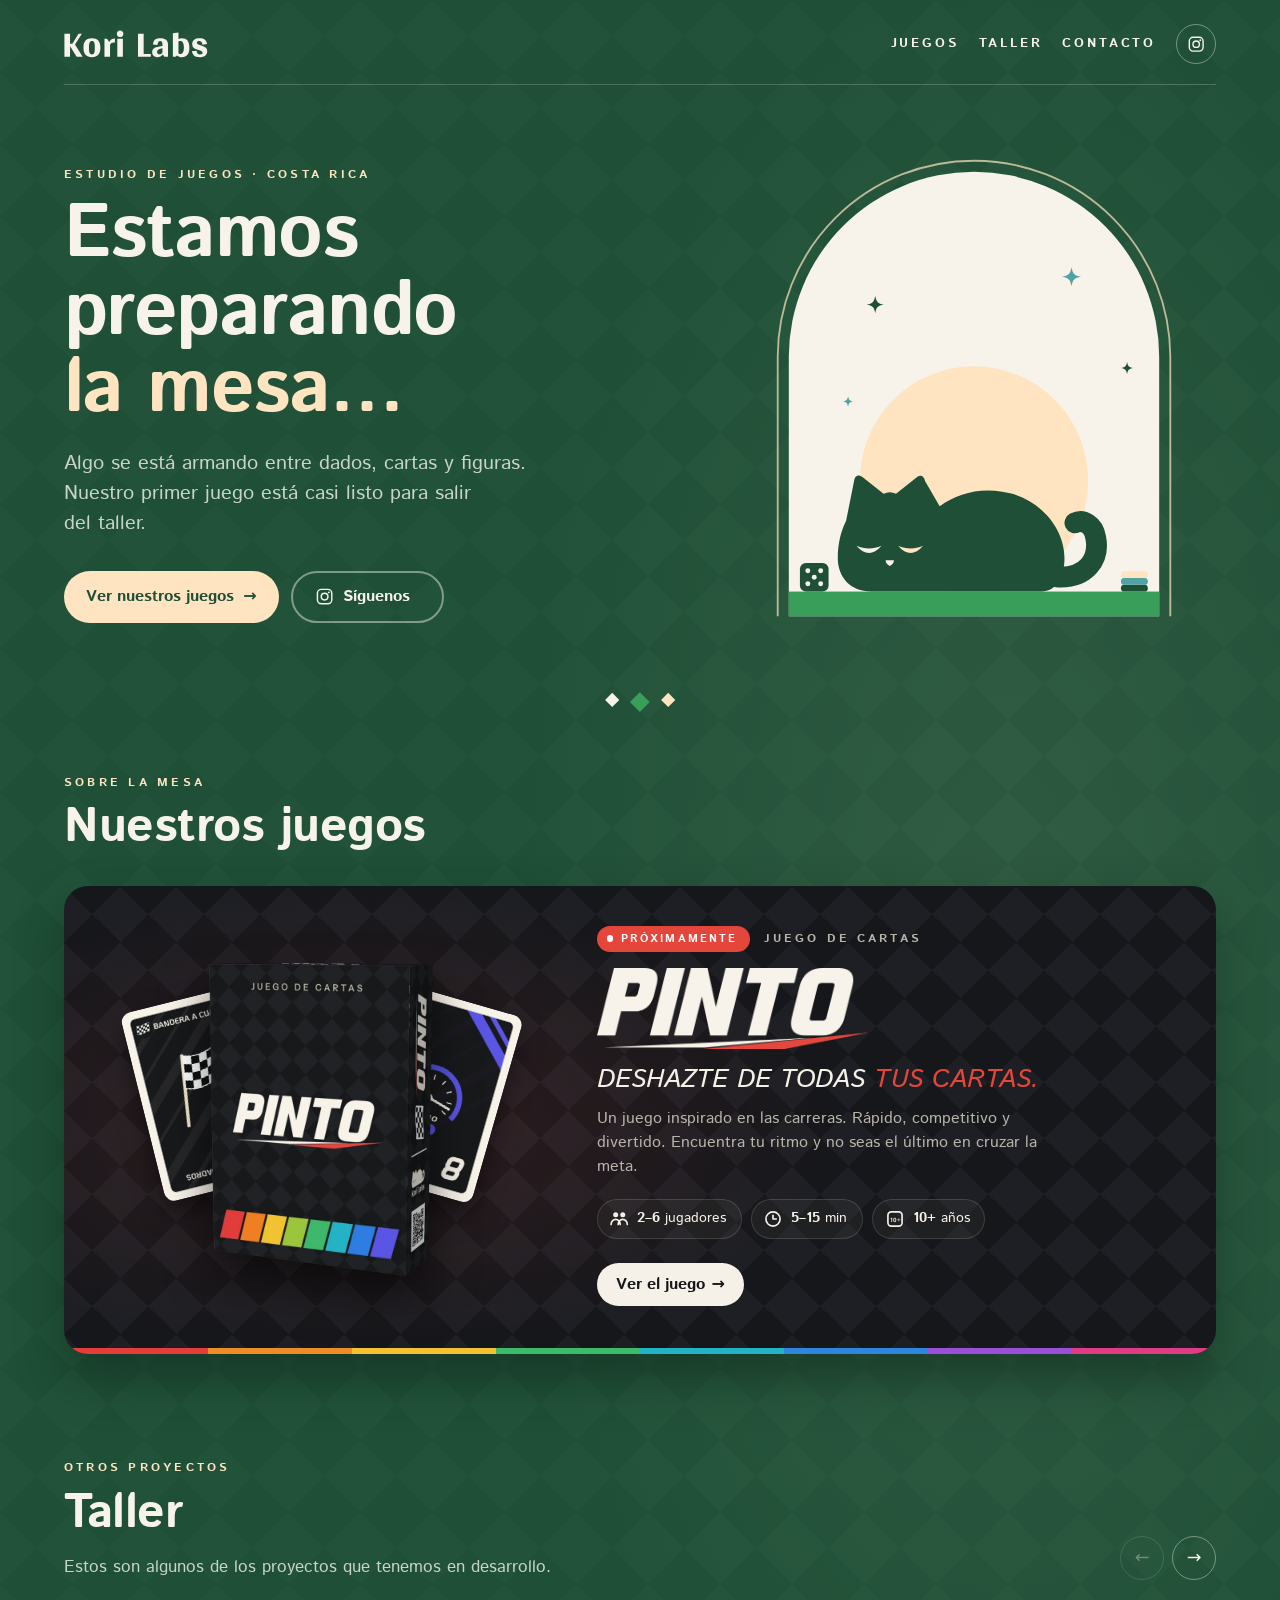
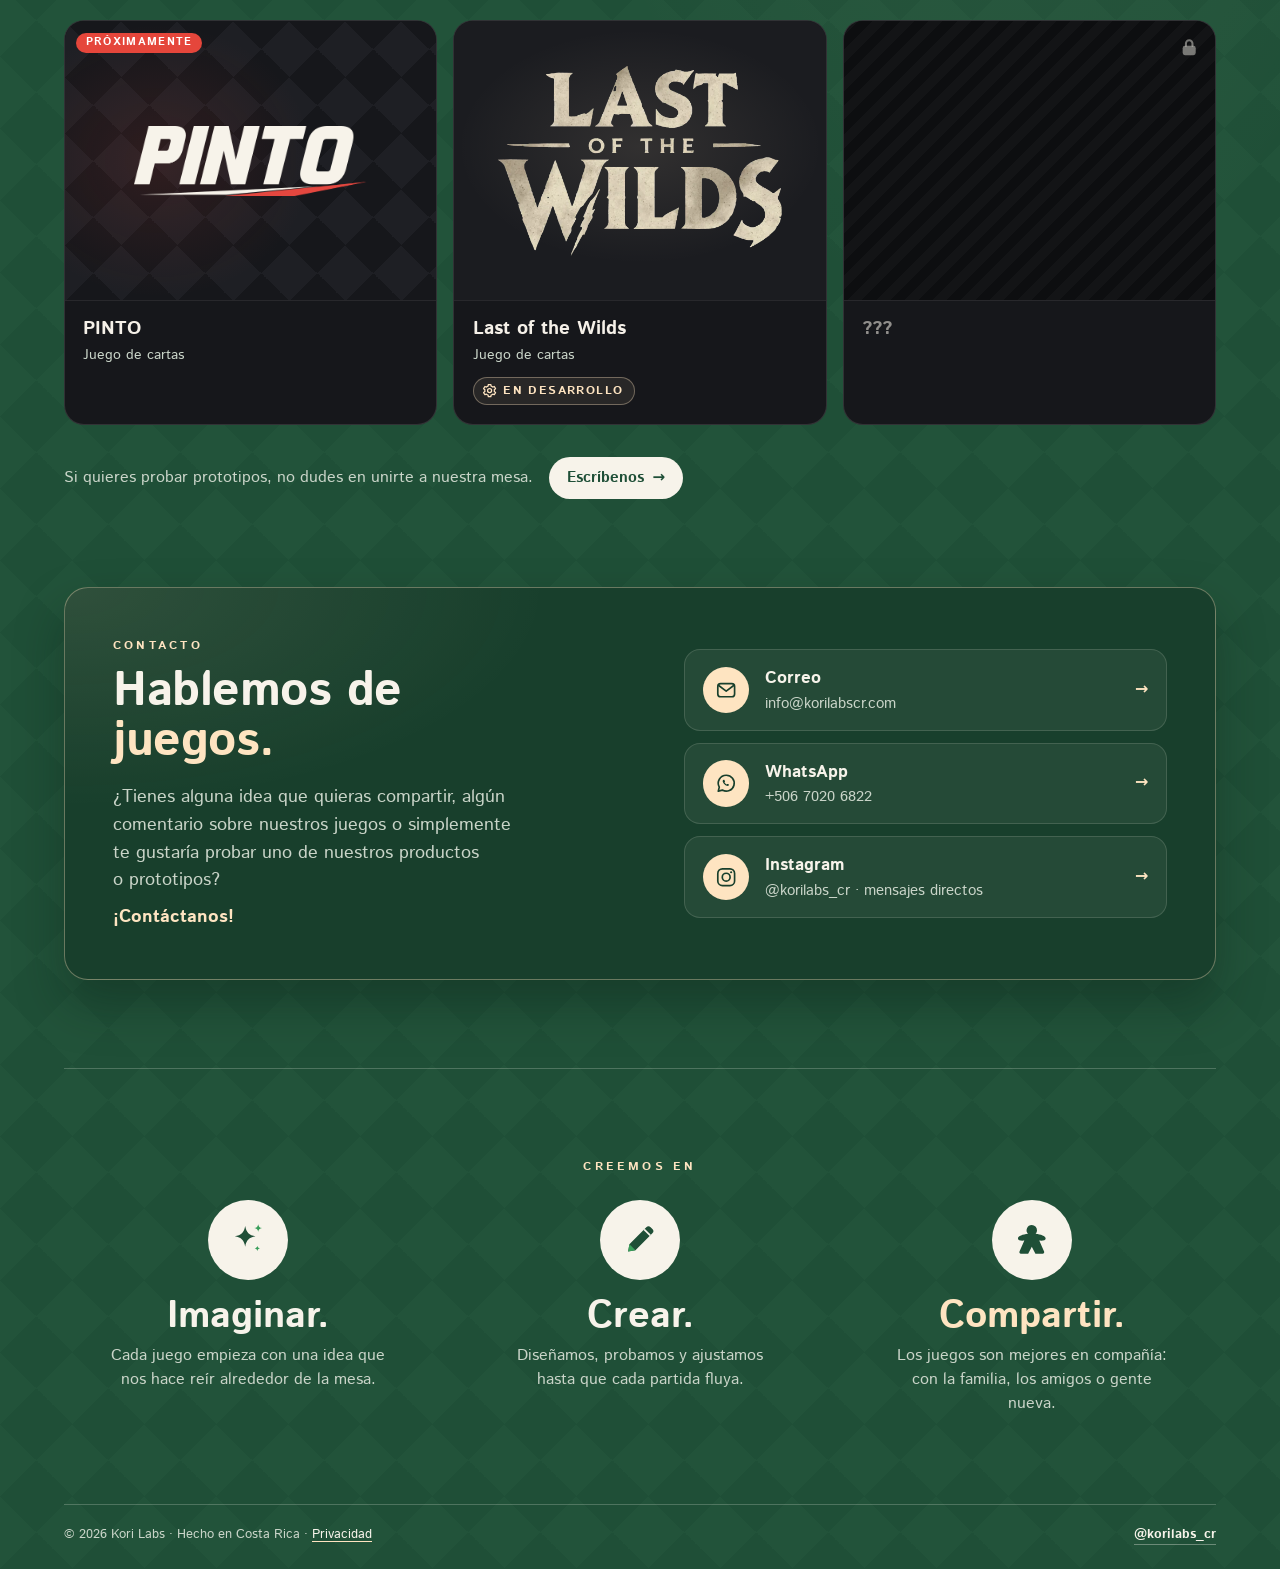
<file: index.html>
<!doctype html>
<html lang="es">
<head>
  <meta charset="utf-8">
  <meta name="viewport" content="width=device-width, initial-scale=1">
  <title>Kori Labs · Estudio de juegos de mesa</title>
  <meta name="description" content="Kori Labs es un estudio creativo de juegos de mesa y videojuegos en Costa Rica. Nuestro primer juego, PINTO, está casi listo para salir del taller.">
  <meta name="theme-color" content="#1F4F37">
  <meta name="color-scheme" content="dark">
  <meta property="og:type" content="website">
  <meta property="og:title" content="Kori Labs · Estamos preparando la mesa">
  <meta property="og:description" content="Imaginar, crear, compartir. Nuestro primer juego, PINTO, está casi listo para salir del taller.">
  <meta property="og:url" content="https://korilabscr.com/">
  <meta property="og:site_name" content="Kori Labs">
  <meta property="og:image" content="https://korilabscr.com/assets/og-korilabs.jpg">
  <meta property="og:image:width" content="1200">
  <meta property="og:image:height" content="630">
  <meta property="og:image:alt" content="Kori Labs: el gato de la marca dormido junto a dados y cartas, con el texto Estamos preparando la mesa.">
  <meta property="og:locale" content="es_CR">
  <meta name="twitter:card" content="summary_large_image">
  <link rel="canonical" href="https://korilabscr.com/">
  <link rel="icon" href="favicon.ico" sizes="32x32">
  <link rel="icon" href="assets/favicon.svg?v=2" type="image/svg+xml">
  <link rel="apple-touch-icon" href="assets/apple-touch-icon.png">

  <!-- Tipografía de la marca (Istok Web). Si prefieres alojarla en el sitio, ver README. -->
  <link rel="preconnect" href="https://fonts.googleapis.com">
  <link rel="preconnect" href="https://fonts.gstatic.com" crossorigin>
  <link rel="stylesheet" href="https://fonts.googleapis.com/css2?family=Istok+Web:wght@400;700&amp;display=swap">

  <link rel="stylesheet" href="css/styles.css?v=2">
  <link rel="stylesheet" href="css/home.css?v=15">

</head>
<body class="home">

  <!-- Iconos. Para una red social nueva, añade aquí un <symbol> (ver README). -->
  <svg width="0" height="0" style="position:absolute" aria-hidden="true" focusable="false">
    <symbol id="icon-mail" viewBox="0 0 24 24">
      <rect x="3" y="5" width="18" height="14" rx="3" fill="none" stroke="currentColor" stroke-width="1.8"/>
      <path d="M4 7l8 6 8-6" fill="none" stroke="currentColor" stroke-width="1.8" stroke-linecap="round" stroke-linejoin="round"/>
    </symbol>
    <symbol id="icon-chat" viewBox="0 0 24 24">
      <path d="M12 3.5a8.5 8.5 0 0 0-7.4 12.7L3.5 20.5l4.4-1.1A8.5 8.5 0 1 0 12 3.5Z" fill="none" stroke="currentColor" stroke-width="1.8" stroke-linejoin="round"/>
      <path d="M9.2 8.6c.3-.4.7-.4.9 0l.6 1.3c.1.3 0 .6-.2.8l-.4.4c.5 1 1.3 1.8 2.3 2.3l.4-.4c.2-.2.5-.3.8-.2l1.3.6c.4.2.4.6 0 .9-.6.6-1.5.8-2.3.5-1.9-.8-3.4-2.3-4.2-4.2-.3-.8-.1-1.7.5-2.3Z" fill="currentColor"/>
    </symbol>
    <symbol id="icon-instagram" viewBox="0 0 24 24">
      <rect x="3" y="3" width="18" height="18" rx="5" fill="none" stroke="currentColor" stroke-width="1.8"/>
      <circle cx="12" cy="12" r="4.2" fill="none" stroke="currentColor" stroke-width="1.8"/>
      <circle cx="17.3" cy="6.7" r="1.2" fill="currentColor"/>
    </symbol>
    <!-- Íconos de datos del juego: los mismos que en juegos/pinto/index.html -->
    <symbol id="icon-players" viewBox="0 0 24 24">
      <circle cx="8" cy="7" r="3" fill="currentColor"/><circle cx="16.5" cy="7" r="3" fill="currentColor"/>
      <path d="M2.5 18.5c0-3.3 2.5-6 5.5-6s5.5 2.7 5.5 6M11 18.5c0-3.3 2.5-6 5.5-6s5.5 2.7 5.5 6" fill="none" stroke="currentColor" stroke-width="2" stroke-linecap="round"/>
    </symbol>
    <symbol id="icon-clock" viewBox="0 0 24 24">
      <circle cx="12" cy="12" r="8.5" fill="none" stroke="currentColor" stroke-width="2"/>
      <path d="M12 7.5V12h4" fill="none" stroke="currentColor" stroke-width="2" stroke-linecap="round" stroke-linejoin="round"/>
    </symbol>
    <symbol id="icon-age" viewBox="0 0 24 24">
      <rect x="3.5" y="3.5" width="17" height="17" rx="4" fill="none" stroke="currentColor" stroke-width="2"/>
      <text x="12" y="16" text-anchor="middle" font-size="7.5" font-weight="700" font-family="Poppins, 'Istok Web', sans-serif" fill="currentColor">10+</text>
    </symbol>
    <symbol id="icon-imaginar" viewBox="0 0 48 48">
      <path d="M21 8c1.4 7.6 4.4 10.6 12 12-7.6 1.4-10.6 4.4-12 12-1.4-7.6-4.4-10.6-12-12 7.6-1.4 10.6-4.4 12-12Z" fill="currentColor"/>
      <path d="M36 6c.5 2.8 1.6 3.9 4.4 4.4-2.8.5-3.9 1.6-4.4 4.4-.5-2.8-1.6-3.9-4.4-4.4 2.8-.5 3.9-1.6 4.4-4.4ZM35 31c.4 2 1.1 2.7 3.1 3.1-2 .4-2.7 1.1-3.1 3.1-.4-2-1.1-2.7-3.1-3.1 2-.4 2.7-1.1 3.1-3.1Z" fill="var(--kori)"/>
    </symbol>
    <symbol id="icon-crear" viewBox="0 0 48 48">
      <path d="M31.5 9.5a3.5 3.5 0 0 1 5 0l2 2a3.5 3.5 0 0 1 0 5L19 36l-8.5 1.5L12 29Z" fill="currentColor"/>
      <path d="M12 29l7 7-8.5 1.5Z" fill="var(--kori)"/>
      <path d="M29 12l7 7" stroke="var(--cream)" stroke-width="2"/>
    </symbol>
    <symbol id="icon-compartir" viewBox="0 0 48 48">
      <path d="M24 7a6 6 0 0 1 6 6c0 1.6-.6 3-1.6 4.1 5.9.7 11.6 2.6 11.6 5.4 0 2.1-3.4 2.9-7.4 2.4l5.6 12.6c.5 1.2-.3 2.5-1.6 2.5h-8.4L24 32l-4.2 8H11.4c-1.3 0-2.1-1.3-1.6-2.5l5.6-12.6c-4 .5-7.4-.3-7.4-2.4 0-2.8 5.7-4.7 11.6-5.4A6 6 0 0 1 24 7Z" fill="currentColor"/>
    </symbol>
  </svg>

  <div class="page">
    <header class="site-header">
      <a class="home-mark" href="./" aria-label="Kori Labs, inicio">
        <svg class="wordmark" viewBox="100 113 196 38" aria-hidden="true" focusable="false">
          <path d="M108.185 135.302V149.334H100.525V118.153H108.185V131.574H111.37L119.776 118.153H124.25L114.963 132.727L125.266 149.334H117.2L108.456 135.302H108.185ZM149.529 137.133C149.529 145.674 145.688 149.944 138.006 149.944C130.278 149.944 126.415 145.674 126.415 137.133C126.415 128.592 130.278 124.321 138.006 124.321C145.688 124.321 149.529 128.592 149.529 137.133ZM133.939 137.133C133.939 140.296 134.21 142.601 134.752 144.047C135.294 145.493 136.379 146.216 138.006 146.216C139.587 146.216 140.649 145.493 141.192 144.047C141.689 142.555 141.937 140.251 141.937 137.133C141.937 133.969 141.689 131.642 141.192 130.151C140.649 128.75 139.587 128.049 138.006 128.049C136.379 128.049 135.294 128.772 134.752 130.219C134.21 131.619 133.939 133.924 133.939 137.133ZM161.571 129.202C163.424 126.219 166 124.728 169.298 124.728V130.083C166.813 130.083 165.073 130.422 164.079 131.1C163.13 131.778 162.655 132.817 162.655 134.218V149.334H155.064V124.931H158.521L161.571 129.202ZM176.419 122.694C175.154 122.694 174.069 122.265 173.165 121.407C172.307 120.503 171.877 119.418 171.877 118.153C171.877 116.933 172.307 115.893 173.165 115.035C174.024 114.131 175.086 113.679 176.351 113.679C177.617 113.679 178.679 114.108 179.537 114.967C180.396 115.826 180.825 116.91 180.825 118.221C180.825 119.486 180.396 120.548 179.537 121.407C178.679 122.265 177.639 122.694 176.419 122.694ZM172.555 149.334V124.931H180.147V149.334H172.555ZM218.169 149.334H200.748V118.153H208.408V145.674H218.169V149.334ZM234.644 146.487C232.746 148.792 230.215 149.944 227.052 149.944C224.928 149.944 223.211 149.334 221.9 148.114C220.635 146.849 220.002 145.154 220.002 143.03C220.002 140.906 220.748 139.302 222.239 138.217C223.731 137.087 226.261 136.206 229.831 135.574L234.034 134.76V132.32C234.034 129.473 233.017 128.049 230.984 128.049C228.769 128.049 227.549 129.88 227.323 133.54L221.087 132.794C221.358 129.902 222.239 127.778 223.731 126.423C225.222 125.022 227.707 124.321 231.187 124.321C238.101 124.321 241.558 127.146 241.558 132.794V149.334H236.542L234.644 146.487ZM226.713 142.827C226.713 144.951 227.866 146.013 230.17 146.013C231.39 146.013 232.678 145.289 234.034 143.843V137.811L230.984 138.421C228.137 139.008 226.713 140.477 226.713 142.827ZM255.81 125.202C257.301 124.615 258.838 124.321 260.42 124.321C267.288 124.321 270.723 128.592 270.723 137.133C270.723 145.674 267.288 149.944 260.42 149.944C257.934 149.944 255.697 149.153 253.709 147.572L251.743 149.334H248.218V117.407L255.81 116.458V125.202ZM255.81 145.131C256.669 145.493 257.437 145.674 258.115 145.674C261.504 145.674 263.199 142.827 263.199 137.133C263.199 134.06 262.815 131.778 262.046 130.286C261.278 128.795 259.99 128.049 258.183 128.049C257.595 128.049 256.804 128.162 255.81 128.388V145.131ZM287.786 134.489C290.136 135.167 291.921 136.093 293.141 137.268C294.361 138.443 294.971 140.16 294.971 142.42C294.971 144.725 294.022 146.555 292.124 147.91C290.271 149.266 287.741 149.944 284.532 149.944C281.324 149.944 278.883 149.289 277.211 147.978C275.584 146.623 274.568 144.634 274.161 142.013L280.397 141.132C280.533 142.714 281.007 143.956 281.821 144.86C282.634 145.764 283.696 146.216 285.007 146.216C287.402 146.216 288.599 145.448 288.599 143.911C288.599 142.42 286.882 141.2 283.447 140.251L281.278 139.573C279.019 138.94 277.324 138.036 276.194 136.862C275.11 135.641 274.568 133.879 274.568 131.574C274.568 129.315 275.471 127.552 277.279 126.287C279.132 124.977 281.595 124.321 284.668 124.321C287.741 124.321 290.09 124.977 291.717 126.287C293.344 127.598 294.361 129.541 294.768 132.117L288.464 132.93C288.192 129.676 286.814 128.049 284.329 128.049C282.069 128.049 280.939 128.772 280.939 130.219C280.939 131.077 281.346 131.778 282.16 132.32C282.973 132.817 284.171 133.292 285.752 133.743L287.786 134.489Z" fill="currentColor"/>
        </svg>
      </a>
      <nav class="site-nav" aria-label="Principal">
        <a class="site-nav__link" href="#juegos">Juegos</a>
        <a class="site-nav__link" href="#taller">Taller</a>
        <a class="site-nav__link" href="#contacto">Contacto</a>
        <a class="site-nav__icon" href="https://www.instagram.com/korilabs_cr/" target="_blank" rel="noopener noreferrer">
          <svg aria-hidden="true" focusable="false"><use href="#icon-instagram"/></svg>
          <span class="visually-hidden">Instagram de Kori Labs (se abre en una pestaña nueva)</span>
        </a>
      </nav>
    </header>

    <main>
      <!-- Portada -->
      <section class="h-hero" aria-labelledby="h-title">
        <div class="h-hero__copy">
          <p class="h-eyebrow">Estudio de juegos · Costa Rica</p>
          <h1 class="h-hero__title" id="h-title">Estamos preparando <span class="accent">la mesa…</span></h1>
          <p class="h-hero__lead">Algo se está armando entre dados, cartas y figuras. Nuestro primer juego está casi listo para salir del taller.</p>
          <div class="h-actions">
            <a class="h-btn h-btn--primary" href="#juegos">Ver nuestros juegos <span aria-hidden="true">→</span></a>
            <a class="h-btn h-btn--ghost" href="https://www.instagram.com/korilabs_cr/" target="_blank" rel="noopener noreferrer">
              <svg aria-hidden="true" focusable="false"><use href="#icon-instagram"/></svg>
              Síguenos<span class="visually-hidden"> en Instagram (se abre en una pestaña nueva)</span>
            </a>
          </div>
        </div>

        <figure class="h-hero__art">
          <svg class="scene" viewBox="-24 -24 648 768" aria-hidden="true" focusable="false">
            <path d="M-18 720V300A318 318 0 0 1 618 300V720" fill="none" stroke="#FEE4C1" stroke-opacity=".7" stroke-width="3"/>
            <path d="M0 720V300A300 300 0 0 1 600 300V720Z" fill="#F7F3EA"/>
            <circle cx="300" cy="500" r="185" fill="#FEE4C1"/>
            <rect x="0" y="680" width="600" height="40" fill="#399E5A"/>
            <g fill="#1F4F37"><path transform="translate(140 215)" d="M0-14C2-4 4-2 14 0C4 2 2 4 0 14C-2 4 -4 2 -14 0C-4-2 -2-4 0-14Z"/><path transform="translate(548 318) scale(.7)" d="M0-14C2-4 4-2 14 0C4 2 2 4 0 14C-2 4 -4 2 -14 0C-4-2 -2-4 0-14Z"/></g>
            <g fill="#51A3A3"><path transform="translate(458 170) scale(1.1)" d="M0-14C2-4 4-2 14 0C4 2 2 4 0 14C-2 4 -4 2 -14 0C-4-2 -2-4 0-14Z"/><path transform="translate(96 372) scale(.6)" d="M0-14C2-4 4-2 14 0C4 2 2 4 0 14C-2 4 -4 2 -14 0C-4-2 -2-4 0-14Z"/></g>
            <g class="zzz" fill="#399E5A" font-weight="700"><text class="z1" x="176" y="466" font-size="34">z</text><text class="z2" x="206" y="420" font-size="46">z</text><text class="z3" x="244" y="358" font-size="60">z</text></g>
            <g transform="translate(-134.06 441.39) scale(2.2)"><path fill-rule="evenodd" clip-rule="evenodd" d="M121.504 108.457C106.189 108.457 97 97.7367 97 83.9533C97 73.2329 99.2972 64.0439 103.126 56.3865L109.252 25.7567C110.273 22.6937 112.315 22.1832 115.378 24.2252L130.693 36.4771C133.756 34.9456 136.819 34.9456 139.882 36.4771L155.197 24.2252C158.26 22.1832 160.302 23.2042 161.323 27.2882L172.043 45.6661C184.295 36.4771 201.141 31.8826 217.988 34.9456C242.492 38.0086 263.932 59.4495 263.932 83.9533C263.932 97.7367 257.807 108.457 247.086 108.457H121.504ZM110.783 74.7644C116.909 81.9113 123.035 81.9113 129.161 74.7644C123.035 77.3169 116.909 77.3169 110.783 74.7644ZM141.413 74.7644C147.539 81.9113 153.665 81.9113 159.791 74.7644C153.665 77.3169 147.539 77.3169 141.413 74.7644ZM132.224 85.4848H138.35C138.35 87.2716 137.329 88.6754 135.287 89.6964C133.245 88.6754 132.224 87.2716 132.224 85.4848Z" fill="#1F4F37"/><path d="M257.808 97.7371C280.78 99.2686 289.969 83.9537 286.906 68.6388C285.374 59.4499 277.717 54.8554 271.591 57.9184" fill="none" stroke="#1F4F37" stroke-width="15.3149" stroke-linecap="round"/><g class="eyes-open"><ellipse cx="120" cy="77.5" rx="11" ry="6.8" fill="#1F4F37"/><ellipse cx="150.6" cy="77.5" rx="11" ry="6.8" fill="#1F4F37"/></g><g class="eyes-lids eyes-open"><ellipse cx="120" cy="77.5" rx="4.6" ry="7.6" fill="#F7F3EA"/><ellipse cx="150.6" cy="77.5" rx="4.6" ry="7.6" fill="#F7F3EA"/></g></g>
            <g transform="translate(18 680) scale(.8)"><rect y="-58" width="58" height="58" rx="12" fill="#1F4F37"/><g fill="#F7F3EA"><circle cx="16" cy="-42" r="5"/><circle cx="42" cy="-42" r="5"/><circle cx="29" cy="-29" r="5"/><circle cx="16" cy="-16" r="5"/><circle cx="42" cy="-16" r="5"/></g></g>
            <g transform="translate(538 680) scale(.78)"><rect y="-14" width="56" height="14" rx="7" fill="#1F4F37"/><rect y="-28" width="56" height="14" rx="7" fill="#51A3A3"/><rect y="-42" width="56" height="14" rx="7" fill="#FEE4C1"/></g>
          </svg>
        </figure>
      </section>

      <div class="h-diamonds" aria-hidden="true"><i></i><i></i><i></i></div>

      <!-- Juegos -->
      <section class="h-section h-games" id="juegos" aria-labelledby="juegos-title">
        <header class="h-section__head">
          <p class="h-eyebrow">Sobre la mesa</p>
          <h2 class="h-h2" id="juegos-title">Nuestros juegos</h2>
        </header>

        <a class="h-game" href="juegos/pinto/" aria-labelledby="pinto-name">
          <div class="h-game__art">
            <img class="h-game__card h-game__card--a" src="juegos/pinto/img/cartas/ritmo-8.webp?v=7" width="660" height="922" alt="" loading="lazy">
            <img class="h-game__card h-game__card--b" src="juegos/pinto/img/cartas/bandera-a-cuadros.webp?v=7" width="660" height="922" alt="" loading="lazy">
            <img class="h-game__box" src="assets/pinto-caja.webp?v=2" width="560" height="798" alt="Caja del juego PINTO" loading="lazy">
          </div>
          <div class="h-game__copy">
            <p class="h-game__status"><span class="h-soon">Próximamente</span> Juego de cartas</p>
            <h3 class="h-game__name" id="pinto-name">
              <img src="juegos/pinto/img/logo-pinto.webp" width="584" height="175" alt="PINTO">
            </h3>
            <p class="h-game__tag">Deshazte de todas <span>tus cartas.</span></p>
            <p class="h-game__text">Un juego inspirado en las carreras. Rápido, competitivo y divertido. Encuentra tu ritmo y no seas el último en cruzar la meta.</p>
            <!-- Mismos datos, íconos y orden que en juegos/pinto/ (allá se suma "54 cartas") -->
            <ul class="h-game__facts" aria-label="Datos del juego">
              <li><svg aria-hidden="true" focusable="false"><use href="#icon-players"/></svg><span><strong>2–6</strong> jugadores</span></li>
              <li><svg aria-hidden="true" focusable="false"><use href="#icon-clock"/></svg><span><strong>5–15</strong> min</span></li>
              <li><svg aria-hidden="true" focusable="false"><use href="#icon-age"/></svg><span><strong>10+</strong> años</span></li>
            </ul>
            <span class="h-game__link">Ver el juego <span aria-hidden="true">→</span></span>
          </div>
          <span class="h-game__rainbow" aria-hidden="true"><i></i><i></i><i></i><i></i><i></i><i></i><i></i><i></i></span>
        </a>

      </section>

      <!-- Taller: games in development. Locked items are still too early to show. -->
      <section class="h-section h-lab" id="taller" aria-labelledby="taller-title">
        <header class="h-section__head h-lab__head">
          <div>
            <p class="h-eyebrow">Otros proyectos</p>
            <h2 class="h-h2" id="taller-title">Taller</h2>
            <p class="h-lab__lead">Estos son algunos de los proyectos que tenemos en desarrollo.</p>
          </div>
          <div class="h-lab__nav" data-lab-nav hidden>
            <button class="h-lab__btn" type="button" data-lab-prev aria-label="Anterior"><span aria-hidden="true">←</span></button>
            <button class="h-lab__btn" type="button" data-lab-next aria-label="Siguiente"><span aria-hidden="true">→</span></button>
          </div>
        </header>

        <div class="h-lab__track" data-lab-track tabindex="0" role="region" aria-label="Juegos en desarrollo">
          <ul class="h-lab__list">
            <li class="h-lab__item">
              <a class="h-lab__link" href="taller/pinto/">
                <div class="h-lab__art h-lab__art--pinto">
                  <img src="assets/taller/pinto-logo.webp" width="584" height="175" alt="PINTO" loading="lazy">
                  <span class="h-lab__badge">Próximamente</span>
                </div>
                <div class="h-lab__info">
                  <h3 class="h-lab__name">PINTO</h3>
                  <p class="h-lab__type">Juego de cartas</p>
                </div>
              </a>
            </li>
            <li class="h-lab__item">
              <div class="h-lab__art h-lab__art--wilds">
                <img src="assets/taller/last-of-the-wilds.webp" width="526" height="351" alt="Last of the Wilds" loading="lazy">
              </div>
              <div class="h-lab__info">
                <h3 class="h-lab__name">Last of the Wilds</h3>
                <p class="h-lab__type">Juego de cartas</p>
                <p class="h-lab__status"><svg aria-hidden="true" focusable="false" viewBox="0 0 24 24"><path d="M12 15.2a3.2 3.2 0 1 0 0-6.4 3.2 3.2 0 0 0 0 6.4Z" fill="none" stroke="currentColor" stroke-width="2"/><path d="M19.4 13.5a7.6 7.6 0 0 0 0-3l2-1.6-2-3.4-2.4.9a7.5 7.5 0 0 0-2.6-1.5L14 2.4h-4l-.4 2.5A7.5 7.5 0 0 0 7 6.4l-2.4-.9-2 3.4 2 1.6a7.6 7.6 0 0 0 0 3l-2 1.6 2 3.4 2.4-.9a7.5 7.5 0 0 0 2.6 1.5l.4 2.5h4l.4-2.5a7.5 7.5 0 0 0 2.6-1.5l2.4.9 2-3.4Z" fill="none" stroke="currentColor" stroke-width="2" stroke-linejoin="round"/></svg>En desarrollo</p>
              </div>
            </li>
            <li class="h-lab__item h-lab__item--locked">
              <div class="h-lab__art">
                <svg class="h-lab__lock" viewBox="0 0 24 24" aria-hidden="true" focusable="false"><rect x="5" y="10.5" width="14" height="10" rx="2.5" fill="currentColor"/><path d="M8.5 10.5V8a3.5 3.5 0 0 1 7 0v2.5" fill="none" stroke="currentColor" stroke-width="2.2" stroke-linecap="round"/></svg>
              </div>
              <div class="h-lab__info">
                <h3 class="h-lab__name">???</h3>
              </div>
            </li>
            <li class="h-lab__item h-lab__item--locked">
              <div class="h-lab__art">
                <svg class="h-lab__lock" viewBox="0 0 24 24" aria-hidden="true" focusable="false"><rect x="5" y="10.5" width="14" height="10" rx="2.5" fill="currentColor"/><path d="M8.5 10.5V8a3.5 3.5 0 0 1 7 0v2.5" fill="none" stroke="currentColor" stroke-width="2.2" stroke-linecap="round"/></svg>
              </div>
              <div class="h-lab__info">
                <h3 class="h-lab__name">???</h3>
              </div>
            </li>
          </ul>
        </div>
        <p class="h-lab__note">Si quieres probar prototipos, no dudes en unirte a nuestra mesa. <a class="h-btn h-btn--small" href="#contacto">Escríbenos <span aria-hidden="true">→</span></a></p>
      </section>



      <!-- Contacto (replaced the newsletter, Nov 2026): email + Instagram -->
      <section class="h-section h-contact" id="contacto" aria-labelledby="contact-title">
        <div class="h-contact__card">
          <div class="h-contact__copy">
            <p class="h-eyebrow">Contacto</p>
            <h2 class="h-h2" id="contact-title">Hablemos de <span class="accent">juegos.</span></h2>
            <p class="h-contact__lead">¿Tienes alguna idea que quieras compartir, algún comentario sobre nuestros juegos o simplemente te gustaría probar uno de nuestros productos o prototipos?</p>
            <p class="h-contact__lead h-contact__cta">¡Contáctanos!</p>
          </div>
          <ul class="h-contact__list">
            <li>
              <a class="h-contact__item" href="mailto:info@korilabscr.com">
                <span class="h-contact__icon" aria-hidden="true"><svg focusable="false"><use href="#icon-mail"/></svg></span>
                <span class="h-contact__txt"><b>Correo</b><span>info@korilabscr.com</span></span>
                <span class="h-contact__arrow" aria-hidden="true">→</span>
              </a>
            </li>
            <li>
              <a class="h-contact__item" href="https://wa.me/50670206822" target="_blank" rel="noopener noreferrer">
                <span class="h-contact__icon" aria-hidden="true"><svg focusable="false"><use href="#icon-chat"/></svg></span>
                <span class="h-contact__txt"><b>WhatsApp</b><span>+506 7020 6822</span></span>
                <span class="h-contact__arrow" aria-hidden="true">→</span>
                <span class="visually-hidden"> (se abre en una pestaña nueva)</span>
              </a>
            </li>
            <li>
              <a class="h-contact__item" href="https://www.instagram.com/korilabs_cr/" target="_blank" rel="noopener noreferrer">
                <span class="h-contact__icon" aria-hidden="true"><svg focusable="false"><use href="#icon-instagram"/></svg></span>
                <span class="h-contact__txt"><b>Instagram</b><span>@korilabs_cr · mensajes directos</span></span>
                <span class="h-contact__arrow" aria-hidden="true">→</span>
                <span class="visually-hidden"> (se abre en una pestaña nueva)</span>
              </a>
            </li>
          </ul>
        </div>
      </section>

      <!-- Valores -->
      <section class="h-section h-values" aria-labelledby="valores-title">
        <header class="h-section__head h-section__head--center">
          <p class="h-eyebrow">Creemos en</p>
          <h2 class="visually-hidden" id="valores-title">Lo que creemos</h2>
        </header>
        <ul class="h-values__list">
          <li>
            <span class="h-values__icon"><svg aria-hidden="true" focusable="false"><use href="#icon-imaginar"/></svg></span>
            <h3>Imaginar.</h3>
            <p>Cada juego empieza con una idea que nos hace reír alrededor de la mesa.</p>
          </li>
          <li>
            <span class="h-values__icon"><svg aria-hidden="true" focusable="false"><use href="#icon-crear"/></svg></span>
            <h3>Crear.</h3>
            <p>Diseñamos, probamos y ajustamos hasta que cada partida fluya.</p>
          </li>
          <li>
            <span class="h-values__icon"><svg aria-hidden="true" focusable="false"><use href="#icon-compartir"/></svg></span>
            <h3 class="accent-inline">Compartir.</h3>
            <p>Los juegos son mejores en compañía: con la familia, los amigos o gente nueva.</p>
          </li>
        </ul>
      </section>
    </main>

    <footer class="site-footer h-footer">
      <p>© 2026 Kori Labs · Hecho en Costa Rica · <a class="h-footer__link" href="privacidad/">Privacidad</a></p>
      <a class="h-footer__ig" href="https://www.instagram.com/korilabs_cr/" target="_blank" rel="noopener noreferrer">@korilabs_cr<span class="visually-hidden"> (se abre en una pestaña nueva)</span></a>
    </footer>
  </div>

  <script>
    /* Workshop carousel: arrow buttons scroll the track by one card. */
    (function () {
      var track = document.querySelector('[data-lab-track]');
      var nav = document.querySelector('[data-lab-nav]');
      if (!track || !nav) return;
      var prev = nav.querySelector('[data-lab-prev]');
      var next = nav.querySelector('[data-lab-next]');
      function step() {
        var item = track.querySelector('.h-lab__item');
        return item ? item.getBoundingClientRect().width + 16 : 280;
      }
      function update() {
        var max = track.scrollWidth - track.clientWidth - 2;
        nav.hidden = max <= 0;
        prev.disabled = track.scrollLeft <= 2;
        next.disabled = track.scrollLeft >= max;
      }
      prev.addEventListener('click', function () { track.scrollBy({ left: -step(), behavior: 'smooth' }); });
      next.addEventListener('click', function () { track.scrollBy({ left: step(), behavior: 'smooth' }); });
      track.addEventListener('scroll', update, { passive: true });
      window.addEventListener('resize', update);
      update();
    })();
  </script>
</body>
</html>
</file>
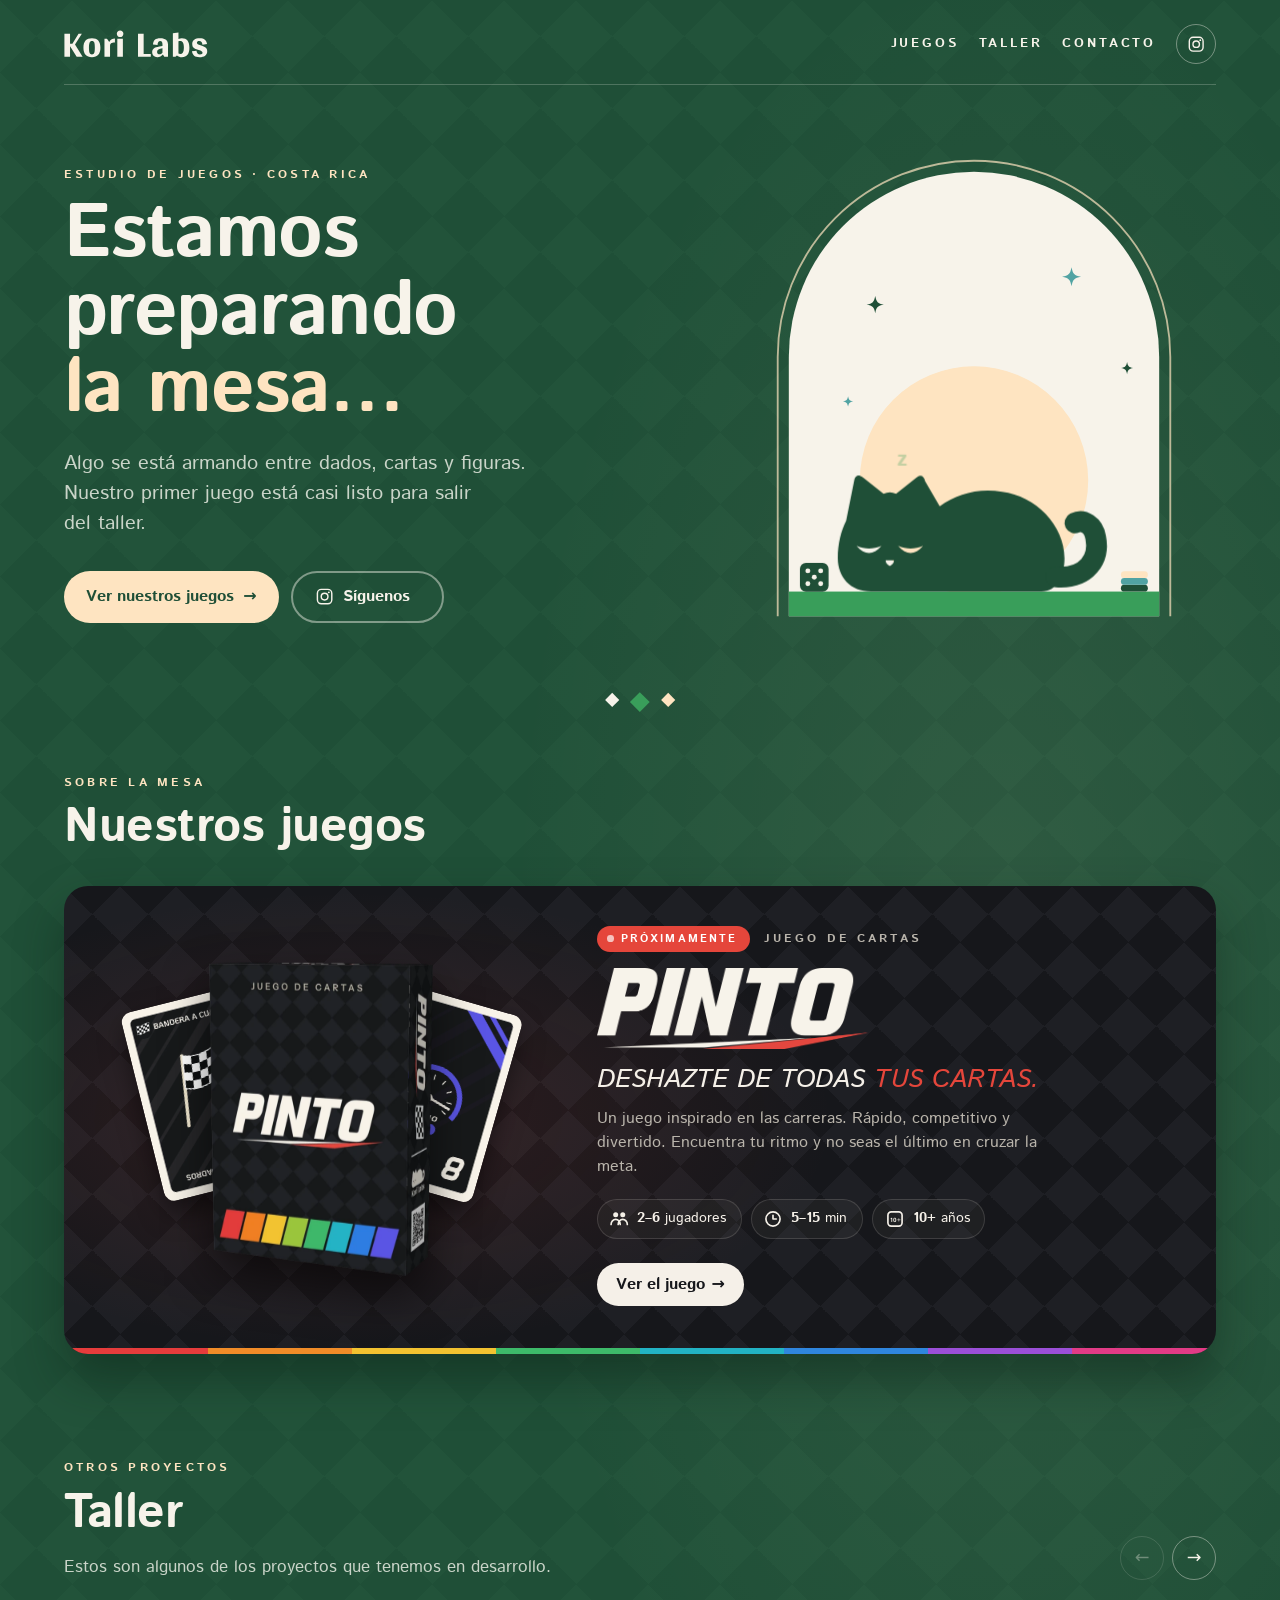
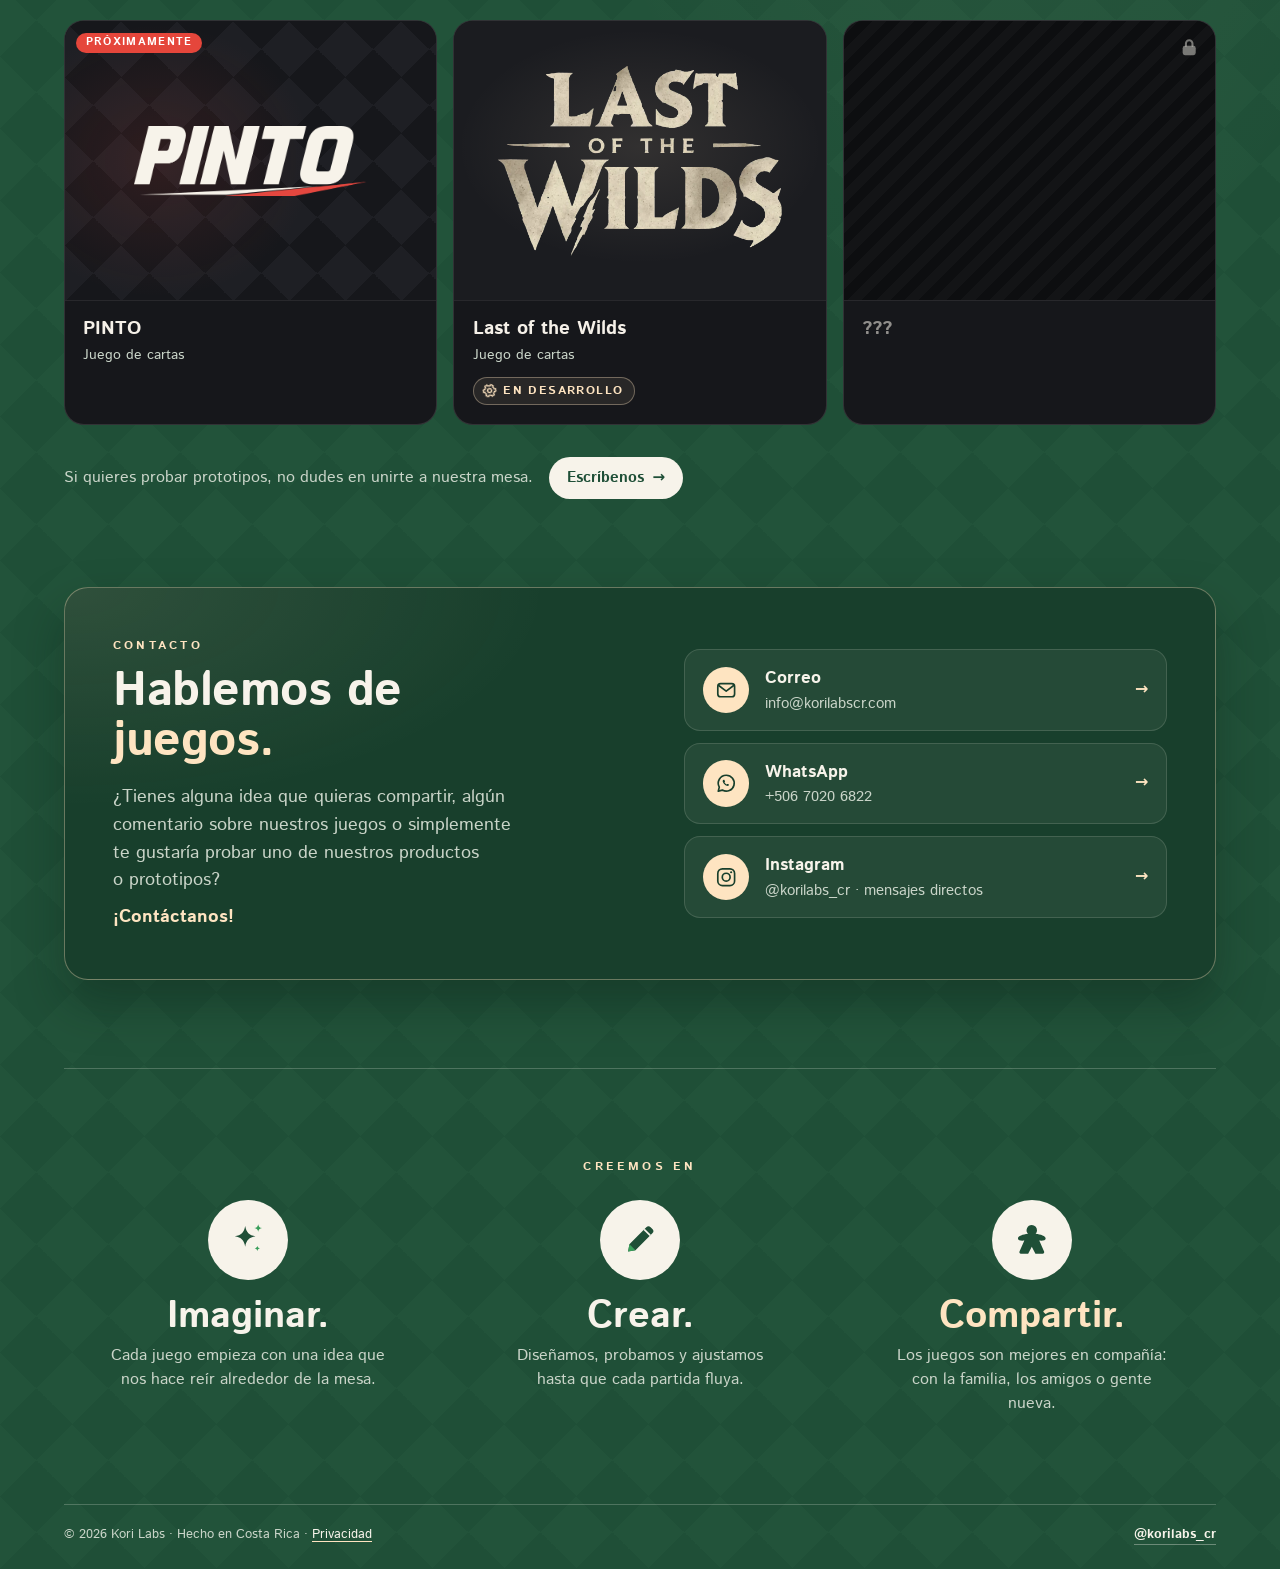
<file: juegos/index.html>
<!doctype html>
<html lang="es">
<head>
  <meta charset="utf-8">
  <meta name="viewport" content="width=device-width, initial-scale=1">
  <title>Juegos · Kori Labs</title>
  <!-- Los juegos se listan en la portada (sección #juegos). Esta ruta solo redirige allá,
       para que los enlaces viejos a /juegos/ sigan funcionando. -->
  <meta http-equiv="refresh" content="0; url=../#juegos">
  <link rel="canonical" href="https://korilabscr.com/#juegos">
  <meta name="robots" content="noindex">
  <link rel="icon" href="../favicon.ico" sizes="32x32">
  <link rel="icon" href="../assets/favicon.svg?v=2" type="image/svg+xml">
  <link rel="apple-touch-icon" href="../assets/apple-touch-icon.png">
  <style>body{margin:0;min-height:100vh;display:grid;place-items:center;background:#1f4f37;color:#f7f3ea;font-family:system-ui,sans-serif}a{color:#fee4c1}</style>
</head>
<body>
  <p>Te llevamos a <a href="../#juegos">nuestros juegos</a>…</p>
</body>
</html>
</file>
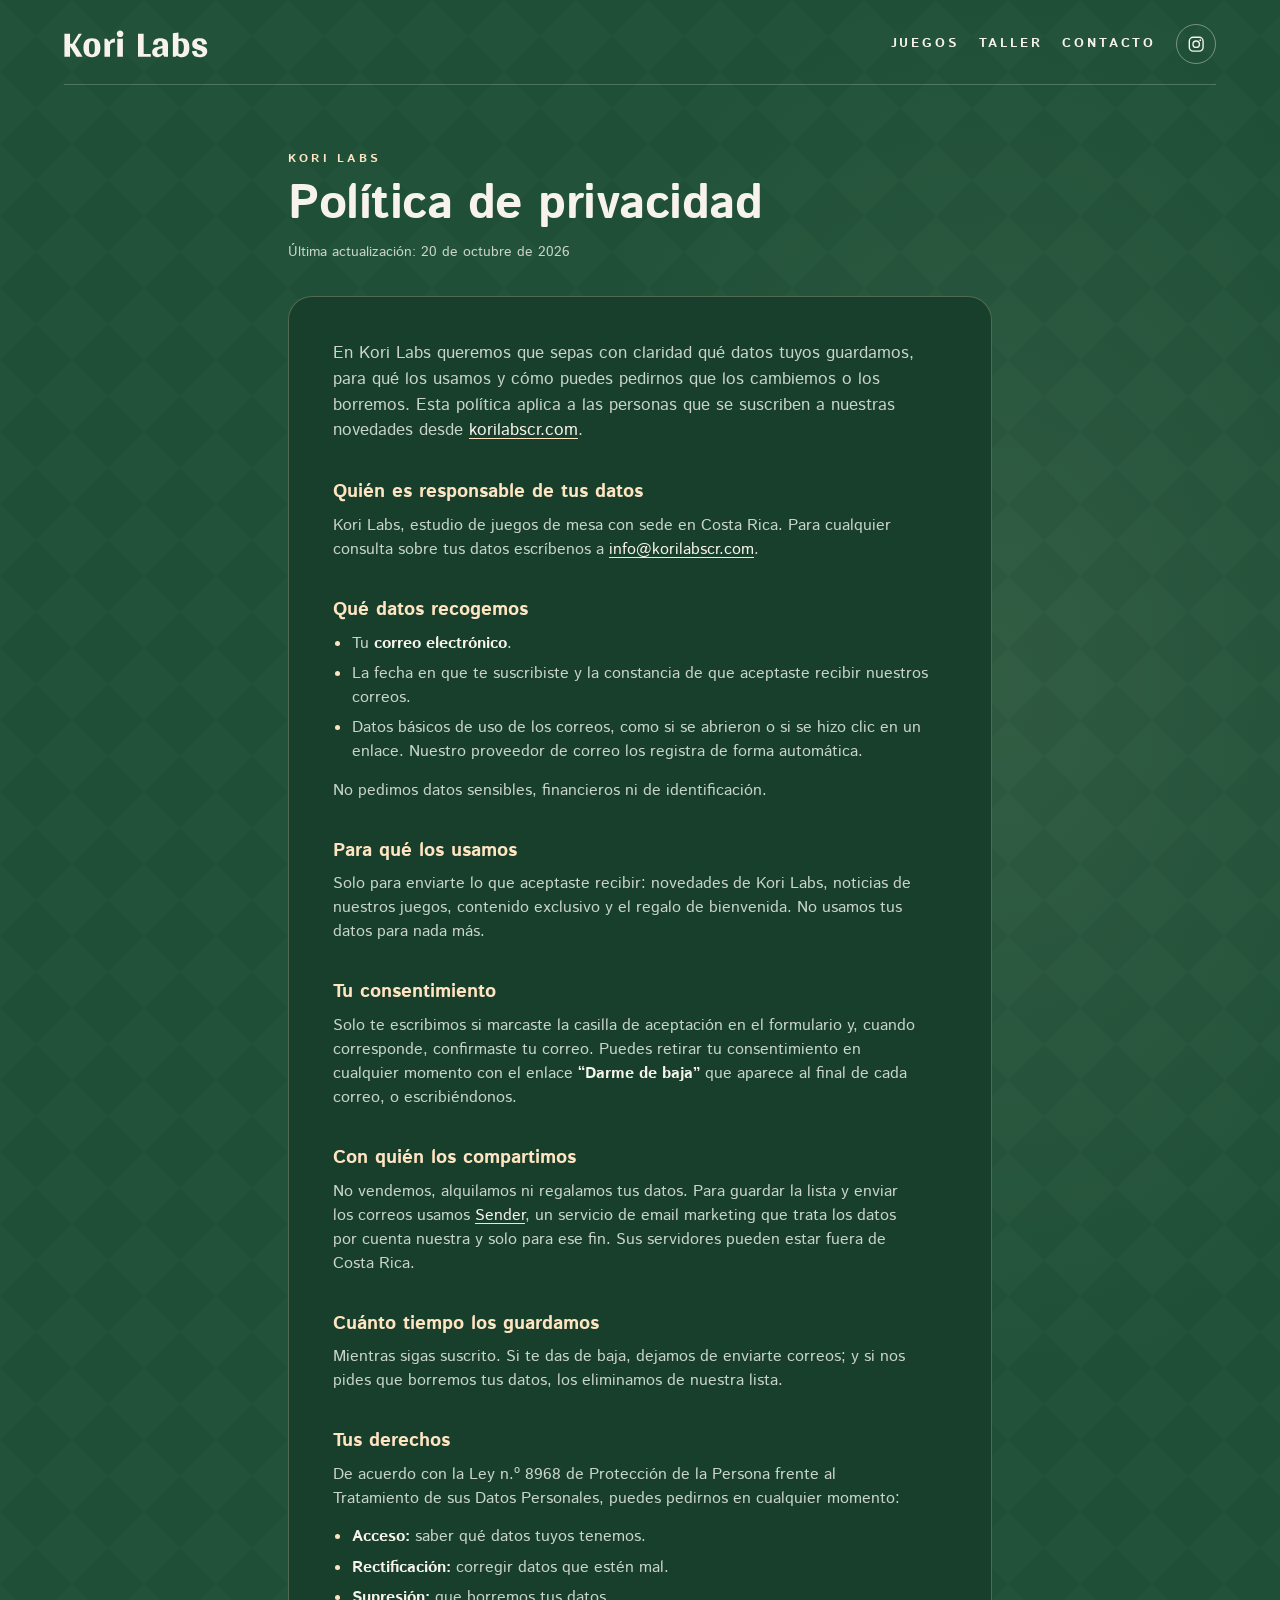
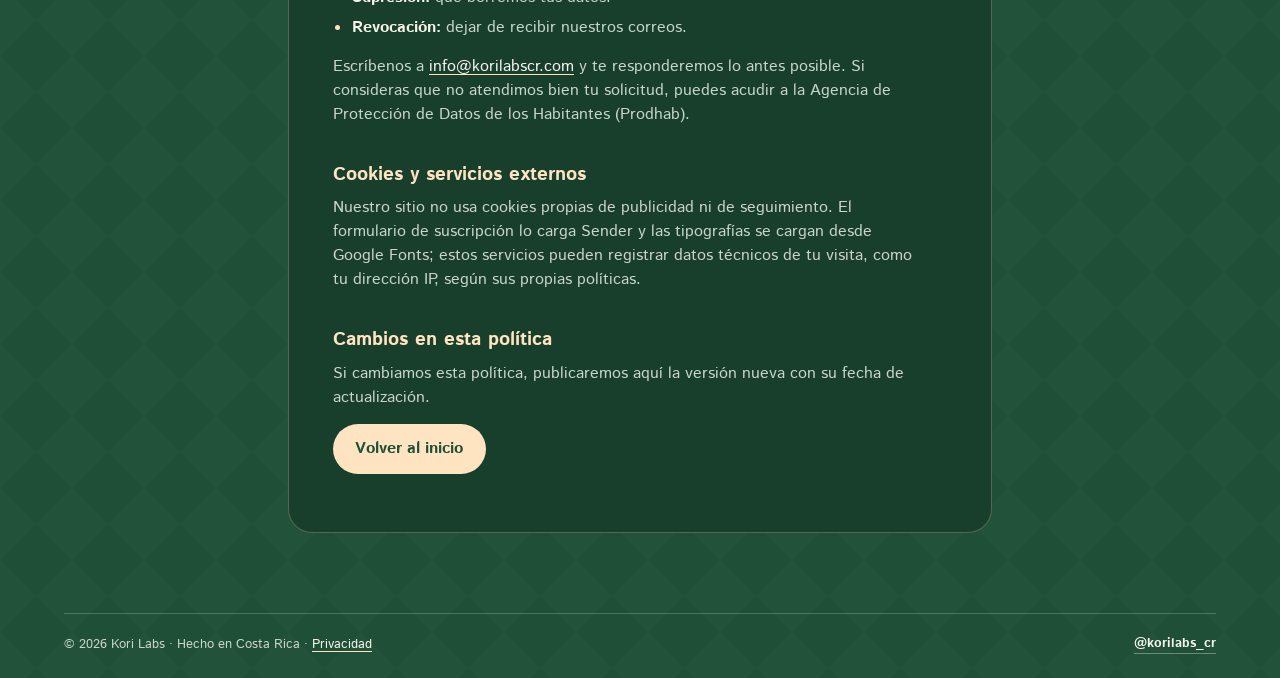
<file: privacidad/index.html>
<!doctype html>
<html lang="es">
<head>
  <meta charset="utf-8">
  <meta name="viewport" content="width=device-width, initial-scale=1">
  <title>Política de privacidad · Kori Labs</title>
  <meta name="description" content="Cómo Kori Labs usa y protege los datos de las personas que se suscriben a sus novedades.">
  <meta name="theme-color" content="#1F4F37">
  <meta name="color-scheme" content="dark">
  <link rel="canonical" href="https://korilabscr.com/privacidad/">
  <link rel="icon" href="../favicon.ico" sizes="32x32">
  <link rel="icon" href="../assets/favicon.svg?v=2" type="image/svg+xml">
  <link rel="apple-touch-icon" href="../assets/apple-touch-icon.png">

  <link rel="preconnect" href="https://fonts.googleapis.com">
  <link rel="preconnect" href="https://fonts.gstatic.com" crossorigin>
  <link rel="stylesheet" href="https://fonts.googleapis.com/css2?family=Istok+Web:wght@400;700&amp;display=swap">

  <link rel="stylesheet" href="../css/styles.css?v=2">
  <link rel="stylesheet" href="../css/home.css?v=15">
  <link rel="stylesheet" href="../css/legal.css?v=1">
</head>
<body class="home">

  <svg width="0" height="0" style="position:absolute" aria-hidden="true" focusable="false">
    <symbol id="icon-instagram" viewBox="0 0 24 24">
      <rect x="3" y="3" width="18" height="18" rx="5" fill="none" stroke="currentColor" stroke-width="1.8"/>
      <circle cx="12" cy="12" r="4.2" fill="none" stroke="currentColor" stroke-width="1.8"/>
      <circle cx="17.3" cy="6.7" r="1.2" fill="currentColor"/>
    </symbol>
  </svg>

  <div class="page">
    <header class="site-header">
      <a class="home-mark" href="../" aria-label="Kori Labs, inicio">
        <svg class="wordmark" viewBox="100 113 196 38" aria-hidden="true" focusable="false">
          <path d="M108.185 135.302V149.334H100.525V118.153H108.185V131.574H111.37L119.776 118.153H124.25L114.963 132.727L125.266 149.334H117.2L108.456 135.302H108.185ZM149.529 137.133C149.529 145.674 145.688 149.944 138.006 149.944C130.278 149.944 126.415 145.674 126.415 137.133C126.415 128.592 130.278 124.321 138.006 124.321C145.688 124.321 149.529 128.592 149.529 137.133ZM133.939 137.133C133.939 140.296 134.21 142.601 134.752 144.047C135.294 145.493 136.379 146.216 138.006 146.216C139.587 146.216 140.649 145.493 141.192 144.047C141.689 142.555 141.937 140.251 141.937 137.133C141.937 133.969 141.689 131.642 141.192 130.151C140.649 128.75 139.587 128.049 138.006 128.049C136.379 128.049 135.294 128.772 134.752 130.219C134.21 131.619 133.939 133.924 133.939 137.133ZM161.571 129.202C163.424 126.219 166 124.728 169.298 124.728V130.083C166.813 130.083 165.073 130.422 164.079 131.1C163.13 131.778 162.655 132.817 162.655 134.218V149.334H155.064V124.931H158.521L161.571 129.202ZM176.419 122.694C175.154 122.694 174.069 122.265 173.165 121.407C172.307 120.503 171.877 119.418 171.877 118.153C171.877 116.933 172.307 115.893 173.165 115.035C174.024 114.131 175.086 113.679 176.351 113.679C177.617 113.679 178.679 114.108 179.537 114.967C180.396 115.826 180.825 116.91 180.825 118.221C180.825 119.486 180.396 120.548 179.537 121.407C178.679 122.265 177.639 122.694 176.419 122.694ZM172.555 149.334V124.931H180.147V149.334H172.555ZM218.169 149.334H200.748V118.153H208.408V145.674H218.169V149.334ZM234.644 146.487C232.746 148.792 230.215 149.944 227.052 149.944C224.928 149.944 223.211 149.334 221.9 148.114C220.635 146.849 220.002 145.154 220.002 143.03C220.002 140.906 220.748 139.302 222.239 138.217C223.731 137.087 226.261 136.206 229.831 135.574L234.034 134.76V132.32C234.034 129.473 233.017 128.049 230.984 128.049C228.769 128.049 227.549 129.88 227.323 133.54L221.087 132.794C221.358 129.902 222.239 127.778 223.731 126.423C225.222 125.022 227.707 124.321 231.187 124.321C238.101 124.321 241.558 127.146 241.558 132.794V149.334H236.542L234.644 146.487ZM226.713 142.827C226.713 144.951 227.866 146.013 230.17 146.013C231.39 146.013 232.678 145.289 234.034 143.843V137.811L230.984 138.421C228.137 139.008 226.713 140.477 226.713 142.827ZM255.81 125.202C257.301 124.615 258.838 124.321 260.42 124.321C267.288 124.321 270.723 128.592 270.723 137.133C270.723 145.674 267.288 149.944 260.42 149.944C257.934 149.944 255.697 149.153 253.709 147.572L251.743 149.334H248.218V117.407L255.81 116.458V125.202ZM255.81 145.131C256.669 145.493 257.437 145.674 258.115 145.674C261.504 145.674 263.199 142.827 263.199 137.133C263.199 134.06 262.815 131.778 262.046 130.286C261.278 128.795 259.99 128.049 258.183 128.049C257.595 128.049 256.804 128.162 255.81 128.388V145.131ZM287.786 134.489C290.136 135.167 291.921 136.093 293.141 137.268C294.361 138.443 294.971 140.16 294.971 142.42C294.971 144.725 294.022 146.555 292.124 147.91C290.271 149.266 287.741 149.944 284.532 149.944C281.324 149.944 278.883 149.289 277.211 147.978C275.584 146.623 274.568 144.634 274.161 142.013L280.397 141.132C280.533 142.714 281.007 143.956 281.821 144.86C282.634 145.764 283.696 146.216 285.007 146.216C287.402 146.216 288.599 145.448 288.599 143.911C288.599 142.42 286.882 141.2 283.447 140.251L281.278 139.573C279.019 138.94 277.324 138.036 276.194 136.862C275.11 135.641 274.568 133.879 274.568 131.574C274.568 129.315 275.471 127.552 277.279 126.287C279.132 124.977 281.595 124.321 284.668 124.321C287.741 124.321 290.09 124.977 291.717 126.287C293.344 127.598 294.361 129.541 294.768 132.117L288.464 132.93C288.192 129.676 286.814 128.049 284.329 128.049C282.069 128.049 280.939 128.772 280.939 130.219C280.939 131.077 281.346 131.778 282.16 132.32C282.973 132.817 284.171 133.292 285.752 133.743L287.786 134.489Z" fill="currentColor"/>
        </svg>
      </a>
      <nav class="site-nav" aria-label="Principal">
        <a class="site-nav__link" href="../juegos/">Juegos</a>
        <a class="site-nav__link" href="../#taller">Taller</a>
        <a class="site-nav__link" href="../#contacto">Contacto</a>
        <a class="site-nav__icon" href="https://www.instagram.com/korilabs_cr/" target="_blank" rel="noopener noreferrer">
          <svg aria-hidden="true" focusable="false"><use href="#icon-instagram"/></svg>
          <span class="visually-hidden">Instagram de Kori Labs (se abre en una pestaña nueva)</span>
        </a>
      </nav>
    </header>

    <main class="legal">
      <header class="legal__head">
        <p class="h-eyebrow">Kori Labs</p>
        <h1 class="h-h2">Política de privacidad</h1>
        <p class="legal__date">Última actualización: 20 de octubre de 2026</p>
      </header>

      <div class="legal__body">
        <p class="legal__lead">En Kori Labs queremos que sepas con claridad qué datos tuyos guardamos, para qué los usamos y cómo puedes pedirnos que los cambiemos o los borremos. Esta política aplica a las personas que se suscriben a nuestras novedades desde <a href="https://korilabscr.com">korilabscr.com</a>.</p>

        <h2>Quién es responsable de tus datos</h2>
        <p>Kori Labs, estudio de juegos de mesa con sede en Costa Rica. Para cualquier consulta sobre tus datos escríbenos a <a href="mailto:info@korilabscr.com">info@korilabscr.com</a>.</p>

        <h2>Qué datos recogemos</h2>
        <ul>
          <li>Tu <strong>correo electrónico</strong>.</li>
          <li>La fecha en que te suscribiste y la constancia de que aceptaste recibir nuestros correos.</li>
          <li>Datos básicos de uso de los correos, como si se abrieron o si se hizo clic en un enlace. Nuestro proveedor de correo los registra de forma automática.</li>
        </ul>
        <p>No pedimos datos sensibles, financieros ni de identificación.</p>

        <h2>Para qué los usamos</h2>
        <p>Solo para enviarte lo que aceptaste recibir: novedades de Kori Labs, noticias de nuestros juegos, contenido exclusivo y el regalo de bienvenida. No usamos tus datos para nada más.</p>

        <h2>Tu consentimiento</h2>
        <p>Solo te escribimos si marcaste la casilla de aceptación en el formulario y, cuando corresponde, confirmaste tu correo. Puedes retirar tu consentimiento en cualquier momento con el enlace <strong>“Darme de baja”</strong> que aparece al final de cada correo, o escribiéndonos.</p>

        <h2>Con quién los compartimos</h2>
        <p>No vendemos, alquilamos ni regalamos tus datos. Para guardar la lista y enviar los correos usamos <a href="https://www.sender.net" target="_blank" rel="noopener noreferrer">Sender</a>, un servicio de email marketing que trata los datos por cuenta nuestra y solo para ese fin. Sus servidores pueden estar fuera de Costa Rica.</p>

        <h2>Cuánto tiempo los guardamos</h2>
        <p>Mientras sigas suscrito. Si te das de baja, dejamos de enviarte correos; y si nos pides que borremos tus datos, los eliminamos de nuestra lista.</p>

        <h2>Tus derechos</h2>
        <p>De acuerdo con la Ley n.º 8968 de Protección de la Persona frente al Tratamiento de sus Datos Personales, puedes pedirnos en cualquier momento:</p>
        <ul>
          <li><strong>Acceso:</strong> saber qué datos tuyos tenemos.</li>
          <li><strong>Rectificación:</strong> corregir datos que estén mal.</li>
          <li><strong>Supresión:</strong> que borremos tus datos.</li>
          <li><strong>Revocación:</strong> dejar de recibir nuestros correos.</li>
        </ul>
        <p>Escríbenos a <a href="mailto:info@korilabscr.com">info@korilabscr.com</a> y te responderemos lo antes posible. Si consideras que no atendimos bien tu solicitud, puedes acudir a la Agencia de Protección de Datos de los Habitantes (Prodhab).</p>

        <h2>Cookies y servicios externos</h2>
        <p>Nuestro sitio no usa cookies propias de publicidad ni de seguimiento. El formulario de suscripción lo carga Sender y las tipografías se cargan desde Google Fonts; estos servicios pueden registrar datos técnicos de tu visita, como tu dirección IP, según sus propias políticas.</p>

        <h2>Cambios en esta política</h2>
        <p>Si cambiamos esta política, publicaremos aquí la versión nueva con su fecha de actualización.</p>

        <p class="legal__back"><a class="h-btn h-btn--primary" href="../">Volver al inicio</a></p>
      </div>
    </main>

    <footer class="site-footer h-footer">
      <p>© 2026 Kori Labs · Hecho en Costa Rica · <a class="h-footer__link" href="./" aria-current="page">Privacidad</a></p>
      <a class="h-footer__ig" href="https://www.instagram.com/korilabs_cr/" target="_blank" rel="noopener noreferrer">@korilabs_cr<span class="visually-hidden"> (se abre en una pestaña nueva)</span></a>
    </footer>
  </div>

</body>
</html>
</file>
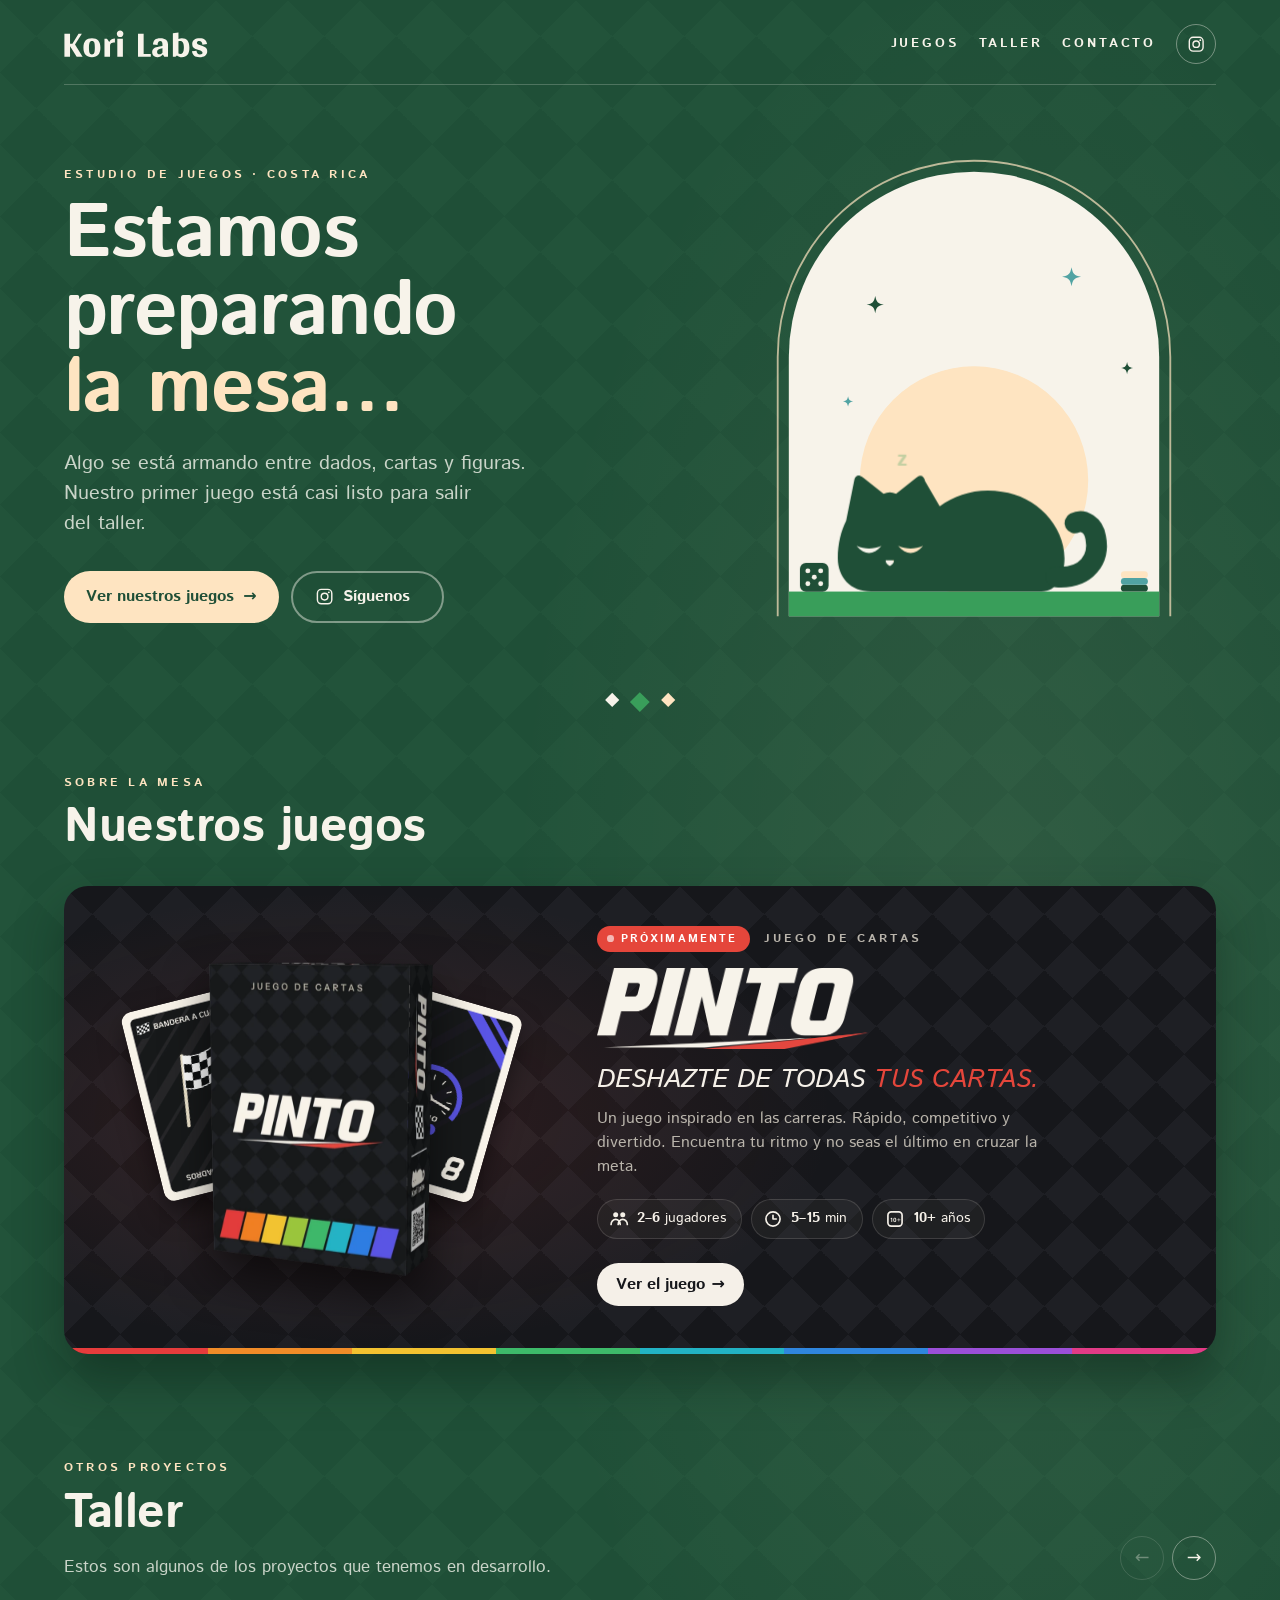
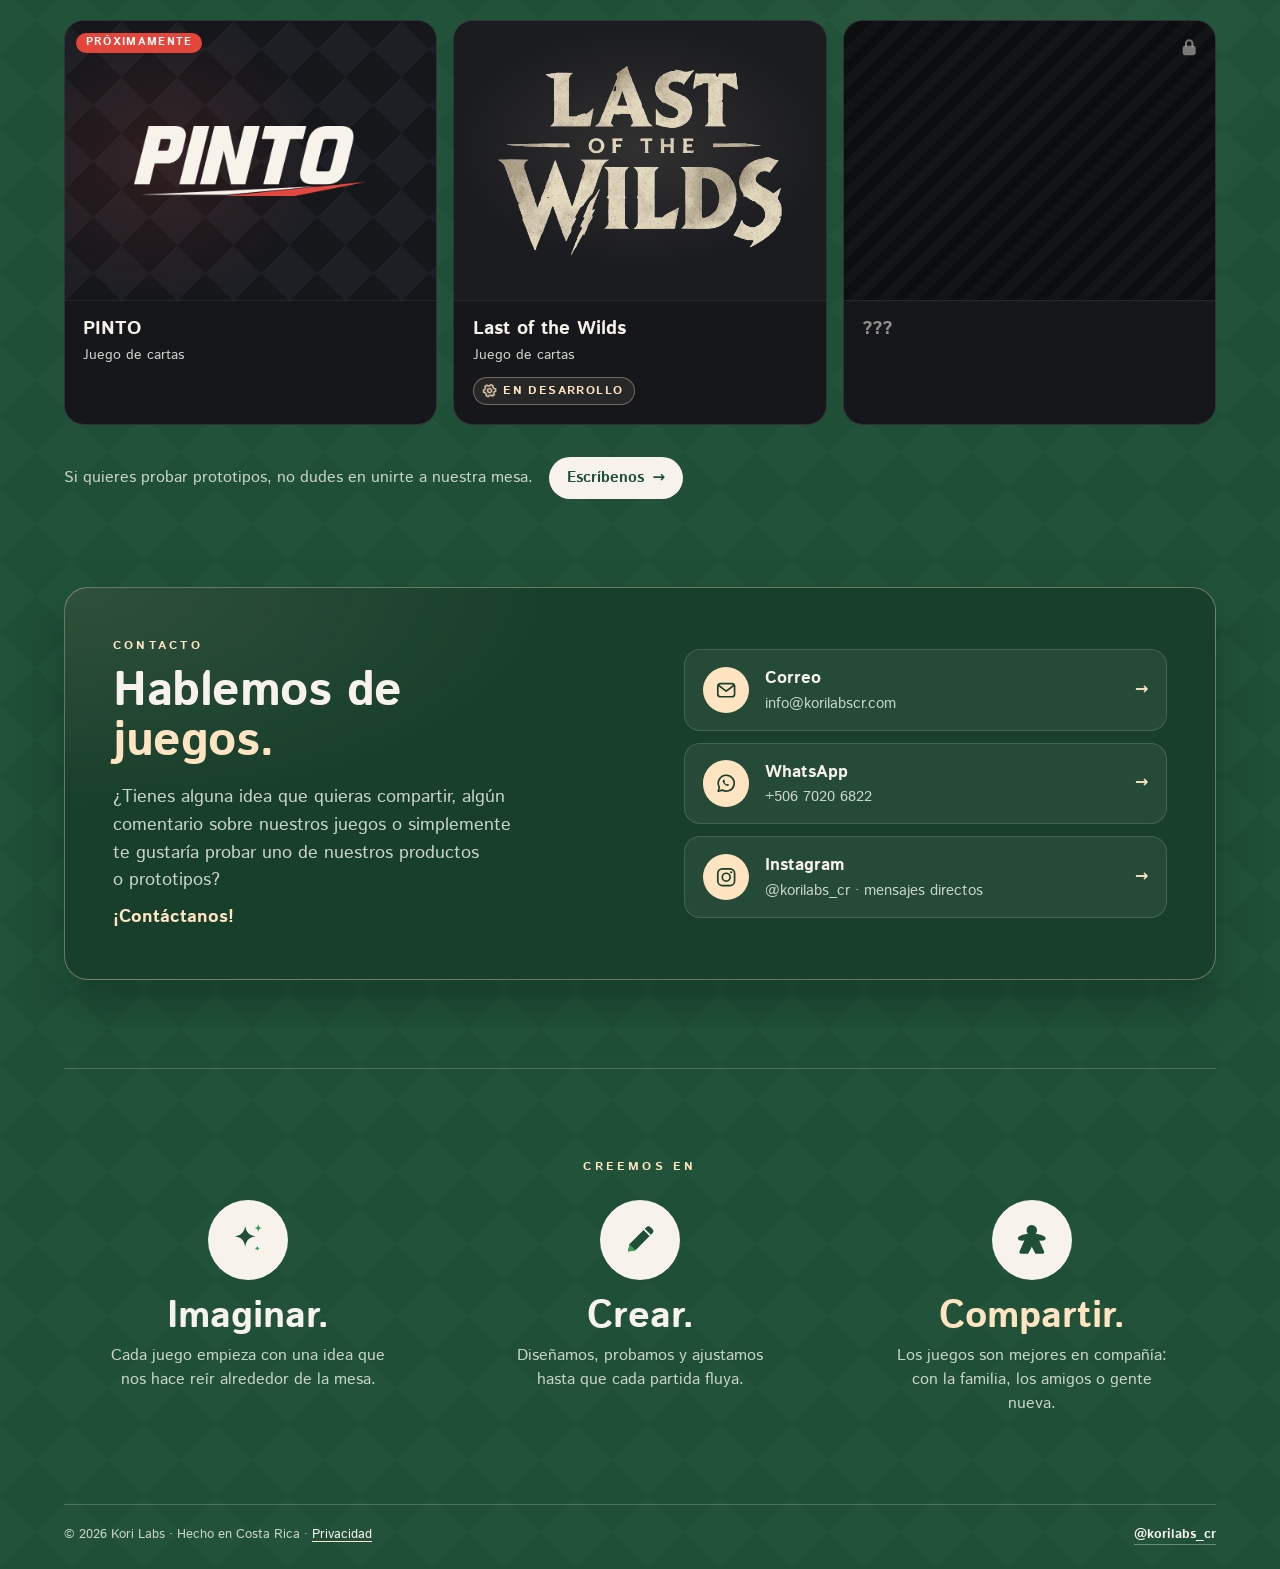
<file: taller/index.html>
<!doctype html>
<html lang="es">
<head>
  <meta charset="utf-8">
  <title>Taller · Kori Labs</title>
  <meta http-equiv="refresh" content="0; url=../#taller">
  <link rel="canonical" href="https://korilabscr.com/#taller">
</head>
<body><p><a href="../#taller">Ir al taller</a></p></body>
</html>
</file>
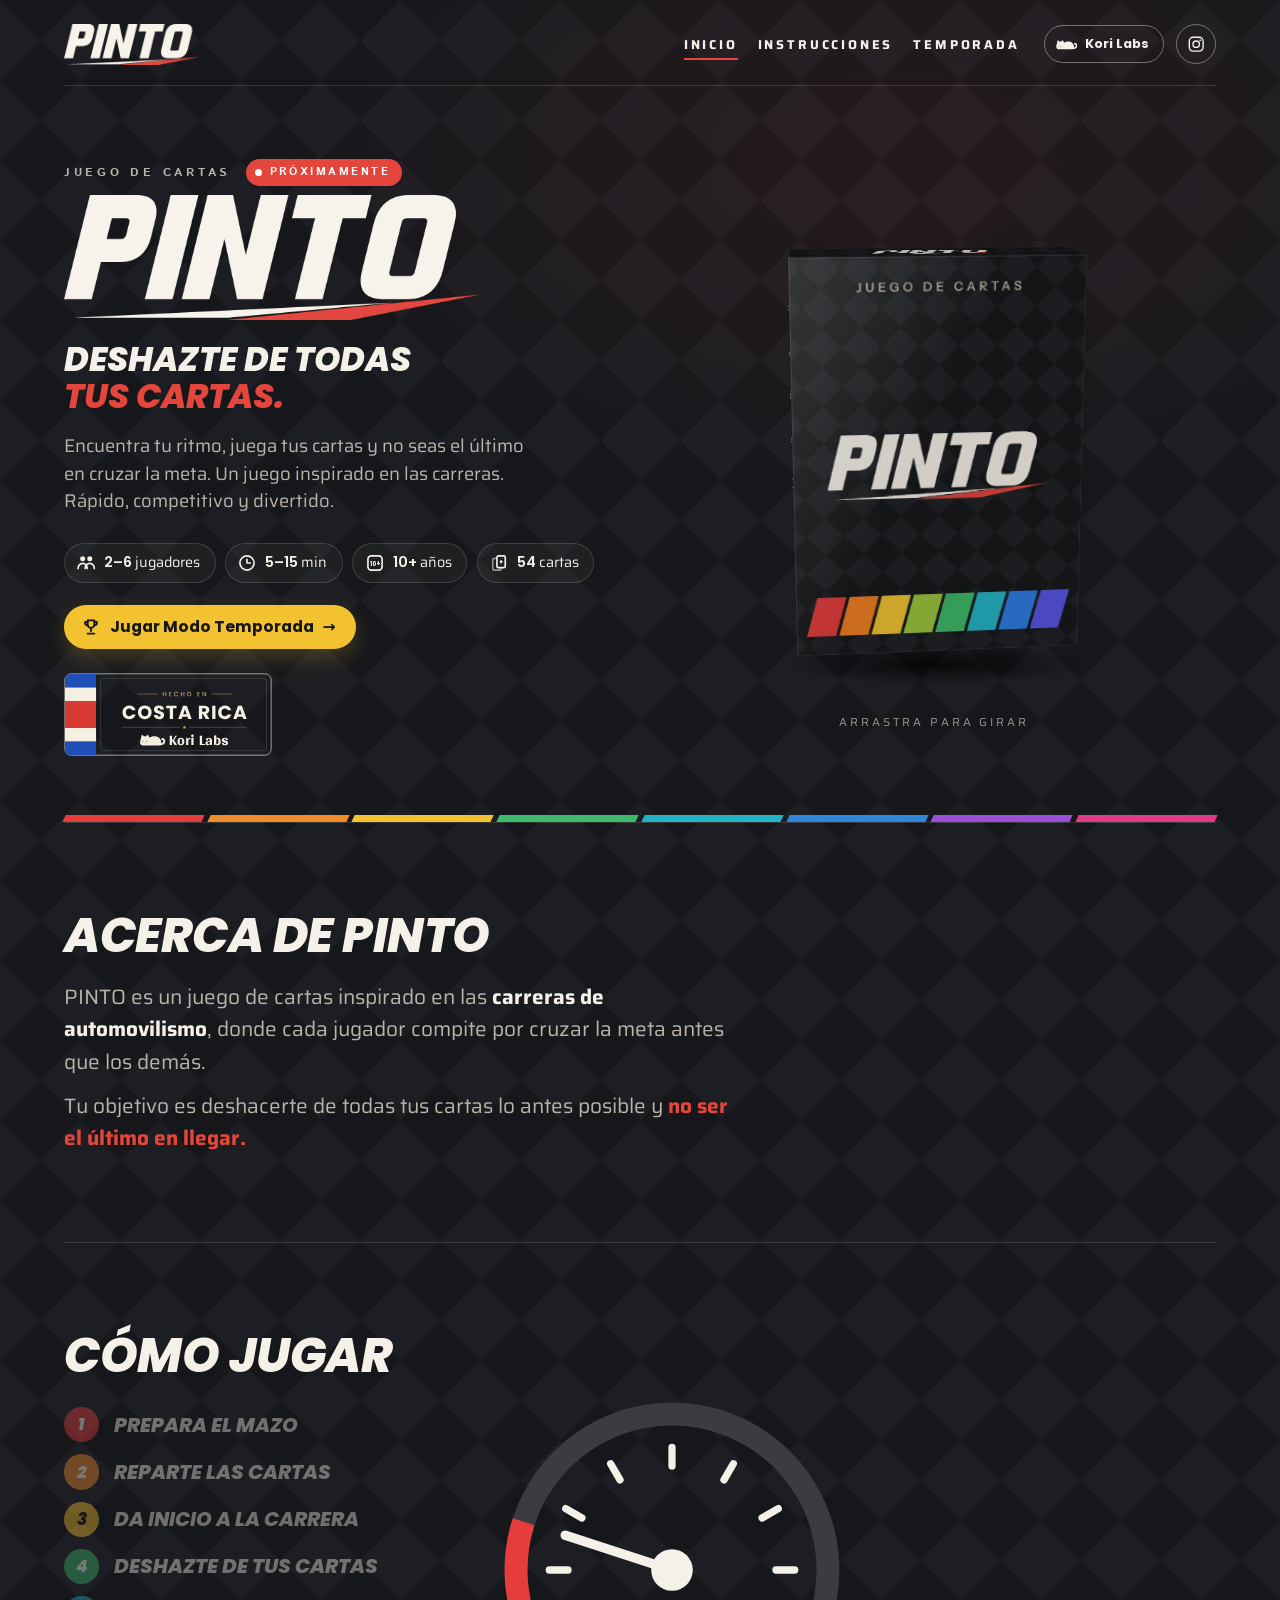
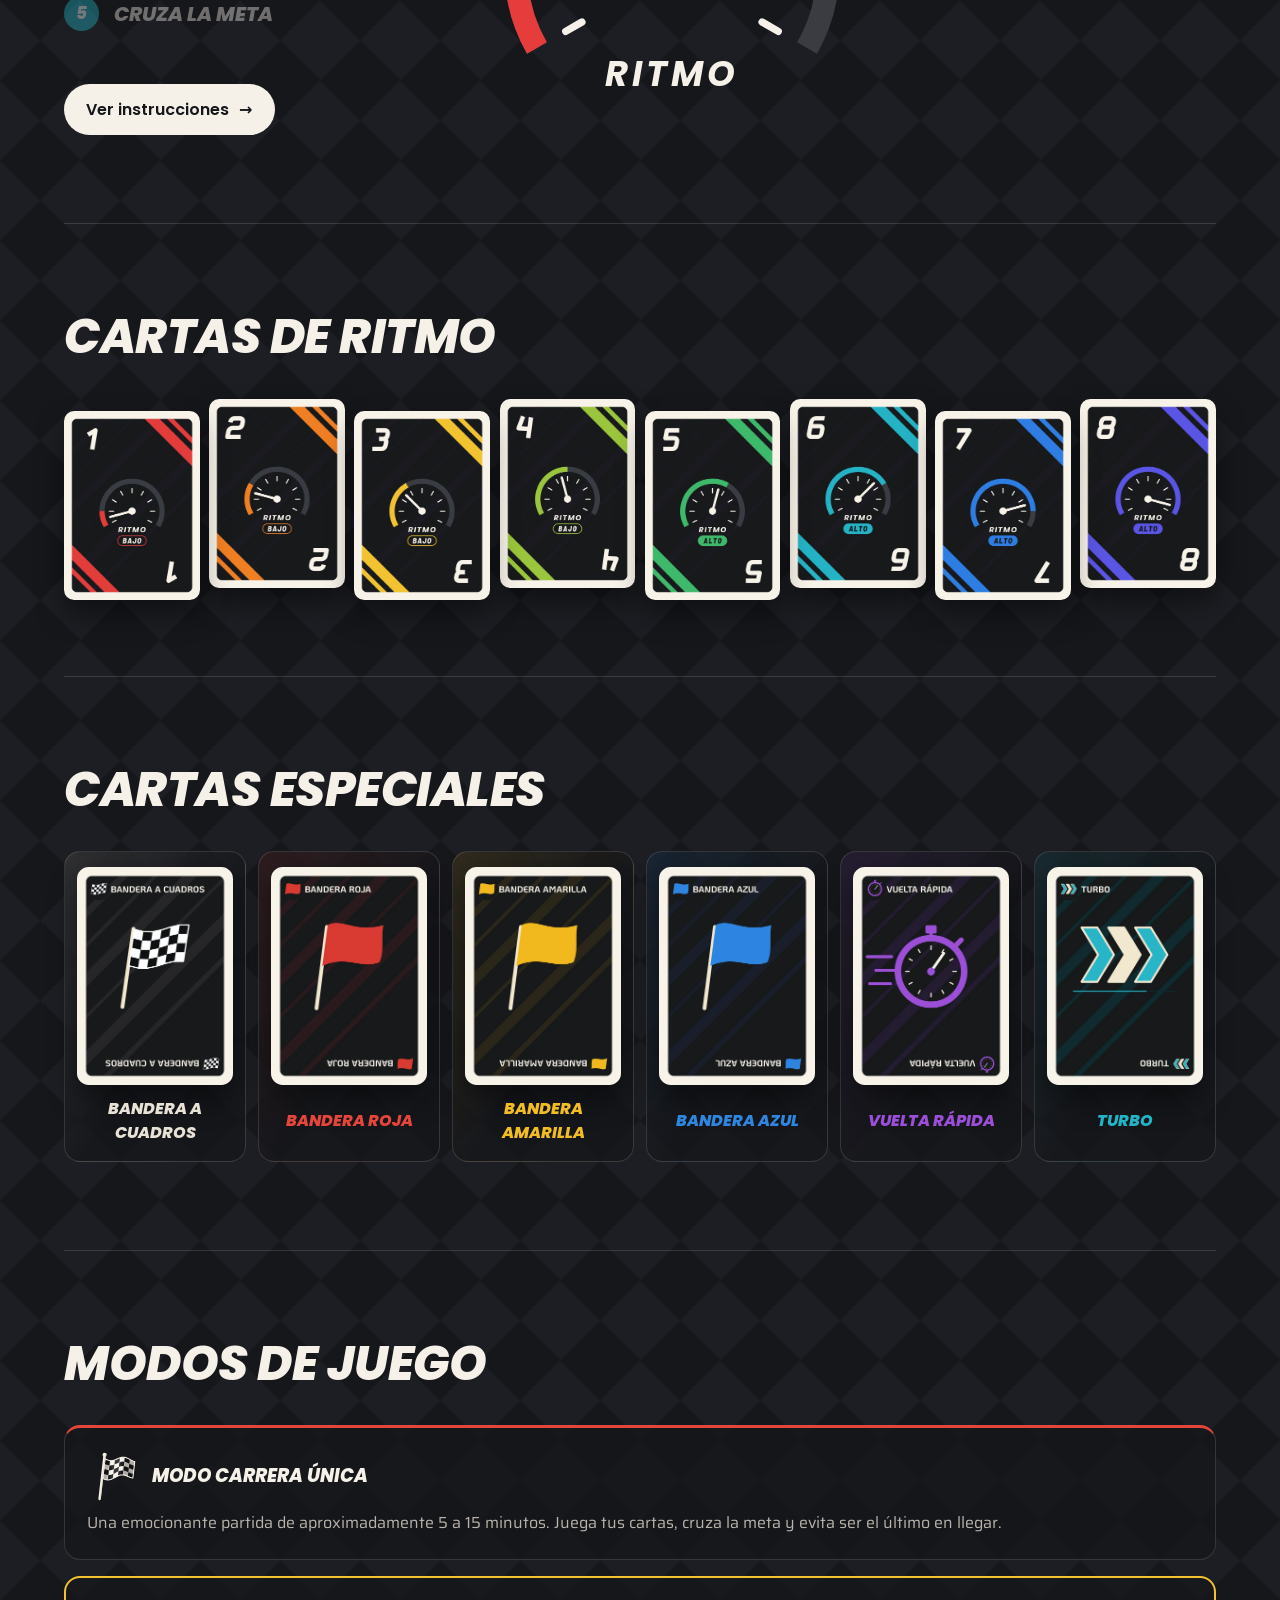
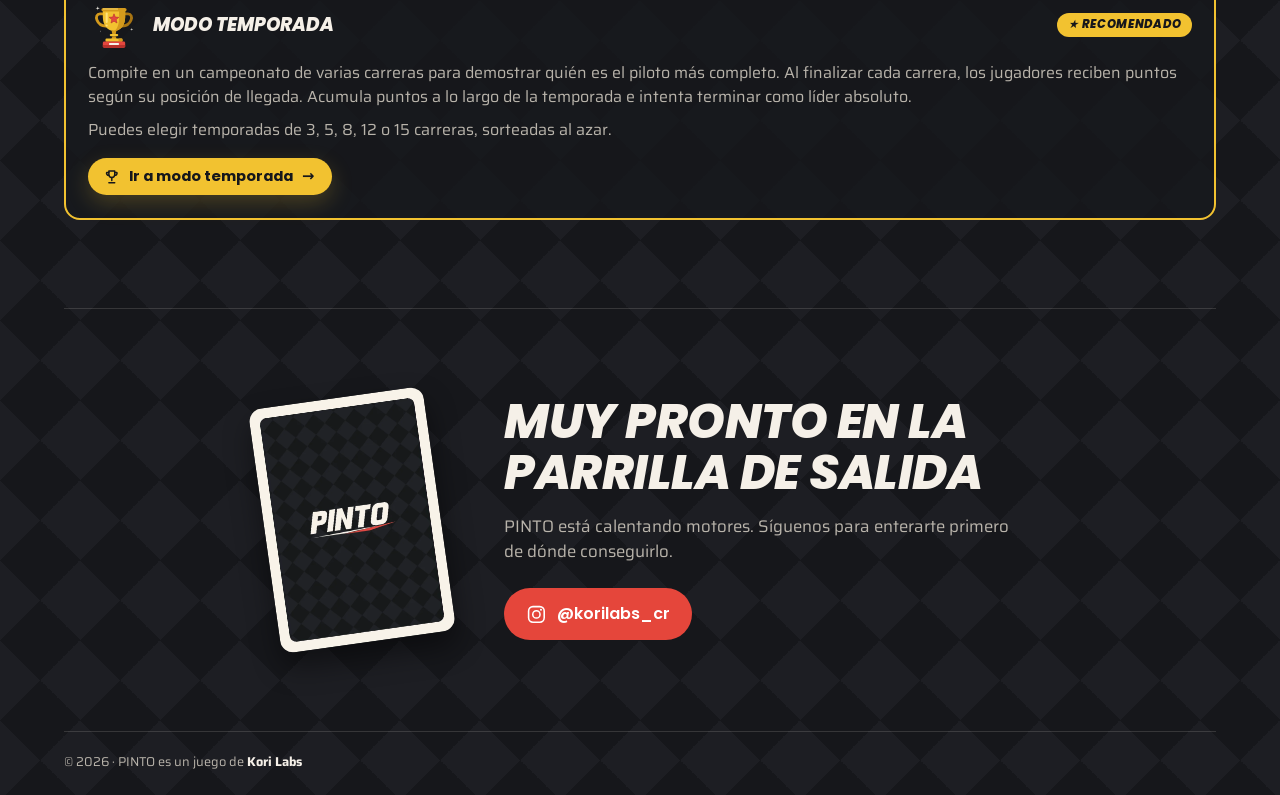
<file: juegos/pinto/index.html>
<!doctype html>
<html lang="es" class="no-js">
<head>
  <meta charset="utf-8">
  <meta name="viewport" content="width=device-width, initial-scale=1">
  <title>PINTO · Juego de cartas · Kori Labs</title>
  <meta name="description" content="PINTO es un juego de cartas de carreras de Kori Labs: encuentra tu ritmo, juega tus cartas y no seas el último en cruzar la meta. De 2 a 6 jugadores, partidas de 5 a 15 minutos.">
  <meta name="theme-color" content="#16171b">
  <meta name="color-scheme" content="dark">
  <meta property="og:type" content="product">
  <meta property="og:title" content="PINTO · Juego de cartas de Kori Labs">
  <meta property="og:description" content="Deshazte de todas tus cartas. Un juego de carreras para 2 a 6 jugadores.">
  <meta property="og:image" content="https://korilabscr.com/juegos/pinto/img/og-pinto.jpg">
  <meta property="og:locale" content="es_CR">
  <link rel="canonical" href="https://korilabscr.com/juegos/pinto/">
  <link rel="icon" href="img/favicon/favicon.ico?v=1" sizes="32x32">
  <link rel="icon" href="img/favicon/favicon.png?v=1" type="image/png" sizes="48x48">
  <link rel="apple-touch-icon" href="img/favicon/apple-touch-icon.png?v=1">

  <link rel="preconnect" href="https://fonts.googleapis.com">
  <link rel="preconnect" href="https://fonts.gstatic.com" crossorigin>
  <link rel="stylesheet" href="https://fonts.googleapis.com/css2?family=Istok+Web:wght@400;700&amp;family=Poppins:ital,wght@0,500;0,600;1,700;1,800&amp;family=Saira:ital,wght@0,400;0,600;0,700;0,800;1,400&amp;display=swap">

  <link rel="stylesheet" href="../../css/styles.css?v=2">
  <link rel="stylesheet" href="../../css/pinto.css?v=38">
  <script>document.documentElement.classList.replace('no-js', 'js');</script>
  <script src="menu.js?v=1" defer></script>
</head>
<body class="pinto">

  <svg width="0" height="0" style="position:absolute" aria-hidden="true" focusable="false">
    <symbol id="icon-instagram" viewBox="0 0 24 24">
      <rect x="3" y="3" width="18" height="18" rx="5" fill="none" stroke="currentColor" stroke-width="1.8"/>
      <circle cx="12" cy="12" r="4.2" fill="none" stroke="currentColor" stroke-width="1.8"/>
      <circle cx="17.3" cy="6.7" r="1.2" fill="currentColor"/>
    </symbol>
    <symbol id="icon-players" viewBox="0 0 24 24">
      <circle cx="8" cy="7" r="3" fill="currentColor"/><circle cx="16.5" cy="7" r="3" fill="currentColor"/>
      <path d="M2.5 18.5c0-3.3 2.5-6 5.5-6s5.5 2.7 5.5 6M11 18.5c0-3.3 2.5-6 5.5-6s5.5 2.7 5.5 6" fill="none" stroke="currentColor" stroke-width="2" stroke-linecap="round"/>
    </symbol>
    <symbol id="icon-clock" viewBox="0 0 24 24">
      <circle cx="12" cy="12" r="8.5" fill="none" stroke="currentColor" stroke-width="2"/>
      <path d="M12 7.5V12h4" fill="none" stroke="currentColor" stroke-width="2" stroke-linecap="round" stroke-linejoin="round"/>
    </symbol>
    <symbol id="icon-age" viewBox="0 0 24 24">
      <rect x="3.5" y="3.5" width="17" height="17" rx="4" fill="none" stroke="currentColor" stroke-width="2"/>
      <text x="12" y="16" text-anchor="middle" font-size="7.5" font-weight="700" font-family="Poppins, sans-serif" fill="currentColor">10+</text>
    </symbol>
    <symbol id="icon-cards" viewBox="0 0 24 24">
      <!-- Carta de atrás: solo el borde que asoma (izquierda y abajo), con un respiro de 2px
           para que no se cruce con la de adelante. -->
      <path d="M7.5 6.5H6.5a2 2 0 0 0-2 2v10a2 2 0 0 0 2 2h6a2 2 0 0 0 2-2v-.5" fill="none" stroke="currentColor" stroke-width="2" stroke-linecap="round" stroke-linejoin="round" opacity=".55"/>
      <rect x="9.5" y="3.5" width="10" height="14" rx="2" fill="none" stroke="currentColor" stroke-width="2"/>
      <path d="M14.5 8l2 2.5-2 2.5-2-2.5Z" fill="currentColor"/>
    </symbol>
  </svg>

  <div class="page">
    <header class="site-header p-header">
      <a class="home-link p-brand" href="./" aria-label="PINTO, ir a la página del juego"><img src="img/logo-pinto.webp" width="584" height="175" alt=""></a>
      <button class="p-menu-btn" type="button" aria-expanded="false" aria-controls="p-nav" hidden><span class="p-menu-btn__bars" aria-hidden="true"><span></span></span><span class="visually-hidden">Abrir menú</span></button>
      <nav class="site-nav p-nav" id="p-nav" aria-label="PINTO">
        <a class="site-nav__link" href="./" aria-current="page">Inicio</a>
        <a class="site-nav__link" href="instrucciones/">Instrucciones</a>
        <a class="site-nav__link" href="modos/temporada/">Temporada</a>
        <span class="p-nav__extra">
          <a class="p-kori" href="../../"><svg class="p-kori__cat" viewBox="22 17 266 266" aria-hidden="true" focusable="false"><path fill="currentColor" fill-rule="evenodd" d="M57.1611 206.162C37.0604 206.162 25 192.091 25 174.001C25 159.93 28.0151 147.87 33.0403 137.82L41.0806 97.6181C42.4206 93.598 45.1007 92.928 49.1208 95.6081L69.2215 111.689C73.2417 109.679 77.2618 109.679 81.282 111.689L101.383 95.6081C105.403 92.928 108.083 94.268 109.423 99.6282L123.493 123.749C139.574 111.689 161.685 105.658 183.796 109.679C215.957 113.699 244.098 141.84 244.098 174.001C244.098 192.091 236.057 206.162 221.987 206.162H57.1611ZM43.0906 161.94C51.1309 171.321 59.1712 171.321 67.2115 161.94C59.1712 165.29 51.1309 165.29 43.0906 161.94ZM83.292 161.94C91.3323 171.321 99.3726 171.321 107.413 161.94C99.3726 165.29 91.3323 165.29 83.292 161.94ZM71.2316 176.011H79.2719C79.2719 178.356 77.9318 180.198 75.2517 181.539C72.5717 180.198 71.2316 178.356 71.2316 176.011Z"/><path d="M236.06 192.092C266.211 194.102 278.271 174.001 274.251 153.901C272.241 141.84 262.19 135.81 254.15 139.83" fill="none" stroke="currentColor" stroke-width="20.1007" stroke-linecap="round"/></svg><span>Kori Labs</span></a>
          <a class="site-nav__icon" href="https://www.instagram.com/korilabs_cr/" target="_blank" rel="noopener noreferrer">
          <svg aria-hidden="true" focusable="false"><use href="#icon-instagram"/></svg>
          <span class="visually-hidden">Instagram de Kori Labs (se abre en una pestaña nueva)</span>
        </a>
        </span>
      </nav>
    </header>

    <main>
      <!-- Portada: texto + caja 3D -->
      <section class="p-hero" aria-labelledby="p-title">
        <div class="p-hero__copy">
          <p class="p-eyebrow p-eyebrow--status">Juego de cartas <span class="p-soon">Próximamente</span></p>
          <h1 class="p-hero__title" id="p-title">
            <img class="p-logo" src="img/logo-pinto.webp" width="584" height="175" alt="PINTO">
          </h1>
          <p class="p-hero__tagline">Deshazte de todas <span class="p-red">tus cartas.</span></p>
          <p class="p-hero__lead">Encuentra tu ritmo, juega tus cartas y no seas el último en cruzar la meta. Un juego inspirado en las carreras. Rápido, competitivo y divertido.</p>

          <ul class="p-facts" aria-label="Datos del juego">
            <li><svg aria-hidden="true"><use href="#icon-players"/></svg><span><strong>2–6</strong> jugadores</span></li>
            <li><svg aria-hidden="true"><use href="#icon-clock"/></svg><span><strong>5–15</strong> min</span></li>
            <li><svg aria-hidden="true"><use href="#icon-age"/></svg><span><strong>10+</strong> años</span></li>
            <li><svg aria-hidden="true"><use href="#icon-cards"/></svg><span><strong>54</strong> cartas</span></li>
          </ul>

          <a class="p-season-cta" href="modos/temporada/"><svg aria-hidden="true" focusable="false" viewBox="0 0 24 24"><path d="M8 4h8v5a4 4 0 0 1-8 0Z" fill="none" stroke="currentColor" stroke-width="2.2" stroke-linejoin="round"/><path d="M8 6H5a3 3 0 0 0 3 4M16 6h3a3 3 0 0 1-3 4M12 13v4M8 20h8" fill="none" stroke="currentColor" stroke-width="2.2" stroke-linecap="round" stroke-linejoin="round"/></svg><span>Jugar Modo Temporada</span><span aria-hidden="true">→</span></a>

          <img class="p-seal" src="../../assets/sello-hecho-en-costa-rica.svg?v=3" width="1000" height="400" alt="Hecho en Costa Rica por Kori Labs">
        </div>

        <div class="p-hero__art">
          <div class="box-stage" id="box-stage" role="img" aria-label="Caja del juego PINTO en 3D, girando. Puedes arrastrarla para verla por todos lados.">
            <div class="box3d" id="box3d">
              <div class="box3d__face box3d__face--front"><img src="img/caja-frente.webp?v=3" alt="" draggable="false"></div>
              <div class="box3d__face box3d__face--back"><img src="img/caja-reverso.webp?v=4" alt="" draggable="false"></div>
              <div class="box3d__face box3d__face--right"><img src="img/caja-lado-der.webp?v=3" alt="" draggable="false"></div>
              <div class="box3d__face box3d__face--left"><img src="img/caja-lado-izq.webp?v=3" alt="" draggable="false"></div>
              <div class="box3d__face box3d__face--top"><img src="img/caja-arriba.webp?v=3" alt="" draggable="false"></div>
              <div class="box3d__face box3d__face--bottom"><img src="img/caja-abajo.webp?v=3" alt="" draggable="false"></div>
            </div>
            <div class="box-shadow" aria-hidden="true"></div>
          </div>
          <p class="box-hint" aria-hidden="true">Arrastra para girar</p>
        </div>

        <div class="p-rainbow" aria-hidden="true"><i></i><i></i><i></i><i></i><i></i><i></i><i></i><i></i></div>
      </section>

      <!-- About -->
      <section class="p-section p-about" aria-labelledby="acerca-title">
        <h2 class="p-h2" id="acerca-title">Acerca de PINTO</h2>
        <p class="p-about__text">PINTO es un juego de cartas inspirado en las <strong>carreras de automovilismo</strong>, donde cada jugador compite por cruzar la meta antes que los demás.</p>
        <p class="p-about__text">Tu objetivo es deshacerte de todas tus cartas lo antes posible y <strong class="p-red">no ser el último en llegar.</strong></p>
      </section>

      <!-- How to play: a Ritmo-card speedometer moves through the five steps; the detail lives on instrucciones/ -->
      <section class="p-section p-how" aria-labelledby="como-title">
        <div class="p-how__gauge" aria-hidden="true">
          <svg viewBox="0 0 400 330" focusable="false">
            <path d="M70.1 275 A150 150 0 1 1 329.9 275" fill="none" stroke="#3a3c42" stroke-width="22"/>
            <path class="p-gauge__arc" d="M70.1 275 A150 150 0 1 1 329.9 275" fill="none" stroke="#e63c3c" stroke-width="22"/>
            <g stroke="#f5f0e8" stroke-width="7" stroke-linecap="round"><line x1="113.4" y1="250" x2="97.8" y2="259"/><line x1="100" y1="200" x2="82" y2="200"/><line x1="113.4" y1="150" x2="97.8" y2="141"/><line x1="150" y1="113.4" x2="141" y2="97.8"/><line x1="200" y1="100" x2="200" y2="82"/><line x1="250" y1="113.4" x2="259" y2="97.8"/><line x1="286.6" y1="150" x2="302.2" y2="141"/><line x1="300" y1="200" x2="318" y2="200"/><line x1="286.6" y1="250" x2="302.2" y2="259"/></g>
            <g class="p-gauge__needle"><path d="M200 200 L200 92" stroke="#f5f0e8" stroke-width="9" stroke-linecap="round"/></g>
            <circle cx="200" cy="200" r="20" fill="#f5f0e8"/>
            <text x="200" y="312" text-anchor="middle" font-family="Poppins, sans-serif" font-style="italic" font-weight="700" font-size="34" letter-spacing="4" fill="#f5f0e8">RITMO</text>
          </svg>
        </div>
        <div class="p-how__body">
          <h2 class="p-h2" id="como-title">Cómo jugar</h2>
          <ol class="p-how__steps">
            <li><span class="p-how__n">1</span><h3>Prepara el mazo</h3></li>
            <li><span class="p-how__n">2</span><h3>Reparte las cartas</h3></li>
            <li><span class="p-how__n">3</span><h3>Da inicio a la carrera</h3></li>
            <li><span class="p-how__n">4</span><h3>Deshazte de tus cartas</h3></li>
            <li><span class="p-how__n">5</span><h3>Cruza la meta</h3></li>
          </ol>
          <a class="p-button p-button--cream" href="instrucciones/">Ver instrucciones <span aria-hidden="true">→</span></a>
        </div>
      </section>

      <!-- Cartas de ritmo -->
      <section class="p-section" id="cartas" aria-labelledby="ritmo-title">
        <h2 class="p-h2" id="ritmo-title">Cartas de ritmo</h2>
        <ul class="p-fan" aria-label="Cartas de ritmo del 1 al 8">
          <li><img src="img/cartas/ritmo-1.webp?v=7" width="660" height="922" alt="Carta de ritmo 1" loading="lazy"></li>
          <li><img src="img/cartas/ritmo-2.webp?v=7" width="660" height="922" alt="Carta de ritmo 2" loading="lazy"></li>
          <li><img src="img/cartas/ritmo-3.webp?v=7" width="660" height="922" alt="Carta de ritmo 3" loading="lazy"></li>
          <li><img src="img/cartas/ritmo-4.webp?v=7" width="660" height="922" alt="Carta de ritmo 4" loading="lazy"></li>
          <li><img src="img/cartas/ritmo-5.webp?v=7" width="660" height="922" alt="Carta de ritmo 5" loading="lazy"></li>
          <li><img src="img/cartas/ritmo-6.webp?v=7" width="660" height="922" alt="Carta de ritmo 6" loading="lazy"></li>
          <li><img src="img/cartas/ritmo-7.webp?v=7" width="660" height="922" alt="Carta de ritmo 7" loading="lazy"></li>
          <li><img src="img/cartas/ritmo-8.webp?v=7" width="660" height="922" alt="Carta de ritmo 8" loading="lazy"></li>
        </ul>
      </section>

      <!-- Cartas especiales -->
      <section class="p-section" aria-labelledby="especiales-title">
        <h2 class="p-h2" id="especiales-title">Cartas especiales</h2>
        <ul class="p-specials p-specials--compact">
          <li class="p-card" style="--c: #e8e2d6">
            <img src="img/cartas/bandera-a-cuadros.webp?v=7" width="660" height="922" alt="" loading="lazy">
            <h3>Bandera a Cuadros</h3>
          </li>
          <li class="p-card" style="--c: #e5463b">
            <img src="img/cartas/bandera-roja.webp?v=7" width="660" height="922" alt="" loading="lazy">
            <h3>Bandera Roja</h3>
          </li>
          <li class="p-card" style="--c: #f2bd23">
            <img src="img/cartas/bandera-amarilla.webp?v=7" width="660" height="922" alt="" loading="lazy">
            <h3>Bandera Amarilla</h3>
          </li>
          <li class="p-card" style="--c: #2f86de">
            <img src="img/cartas/bandera-azul.webp?v=7" width="660" height="922" alt="" loading="lazy">
            <h3>Bandera Azul</h3>
          </li>
          <li class="p-card" style="--c: #9b4fd8">
            <img src="img/cartas/vuelta-rapida.webp?v=7" width="660" height="922" alt="" loading="lazy">
            <h3>Vuelta Rápida</h3>
          </li>
          <li class="p-card" style="--c: #22b3c4">
            <img src="img/cartas/rebufo.webp?v=7" width="660" height="922" alt="" loading="lazy">
            <h3>Turbo</h3>
          </li>
        </ul>
      </section>

      <!-- Modos de juego -->
      <section class="p-section" id="modos" aria-labelledby="modos-title">
        <h2 class="p-h2" id="modos-title">Modos de juego</h2>
        <ul class="p-modes p-modes--stacked">
          <li class="p-mode">
            <div class="p-mode__head">
              <img class="p-mode__icon" src="img/icono-bandera-cuadros.svg" width="512" height="512" alt="" loading="lazy">
              <h3>Modo Carrera Única</h3>
            </div>
            <p>Una emocionante partida de aproximadamente 5 a 15 minutos. Juega tus cartas, cruza la meta y evita ser el último en llegar.</p>
          </li>
          <li class="p-mode p-mode--featured">
            <div class="p-mode__head">
              <img class="p-mode__icon" src="img/icono-trofeo.svg" width="512" height="512" alt="" loading="lazy">
              <h3>Modo Temporada</h3>
              <span class="p-mode__badge">★ Recomendado</span>
            </div>
            <p>Compite en un campeonato de varias carreras para demostrar quién es el piloto más completo. Al finalizar cada carrera, los jugadores reciben puntos según su posición de llegada. Acumula puntos a lo largo de la temporada e intenta terminar como líder absoluto.</p>
            <p>Puedes elegir temporadas de 3, 5, 8, 12 o 15 carreras, sorteadas al azar.</p>
            <a class="p-season-cta p-mode__play" href="modos/temporada/"><svg aria-hidden="true" viewBox="0 0 24 24"><path d="M8 4h8v5a4 4 0 0 1-8 0Z" fill="none" stroke="currentColor" stroke-width="2" stroke-linejoin="round"/><path d="M8 6H5a3 3 0 0 0 3 4M16 6h3a3 3 0 0 1-3 4M12 13v4M8 20h8" fill="none" stroke="currentColor" stroke-width="2" stroke-linecap="round" stroke-linejoin="round"/></svg>Ir a modo temporada <span aria-hidden="true">→</span></a>
          </li>
        </ul>
      </section>

      <!-- Cierre -->
      <section class="p-cta" aria-labelledby="cta-title">
        <img class="p-cta__card" src="img/cartas/reverso.webp?v=7" width="660" height="922" alt="" loading="lazy">
        <div class="p-cta__copy">
          <h2 class="p-h2" id="cta-title">Muy pronto en la parrilla de salida</h2>
          <p>PINTO está calentando motores. Síguenos para enterarte primero de dónde conseguirlo.</p>
          <a class="p-button" href="https://www.instagram.com/korilabs_cr/" target="_blank" rel="noopener noreferrer">
            <svg aria-hidden="true"><use href="#icon-instagram"/></svg>
            <span>@korilabs_cr</span>
            <span class="visually-hidden">(se abre en una pestaña nueva)</span>
          </a>
        </div>
      </section>
    </main>

    <footer class="site-footer">
      <p>© 2026 · PINTO es un juego de <a class="p-footer-link" href="../../">Kori Labs</a></p>
    </footer>
  </div>

  <script src="box3d.js?v=2" defer></script>
</body>
</html>
</file>
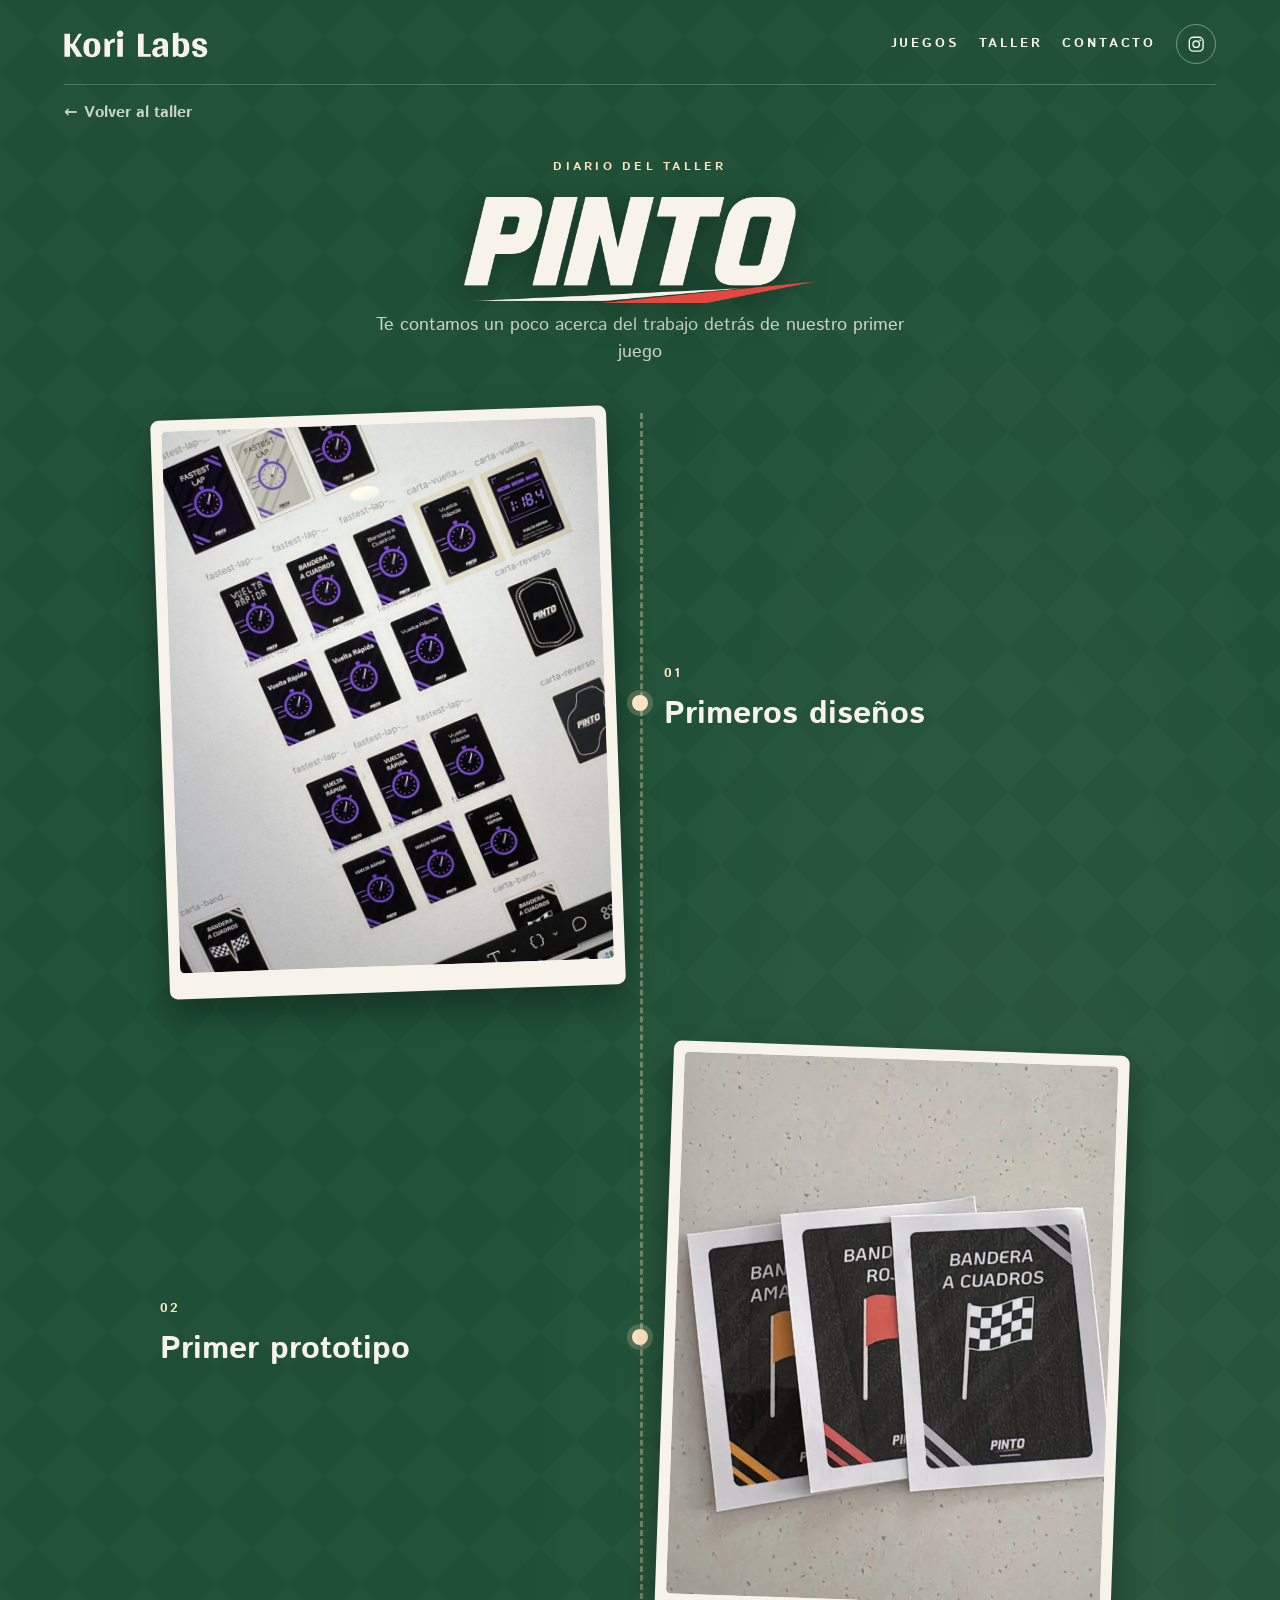
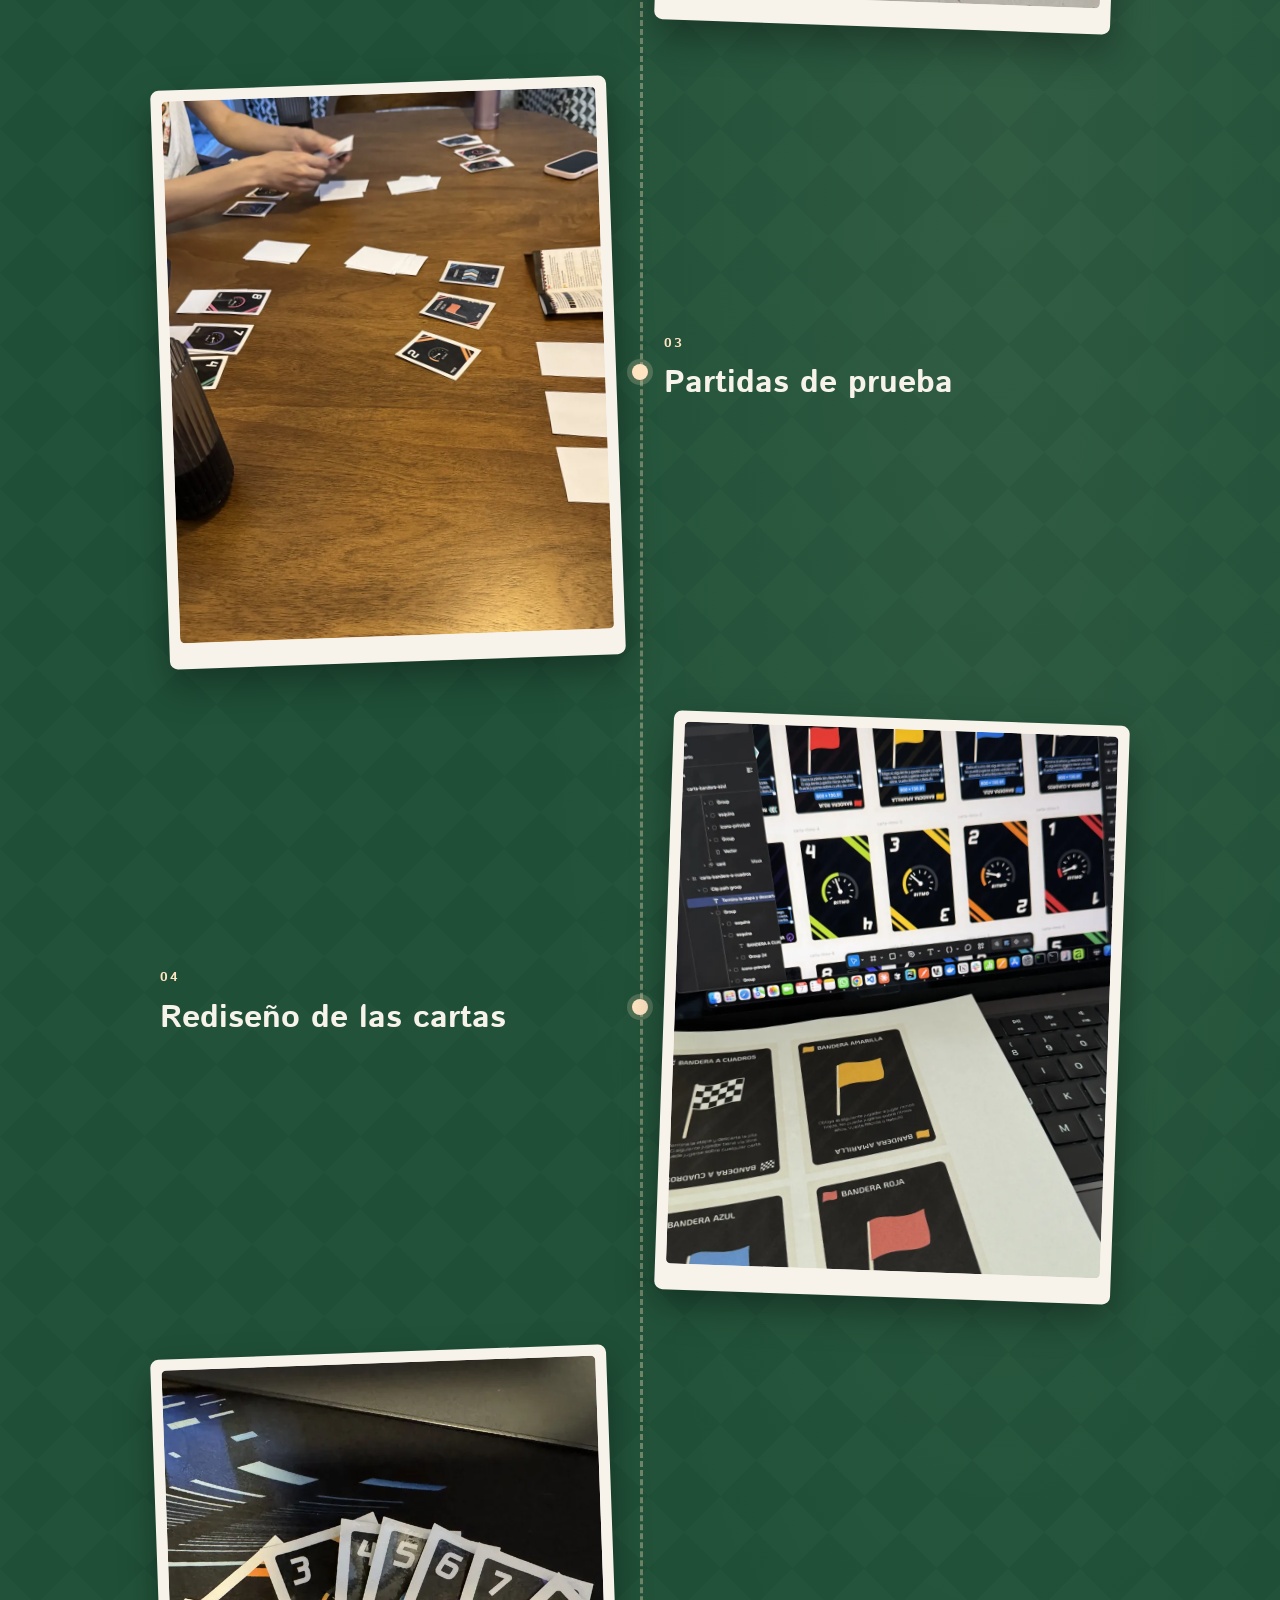
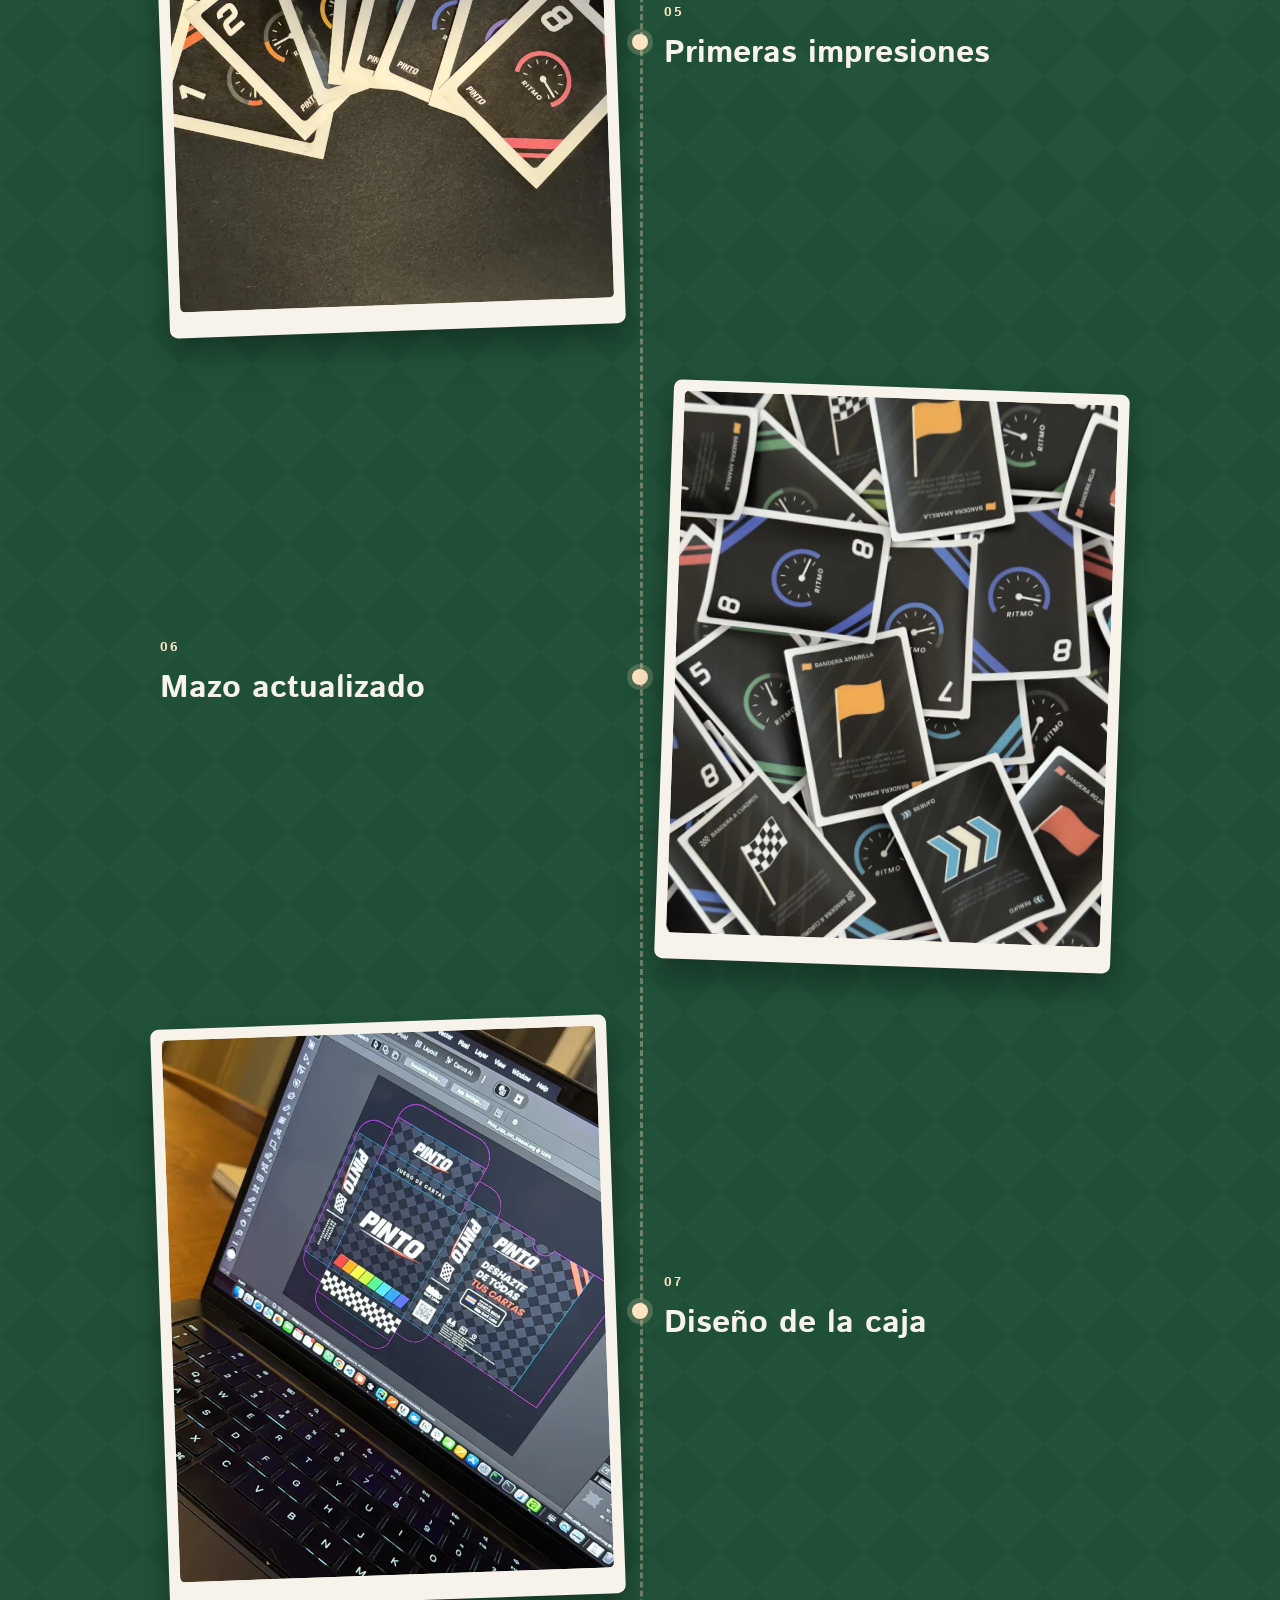
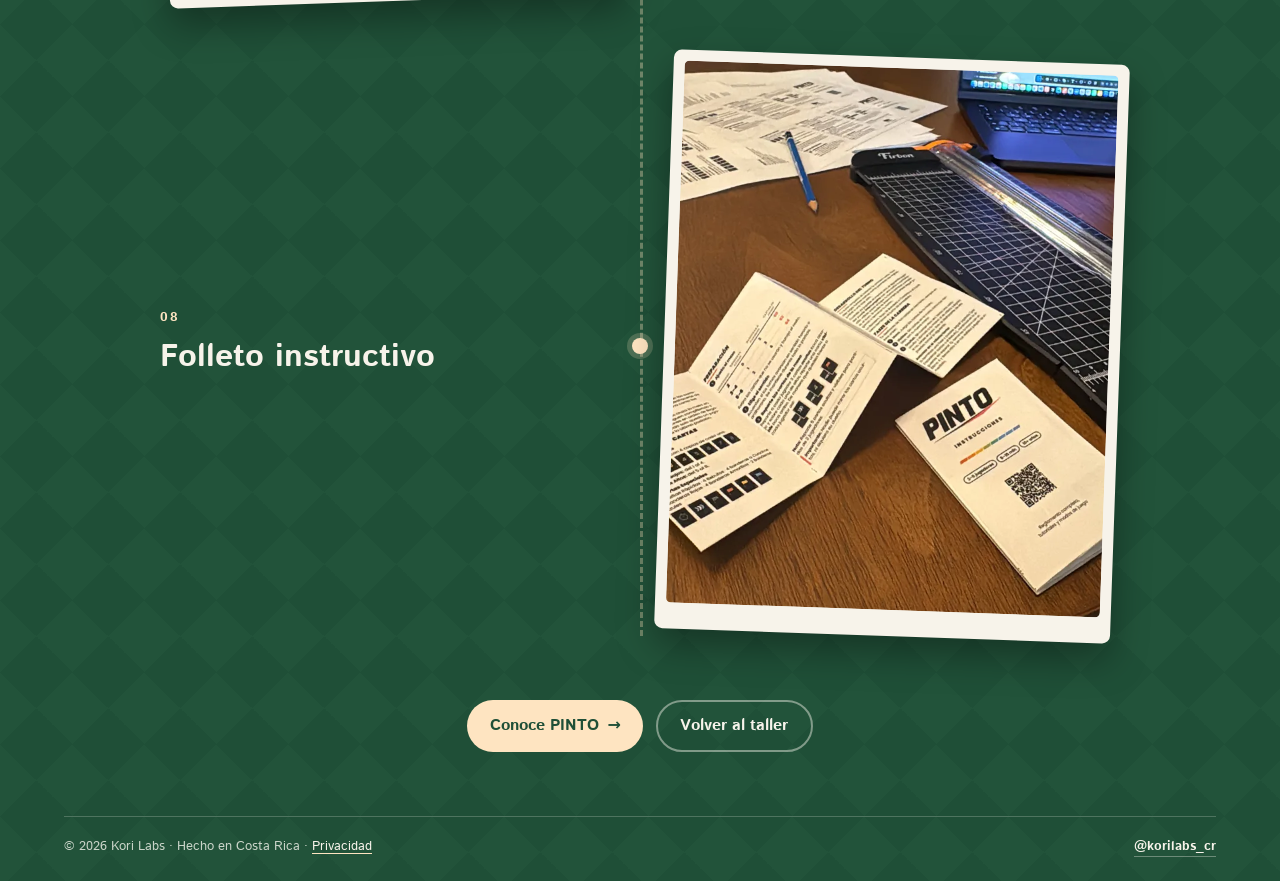
<file: taller/pinto/index.html>
<!doctype html>
<html lang="es">
<head>
  <meta charset="utf-8">
  <meta name="viewport" content="width=device-width, initial-scale=1">
  <title>PINTO · Diario del taller · Kori Labs</title>
  <meta name="description" content="Te contamos un poco acerca del trabajo detrás de PINTO, el primer juego de Kori Labs.">
  <meta name="theme-color" content="#1F4F37">
  <meta name="color-scheme" content="dark">
  <link rel="canonical" href="https://korilabscr.com/taller/pinto/">
  <link rel="icon" href="../../favicon.ico" sizes="32x32">
  <link rel="icon" href="../../assets/favicon.svg?v=2" type="image/svg+xml">
  <link rel="apple-touch-icon" href="../../assets/apple-touch-icon.png">

  <link rel="preconnect" href="https://fonts.googleapis.com">
  <link rel="preconnect" href="https://fonts.gstatic.com" crossorigin>
  <link rel="stylesheet" href="https://fonts.googleapis.com/css2?family=Istok+Web:wght@400;700&amp;display=swap">

  <link rel="stylesheet" href="../../css/styles.css?v=2">
  <link rel="stylesheet" href="../../css/home.css?v=15">
  </head>
<body class="home">

  <svg width="0" height="0" style="position:absolute" aria-hidden="true" focusable="false">
    <symbol id="icon-instagram" viewBox="0 0 24 24">
      <rect x="3" y="3" width="18" height="18" rx="5" fill="none" stroke="currentColor" stroke-width="1.8"/>
      <circle cx="12" cy="12" r="4.2" fill="none" stroke="currentColor" stroke-width="1.8"/>
      <circle cx="17.3" cy="6.7" r="1.2" fill="currentColor"/>
    </symbol>
  </svg>

  <div class="page">
    <header class="site-header">
      <a class="home-mark" href="../../" aria-label="Kori Labs, inicio">
        <svg class="wordmark" viewBox="100 113 196 38" aria-hidden="true" focusable="false">
          <path d="M108.185 135.302V149.334H100.525V118.153H108.185V131.574H111.37L119.776 118.153H124.25L114.963 132.727L125.266 149.334H117.2L108.456 135.302H108.185ZM149.529 137.133C149.529 145.674 145.688 149.944 138.006 149.944C130.278 149.944 126.415 145.674 126.415 137.133C126.415 128.592 130.278 124.321 138.006 124.321C145.688 124.321 149.529 128.592 149.529 137.133ZM133.939 137.133C133.939 140.296 134.21 142.601 134.752 144.047C135.294 145.493 136.379 146.216 138.006 146.216C139.587 146.216 140.649 145.493 141.192 144.047C141.689 142.555 141.937 140.251 141.937 137.133C141.937 133.969 141.689 131.642 141.192 130.151C140.649 128.75 139.587 128.049 138.006 128.049C136.379 128.049 135.294 128.772 134.752 130.219C134.21 131.619 133.939 133.924 133.939 137.133ZM161.571 129.202C163.424 126.219 166 124.728 169.298 124.728V130.083C166.813 130.083 165.073 130.422 164.079 131.1C163.13 131.778 162.655 132.817 162.655 134.218V149.334H155.064V124.931H158.521L161.571 129.202ZM176.419 122.694C175.154 122.694 174.069 122.265 173.165 121.407C172.307 120.503 171.877 119.418 171.877 118.153C171.877 116.933 172.307 115.893 173.165 115.035C174.024 114.131 175.086 113.679 176.351 113.679C177.617 113.679 178.679 114.108 179.537 114.967C180.396 115.826 180.825 116.91 180.825 118.221C180.825 119.486 180.396 120.548 179.537 121.407C178.679 122.265 177.639 122.694 176.419 122.694ZM172.555 149.334V124.931H180.147V149.334H172.555ZM218.169 149.334H200.748V118.153H208.408V145.674H218.169V149.334ZM234.644 146.487C232.746 148.792 230.215 149.944 227.052 149.944C224.928 149.944 223.211 149.334 221.9 148.114C220.635 146.849 220.002 145.154 220.002 143.03C220.002 140.906 220.748 139.302 222.239 138.217C223.731 137.087 226.261 136.206 229.831 135.574L234.034 134.76V132.32C234.034 129.473 233.017 128.049 230.984 128.049C228.769 128.049 227.549 129.88 227.323 133.54L221.087 132.794C221.358 129.902 222.239 127.778 223.731 126.423C225.222 125.022 227.707 124.321 231.187 124.321C238.101 124.321 241.558 127.146 241.558 132.794V149.334H236.542L234.644 146.487ZM226.713 142.827C226.713 144.951 227.866 146.013 230.17 146.013C231.39 146.013 232.678 145.289 234.034 143.843V137.811L230.984 138.421C228.137 139.008 226.713 140.477 226.713 142.827ZM255.81 125.202C257.301 124.615 258.838 124.321 260.42 124.321C267.288 124.321 270.723 128.592 270.723 137.133C270.723 145.674 267.288 149.944 260.42 149.944C257.934 149.944 255.697 149.153 253.709 147.572L251.743 149.334H248.218V117.407L255.81 116.458V125.202ZM255.81 145.131C256.669 145.493 257.437 145.674 258.115 145.674C261.504 145.674 263.199 142.827 263.199 137.133C263.199 134.06 262.815 131.778 262.046 130.286C261.278 128.795 259.99 128.049 258.183 128.049C257.595 128.049 256.804 128.162 255.81 128.388V145.131ZM287.786 134.489C290.136 135.167 291.921 136.093 293.141 137.268C294.361 138.443 294.971 140.16 294.971 142.42C294.971 144.725 294.022 146.555 292.124 147.91C290.271 149.266 287.741 149.944 284.532 149.944C281.324 149.944 278.883 149.289 277.211 147.978C275.584 146.623 274.568 144.634 274.161 142.013L280.397 141.132C280.533 142.714 281.007 143.956 281.821 144.86C282.634 145.764 283.696 146.216 285.007 146.216C287.402 146.216 288.599 145.448 288.599 143.911C288.599 142.42 286.882 141.2 283.447 140.251L281.278 139.573C279.019 138.94 277.324 138.036 276.194 136.862C275.11 135.641 274.568 133.879 274.568 131.574C274.568 129.315 275.471 127.552 277.279 126.287C279.132 124.977 281.595 124.321 284.668 124.321C287.741 124.321 290.09 124.977 291.717 126.287C293.344 127.598 294.361 129.541 294.768 132.117L288.464 132.93C288.192 129.676 286.814 128.049 284.329 128.049C282.069 128.049 280.939 128.772 280.939 130.219C280.939 131.077 281.346 131.778 282.16 132.32C282.973 132.817 284.171 133.292 285.752 133.743L287.786 134.489Z" fill="currentColor"/>
        </svg>
      </a>
      <nav class="site-nav" aria-label="Principal">
        <a class="site-nav__link" href="../../juegos/">Juegos</a>
        <a class="site-nav__link" href="../../#taller">Taller</a>
        <a class="site-nav__link" href="../../#contacto">Contacto</a>
        <a class="site-nav__icon" href="https://www.instagram.com/korilabs_cr/" target="_blank" rel="noopener noreferrer">
          <svg aria-hidden="true" focusable="false"><use href="#icon-instagram"/></svg>
          <span class="visually-hidden">Instagram de Kori Labs (se abre en una pestaña nueva)</span>
        </a>
      </nav>
    </header>

    <main class="pp" aria-labelledby="pp-title">
      <a class="pp-back" href="../../#taller"><span aria-hidden="true">←</span> Volver al taller</a>
      <header class="pp-head">
        <p class="h-eyebrow">Diario del taller</p>
        <h1 class="pp-title" id="pp-title"><img class="pp-logo" src="../../assets/taller/pinto-logo.webp" width="584" height="175" alt="PINTO"></h1>
        <p class="pp-lead">Te contamos un poco acerca del trabajo detrás de nuestro primer juego</p>
      </header>
      <ol class="pp-steps">
          <li class="pp-step">
            <figure class="pp-photo"><img src="../../assets/taller/pinto/01-primeros-disenos.webp" alt="Primeros diseños" loading="lazy"></figure>
            <div class="pp-text"><span class="pp-n">01</span><h2>Primeros diseños</h2></div>
          </li>
          <li class="pp-step">
            <figure class="pp-photo"><img src="../../assets/taller/pinto/02-primer-prototipo.webp" alt="Primer prototipo" loading="lazy"></figure>
            <div class="pp-text"><span class="pp-n">02</span><h2>Primer prototipo</h2></div>
          </li>
          <li class="pp-step">
            <figure class="pp-photo"><img src="../../assets/taller/pinto/03-partidas-de-prueba.webp" alt="Partidas de prueba" loading="lazy"></figure>
            <div class="pp-text"><span class="pp-n">03</span><h2>Partidas de prueba</h2></div>
          </li>
          <li class="pp-step">
            <figure class="pp-photo"><img src="../../assets/taller/pinto/04-rediseno-cartas.webp" alt="Rediseño de las cartas" loading="lazy"></figure>
            <div class="pp-text"><span class="pp-n">04</span><h2>Rediseño de las cartas</h2></div>
          </li>
          <li class="pp-step">
            <figure class="pp-photo"><img src="../../assets/taller/pinto/05-primeras-impresiones.webp" alt="Primeras impresiones" loading="lazy"></figure>
            <div class="pp-text"><span class="pp-n">05</span><h2>Primeras impresiones</h2></div>
          </li>
          <li class="pp-step">
            <figure class="pp-photo"><img src="../../assets/taller/pinto/06-mazo-actualizado.webp" alt="Mazo actualizado" loading="lazy"></figure>
            <div class="pp-text"><span class="pp-n">06</span><h2>Mazo actualizado</h2></div>
          </li>
          <li class="pp-step">
            <figure class="pp-photo"><img src="../../assets/taller/pinto/07-diseno-caja.webp" alt="Diseño de la caja" loading="lazy"></figure>
            <div class="pp-text"><span class="pp-n">07</span><h2>Diseño de la caja</h2></div>
          </li>
          <li class="pp-step">
            <figure class="pp-photo"><img src="../../assets/taller/pinto/08-folleto.webp" alt="Folleto instructivo" loading="lazy"></figure>
            <div class="pp-text"><span class="pp-n">08</span><h2>Folleto instructivo</h2></div>
          </li>
      </ol>
      <div class="pp-end">
        <a class="h-btn h-btn--primary" href="../../juegos/pinto/">Conoce PINTO <span aria-hidden="true">→</span></a>
        <a class="h-btn h-btn--ghost" href="../../#taller">Volver al taller</a>
      </div>
    </main>

    <footer class="site-footer h-footer">
      <p>© 2026 Kori Labs · Hecho en Costa Rica · <a class="h-footer__link" href="../../privacidad/">Privacidad</a></p>
      <a class="h-footer__ig" href="https://www.instagram.com/korilabs_cr/" target="_blank" rel="noopener noreferrer">@korilabs_cr<span class="visually-hidden"> (se abre en una pestaña nueva)</span></a>
    </footer>
  </div>

</body>
</html>
</file>
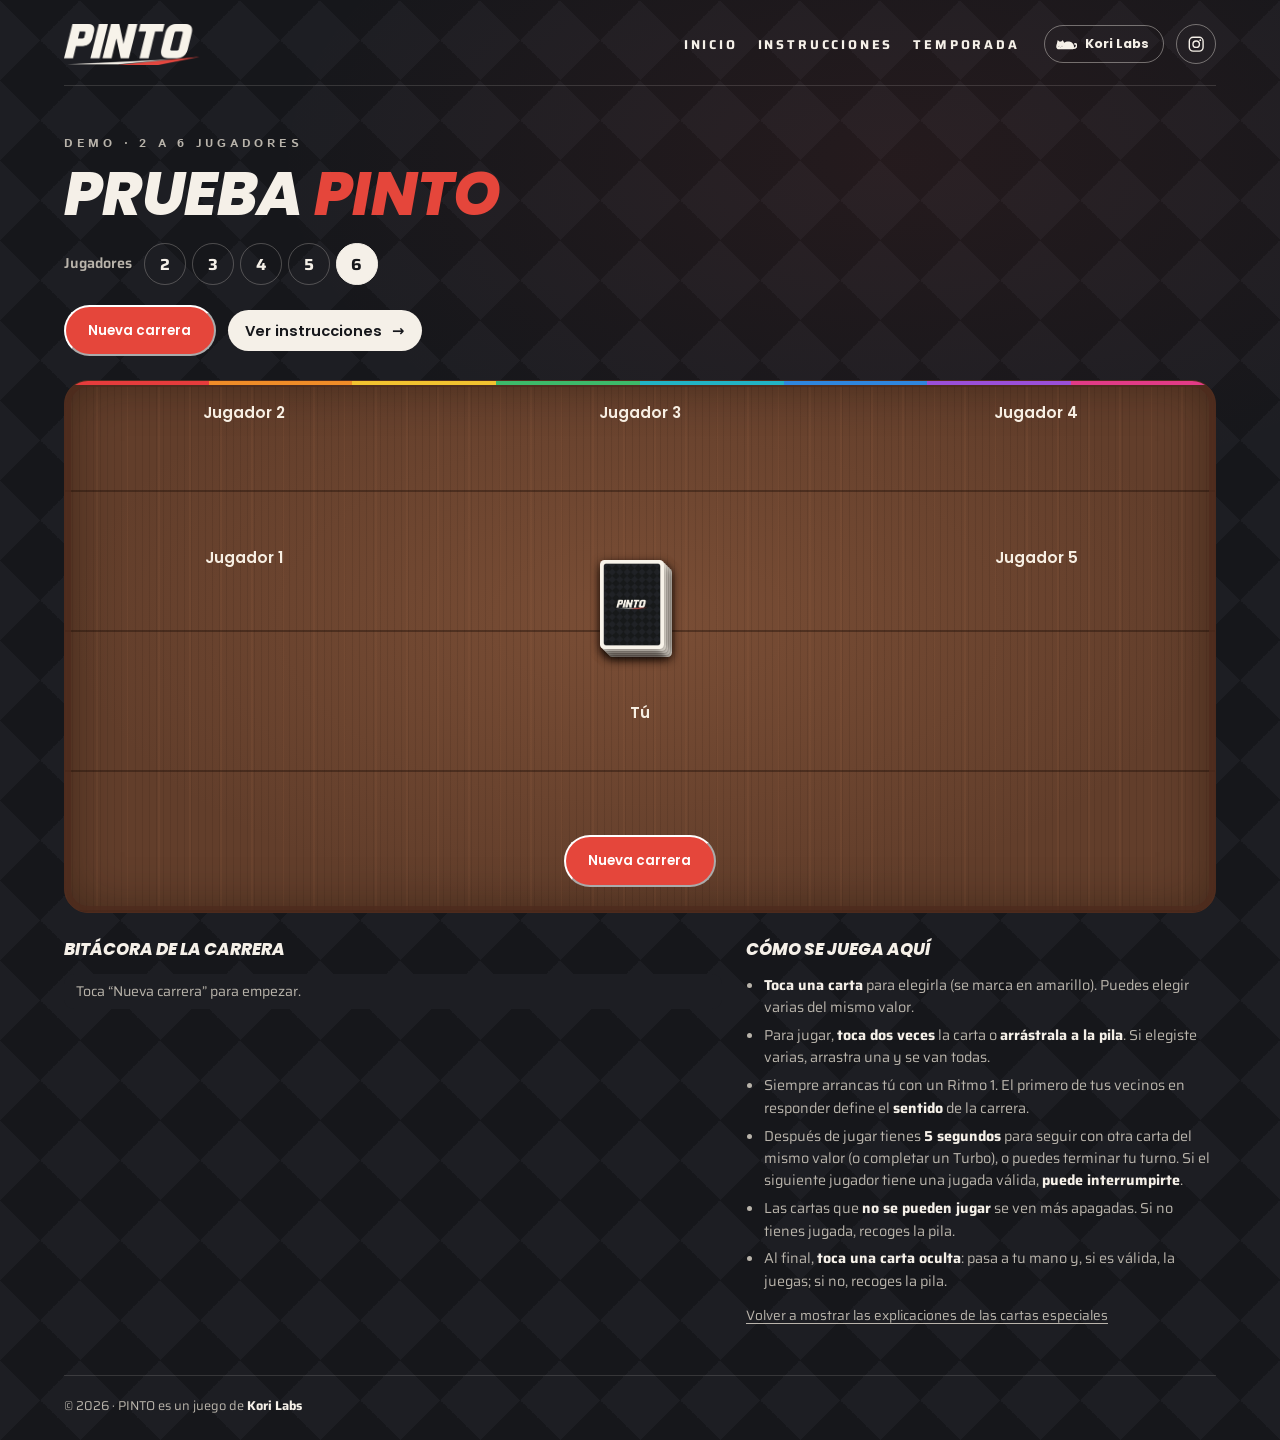
<file: juegos/pinto/demo/index.html>
<!doctype html>
<html lang="es">
<head>
  <meta charset="utf-8">
  <meta name="viewport" content="width=device-width, initial-scale=1">
  <title>Demo de PINTO · Kori Labs</title>
  <meta name="description" content="Prueba PINTO en tu navegador: una carrera contra tres bots con las reglas oficiales.">
  <meta name="theme-color" content="#16171b">
  <meta name="color-scheme" content="dark">
  <!-- Unlisted while the demo is being tested: not linked from the menu and hidden from search engines -->
  <meta name="robots" content="noindex">
  <meta property="og:type" content="website">
  <meta property="og:title" content="Demo de PINTO · Kori Labs">
  <meta property="og:description" content="Una carrera de PINTO contra tres bots, directo en el navegador.">
  <meta property="og:url" content="https://korilabscr.com/juegos/pinto/demo/">
  <meta property="og:image" content="https://korilabscr.com/juegos/pinto/img/og-pinto.jpg">
  <meta property="og:locale" content="es_CR">
  <link rel="canonical" href="https://korilabscr.com/juegos/pinto/demo/">
  <link rel="icon" href="../img/favicon/favicon.ico?v=1" sizes="32x32">
  <link rel="icon" href="../img/favicon/favicon.png?v=1" type="image/png" sizes="48x48">
  <link rel="apple-touch-icon" href="../img/favicon/apple-touch-icon.png?v=1">

  <link rel="preconnect" href="https://fonts.googleapis.com">
  <link rel="preconnect" href="https://fonts.gstatic.com" crossorigin>
  <link rel="stylesheet" href="https://fonts.googleapis.com/css2?family=Istok+Web:wght@400;700&amp;family=Poppins:ital,wght@0,500;0,600;1,700;1,800&amp;family=Saira:ital,wght@0,400;0,600;0,700;0,800;1,400&amp;display=swap">

  <link rel="stylesheet" href="../../../css/styles.css?v=2">
  <link rel="stylesheet" href="../../../css/pinto.css?v=38">
  <link rel="stylesheet" href="../../../css/pinto-demo.css?v=18">
  <script src="pinto-engine.js?v=14" defer></script>
  <script src="demo.js?v=21" defer></script>
  <script src="../menu.js?v=1" defer></script>
</head>
<body class="pinto pinto-demo">

  <svg width="0" height="0" style="position:absolute" aria-hidden="true" focusable="false">
    <symbol id="icon-instagram" viewBox="0 0 24 24">
      <rect x="3" y="3" width="18" height="18" rx="5" fill="none" stroke="currentColor" stroke-width="1.8"/>
      <circle cx="12" cy="12" r="4.2" fill="none" stroke="currentColor" stroke-width="1.8"/>
      <circle cx="17.3" cy="6.7" r="1.2" fill="currentColor"/>
    </symbol>
  </svg>

  <div class="page">
    <header class="site-header p-header">
      <a class="home-link p-brand" href="../" aria-label="PINTO, ir a la página del juego"><img src="../img/logo-pinto.webp" width="584" height="175" alt=""></a>
      <button class="p-menu-btn" type="button" aria-expanded="false" aria-controls="p-nav" hidden><span class="p-menu-btn__bars" aria-hidden="true"><span></span></span><span class="visually-hidden">Abrir menú</span></button>
      <nav class="site-nav p-nav" id="p-nav" aria-label="PINTO">
        <a class="site-nav__link" href="../">Inicio</a>
        <a class="site-nav__link" href="../instrucciones/">Instrucciones</a>
        <a class="site-nav__link" href="../modos/temporada/">Temporada</a>
        <span class="p-nav__extra">
          <a class="p-kori" href="../../../"><svg class="p-kori__cat" viewBox="22 17 266 266" aria-hidden="true" focusable="false"><path fill="currentColor" fill-rule="evenodd" d="M57.1611 206.162C37.0604 206.162 25 192.091 25 174.001C25 159.93 28.0151 147.87 33.0403 137.82L41.0806 97.6181C42.4206 93.598 45.1007 92.928 49.1208 95.6081L69.2215 111.689C73.2417 109.679 77.2618 109.679 81.282 111.689L101.383 95.6081C105.403 92.928 108.083 94.268 109.423 99.6282L123.493 123.749C139.574 111.689 161.685 105.658 183.796 109.679C215.957 113.699 244.098 141.84 244.098 174.001C244.098 192.091 236.057 206.162 221.987 206.162H57.1611ZM43.0906 161.94C51.1309 171.321 59.1712 171.321 67.2115 161.94C59.1712 165.29 51.1309 165.29 43.0906 161.94ZM83.292 161.94C91.3323 171.321 99.3726 171.321 107.413 161.94C99.3726 165.29 91.3323 165.29 83.292 161.94ZM71.2316 176.011H79.2719C79.2719 178.356 77.9318 180.198 75.2517 181.539C72.5717 180.198 71.2316 178.356 71.2316 176.011Z"/><path d="M236.06 192.092C266.211 194.102 278.271 174.001 274.251 153.901C272.241 141.84 262.19 135.81 254.15 139.83" fill="none" stroke="currentColor" stroke-width="20.1007" stroke-linecap="round"/></svg><span>Kori Labs</span></a>
          <a class="site-nav__icon" href="https://www.instagram.com/korilabs_cr/" target="_blank" rel="noopener noreferrer">
          <svg aria-hidden="true" focusable="false"><use href="#icon-instagram"/></svg>
          <span class="visually-hidden">Instagram de Kori Labs (se abre en una pestaña nueva)</span>
        </a>
        </span>
      </nav>
    </header>

    <main>
      <section class="pd-intro" aria-labelledby="demo-title">
        <p class="p-eyebrow">Demo · 2 a 6 jugadores</p>
        <h1 class="p-h2 p-h1" id="demo-title">Prueba <span class="p-red">PINTO</span></h1>
        <div class="pd-players" role="radiogroup" aria-label="Número de jugadores">
          <span class="pd-players__label" id="players-label">Jugadores</span>
          <button type="button" class="pd-players__opt" role="radio" data-players="2" aria-checked="false">2</button>
          <button type="button" class="pd-players__opt" role="radio" data-players="3" aria-checked="false">3</button>
          <button type="button" class="pd-players__opt" role="radio" data-players="4" aria-checked="false">4</button>
          <button type="button" class="pd-players__opt" role="radio" data-players="5" aria-checked="false">5</button>
          <button type="button" class="pd-players__opt" role="radio" data-players="6" aria-checked="true">6</button>
        </div>
        <div class="pd-intro__actions">
          <button type="button" class="p-button" data-act="restart">Nueva carrera</button>
          <a class="p-button p-button--cream p-button--small" href="../instrucciones/">Ver instrucciones <span aria-hidden="true">→</span></a>
        </div>
      </section>

      <section class="pd-board" id="board" aria-label="Mesa de juego" data-cards="../img/cartas/">
        <div class="pd-seat" data-seat="1"></div>
        <div class="pd-seat" data-seat="2"></div>
        <div class="pd-seat" data-seat="3"></div>
        <div class="pd-seat" data-seat="4"></div>
        <div class="pd-seat" data-seat="5"></div>
        <div class="pd-center"></div>
        <div class="pd-me" data-seat="0"></div>
        <div class="pd-result" role="dialog" aria-label="Resultado de la carrera" hidden></div>
        <noscript><p class="pd-status">El demo necesita JavaScript activado para funcionar.</p></noscript>
      </section>

      <div class="pd-below">
        <section class="pd-log" aria-labelledby="log-title">
          <h2 id="log-title">Bitácora de la carrera</h2>
          <ol id="log" aria-live="polite"></ol>
        </section>
        <section class="pd-help" aria-labelledby="help-title">
          <h2 id="help-title">Cómo se juega aquí</h2>
          <ul>
            <li><strong>Toca una carta</strong> para elegirla (se marca en amarillo). Puedes elegir varias del mismo valor.</li>
            <li>Para jugar, <strong>toca dos veces</strong> la carta o <strong>arrástrala a la pila</strong>. Si elegiste varias, arrastra una y se van todas.</li>
            <li>Siempre arrancas tú con un Ritmo 1. El primero de tus vecinos en responder define el <strong>sentido</strong> de la carrera.</li>
            <li>Después de jugar tienes <strong>5 segundos</strong> para seguir con otra carta del mismo valor (o completar un Turbo), o puedes terminar tu turno. Si el siguiente jugador tiene una jugada válida, <strong>puede interrumpirte</strong>.</li>
            <li>Las cartas que <strong>no se pueden jugar</strong> se ven más apagadas. Si no tienes jugada, recoges la pila.</li>
            <li>Al final, <strong>toca una carta oculta</strong>: pasa a tu mano y, si es válida, la juegas; si no, recoges la pila.</li>
          </ul>
          <button type="button" class="pd-help__reset" data-act="reset-tips">Volver a mostrar las explicaciones de las cartas especiales</button>
        </section>
      </div>
    </main>

    <footer class="site-footer">
      <p>© 2026 · PINTO es un juego de <a class="p-footer-link" href="../../../">Kori Labs</a></p>
    </footer>
  </div>
</body>
</html>
</file>
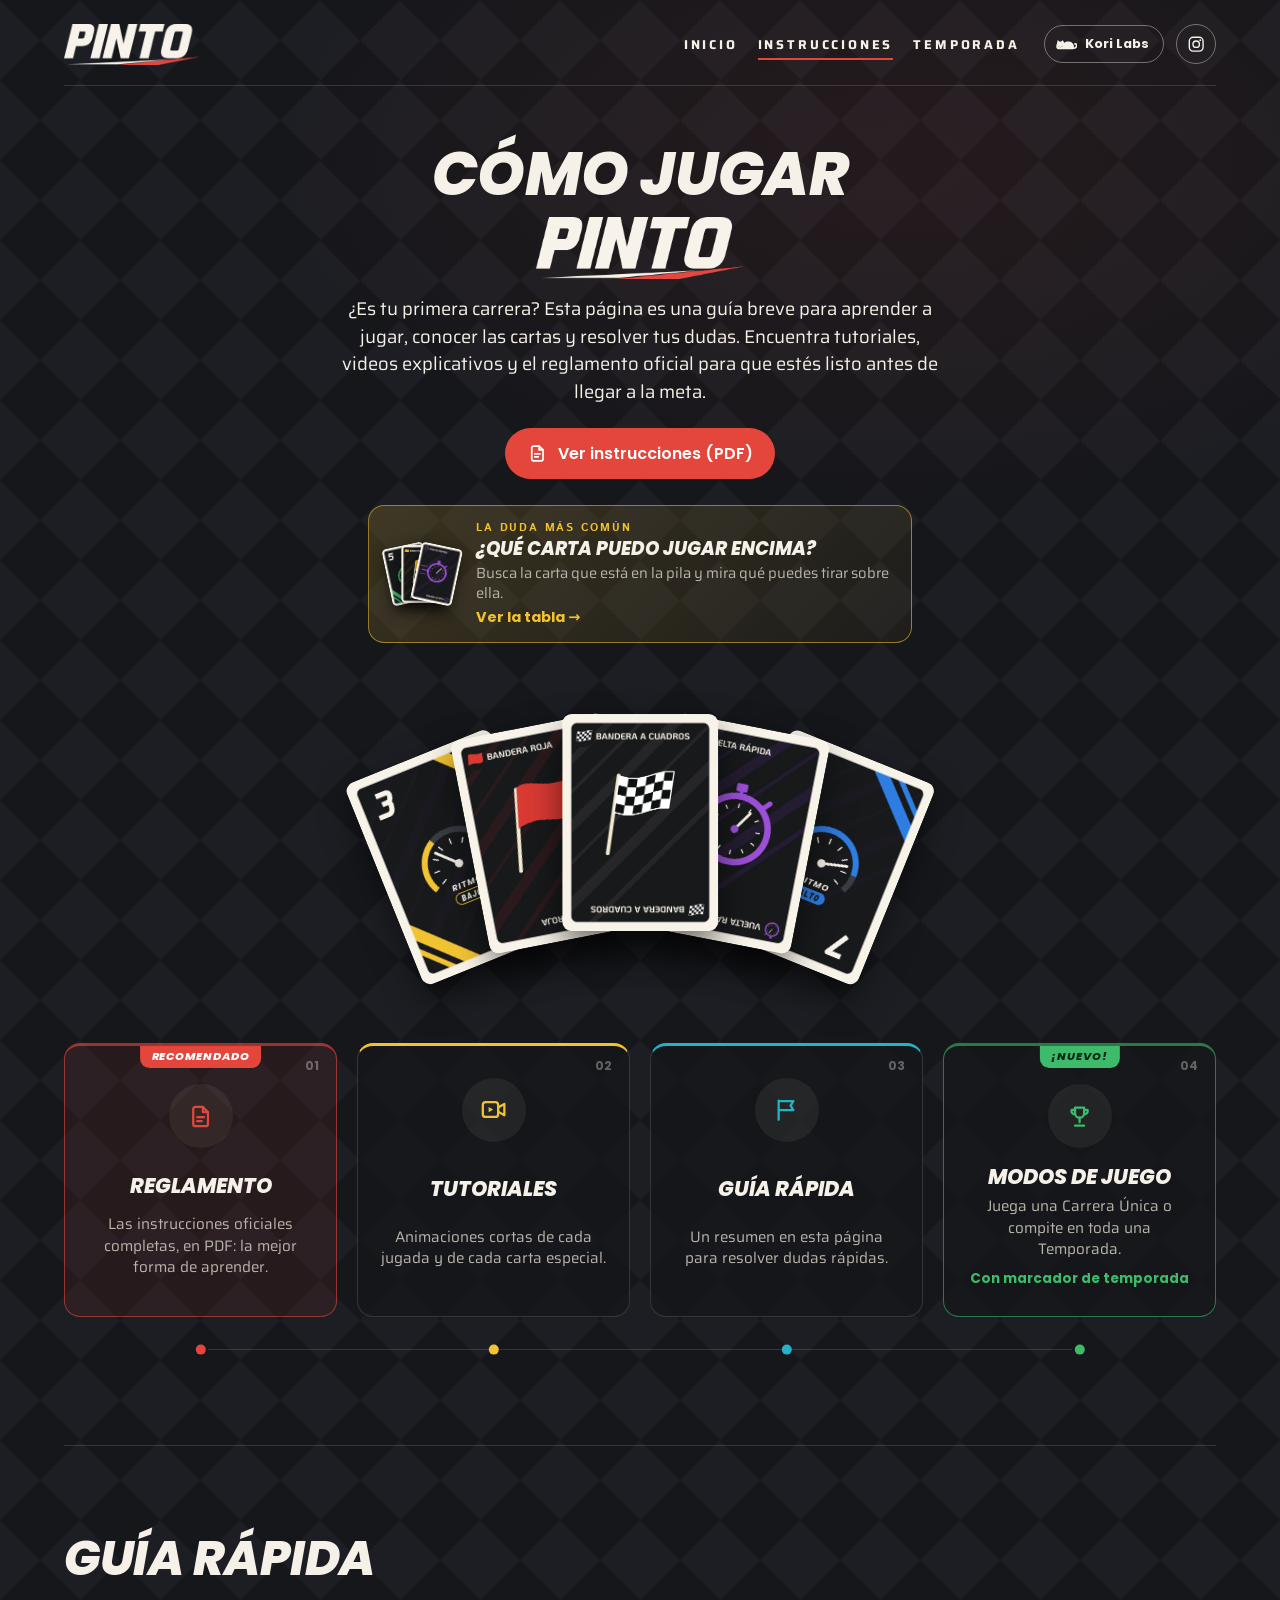
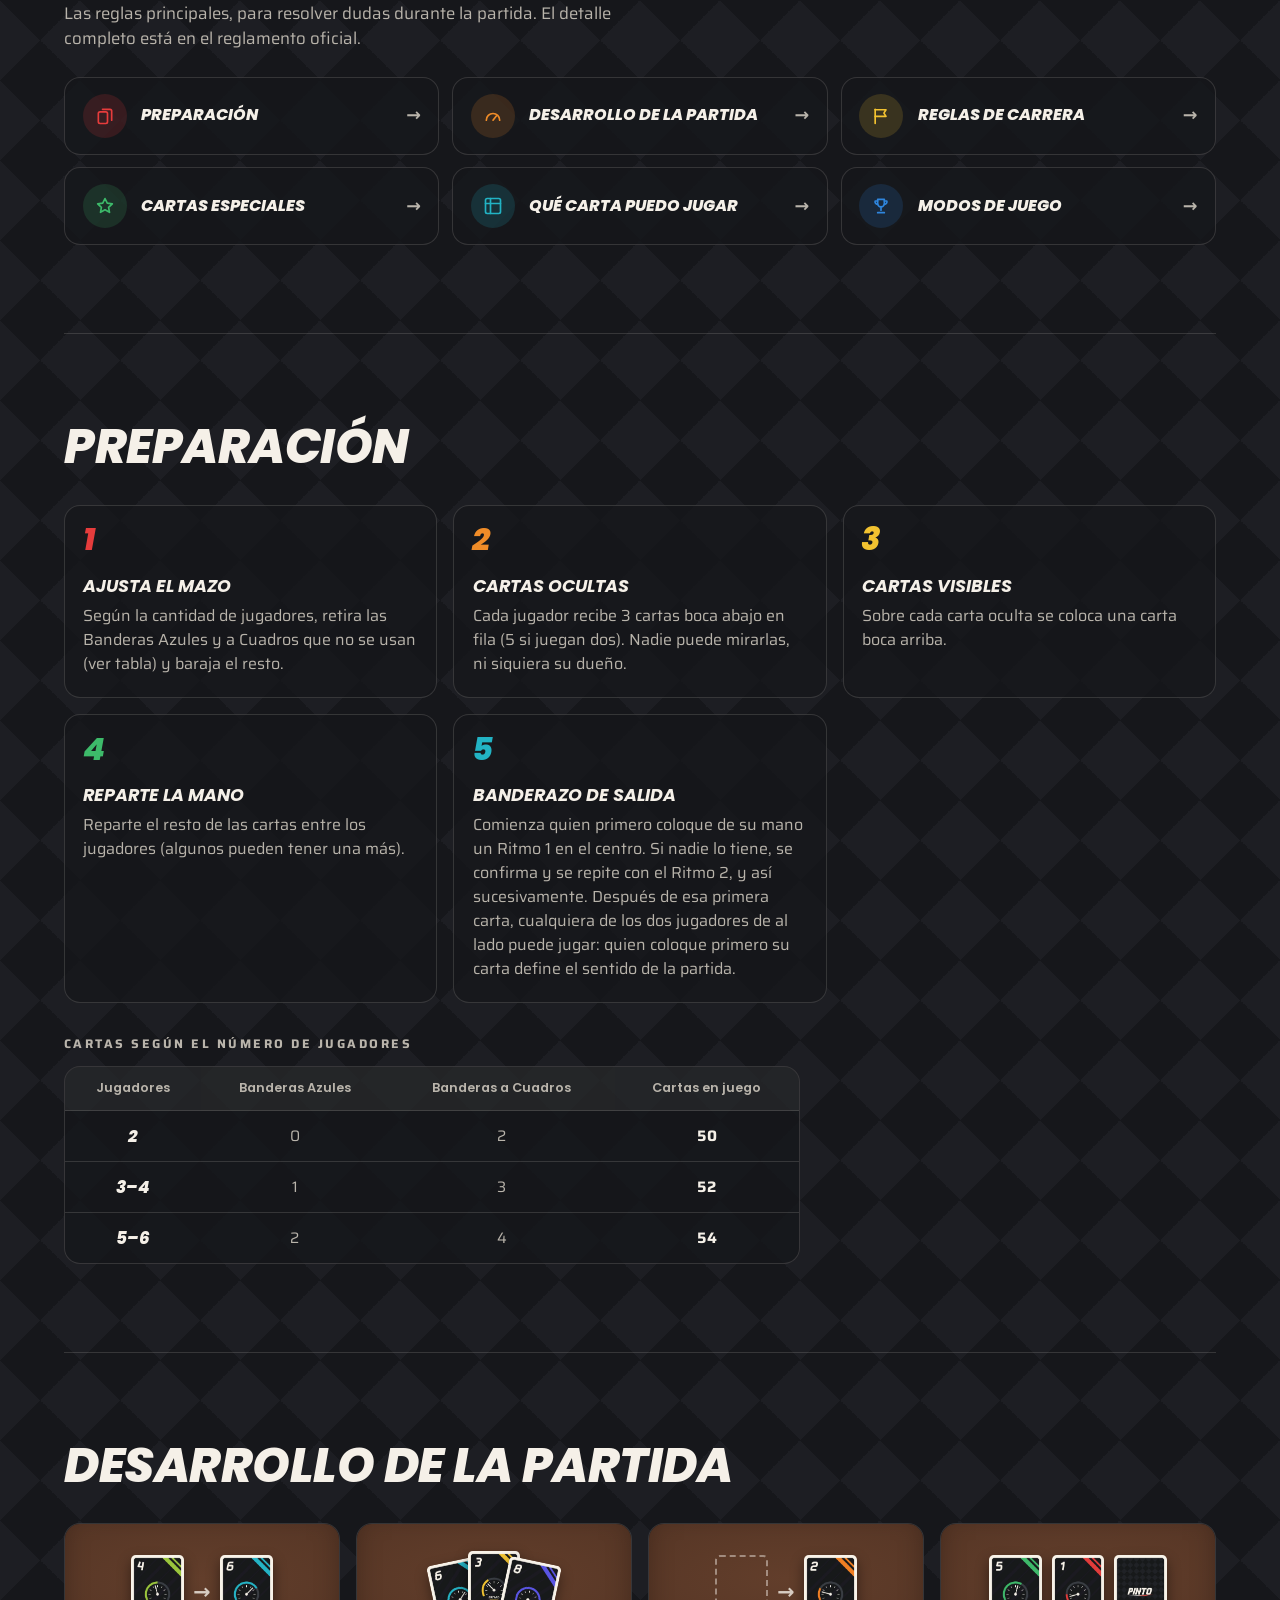
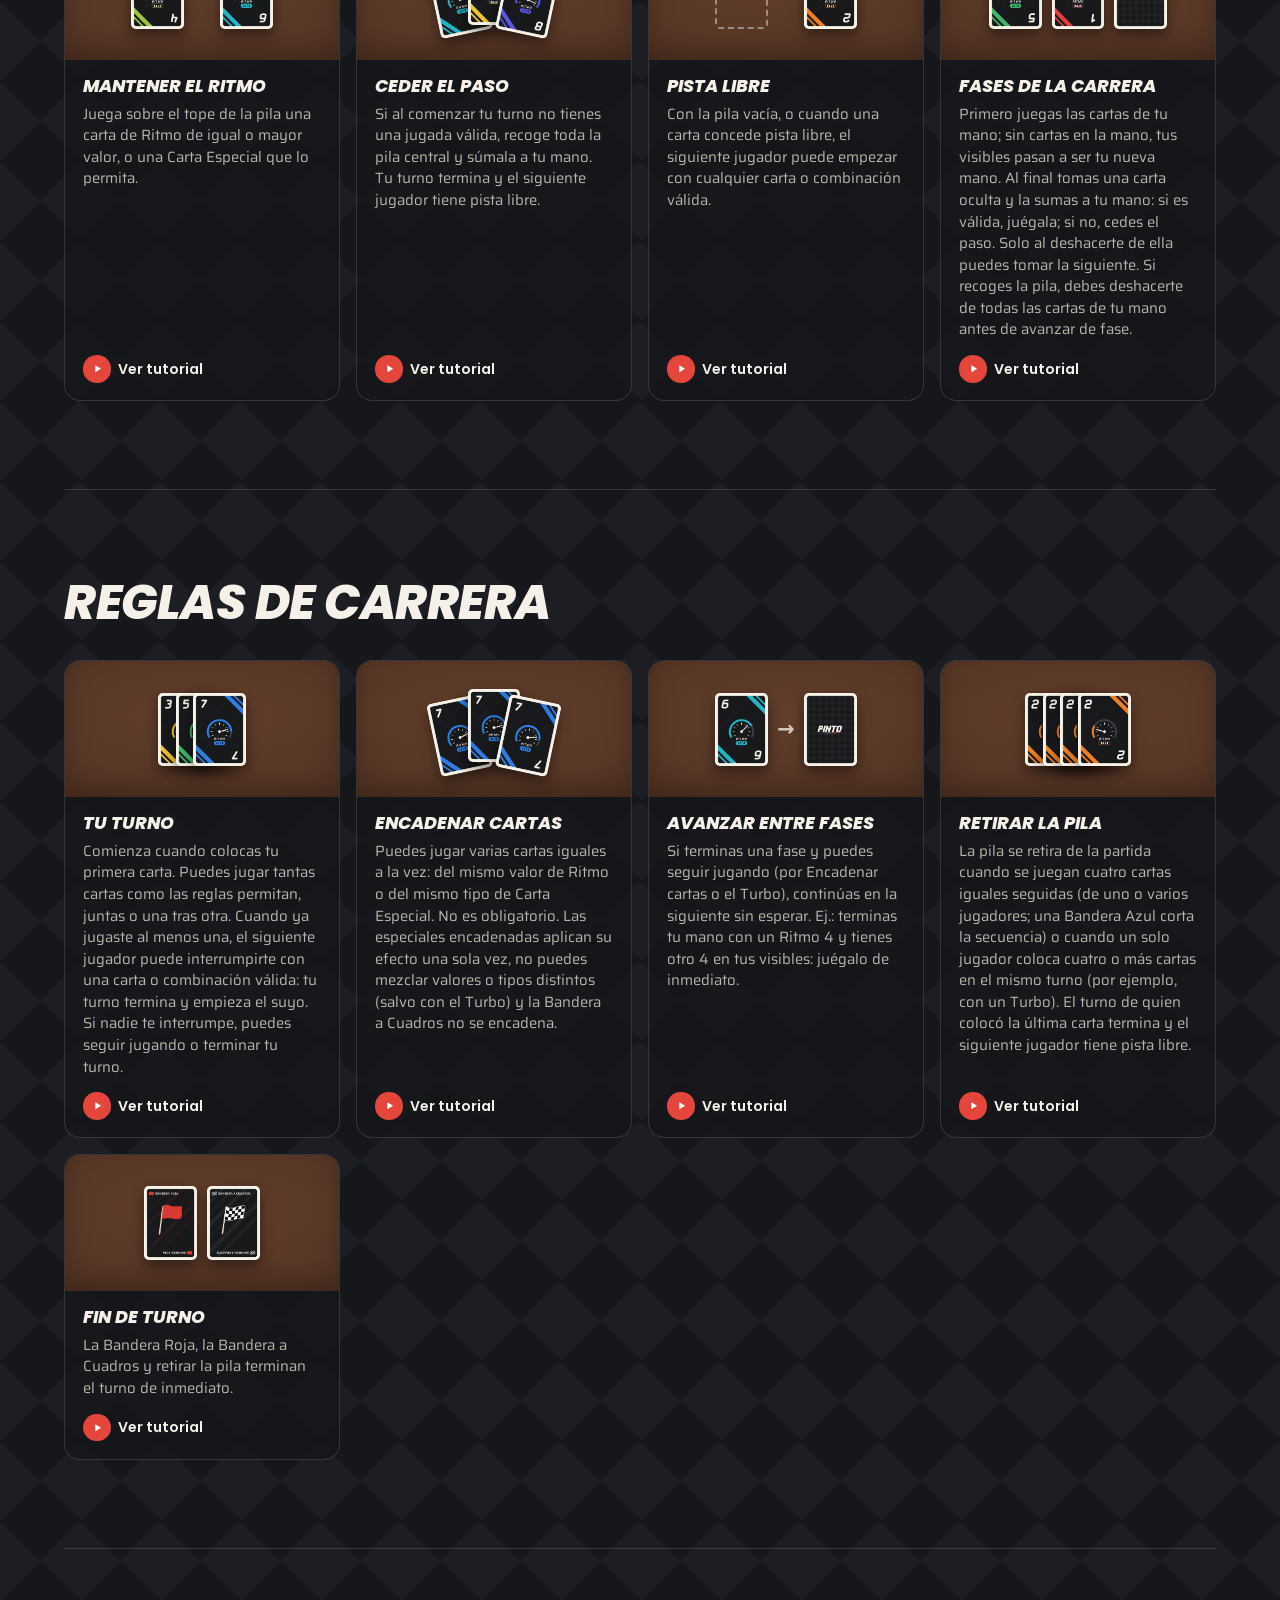
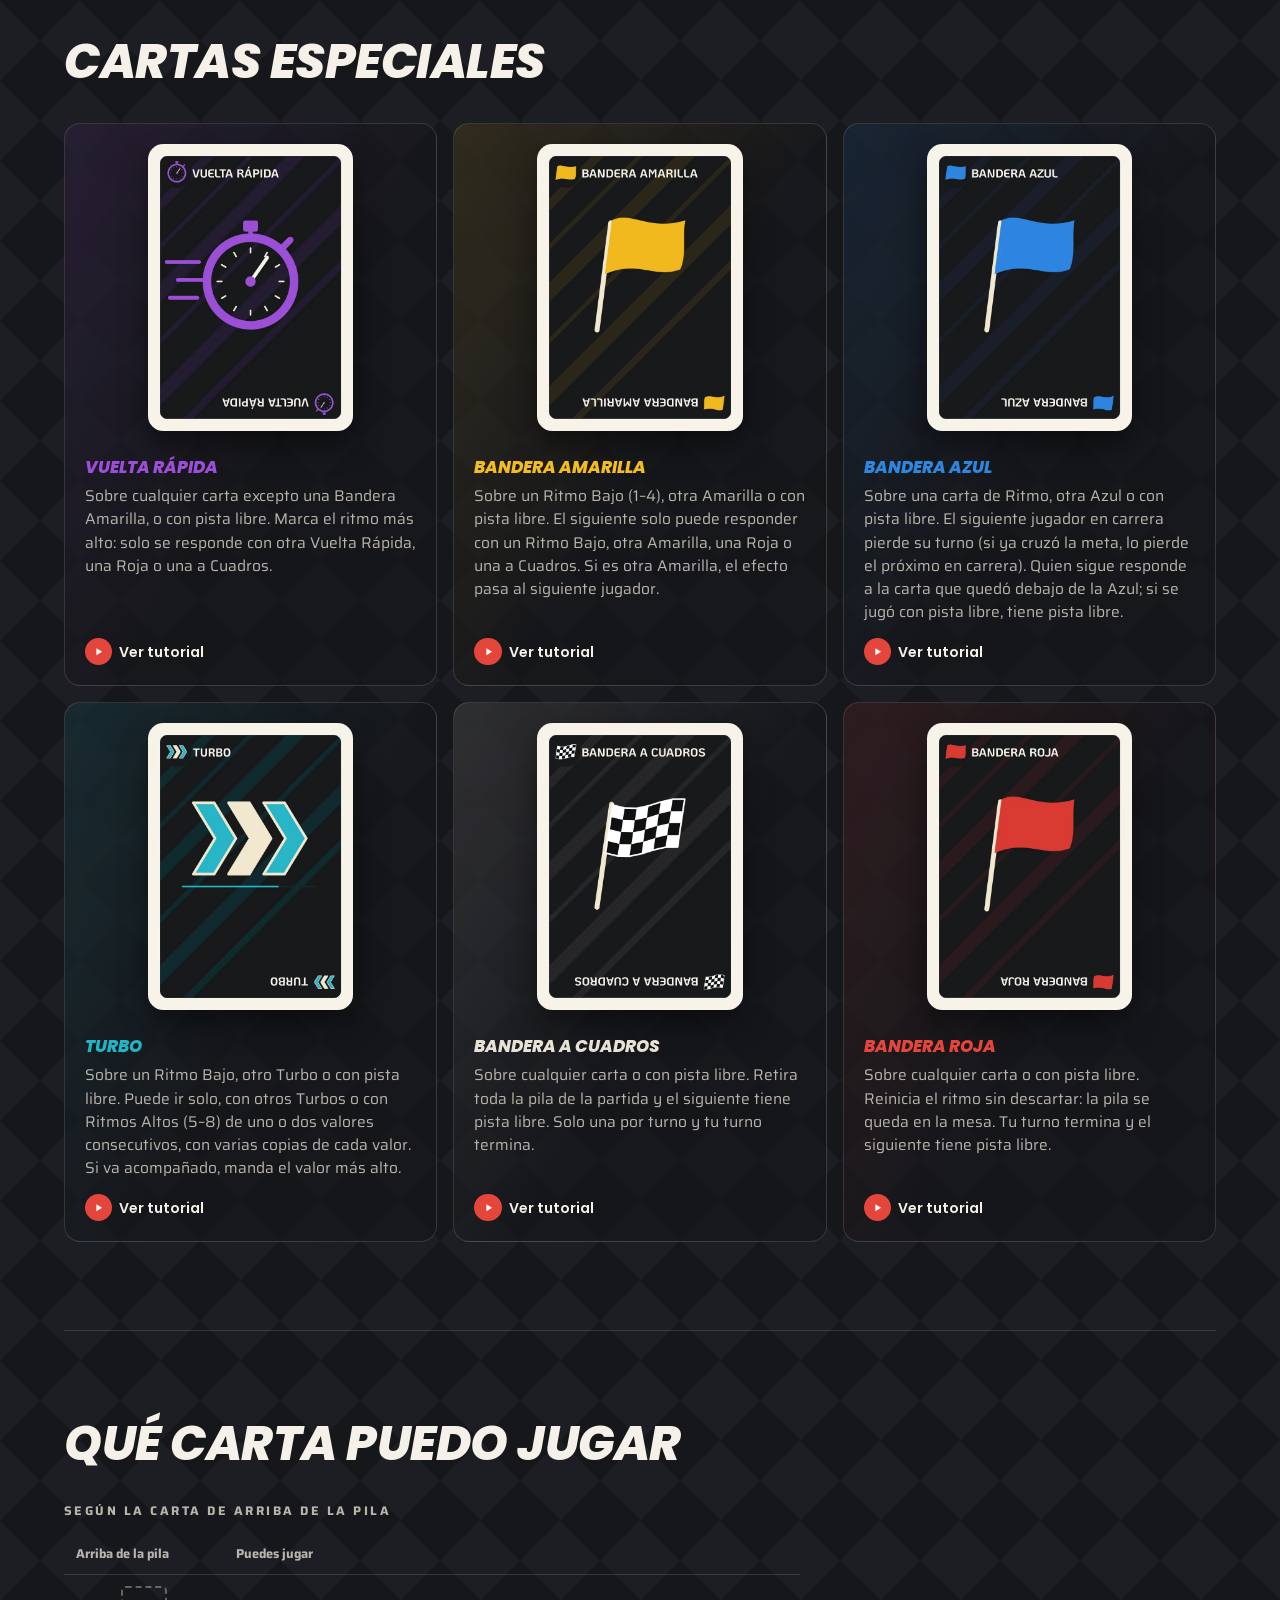
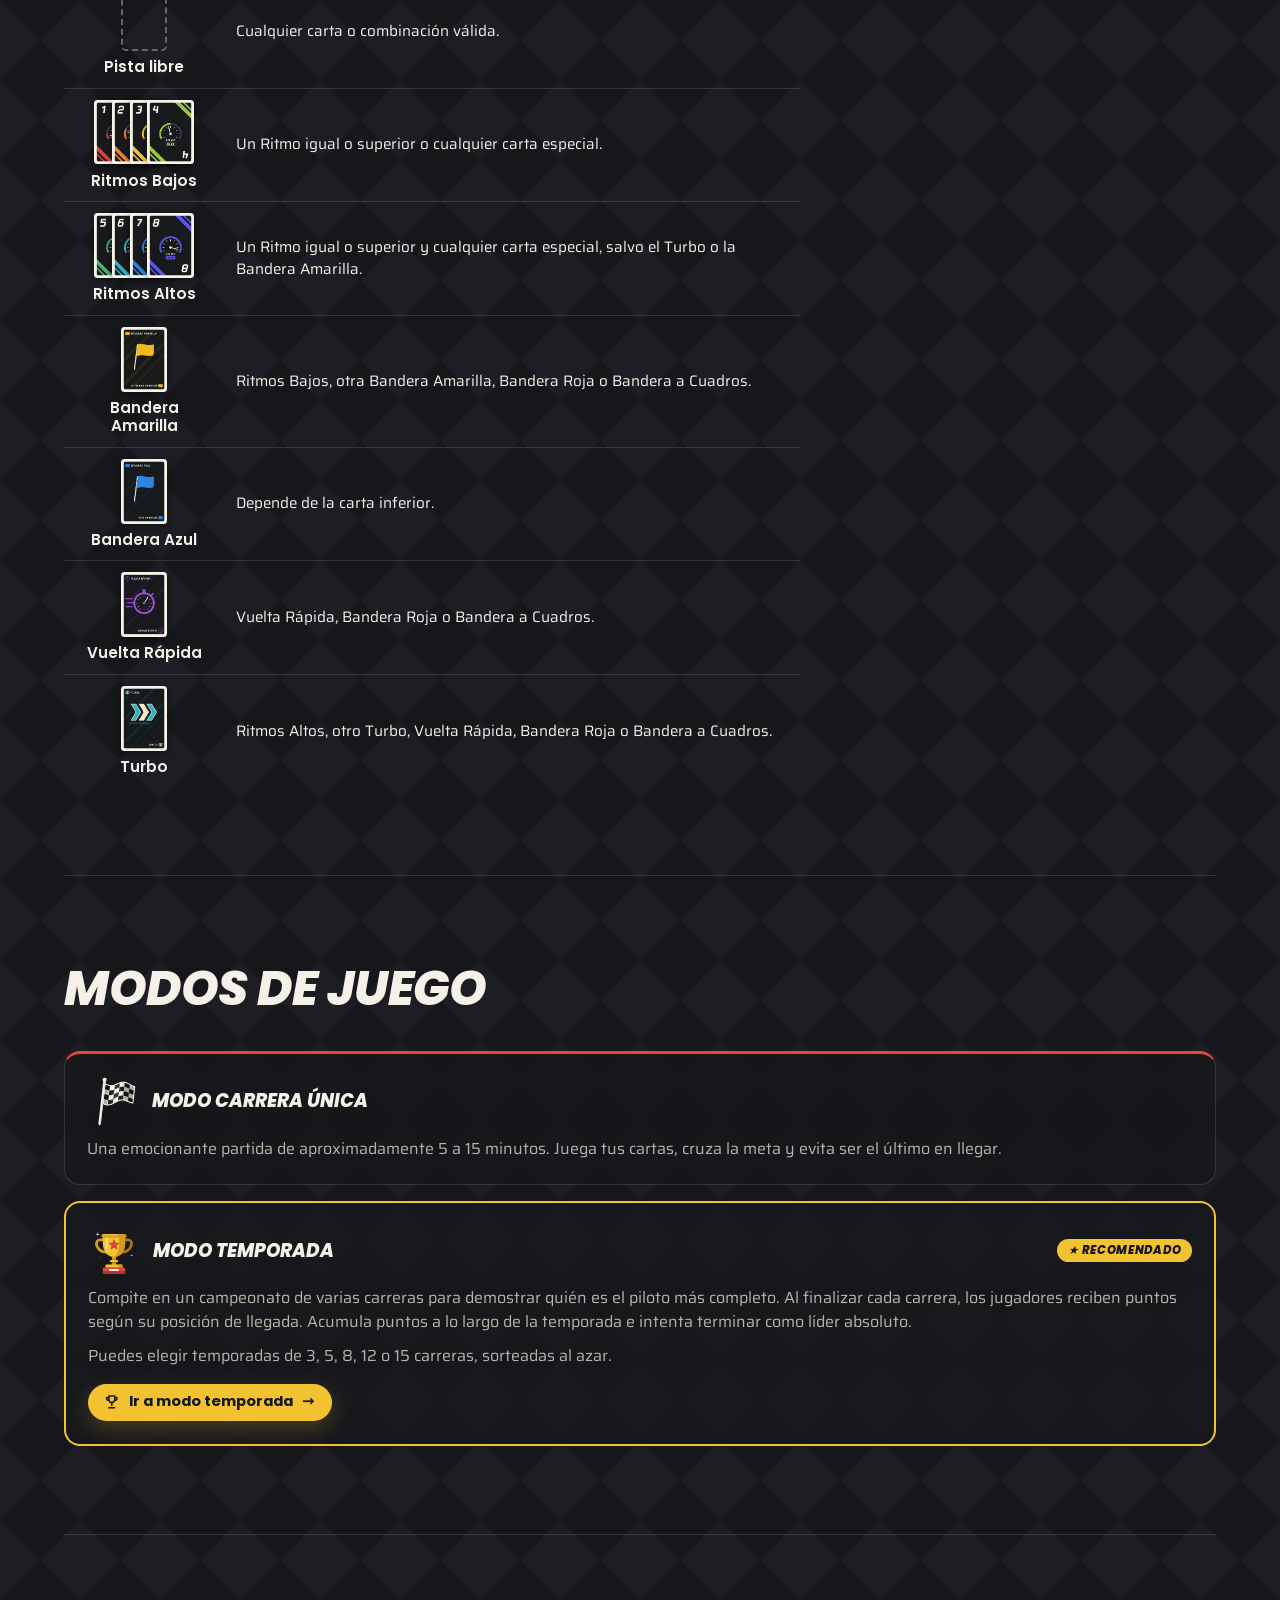
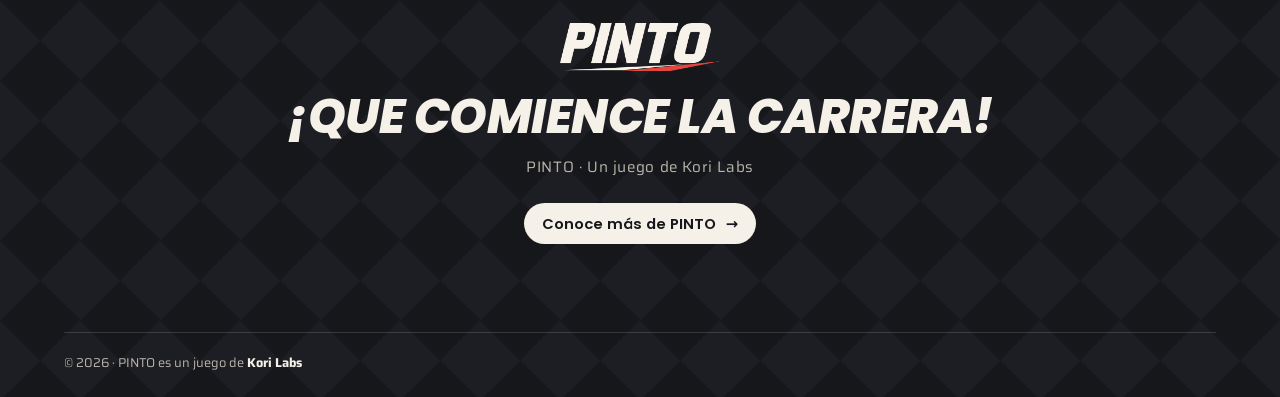
<file: juegos/pinto/instrucciones/index.html>
<!doctype html>
<html lang="es">
<head>
  <meta charset="utf-8">
  <meta name="viewport" content="width=device-width, initial-scale=1">
  <title>Bienvenido a PINTO · Aprende a jugar · Kori Labs</title>
  <meta name="description" content="Bienvenido a PINTO: aprende a jugar con el tutorial, mira cómo funcionan las cartas, consulta la guía rápida de reglas o el reglamento oficial.">
  <meta name="theme-color" content="#16171b">
  <meta name="color-scheme" content="dark">
  <meta property="og:type" content="article">
  <meta property="og:title" content="Instrucciones de PINTO · Kori Labs">
  <meta property="og:description" content="Lo esencial para jugar PINTO, tutoriales animados y el reglamento completo.">
  <meta property="og:url" content="https://korilabscr.com/juegos/pinto/instrucciones/">
  <meta property="og:image" content="https://korilabscr.com/juegos/pinto/img/og-pinto.jpg">
  <meta property="og:locale" content="es_CR">
  <!-- This URL is the target of the QR printed in the PINTO rules leaflet. Never move or rename it. -->
  <link rel="canonical" href="https://korilabscr.com/juegos/pinto/instrucciones/">
  <link rel="icon" href="../img/favicon/favicon.ico?v=1" sizes="32x32">
  <link rel="icon" href="../img/favicon/favicon.png?v=1" type="image/png" sizes="48x48">
  <link rel="apple-touch-icon" href="../img/favicon/apple-touch-icon.png?v=1">

  <link rel="preconnect" href="https://fonts.googleapis.com">
  <link rel="preconnect" href="https://fonts.gstatic.com" crossorigin>
  <link rel="stylesheet" href="https://fonts.googleapis.com/css2?family=Istok+Web:wght@400;700&amp;family=Poppins:ital,wght@0,500;0,600;1,700;1,800&amp;family=Saira:ital,wght@0,400;0,600;0,700;0,800;1,400&amp;display=swap">

  <link rel="stylesheet" href="../../../css/styles.css?v=2">
  <link rel="stylesheet" href="../../../css/pinto.css?v=38">
  <script src="../menu.js?v=1" defer></script>
</head>
<body class="pinto">

  <svg width="0" height="0" style="position:absolute" aria-hidden="true" focusable="false">
    <symbol id="icon-instagram" viewBox="0 0 24 24">
      <rect x="3" y="3" width="18" height="18" rx="5" fill="none" stroke="currentColor" stroke-width="1.8"/>
      <circle cx="12" cy="12" r="4.2" fill="none" stroke="currentColor" stroke-width="1.8"/>
      <circle cx="17.3" cy="6.7" r="1.2" fill="currentColor"/>
    </symbol>
    <symbol id="icon-video" viewBox="0 0 24 24">
      <rect x="2.5" y="5.5" width="13.5" height="13" rx="2.5" fill="none" stroke="currentColor" stroke-width="2"/>
      <path d="m16 10.2 5.5-3.2v10l-5.5-3.2Z" fill="none" stroke="currentColor" stroke-width="2" stroke-linejoin="round"/>
      <path d="M7.6 9.6v4.8l4-2.4Z" fill="currentColor"/>
    </symbol>
    <symbol id="icon-flag" viewBox="0 0 24 24">
      <path d="M5 21V4" fill="none" stroke="currentColor" stroke-width="2" stroke-linecap="round"/>
      <path d="M5 4.5h13l-2.5 4 2.5 4H5" fill="none" stroke="currentColor" stroke-width="2" stroke-linejoin="round"/>
    </symbol>
    <symbol id="icon-trophy" viewBox="0 0 24 24">
      <path d="M8 4h8v5a4 4 0 0 1-8 0Z" fill="none" stroke="currentColor" stroke-width="2" stroke-linejoin="round"/>
      <path d="M8 6H5a3 3 0 0 0 3 4M16 6h3a3 3 0 0 1-3 4M12 13v4M8 20h8" fill="none" stroke="currentColor" stroke-width="2" stroke-linecap="round" stroke-linejoin="round"/>
    </symbol>
    <symbol id="icon-doc" viewBox="0 0 24 24">
      <path d="M14 3.5H7.5a2 2 0 0 0-2 2v13a2 2 0 0 0 2 2h9a2 2 0 0 0 2-2V8Z" fill="none" stroke="currentColor" stroke-width="2" stroke-linejoin="round"/>
      <path d="M14 3.5V8h4.5M9 12.5h6M9 16h4" fill="none" stroke="currentColor" stroke-width="2" stroke-linecap="round" stroke-linejoin="round"/>
    </symbol>
  </svg>

  <div class="page">
    <header class="site-header p-header">
      <a class="home-link p-brand" href="../" aria-label="PINTO, ir a la página del juego"><img src="../img/logo-pinto.webp" width="584" height="175" alt=""></a>
      <button class="p-menu-btn" type="button" aria-expanded="false" aria-controls="p-nav" hidden><span class="p-menu-btn__bars" aria-hidden="true"><span></span></span><span class="visually-hidden">Abrir menú</span></button>
      <nav class="site-nav p-nav" id="p-nav" aria-label="PINTO">
        <a class="site-nav__link" href="../">Inicio</a>
        <a class="site-nav__link" href="../instrucciones/" aria-current="page">Instrucciones</a>
        <a class="site-nav__link" href="../modos/temporada/">Temporada</a>
        <span class="p-nav__extra">
          <a class="p-kori" href="../../../"><svg class="p-kori__cat" viewBox="22 17 266 266" aria-hidden="true" focusable="false"><path fill="currentColor" fill-rule="evenodd" d="M57.1611 206.162C37.0604 206.162 25 192.091 25 174.001C25 159.93 28.0151 147.87 33.0403 137.82L41.0806 97.6181C42.4206 93.598 45.1007 92.928 49.1208 95.6081L69.2215 111.689C73.2417 109.679 77.2618 109.679 81.282 111.689L101.383 95.6081C105.403 92.928 108.083 94.268 109.423 99.6282L123.493 123.749C139.574 111.689 161.685 105.658 183.796 109.679C215.957 113.699 244.098 141.84 244.098 174.001C244.098 192.091 236.057 206.162 221.987 206.162H57.1611ZM43.0906 161.94C51.1309 171.321 59.1712 171.321 67.2115 161.94C59.1712 165.29 51.1309 165.29 43.0906 161.94ZM83.292 161.94C91.3323 171.321 99.3726 171.321 107.413 161.94C99.3726 165.29 91.3323 165.29 83.292 161.94ZM71.2316 176.011H79.2719C79.2719 178.356 77.9318 180.198 75.2517 181.539C72.5717 180.198 71.2316 178.356 71.2316 176.011Z"/><path d="M236.06 192.092C266.211 194.102 278.271 174.001 274.251 153.901C272.241 141.84 262.19 135.81 254.15 139.83" fill="none" stroke="currentColor" stroke-width="20.1007" stroke-linecap="round"/></svg><span>Kori Labs</span></a>
          <a class="site-nav__icon" href="https://www.instagram.com/korilabs_cr/" target="_blank" rel="noopener noreferrer">
          <svg aria-hidden="true" focusable="false"><use href="#icon-instagram"/></svg>
          <span class="visually-hidden">Instagram de Kori Labs (se abre en una pestaña nueva)</span>
        </a>
        </span>
      </nav>
    </header>

    <main>
      <!-- Welcome: this page is the target of the printed QR, so it opens light (title, card fan, three
           entry points) and the quick rules guide follows below. Don't turn the top into a rules dump. -->
      <section class="p-welcome" aria-labelledby="instr-title">
        <h1 class="p-h2 p-h1" id="instr-title">Cómo Jugar</h1>
        <img class="p-welcome__logo" src="../img/logo-pinto.webp" width="584" height="175" alt="PINTO">
        <p class="p-intro__lead">¿Es tu primera carrera? Esta página es una guía breve para aprender a jugar, conocer las cartas y resolver tus dudas. Encuentra tutoriales, videos explicativos y el reglamento oficial para que estés listo antes de llegar a la meta.</p>
        <a class="p-button p-welcome__pdf" href="../reglamento.pdf?v=4" target="_blank" rel="noopener noreferrer"><svg aria-hidden="true" focusable="false"><use href="#icon-doc"/></svg>Ver instrucciones (PDF)<span class="visually-hidden"> (se abre en una pestaña nueva)</span></a>

        <!-- The most common question at the table: kept on the first screen on purpose (owner, Nov 2026) -->
        <a class="p-faq" href="../tutorial/#que-jugar">
          <span class="p-faq__cards" aria-hidden="true">
            <img src="../img/cartas/ritmo-5.webp?v=7" width="660" height="922" alt="">
            <img src="../img/cartas/bandera-amarilla.webp?v=7" width="660" height="922" alt="">
            <img src="../img/cartas/vuelta-rapida.webp?v=7" width="660" height="922" alt="">
          </span>
          <span class="p-faq__body">
            <span class="p-faq__eyebrow">La duda más común</span>
            <span class="p-faq__title">¿Qué carta puedo jugar encima?</span>
            <span class="p-faq__text">Busca la carta que está en la pila y mira qué puedes tirar sobre ella.</span>
            <span class="p-faq__go">Ver la tabla <span aria-hidden="true">→</span></span>
          </span>
        </a>

        <div class="p-welcome__art" aria-hidden="true">
          <img src="../img/cartas/ritmo-3.webp?v=7" width="660" height="922" alt="">
          <img src="../img/cartas/bandera-roja.webp?v=7" width="660" height="922" alt="">
          <img src="../img/cartas/bandera-a-cuadros.webp?v=7" width="660" height="922" alt="">
          <img src="../img/cartas/vuelta-rapida.webp?v=7" width="660" height="922" alt="">
          <img src="../img/cartas/ritmo-7.webp?v=7" width="660" height="922" alt="">
        </div>
      </section>

      <!-- Entry points: the PDF first (owner prefers it over the on-page quick guide) -->
      <section class="p-section p-paths-wrap" id="recursos" aria-labelledby="recursos-title">
        <h2 class="visually-hidden" id="recursos-title">Recursos para tu carrera</h2>
        <ol class="p-paths">
          <li>
            <a class="p-path p-path--top" href="../reglamento.pdf?v=4" target="_blank" rel="noopener noreferrer">
              <span class="p-path__flag">Recomendado</span>
              <span class="p-path__n" aria-hidden="true">01</span>
              <span class="p-path__icon" aria-hidden="true"><svg><use href="#icon-doc"/></svg></span>
              <span class="p-path__title">Reglamento</span>
              <span class="p-path__text">Las instrucciones oficiales completas, en PDF: la mejor forma de aprender.</span>
              <span class="visually-hidden">(se abre en una pestaña nueva)</span>
            </a>
          </li>
          <li>
            <a class="p-path" href="../tutorial/">
              <span class="p-path__n" aria-hidden="true">02</span>
              <span class="p-path__icon" aria-hidden="true"><svg><use href="#icon-video"/></svg></span>
              <span class="p-path__title">Tutoriales</span>
              <span class="p-path__text">Animaciones cortas de cada jugada y de cada carta especial.</span>
            </a>
          </li>
          <li>
            <a class="p-path" href="#guia">
              <span class="p-path__n" aria-hidden="true">03</span>
              <span class="p-path__icon" aria-hidden="true"><svg><use href="#icon-flag"/></svg></span>
              <span class="p-path__title">Guía rápida</span>
              <span class="p-path__text">Un resumen en esta página para resolver dudas rápidas.</span>
            </a>
          </li>
          <li>
            <a class="p-path p-path--new" href="#modos">
              <span class="p-path__flag">¡Nuevo!</span>
              <span class="p-path__n" aria-hidden="true">04</span>
              <span class="p-path__icon" aria-hidden="true"><svg><use href="#icon-trophy"/></svg></span>
              <span class="p-path__title">Modos de juego</span>
              <span class="p-path__text">Juega una Carrera Única o compite en toda una Temporada.</span>
              <span class="p-path__new">Con marcador de temporada</span>
            </a>
          </li>
        </ol>
      </section>

      <!-- Quick guide: summary of the official rules -->
      <section class="p-section p-guide" id="guia" aria-labelledby="guia-title">
        <h2 class="p-h2" id="guia-title">Guía rápida</h2>
        <p class="p-section__lead">Las reglas principales, para resolver dudas durante la partida. El detalle completo está en el reglamento oficial.</p>
        <nav aria-label="Secciones de la guía rápida">
          <ul class="p-gnav">
            <li><a href="#preparacion"><span class="p-gnav__icon" aria-hidden="true"><svg viewBox="0 0 24 24"><rect x="4" y="7" width="11" height="14" rx="2"/><path d="M9 4h9a2 2 0 0 1 2 2v11"/></svg></span><span class="p-gnav__name">Preparación</span><span class="p-gnav__arrow" aria-hidden="true">→</span></a></li>
            <li><a href="#desarrollo"><span class="p-gnav__icon" aria-hidden="true"><svg viewBox="0 0 24 24"><path d="M4 17a8 8 0 1 1 16 0"/><path d="m12 17 4-5"/></svg></span><span class="p-gnav__name">Desarrollo de la partida</span><span class="p-gnav__arrow" aria-hidden="true">→</span></a></li>
            <li><a href="#reglas"><span class="p-gnav__icon" aria-hidden="true"><svg viewBox="0 0 24 24"><path d="M5 21V4"/><path d="M5 4.5h13l-2.5 4 2.5 4H5"/></svg></span><span class="p-gnav__name">Reglas de carrera</span><span class="p-gnav__arrow" aria-hidden="true">→</span></a></li>
            <li><a href="#especiales"><span class="p-gnav__icon" aria-hidden="true"><svg viewBox="0 0 24 24"><path d="m12 3 2.7 5.6 6.1.8-4.5 4.2 1.1 6-5.4-3-5.4 3 1.1-6L3.2 9.4l6.1-.8Z"/></svg></span><span class="p-gnav__name">Cartas especiales</span><span class="p-gnav__arrow" aria-hidden="true">→</span></a></li>
            <li><a href="#referencia"><span class="p-gnav__icon" aria-hidden="true"><svg viewBox="0 0 24 24"><rect x="3" y="3" width="18" height="18" rx="2"/><path d="M3 9h18M9 3v18"/></svg></span><span class="p-gnav__name">Qué carta puedo jugar</span><span class="p-gnav__arrow" aria-hidden="true">→</span></a></li>
            <li><a href="#modos"><span class="p-gnav__icon" aria-hidden="true"><svg viewBox="0 0 24 24"><path d="M8 4h8v5a4 4 0 0 1-8 0Z"/><path d="M8 6H5a3 3 0 0 0 3 4M16 6h3a3 3 0 0 1-3 4M12 13v4M8 20h8"/></svg></span><span class="p-gnav__name">Modos de juego</span><span class="p-gnav__arrow" aria-hidden="true">→</span></a></li>
          </ul>
        </nav>
      </section>

      <!-- Setup -->
      <section class="p-section" id="preparacion" aria-labelledby="prep-title">
        <h2 class="p-h2" id="prep-title">Preparación</h2>
        <ol class="p-steps">
          <li>
            <h3>Ajusta el mazo</h3>
            <p>Según la cantidad de jugadores, retira las Banderas Azules y a Cuadros que no se usan (ver tabla) y baraja el resto.</p>
          </li>
          <li>
            <h3>Cartas ocultas</h3>
            <p>Cada jugador recibe 3 cartas boca abajo en fila (5 si juegan dos). Nadie puede mirarlas, ni siquiera su dueño.</p>
          </li>
          <li>
            <h3>Cartas visibles</h3>
            <p>Sobre cada carta oculta se coloca una carta boca arriba.</p>
          </li>
          <li>
            <h3>Reparte la mano</h3>
            <p>Reparte el resto de las cartas entre los jugadores (algunos pueden tener una más).</p>
          </li>
          <li>
            <h3>Banderazo de salida</h3>
            <p>Comienza quien primero coloque de su mano un Ritmo 1 en el centro. Si nadie lo tiene, se confirma y se repite con el Ritmo 2, y así sucesivamente. Después de esa primera carta, cualquiera de los dos jugadores de al lado puede jugar: quien coloque primero su carta define el sentido de la partida.</p>
          </li>
        </ol>

        <div class="p-table-wrap">
          <table class="p-table p-table--panel">
            <caption>Cartas según el número de jugadores</caption>
            <thead>
              <tr><th scope="col">Jugadores</th><th scope="col">Banderas Azules</th><th scope="col">Banderas a Cuadros</th><th scope="col">Cartas en juego</th></tr>
            </thead>
            <tbody>
              <tr><th scope="row">2</th><td>0</td><td>2</td><td>50</td></tr>
              <tr><th scope="row">3–4</th><td>1</td><td>3</td><td>52</td></tr>
              <tr><th scope="row">5–6</th><td>2</td><td>4</td><td>54</td></tr>
            </tbody>
          </table>
        </div>

      </section>

      <!-- Desarrollo de la partida -->
      <section class="p-section" id="desarrollo" aria-labelledby="desarrollo-title">
        <h2 class="p-h2" id="desarrollo-title">Desarrollo de la partida</h2>
        <ul class="p-rcards">
          <li class="p-rcard">
            <div class="p-rcard__art p-rcard__art--gap" aria-hidden="true"><img src="../img/cartas/ritmo-4.webp?v=7" width="660" height="922" alt="" loading="lazy"><b class="p-rcard__arrow">→</b><img src="../img/cartas/ritmo-6.webp?v=7" width="660" height="922" alt="" loading="lazy"></div>
            <h3>Mantener el ritmo</h3>
            <p>Juega sobre el tope de la pila una carta de Ritmo de igual o mayor valor, o una Carta Especial que lo permita.</p>
            <a class="p-rcard__tut" href="../tutorial/#ritmo"><span class="p-rcard__play" aria-hidden="true"><svg viewBox="0 0 24 24"><path d="M7 4.5v15l12-7.5Z" fill="currentColor"/></svg></span>Ver tutorial<span class="visually-hidden">: Mantener el ritmo</span></a>
          </li>
          <li class="p-rcard">
            <div class="p-rcard__art p-rcard__art--fan" aria-hidden="true"><img src="../img/cartas/ritmo-6.webp?v=7" width="660" height="922" alt="" loading="lazy"><img src="../img/cartas/ritmo-3.webp?v=7" width="660" height="922" alt="" loading="lazy"><img src="../img/cartas/ritmo-8.webp?v=7" width="660" height="922" alt="" loading="lazy"></div>
            <h3>Ceder el paso</h3>
            <p>Si al comenzar tu turno no tienes una jugada válida, recoge toda la pila central y súmala a tu mano. Tu turno termina y el siguiente jugador tiene pista libre.</p>
            <a class="p-rcard__tut" href="../tutorial/#ceder"><span class="p-rcard__play" aria-hidden="true"><svg viewBox="0 0 24 24"><path d="M7 4.5v15l12-7.5Z" fill="currentColor"/></svg></span>Ver tutorial<span class="visually-hidden">: Ceder el paso</span></a>
          </li>
          <li class="p-rcard">
            <div class="p-rcard__art p-rcard__art--gap" aria-hidden="true"><i class="p-rcard__empty"></i><b class="p-rcard__arrow">→</b><img src="../img/cartas/ritmo-2.webp?v=7" width="660" height="922" alt="" loading="lazy"></div>
            <h3>Pista libre</h3>
            <p>Con la pila vacía, o cuando una carta concede pista libre, el siguiente jugador puede empezar con cualquier carta o combinación válida.</p>
            <a class="p-rcard__tut" href="../tutorial/#via-libre"><span class="p-rcard__play" aria-hidden="true"><svg viewBox="0 0 24 24"><path d="M7 4.5v15l12-7.5Z" fill="currentColor"/></svg></span>Ver tutorial<span class="visually-hidden">: Pista libre</span></a>
          </li>
          <li class="p-rcard">
            <div class="p-rcard__art p-rcard__art--gap" aria-hidden="true"><img src="../img/cartas/ritmo-5.webp?v=7" width="660" height="922" alt="" loading="lazy"><img src="../img/cartas/ritmo-1.webp?v=7" width="660" height="922" alt="" loading="lazy"><img src="../img/cartas/reverso.webp?v=7" width="660" height="922" alt="" loading="lazy"></div>
            <h3>Fases de la carrera</h3>
            <p>Primero juegas las cartas de tu mano; sin cartas en la mano, tus visibles pasan a ser tu nueva mano. Al final tomas una carta oculta y la sumas a tu mano: si es válida, juégala; si no, cedes el paso. Solo al deshacerte de ella puedes tomar la siguiente. Si recoges la pila, debes deshacerte de todas las cartas de tu mano antes de avanzar de fase.</p>
            <a class="p-rcard__tut" href="../tutorial/#fases"><span class="p-rcard__play" aria-hidden="true"><svg viewBox="0 0 24 24"><path d="M7 4.5v15l12-7.5Z" fill="currentColor"/></svg></span>Ver tutorial<span class="visually-hidden">: Fases de la carrera</span></a>
          </li>
        </ul>
      </section>

      <!-- Reglas de carrera -->
      <section class="p-section" id="reglas" aria-labelledby="reglas-title">
        <h2 class="p-h2" id="reglas-title">Reglas de carrera</h2>
        <ul class="p-rcards">
          <li class="p-rcard">
            <div class="p-rcard__art p-rcard__art--row" aria-hidden="true"><img src="../img/cartas/ritmo-3.webp?v=7" width="660" height="922" alt="" loading="lazy"><img src="../img/cartas/ritmo-5.webp?v=7" width="660" height="922" alt="" loading="lazy"><img src="../img/cartas/ritmo-7.webp?v=7" width="660" height="922" alt="" loading="lazy"></div>
            <h3>Tu turno</h3>
            <p>Comienza cuando colocas tu primera carta. Puedes jugar tantas cartas como las reglas permitan, juntas o una tras otra. Cuando ya jugaste al menos una, el siguiente jugador puede interrumpirte con una carta o combinación válida: tu turno termina y empieza el suyo. Si nadie te interrumpe, puedes seguir jugando o terminar tu turno.</p>
            <a class="p-rcard__tut" href="../tutorial/#turno"><span class="p-rcard__play" aria-hidden="true"><svg viewBox="0 0 24 24"><path d="M7 4.5v15l12-7.5Z" fill="currentColor"/></svg></span>Ver tutorial<span class="visually-hidden">: Tu turno</span></a>
          </li>
          <li class="p-rcard">
            <div class="p-rcard__art p-rcard__art--fan" aria-hidden="true"><img src="../img/cartas/ritmo-7.webp?v=7" width="660" height="922" alt="" loading="lazy"><img src="../img/cartas/ritmo-7.webp?v=7" width="660" height="922" alt="" loading="lazy"><img src="../img/cartas/ritmo-7.webp?v=7" width="660" height="922" alt="" loading="lazy"></div>
            <h3>Encadenar cartas</h3>
            <p>Puedes jugar varias cartas iguales a la vez: del mismo valor de Ritmo o del mismo tipo de Carta Especial. No es obligatorio. Las especiales encadenadas aplican su efecto una sola vez, no puedes mezclar valores o tipos distintos (salvo con el Turbo) y la Bandera a Cuadros no se encadena.</p>
            <a class="p-rcard__tut" href="../tutorial/#encadenar"><span class="p-rcard__play" aria-hidden="true"><svg viewBox="0 0 24 24"><path d="M7 4.5v15l12-7.5Z" fill="currentColor"/></svg></span>Ver tutorial<span class="visually-hidden">: Encadenar cartas</span></a>
          </li>
          <li class="p-rcard">
            <div class="p-rcard__art p-rcard__art--gap" aria-hidden="true"><img src="../img/cartas/ritmo-6.webp?v=7" width="660" height="922" alt="" loading="lazy"><b class="p-rcard__arrow">→</b><img src="../img/cartas/reverso.webp?v=7" width="660" height="922" alt="" loading="lazy"></div>
            <h3>Avanzar entre fases</h3>
            <p>Si terminas una fase y puedes seguir jugando (por Encadenar cartas o el Turbo), continúas en la siguiente sin esperar. Ej.: terminas tu mano con un Ritmo 4 y tienes otro 4 en tus visibles: juégalo de inmediato.</p>
            <a class="p-rcard__tut" href="../tutorial/#fases"><span class="p-rcard__play" aria-hidden="true"><svg viewBox="0 0 24 24"><path d="M7 4.5v15l12-7.5Z" fill="currentColor"/></svg></span>Ver tutorial<span class="visually-hidden">: Avanzar entre fases</span></a>
          </li>
          <li class="p-rcard">
            <div class="p-rcard__art p-rcard__art--row" aria-hidden="true"><img src="../img/cartas/ritmo-2.webp?v=7" width="660" height="922" alt="" loading="lazy"><img src="../img/cartas/ritmo-2.webp?v=7" width="660" height="922" alt="" loading="lazy"><img src="../img/cartas/ritmo-2.webp?v=7" width="660" height="922" alt="" loading="lazy"><img src="../img/cartas/ritmo-2.webp?v=7" width="660" height="922" alt="" loading="lazy"></div>
            <h3>Retirar la pila</h3>
            <p>La pila se retira de la partida cuando se juegan cuatro cartas iguales seguidas (de uno o varios jugadores; una Bandera Azul corta la secuencia) o cuando un solo jugador coloca cuatro o más cartas en el mismo turno (por ejemplo, con un Turbo). El turno de quien colocó la última carta termina y el siguiente jugador tiene pista libre.</p>
            <a class="p-rcard__tut" href="../tutorial/#carril"><span class="p-rcard__play" aria-hidden="true"><svg viewBox="0 0 24 24"><path d="M7 4.5v15l12-7.5Z" fill="currentColor"/></svg></span>Ver tutorial<span class="visually-hidden">: Retirar la pila</span></a>
          </li>
          <li class="p-rcard">
            <div class="p-rcard__art p-rcard__art--gap" aria-hidden="true"><img src="../img/cartas/bandera-roja.webp?v=7" width="660" height="922" alt="" loading="lazy"><img src="../img/cartas/bandera-a-cuadros.webp?v=7" width="660" height="922" alt="" loading="lazy"></div>
            <h3>Fin de turno</h3>
            <p>La Bandera Roja, la Bandera a Cuadros y retirar la pila terminan el turno de inmediato.</p>
            <a class="p-rcard__tut" href="../tutorial/#turno"><span class="p-rcard__play" aria-hidden="true"><svg viewBox="0 0 24 24"><path d="M7 4.5v15l12-7.5Z" fill="currentColor"/></svg></span>Ver tutorial<span class="visually-hidden">: Fin de turno</span></a>
          </li>
        </ul>
      </section>

      <!-- Special cards, in the leaflet order: attack cards first, then defense -->
      <section class="p-section" id="especiales" aria-labelledby="especiales-title">
        <h2 class="p-h2" id="especiales-title">Cartas especiales</h2>
        <ul class="p-specials">
          <li class="p-card" style="--c: #9b4fd8">
            <img src="../img/cartas/vuelta-rapida.webp?v=7" width="660" height="922" alt="" loading="lazy">
            <div><h3>Vuelta Rápida</h3><p>Sobre cualquier carta excepto una Bandera Amarilla, o con pista libre. Marca el ritmo más alto: solo se responde con otra Vuelta Rápida, una Roja o una a Cuadros.</p><a class="p-rcard__tut" href="../tutorial/#vr"><span class="p-rcard__play" aria-hidden="true"><svg viewBox="0 0 24 24"><path d="M7 4.5v15l12-7.5Z" fill="currentColor"/></svg></span>Ver tutorial<span class="visually-hidden">: Vuelta Rápida</span></a></div>
          </li>
          <li class="p-card" style="--c: #f2bd23">
            <img src="../img/cartas/bandera-amarilla.webp?v=7" width="660" height="922" alt="" loading="lazy">
            <div><h3>Bandera Amarilla</h3><p>Sobre un Ritmo Bajo (1–4), otra Amarilla o con pista libre. El siguiente solo puede responder con un Ritmo Bajo, otra Amarilla, una Roja o una a Cuadros. Si es otra Amarilla, el efecto pasa al siguiente jugador.</p><a class="p-rcard__tut" href="../tutorial/#ama"><span class="p-rcard__play" aria-hidden="true"><svg viewBox="0 0 24 24"><path d="M7 4.5v15l12-7.5Z" fill="currentColor"/></svg></span>Ver tutorial<span class="visually-hidden">: Bandera Amarilla</span></a></div>
          </li>
          <li class="p-card" style="--c: #2f86de">
            <img src="../img/cartas/bandera-azul.webp?v=7" width="660" height="922" alt="" loading="lazy">
            <div><h3>Bandera Azul</h3><p>Sobre una carta de Ritmo, otra Azul o con pista libre. El siguiente jugador en carrera pierde su turno (si ya cruzó la meta, lo pierde el próximo en carrera). Quien sigue responde a la carta que quedó debajo de la Azul; si se jugó con pista libre, tiene pista libre.</p><a class="p-rcard__tut" href="../tutorial/#azul"><span class="p-rcard__play" aria-hidden="true"><svg viewBox="0 0 24 24"><path d="M7 4.5v15l12-7.5Z" fill="currentColor"/></svg></span>Ver tutorial<span class="visually-hidden">: Bandera Azul</span></a></div>
          </li>
          <li class="p-card" style="--c: #22b3c4">
            <img src="../img/cartas/rebufo.webp?v=7" width="660" height="922" alt="" loading="lazy">
            <div><h3>Turbo</h3><p>Sobre un Ritmo Bajo, otro Turbo o con pista libre. Puede ir solo, con otros Turbos o con Ritmos Altos (5–8) de uno o dos valores consecutivos, con varias copias de cada valor. Si va acompañado, manda el valor más alto.</p><a class="p-rcard__tut" href="../tutorial/#reb"><span class="p-rcard__play" aria-hidden="true"><svg viewBox="0 0 24 24"><path d="M7 4.5v15l12-7.5Z" fill="currentColor"/></svg></span>Ver tutorial<span class="visually-hidden">: Turbo</span></a></div>
          </li>
          <li class="p-card" style="--c: #e8e2d6">
            <img src="../img/cartas/bandera-a-cuadros.webp?v=7" width="660" height="922" alt="" loading="lazy">
            <div><h3>Bandera a Cuadros</h3><p>Sobre cualquier carta o con pista libre. Retira toda la pila de la partida y el siguiente tiene pista libre. Solo una por turno y tu turno termina.</p><a class="p-rcard__tut" href="../tutorial/#cuad"><span class="p-rcard__play" aria-hidden="true"><svg viewBox="0 0 24 24"><path d="M7 4.5v15l12-7.5Z" fill="currentColor"/></svg></span>Ver tutorial<span class="visually-hidden">: Bandera a Cuadros</span></a></div>
          </li>
          <li class="p-card" style="--c: #e5463b">
            <img src="../img/cartas/bandera-roja.webp?v=7" width="660" height="922" alt="" loading="lazy">
            <div><h3>Bandera Roja</h3><p>Sobre cualquier carta o con pista libre. Reinicia el ritmo sin descartar: la pila se queda en la mesa. Tu turno termina y el siguiente tiene pista libre.</p><a class="p-rcard__tut" href="../tutorial/#roja"><span class="p-rcard__play" aria-hidden="true"><svg viewBox="0 0 24 24"><path d="M7 4.5v15l12-7.5Z" fill="currentColor"/></svg></span>Ver tutorial<span class="visually-hidden">: Bandera Roja</span></a></div>
          </li>
        </ul>
      </section>

      <!-- What can I play: top card of the pile → cards you may play on it -->
      <section class="p-section" id="referencia" aria-labelledby="ref-title">
        <h2 class="p-h2" id="ref-title">Qué carta puedo jugar</h2>
        <div class="p-table-wrap p-table-wrap--ref">
          <table class="p-table p-table--ref">
            <caption>Según la carta de arriba de la pila</caption>
            <thead>
              <tr><th scope="col">Arriba de la pila</th><th scope="col">Puedes jugar</th></tr>
            </thead>
            <tbody>
              <tr>
                <th scope="row"><div class="p-ref__top"><span class="p-mini p-mini--free" aria-hidden="true"></span><span>Pista libre</span></div></th>
                <td><p class="p-ref__text">Cualquier carta o combinación válida.</p></td>
              </tr>
              <tr>
                <th scope="row"><div class="p-ref__top"><span class="p-stack" role="img" aria-label=""><img src="../img/cartas/ritmo-1.webp?v=7" width="660" height="922" alt="" loading="lazy"><img src="../img/cartas/ritmo-2.webp?v=7" width="660" height="922" alt="" loading="lazy"><img src="../img/cartas/ritmo-3.webp?v=7" width="660" height="922" alt="" loading="lazy"><img src="../img/cartas/ritmo-4.webp?v=7" width="660" height="922" alt="" loading="lazy"></span><span>Ritmos Bajos</span></div></th>
                <td><p class="p-ref__text">Un Ritmo igual o superior o cualquier carta especial.</p></td>
              </tr>
              <tr>
                <th scope="row"><div class="p-ref__top"><span class="p-stack" role="img" aria-label=""><img src="../img/cartas/ritmo-5.webp?v=7" width="660" height="922" alt="" loading="lazy"><img src="../img/cartas/ritmo-6.webp?v=7" width="660" height="922" alt="" loading="lazy"><img src="../img/cartas/ritmo-7.webp?v=7" width="660" height="922" alt="" loading="lazy"><img src="../img/cartas/ritmo-8.webp?v=7" width="660" height="922" alt="" loading="lazy"></span><span>Ritmos Altos</span></div></th>
                <td><p class="p-ref__text">Un Ritmo igual o superior y cualquier carta especial, salvo el Turbo o la Bandera Amarilla.</p></td>
              </tr>
              <tr>
                <th scope="row"><div class="p-ref__top"><span class="p-mini"><img src="../img/cartas/bandera-amarilla.webp?v=7" width="660" height="922" alt="Bandera Amarilla" loading="lazy"></span><span>Bandera Amarilla</span></div></th>
                <td><p class="p-ref__text">Ritmos Bajos, otra Bandera Amarilla, Bandera Roja o Bandera a Cuadros.</p></td>
              </tr>
              <tr>
                <th scope="row"><div class="p-ref__top"><span class="p-mini"><img src="../img/cartas/bandera-azul.webp?v=7" width="660" height="922" alt="Bandera Azul" loading="lazy"></span><span>Bandera Azul</span></div></th>
                <td><p class="p-ref__text">Depende de la carta inferior.</p></td>
              </tr>
              <tr>
                <th scope="row"><div class="p-ref__top"><span class="p-mini"><img src="../img/cartas/vuelta-rapida.webp?v=7" width="660" height="922" alt="Vuelta Rápida" loading="lazy"></span><span>Vuelta Rápida</span></div></th>
                <td><p class="p-ref__text">Vuelta Rápida, Bandera Roja o Bandera a Cuadros.</p></td>
              </tr>
              <tr>
                <th scope="row"><div class="p-ref__top"><span class="p-mini"><img src="../img/cartas/rebufo.webp?v=7" width="660" height="922" alt="Turbo" loading="lazy"></span><span>Turbo</span></div></th>
                <td><p class="p-ref__text">Ritmos Altos, otro Turbo, Vuelta Rápida, Bandera Roja o Bandera a Cuadros.</p></td>
              </tr>
            </tbody>
          </table>
        </div>
      </section>

      <!-- Game modes -->
      <section class="p-section" id="modos" aria-labelledby="modos-title">
        <h2 class="p-h2" id="modos-title">Modos de juego</h2>
        <ul class="p-modes p-modes--stacked">
          <li class="p-mode">
            <div class="p-mode__head">
              <img class="p-mode__icon" src="../img/icono-bandera-cuadros.svg" width="512" height="512" alt="" loading="lazy">
              <h3>Modo Carrera Única</h3>
            </div>
            <p>Una emocionante partida de aproximadamente 5 a 15 minutos. Juega tus cartas, cruza la meta y evita ser el último en llegar.</p>
          </li>
          <li class="p-mode p-mode--featured">
            <div class="p-mode__head">
              <img class="p-mode__icon" src="../img/icono-trofeo.svg" width="512" height="512" alt="" loading="lazy">
              <h3>Modo Temporada</h3>
              <span class="p-mode__badge">★ Recomendado</span>
            </div>
            <p>Compite en un campeonato de varias carreras para demostrar quién es el piloto más completo. Al finalizar cada carrera, los jugadores reciben puntos según su posición de llegada. Acumula puntos a lo largo de la temporada e intenta terminar como líder absoluto.</p>
            <p>Puedes elegir temporadas de 3, 5, 8, 12 o 15 carreras, sorteadas al azar.</p>
            <a class="p-season-cta p-mode__play" href="../modos/temporada/"><svg aria-hidden="true" viewBox="0 0 24 24"><path d="M8 4h8v5a4 4 0 0 1-8 0Z" fill="none" stroke="currentColor" stroke-width="2" stroke-linejoin="round"/><path d="M8 6H5a3 3 0 0 0 3 4M16 6h3a3 3 0 0 1-3 4M12 13v4M8 20h8" fill="none" stroke="currentColor" stroke-width="2" stroke-linecap="round" stroke-linejoin="round"/></svg>Ir a modo temporada <span aria-hidden="true">→</span></a>
          </li>
        </ul>
      </section>

      <!-- Closing -->
      <section class="p-cta p-finish" aria-labelledby="cierre-title">
        <img class="p-finish__logo" src="../img/logo-pinto.webp" width="584" height="175" alt="" loading="lazy">
        <h2 class="p-h2" id="cierre-title">¡Que comience la carrera!</h2>
        <p class="p-finish__by">PINTO · Un juego de Kori Labs</p>
        <a class="p-button p-button--cream p-button--small" href="../">Conoce más de PINTO <span aria-hidden="true">→</span></a>
      </section>
    </main>

    <footer class="site-footer">
      <p>© 2026 · PINTO es un juego de <a class="p-footer-link" href="../../../">Kori Labs</a></p>
    </footer>
  </div>
</body>
</html>
</file>
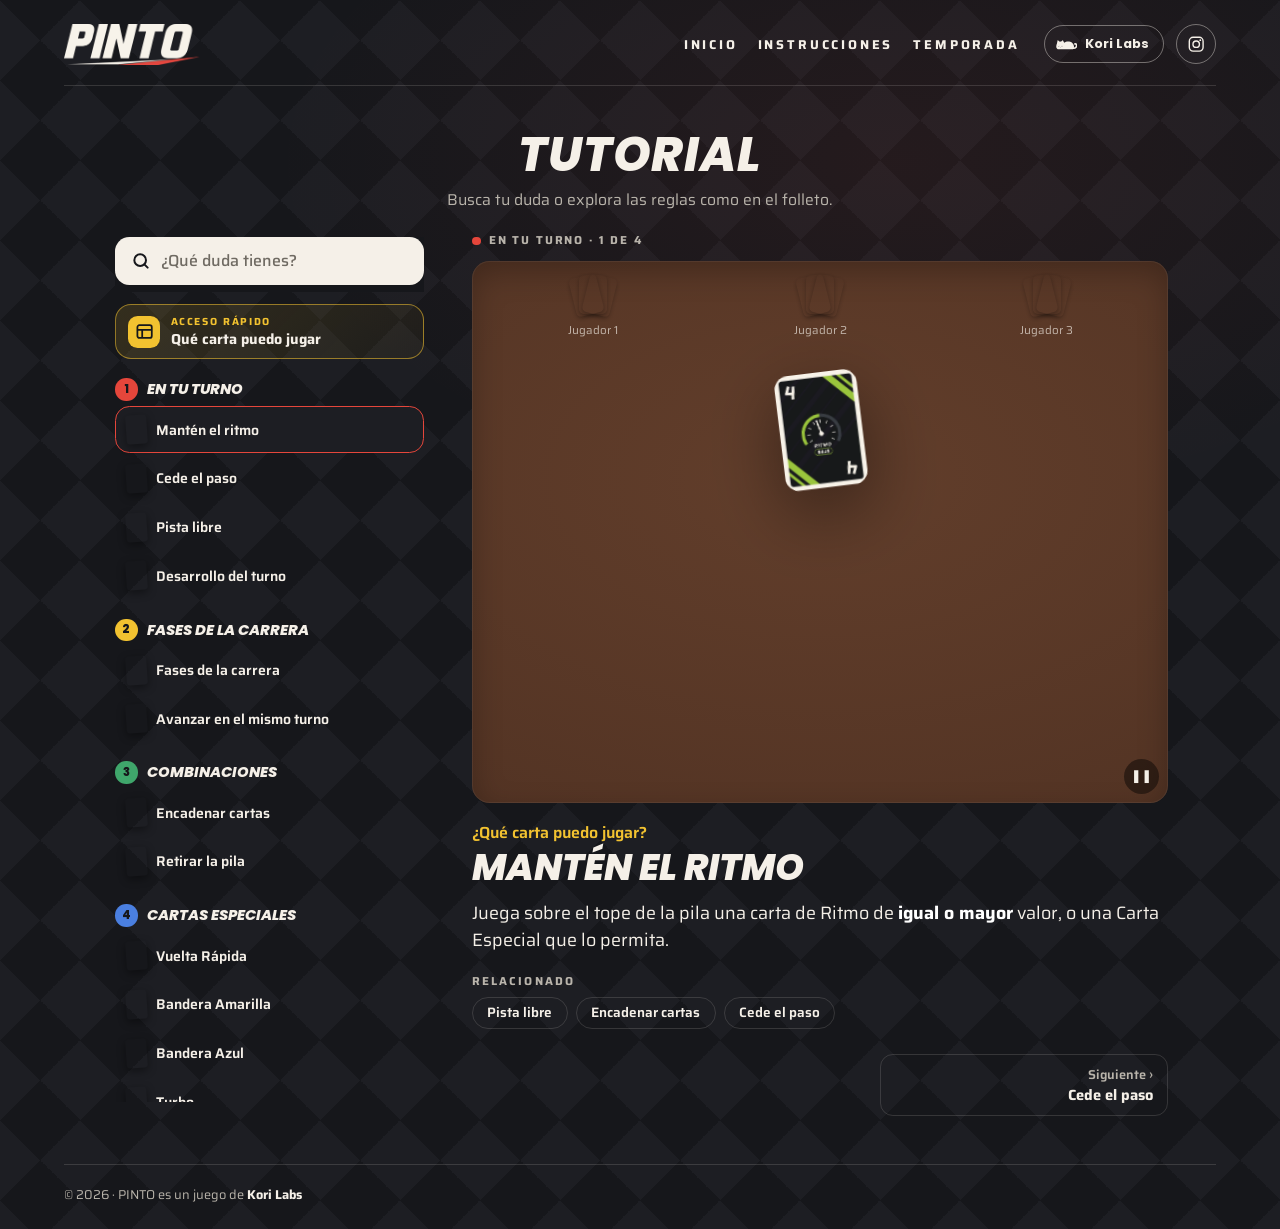
<file: juegos/pinto/tutorial/index.html>
<!doctype html>
<html lang="es">
<head>
  <meta charset="utf-8">
  <meta name="viewport" content="width=device-width, initial-scale=1">
  <title>Tutorial de PINTO · Kori Labs</title>
  <meta name="description" content="Tutorial de PINTO: busca tu duda y mira en animaciones cortas cómo funciona cada regla y cada carta especial.">
  <meta name="theme-color" content="#16171b">
  <meta name="color-scheme" content="dark">
  <!-- Unlisted while it's being reviewed: not linked from the menu and hidden from search engines -->
  <meta property="og:type" content="website">
  <meta property="og:title" content="Tutorial de PINTO · Kori Labs">
  <meta property="og:description" content="Mira en animaciones cortas cómo se juega PINTO.">
  <meta property="og:url" content="https://korilabscr.com/juegos/pinto/tutorial/">
  <meta property="og:image" content="https://korilabscr.com/juegos/pinto/img/og-pinto.jpg">
  <meta property="og:locale" content="es_CR">
  <link rel="canonical" href="https://korilabscr.com/juegos/pinto/tutorial/">
  <link rel="icon" href="../img/favicon/favicon.ico?v=1" sizes="32x32">
  <link rel="icon" href="../img/favicon/favicon.png?v=1" type="image/png" sizes="48x48">
  <link rel="apple-touch-icon" href="../img/favicon/apple-touch-icon.png?v=1">

  <link rel="preconnect" href="https://fonts.googleapis.com">
  <link rel="preconnect" href="https://fonts.gstatic.com" crossorigin>
  <link rel="stylesheet" href="https://fonts.googleapis.com/css2?family=Istok+Web:wght@400;700&amp;family=Poppins:ital,wght@0,500;0,600;1,700;1,800&amp;family=Saira:ital,wght@0,400;0,600;0,700;0,800;1,400&amp;display=swap">

  <link rel="stylesheet" href="../../../css/styles.css?v=2">
  <link rel="stylesheet" href="../../../css/pinto.css?v=38">
  <link rel="stylesheet" href="../../../css/pinto-tutorial.css?v=16">
  <script src="tutorial-data.js?v=21" defer></script>
  <script src="tutorial.js?v=23" defer></script>
  <script src="../menu.js?v=1" defer></script>
</head>
<body class="pinto pinto-tutorial">

  <svg width="0" height="0" style="position:absolute" aria-hidden="true" focusable="false">
    <symbol id="icon-instagram" viewBox="0 0 24 24">
      <rect x="3" y="3" width="18" height="18" rx="5" fill="none" stroke="currentColor" stroke-width="1.8"/>
      <circle cx="12" cy="12" r="4.2" fill="none" stroke="currentColor" stroke-width="1.8"/>
      <circle cx="17.3" cy="6.7" r="1.2" fill="currentColor"/>
    </symbol>
  </svg>

  <div class="page">
    <header class="site-header p-header">
      <a class="home-link p-brand" href="../" aria-label="PINTO, ir a la página del juego"><img src="../img/logo-pinto.webp" width="584" height="175" alt=""></a>
      <button class="p-menu-btn" type="button" aria-expanded="false" aria-controls="p-nav" hidden><span class="p-menu-btn__bars" aria-hidden="true"><span></span></span><span class="visually-hidden">Abrir menú</span></button>
      <nav class="site-nav p-nav" id="p-nav" aria-label="PINTO">
        <a class="site-nav__link" href="../">Inicio</a>
        <a class="site-nav__link" href="../instrucciones/">Instrucciones</a>
        <a class="site-nav__link" href="../modos/temporada/">Temporada</a>
        <span class="p-nav__extra">
          <a class="p-kori" href="../../../"><svg class="p-kori__cat" viewBox="22 17 266 266" aria-hidden="true" focusable="false"><path fill="currentColor" fill-rule="evenodd" d="M57.1611 206.162C37.0604 206.162 25 192.091 25 174.001C25 159.93 28.0151 147.87 33.0403 137.82L41.0806 97.6181C42.4206 93.598 45.1007 92.928 49.1208 95.6081L69.2215 111.689C73.2417 109.679 77.2618 109.679 81.282 111.689L101.383 95.6081C105.403 92.928 108.083 94.268 109.423 99.6282L123.493 123.749C139.574 111.689 161.685 105.658 183.796 109.679C215.957 113.699 244.098 141.84 244.098 174.001C244.098 192.091 236.057 206.162 221.987 206.162H57.1611ZM43.0906 161.94C51.1309 171.321 59.1712 171.321 67.2115 161.94C59.1712 165.29 51.1309 165.29 43.0906 161.94ZM83.292 161.94C91.3323 171.321 99.3726 171.321 107.413 161.94C99.3726 165.29 91.3323 165.29 83.292 161.94ZM71.2316 176.011H79.2719C79.2719 178.356 77.9318 180.198 75.2517 181.539C72.5717 180.198 71.2316 178.356 71.2316 176.011Z"/><path d="M236.06 192.092C266.211 194.102 278.271 174.001 274.251 153.901C272.241 141.84 262.19 135.81 254.15 139.83" fill="none" stroke="currentColor" stroke-width="20.1007" stroke-linecap="round"/></svg><span>Kori Labs</span></a>
          <a class="site-nav__icon" href="https://www.instagram.com/korilabs_cr/" target="_blank" rel="noopener noreferrer">
          <svg aria-hidden="true" focusable="false"><use href="#icon-instagram"/></svg>
          <span class="visually-hidden">Instagram de Kori Labs (se abre en una pestaña nueva)</span>
        </a>
        </span>
      </nav>
    </header>

    <header class="pt-hero">
      <h1 class="pt-hero__title">Tutorial</h1>
      <p class="pt-hero__lead">Busca tu duda o explora las reglas como en el folleto.</p>
    </header>
    <main class="pt" id="pt" data-cards="../img/cartas/">
      <noscript><p class="pt-say">El tutorial necesita JavaScript activado. Mientras tanto, puedes leer las <a href="../instrucciones/">instrucciones</a>.</p></noscript>
    </main>

    <footer class="site-footer">
      <p>© 2026 · PINTO es un juego de <a class="p-footer-link" href="../../../">Kori Labs</a></p>
    </footer>
  </div>
</body>
</html>
</file>
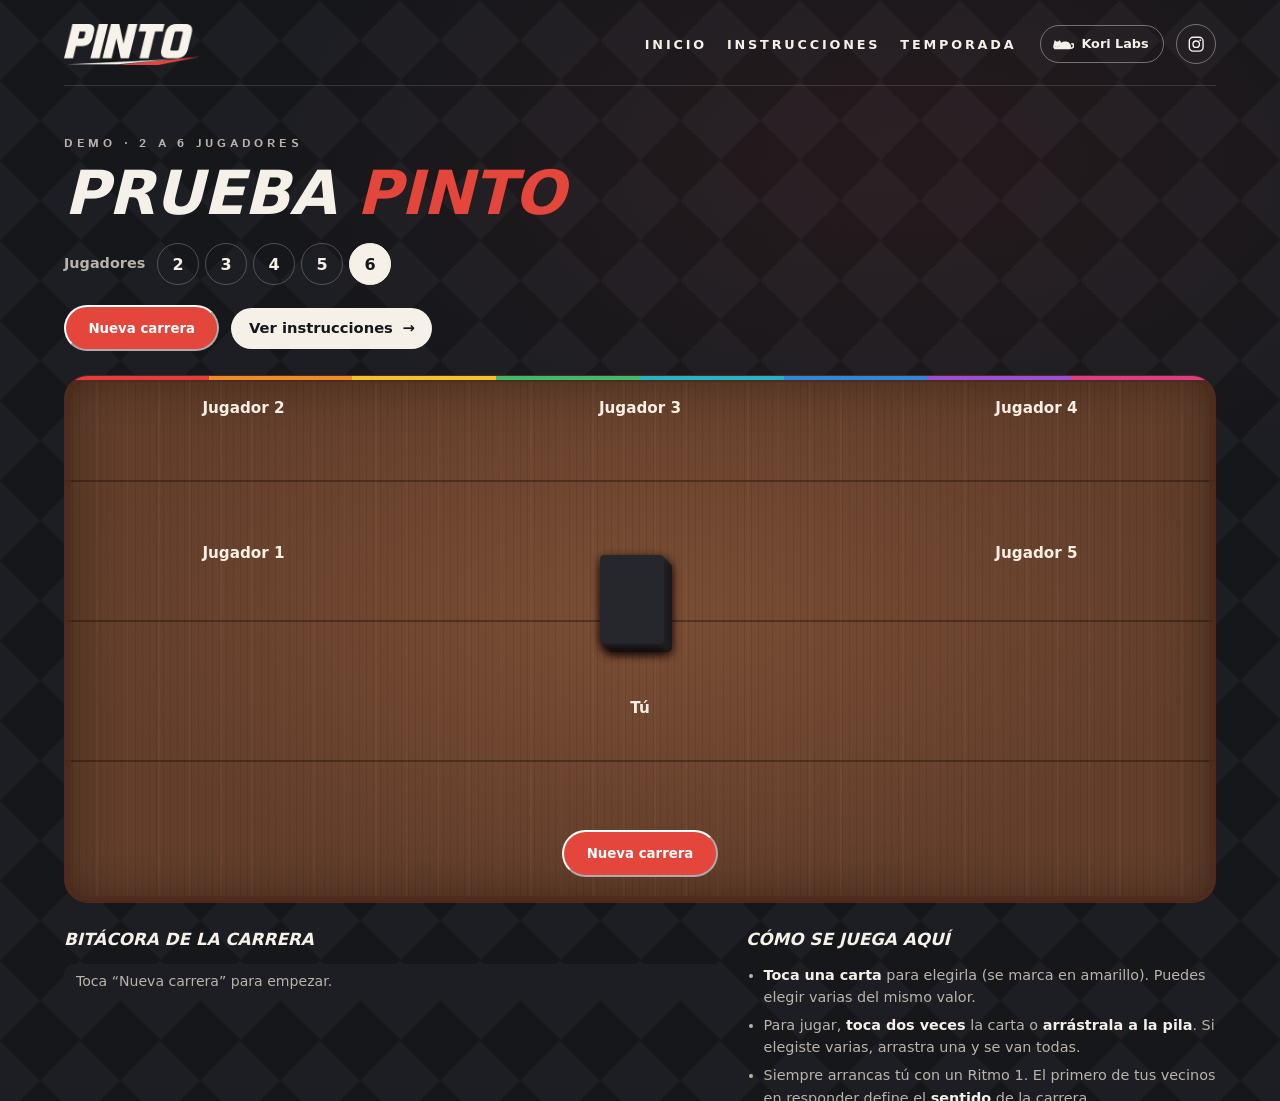
<file: juegos/pinto/demo/multijugador/index.html>
<!doctype html>
<html lang="es">
<head>
  <meta charset="utf-8">
  <meta name="viewport" content="width=device-width, initial-scale=1">
  <!--
    Online multiplayer is switched off (Nov 2026): it followed the old rules (direction agreed before the race).
    To bring it back, restore this file from git (it was last complete in commit 10d0caa) and update multi.js
    to the current engine (s.dir / responders). multi.js is kept, but nothing loads it.
    Old links (?sala=CODE) land here and go to the solo demo.
  -->
  <meta name="robots" content="noindex">
  <meta http-equiv="refresh" content="0; url=../">
  <title>PINTO · Demo</title>
  <link rel="canonical" href="https://korilabscr.com/juegos/pinto/demo/">
</head>
<body>
  <p>El modo en línea no está disponible por ahora. <a href="../">Juega la demo de PINTO</a>.</p>
</body>
</html>
</file>
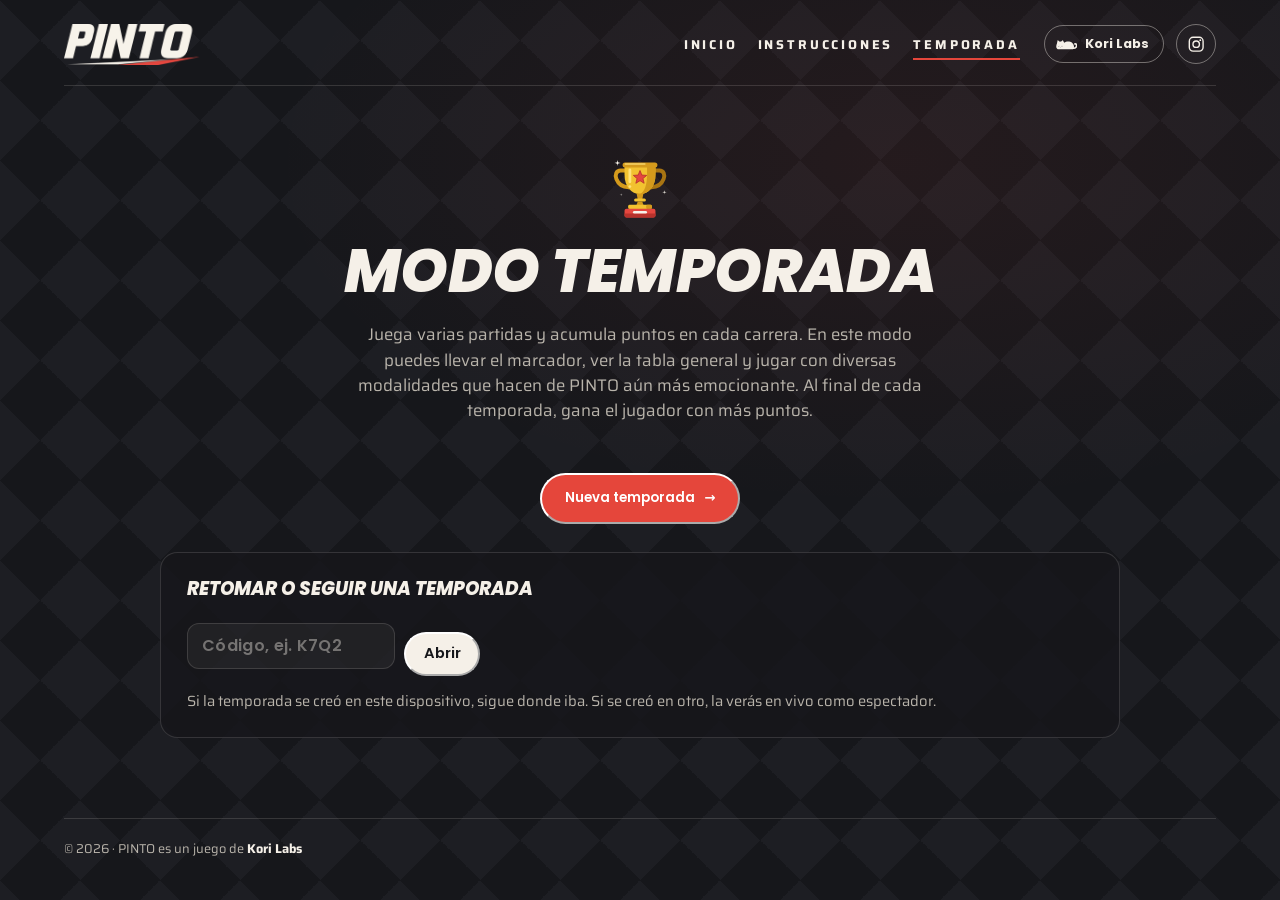
<file: juegos/pinto/modos/temporada/index.html>
<!doctype html>
<html lang="es">
<head>
  <meta charset="utf-8">
  <meta name="viewport" content="width=device-width, initial-scale=1">
  <title>Modo Temporada · PINTO · Kori Labs</title>
  <meta name="description" content="Lleva el marcador de tu temporada de PINTO: elige jugadores y temporada, registra cada Gran Premio y descubre quién sube al podio.">
  <meta name="theme-color" content="#16171b">
  <meta name="color-scheme" content="dark">
  <meta property="og:type" content="website">
  <meta property="og:title" content="Modo Temporada · PINTO">
  <meta property="og:description" content="Registra cada Gran Premio de tu temporada de PINTO y descubre quién sube al podio.">
  <meta property="og:url" content="https://korilabscr.com/juegos/pinto/modos/temporada/">
  <meta property="og:image" content="https://korilabscr.com/juegos/pinto/img/og-pinto.jpg">
  <meta property="og:locale" content="es_CR">
  <link rel="canonical" href="https://korilabscr.com/juegos/pinto/modos/temporada/">
  <link rel="icon" href="../../img/favicon/favicon.ico?v=1" sizes="32x32">
  <link rel="icon" href="../../img/favicon/favicon.png?v=1" type="image/png" sizes="48x48">
  <link rel="apple-touch-icon" href="../../img/favicon/apple-touch-icon.png?v=1">

  <link rel="preconnect" href="https://fonts.googleapis.com">
  <link rel="preconnect" href="https://fonts.gstatic.com" crossorigin>
  <link rel="stylesheet" href="https://fonts.googleapis.com/css2?family=Istok+Web:wght@400;700&amp;family=Poppins:ital,wght@0,500;0,600;1,700;1,800&amp;family=Saira:ital,wght@0,400;0,600;0,700;0,800;1,400&amp;display=swap">

  <link rel="stylesheet" href="../../../../css/styles.css?v=2">
  <link rel="stylesheet" href="../../../../css/pinto.css?v=38">
  <link rel="stylesheet" href="../../../../css/pinto-temporada.css?v=13">
  <script src="temporada.js?v=13" defer></script>
  <script src="../../menu.js?v=1" defer></script>
</head>
<body class="pinto">

  <svg width="0" height="0" style="position:absolute" aria-hidden="true" focusable="false">
    <symbol id="icon-instagram" viewBox="0 0 24 24">
      <rect x="3" y="3" width="18" height="18" rx="5" fill="none" stroke="currentColor" stroke-width="1.8"/>
      <circle cx="12" cy="12" r="4.2" fill="none" stroke="currentColor" stroke-width="1.8"/>
      <circle cx="17.3" cy="6.7" r="1.2" fill="currentColor"/>
    </symbol>
  </svg>

  <div class="page">
    <header class="site-header p-header">
      <a class="home-link p-brand" href="../../" aria-label="PINTO, ir a la página del juego"><img src="../../img/logo-pinto.webp" width="584" height="175" alt=""></a>
      <button class="p-menu-btn" type="button" aria-expanded="false" aria-controls="p-nav" hidden><span class="p-menu-btn__bars" aria-hidden="true"><span></span></span><span class="visually-hidden">Abrir menú</span></button>
      <nav class="site-nav p-nav" id="p-nav" aria-label="PINTO">
        <a class="site-nav__link" href="../../">Inicio</a>
        <a class="site-nav__link" href="../../instrucciones/">Instrucciones</a>
        <a class="site-nav__link" href="../../modos/temporada/" aria-current="page">Temporada</a>
        <span class="p-nav__extra">
          <a class="p-kori" href="../../../../"><svg class="p-kori__cat" viewBox="22 17 266 266" aria-hidden="true" focusable="false"><path fill="currentColor" fill-rule="evenodd" d="M57.1611 206.162C37.0604 206.162 25 192.091 25 174.001C25 159.93 28.0151 147.87 33.0403 137.82L41.0806 97.6181C42.4206 93.598 45.1007 92.928 49.1208 95.6081L69.2215 111.689C73.2417 109.679 77.2618 109.679 81.282 111.689L101.383 95.6081C105.403 92.928 108.083 94.268 109.423 99.6282L123.493 123.749C139.574 111.689 161.685 105.658 183.796 109.679C215.957 113.699 244.098 141.84 244.098 174.001C244.098 192.091 236.057 206.162 221.987 206.162H57.1611ZM43.0906 161.94C51.1309 171.321 59.1712 171.321 67.2115 161.94C59.1712 165.29 51.1309 165.29 43.0906 161.94ZM83.292 161.94C91.3323 171.321 99.3726 171.321 107.413 161.94C99.3726 165.29 91.3323 165.29 83.292 161.94ZM71.2316 176.011H79.2719C79.2719 178.356 77.9318 180.198 75.2517 181.539C72.5717 180.198 71.2316 178.356 71.2316 176.011Z"/><path d="M236.06 192.092C266.211 194.102 278.271 174.001 274.251 153.901C272.241 141.84 262.19 135.81 254.15 139.83" fill="none" stroke="currentColor" stroke-width="20.1007" stroke-linecap="round"/></svg><span>Kori Labs</span></a>
          <a class="site-nav__icon" href="https://www.instagram.com/korilabs_cr/" target="_blank" rel="noopener noreferrer">
          <svg aria-hidden="true" focusable="false"><use href="#icon-instagram"/></svg>
          <span class="visually-hidden">Instagram de Kori Labs (se abre en una pestaña nueva)</span>
        </a>
        </span>
      </nav>
    </header>

    <main class="ps">
      <noscript><p class="ps-note">Esta página necesita JavaScript para llevar el marcador de la temporada.</p></noscript>

      <!-- Season scorekeeper (temporada.js). Points and seasons follow the official rules (Modo Campeonato).
           Progress is saved in this browser under a 4-character season code; there is no server. -->
      <div class="ps-app" id="ps-app" aria-live="polite"></div>
      <p class="visually-hidden" id="ps-announce" aria-live="assertive"></p>
    </main>

    <footer class="site-footer">
      <p>© 2026 · PINTO es un juego de <a class="p-footer-link" href="../../../../">Kori Labs</a></p>
    </footer>
  </div>
</body>
</html>
</file>
<file: css/styles.css>
/* ==========================================================================
   Kori Labs · landing temporal
   Paleta: verde bosque + crema (primarios); durazno, verde Kori y turquesa (acentos)
   ========================================================================== */

:root {
  --forest: #1f4f37;
  --cream: #f7f3ea;
  --cream-dim: #c9d4c8;   /* texto secundario, contraste ≥ 6:1 sobre --forest */
  --peach: #fee4c1;
  --line: rgb(247 243 234 / 0.22);

  --font: "Istok Web", system-ui, -apple-system, "Segoe UI", Roboto, "Helvetica Neue", Arial, sans-serif;
  --gutter: clamp(1.25rem, 5vw, 3rem);
}

*,
*::before,
*::after {
  box-sizing: border-box;
}

html {
  -webkit-text-size-adjust: 100%;
          text-size-adjust: 100%;
}

body {
  margin: 0;
  min-height: 100vh;
  min-height: 100svh;
  display: flex;
  flex-direction: column;
  background-color: var(--forest);
  background-image: url("../assets/pattern.svg");
  color: var(--cream);
  font-family: var(--font);
  line-height: 1.5;
}

.page {
  flex: 1;
  display: flex;
  flex-direction: column;
  width: min(100% - 2 * var(--gutter), 72rem);
  margin-inline: auto;
}

.visually-hidden {
  position: absolute;
  width: 1px;
  height: 1px;
  margin: -1px;
  padding: 0;
  overflow: hidden;
  clip-path: inset(50%);
  white-space: nowrap;
  border: 0;
}

/* --- Cabecera ----------------------------------------------------------- */

.site-header {
  display: flex;
  align-items: center;
  justify-content: space-between;
  gap: 1rem;
  padding-block: 1.5rem 1.25rem;
  border-bottom: 1px solid var(--line);
}

.wordmark {
  display: block;
  width: clamp(6.5rem, 22vw, 9rem);
  height: auto;
  color: var(--cream);
}

.badge {
  margin: 0;
  color: var(--peach);
  font-size: 0.75rem;
  font-weight: 700;
  letter-spacing: 0.28em;
  text-transform: uppercase;
}

/* --- Navegación --------------------------------------------------------- */

.site-nav {
  display: flex;
  align-items: center;
  gap: 1.25rem;
}

.site-nav__link {
  position: relative;
  padding-block: 0.4rem;
  color: var(--cream);
  font-size: 0.8rem;
  font-weight: 700;
  letter-spacing: 0.22em;
  text-decoration: none;
  text-transform: uppercase;
}

.site-nav__link::after {
  content: "";
  position: absolute;
  inset: auto 0 0;
  height: 2px;
  background: var(--peach);
  transform: scaleX(0);
  transform-origin: left;
  transition: transform 0.25s ease;
}

.site-nav__link:hover::after,
.site-nav__link[aria-current="page"]::after {
  transform: scaleX(1);
}

.site-nav__link:focus-visible {
  outline: 3px solid var(--peach);
  outline-offset: 4px;
  border-radius: 2px;
}

/* --- Contenido principal ------------------------------------------------ */

.hero {
  flex: 1;
  display: grid;
  align-content: center;
  justify-items: center;
  gap: clamp(1.75rem, 5vw, 3rem);
  padding-block: clamp(1.75rem, 5vw, 3.5rem);
  text-align: center;
}

.hero__art {
  margin: 0;
  width: min(100%, 15.5rem);
}

.scene {
  display: block;
  width: 100%;
  height: auto;
}

.hero__copy {
  max-width: 34rem;
}

.hero__title {
  margin: 0;
  font-size: clamp(2.2rem, 1.2rem + 5.4vw, 4.25rem);
  font-weight: 700;
  line-height: 1.05;
  letter-spacing: -0.01em;
  text-wrap: balance;
}

.accent {
  display: block;
  color: var(--peach);
}

.hero__lead {
  margin: 1.25rem auto 0;
  max-width: 30rem;
  color: var(--cream-dim);
  font-size: clamp(1.05rem, 1rem + 0.4vw, 1.25rem);
  text-wrap: pretty;
}

.hero__motto {
  margin: 1.5rem 0 0;
  color: var(--peach);
  font-size: 0.9rem;
  font-weight: 700;
  letter-spacing: 0.2em;
  text-transform: uppercase;
}

/* --- Enlace al primer juego (portada) ----------------------------------- */

.game-teaser {
  display: inline-flex;
  flex-direction: column;
  gap: 0.15rem;
  margin-top: 1.75rem;
  padding: 0.85rem 1.4rem;
  border: 2px solid var(--peach);
  border-radius: 1rem;
  color: var(--cream);
  text-align: left;
  text-decoration: none;
  transition: background-color 0.2s ease, color 0.2s ease, transform 0.2s ease;
}

.game-teaser__label {
  color: var(--cream-dim);
  font-size: 0.72rem;
  letter-spacing: 0.2em;
  text-transform: uppercase;
}

.game-teaser__name {
  font-size: 1.15rem;
  font-weight: 700;
}

.game-teaser:hover {
  background-color: var(--peach);
  color: var(--forest);
  transform: translateY(-2px);
}

.game-teaser:hover .game-teaser__label {
  color: var(--forest);
}

.game-teaser:focus-visible {
  outline: 3px solid var(--peach);
  outline-offset: 4px;
}

/* --- Redes sociales ----------------------------------------------------- */

.social {
  margin-top: 2.25rem;
  padding-top: 1.5rem;
  border-top: 1px solid var(--line);
}

.social__title {
  margin: 0 0 0.9rem;
  color: var(--cream-dim);
  font-size: 0.8rem;
  font-weight: 400;
  letter-spacing: 0.2em;
  text-transform: uppercase;
}

.social__list {
  display: flex;
  flex-wrap: wrap;
  justify-content: center;
  gap: 0.75rem;
  margin: 0;
  padding: 0;
  list-style: none;
}

.social__link {
  display: grid;
  place-items: center;
  width: 3.25rem;   /* 52 px: objetivo táctil cómodo */
  height: 3.25rem;
  border: 2px solid rgb(247 243 234 / 0.55);
  border-radius: 50%;
  color: var(--cream);
  text-decoration: none;
  transition: background-color 0.2s ease, color 0.2s ease, border-color 0.2s ease, transform 0.2s ease;
}

.social__icon {
  width: 1.5rem;
  height: 1.5rem;
}

.social__link:hover {
  background-color: var(--cream);
  border-color: var(--cream);
  color: var(--forest);
  transform: translateY(-2px);
}

.social__link:active {
  transform: translateY(0);
}

.social__link:focus-visible {
  outline: 3px solid var(--peach);
  outline-offset: 4px;
}

/* --- Pie ---------------------------------------------------------------- */

.site-footer {
  padding-block: 1.25rem 1.5rem;
  border-top: 1px solid var(--line);
  color: var(--cream-dim);
  font-size: 0.8rem;
  text-align: center;
}

.site-footer p {
  margin: 0;
}

/* --- Animación mínima (las "zzz" del gato) ------------------------------- */

.zzz text {
  opacity: 0;
  animation: zzz 4s ease-in-out infinite;
}

.zzz {
  animation: zzz-ciclo 15s ease-in-out infinite;
}

.eyes-open {
  opacity: 0;
  animation: despertar 15s linear infinite;
}

.zzz .z2 { animation-delay: 0.8s; }
.zzz .z3 { animation-delay: 1.6s; }

@keyframes zzz {
  0%   { opacity: 0;  transform: translate(0, 10px); }
  25%  { opacity: 1; }
  70%  { opacity: 1; }
  100% { opacity: 0;  transform: translate(8px, -16px); }
}

/* Ciclo de 15 s: duerme ~10 s (con zzz); despierta abriendo los ojos despacio, parpadea dos veces
   (el párpado baja rápido y sube más lento, como un parpadeo real), se va adormilando poco a poco
   y vuelve a dormir con las zzz. */
.eyes-lids {
  transform-box: view-box;
  transform-origin: 135px 77.5px;
  animation: despertar 15s linear infinite, parpadeo 15s infinite;
}

@keyframes despertar {
  0%, 66.5% { opacity: 0; }
  66.7%, 94.3% { opacity: 1; }
  94.6%, 100% { opacity: 0; }
}

@keyframes parpadeo {
  0%, 66.6% { transform: scaleY(.04); animation-timing-function: ease-out; }
  68%   { transform: scaleY(.5);  animation-timing-function: ease-out; }
  70.7% { transform: scaleY(1); }
  76%   { transform: scaleY(1);   animation-timing-function: ease-in; }
  76.7% { transform: scaleY(.06); }
  77.2% { transform: scaleY(.06); animation-timing-function: ease-out; }
  79%   { transform: scaleY(1); }
  81.3% { transform: scaleY(1);   animation-timing-function: ease-in; }
  82%   { transform: scaleY(.06); }
  82.5% { transform: scaleY(.06); animation-timing-function: ease-out; }
  84.3% { transform: scaleY(1); }
  88%   { transform: scaleY(1);   animation-timing-function: ease-in; }
  91%   { transform: scaleY(.5);  animation-timing-function: ease-in; }
  94.3% { transform: scaleY(.04); }
  100%  { transform: scaleY(.04); }
}

@keyframes zzz-ciclo {
  0%, 58% { opacity: 1; }
  64%, 92% { opacity: 0; }
  98%, 100% { opacity: 1; }
}

/* --- Escritorio: texto a la izquierda, escena a la derecha -------------- */

@media (min-width: 56rem) {
  .hero {
    grid-template-columns: minmax(0, 1.1fr) minmax(0, 0.9fr);
    justify-items: stretch;
    align-items: center;
    column-gap: clamp(2rem, 6vw, 5rem);
    text-align: left;
  }

  .hero__copy {
    order: 1;
    max-width: 36rem;
  }

  .hero__art {
    order: 2;
    justify-self: center;
    width: min(100%, 26rem);
  }

  .hero__lead {
    margin-inline: 0;
  }

  .social__list {
    justify-content: flex-start;
  }

  .site-footer {
    text-align: left;
  }
}

/* Pantallas bajas en horizontal (móvil girado): escena más pequeña */
@media (max-height: 30rem) and (orientation: landscape) {
  .hero__art {
    width: min(100%, 10rem);
  }
}

/* --- Preferencias del usuario ------------------------------------------- */

@media (prefers-reduced-motion: reduce) {
  *,
  *::before,
  *::after {
    animation: none !important;
    transition: none !important;
  }

  .zzz text {
    opacity: 1;
  }
}

@media (forced-colors: active) {
  .social__link {
    border-color: ButtonText;
  }

  .social__link:focus-visible {
    outline-color: Highlight;
  }
}
</file>
<file: css/home.css>
/* ==========================================================================
   Kori Labs · portada (index.html)
   Se carga después de styles.css. Mantiene la identidad: verde bosque, crema,
   durazno y el gato dormilón; suma el patrón de rombos de la marca y una
   tarjeta de PINTO que lleva su propio "mundo" oscuro de carreras.
   ========================================================================== */

.home {
  --forest-deep: #183f2c;
  --forest-line: #22533a;
  --kori: #399e5a;
  --teal: #51a3a3;
  --asphalt: #16171b;
  --asphalt-2: #1e1f24;
  --pinto-red: #e5463b;
  /* aire del separador de rombos: el mismo arriba (fin del hero) y abajo (inicio de Nuestros juegos) */
  --sep: clamp(2.5rem, 6vw, 3.5rem);

  /* rombos de la marca, muy sutiles; un halo cálido detrás del gato */
  background-color: var(--forest);
  background-image:
    radial-gradient(ellipse 55% 45% at 78% 30%, rgb(254 228 193 / 0.07), transparent 70%),
    conic-gradient(from 45deg, var(--forest-line) 25%, transparent 0 50%, var(--forest-line) 0 75%, transparent 0);
  background-size: auto, 4.5rem 4.5rem;
}

/* --- Cabecera ----------------------------------------------------------- */

.home-mark {
  display: block;
  color: var(--cream);
  border-radius: 4px;
}

.home-mark:focus-visible,
.site-nav__icon:focus-visible {
  outline: 3px solid var(--peach);
  outline-offset: 5px;
}

.site-nav__icon {
  display: grid;
  place-items: center;
  width: 2.5rem;
  height: 2.5rem;
  border: 1.5px solid rgb(247 243 234 / 0.4);
  border-radius: 50%;
  color: var(--cream);
  transition: background-color 0.2s ease, color 0.2s ease, border-color 0.2s ease;
}

.site-nav__icon svg { width: 1.15rem; height: 1.15rem; }

.site-nav__icon:hover {
  background: var(--cream);
  border-color: var(--cream);
  color: var(--forest);
}

/* --- Textos comunes ----------------------------------------------------- */

.h-eyebrow {
  margin: 0 0 0.75rem;
  color: var(--peach);
  font-size: 0.78rem;
  font-weight: 700;
  letter-spacing: 0.26em;
  text-transform: uppercase;
}

.h-h2 {
  margin: 0;
  font-size: clamp(2rem, 1.4rem + 2.6vw, 3rem);
  font-weight: 700;
  line-height: 1.05;
  letter-spacing: -0.01em;
  text-wrap: balance;
}

.accent-inline { color: var(--peach); }

/* --- Portada ------------------------------------------------------------ */

.h-hero {
  display: grid;
  justify-items: center;
  gap: clamp(1.75rem, 5vw, 3rem);
  padding-block: clamp(2rem, 6vw, 4.5rem) var(--sep);
  text-align: center;
}

.h-hero__copy { max-width: 34rem; }

.h-hero__title {
  margin: 0;
  font-size: clamp(2.5rem, 1.3rem + 5.4vw, 4.75rem);
  font-weight: 700;
  line-height: 1.02;
  letter-spacing: -0.02em;
  text-wrap: balance;
}

.h-hero__lead {
  margin: 1.25rem auto 0;
  max-width: 30rem;
  color: var(--cream-dim);
  font-size: clamp(1.05rem, 1rem + 0.4vw, 1.25rem);
  text-wrap: pretty;
}

.h-actions {
  display: flex;
  flex-wrap: wrap;
  justify-content: center;
  gap: 0.75rem;
  margin-top: 2rem;
}

.h-btn {
  display: inline-flex;
  align-items: center;
  gap: 0.55rem;
  min-height: 3.1rem;
  padding: 0.75rem 1.4rem;
  border-radius: 999px;
  font-size: 1rem;
  font-weight: 700;
  text-decoration: none;
  transition: transform 0.2s ease, background-color 0.2s ease, color 0.2s ease, border-color 0.2s ease;
}

.h-btn svg { width: 1.2rem; height: 1.2rem; }

.h-btn--primary {
  background: var(--peach);
  color: var(--forest);
}

.h-btn--primary:hover { background: var(--cream); transform: translateY(-2px); }

.h-btn--ghost {
  border: 2px solid rgb(247 243 234 / 0.45);
  color: var(--cream);
}

.h-btn--ghost:hover { border-color: var(--cream); background: rgb(247 243 234 / 0.08); transform: translateY(-2px); }

.h-btn:focus-visible { outline: 3px solid var(--peach); outline-offset: 4px; }

.h-hero__art {
  margin: 0;
  width: min(100%, 16rem);
}

/* Separador de rombos (como en los posts de la marca) */
.h-diamonds {
  display: flex;
  justify-content: center;
  gap: 1rem;
  padding-block: 0.5rem;
}

.h-diamonds i {
  width: 0.65rem;
  height: 0.65rem;
  transform: rotate(45deg);
  background: var(--cream);
}

.h-diamonds i:nth-child(2) { background: var(--kori); width: 0.85rem; height: 0.85rem; }
.h-diamonds i:nth-child(3) { background: var(--peach); }

/* --- Secciones ---------------------------------------------------------- */

.h-section {
  padding-block: clamp(3rem, 8vw, 5.5rem);
}

/* "Nuestros juegos": menos aire arriba (rombos) y abajo (antes de la suscripción) */
.h-games {
  padding-block: var(--sep) clamp(1.5rem, 4vw, 2.5rem);
  scroll-margin-top: 1.5rem;
}

.h-section__head { margin-bottom: 2rem; }
.h-section__head--center { text-align: center; margin-bottom: 1.5rem; }

/* --- Tarjeta de PINTO --------------------------------------------------- */

.h-game {
  position: relative;
  display: grid;
  gap: 1.5rem;
  padding: clamp(1.5rem, 4vw, 2.5rem) clamp(1.25rem, 4vw, 2.75rem) calc(clamp(1.5rem, 4vw, 2.5rem) + 0.5rem);
  overflow: hidden;
  border-radius: 1.5rem;
  background-color: var(--asphalt);
  background-image:
    radial-gradient(ellipse 60% 70% at 25% 50%, rgb(229 70 59 / 0.12), transparent 70%),
    conic-gradient(from 45deg, var(--asphalt-2) 25%, transparent 0 50%, var(--asphalt-2) 0 75%, transparent 0);
  background-size: auto, 3.5rem 3.5rem;
  box-shadow: 0 1.5rem 3rem rgb(10 30 20 / 0.45);
  color: #f5f0e8;
  text-decoration: none;
  transition: transform 0.3s ease, box-shadow 0.3s ease;
}

.h-game:hover { transform: translateY(-4px); box-shadow: 0 2rem 3.5rem rgb(10 30 20 / 0.55); }
.h-game:focus-visible { outline: 3px solid var(--peach); outline-offset: 5px; }

.h-game__art {
  position: relative;
  justify-self: center;
  width: min(13rem, 52vw);
  margin-block: 0.5rem;
  aspect-ratio: 560 / 798;
  max-width: 100%;
}

.h-game__box {
  position: relative;
  z-index: 2;
  display: block;
  width: 100%;
  height: auto;
  filter: drop-shadow(0 1.4rem 1.4rem rgb(0 0 0 / 0.55));
  animation: h-float 6s ease-in-out infinite;
}

.h-game__card {
  position: absolute;
  z-index: 1;
  width: 62%;
  height: auto;
  top: 8%;
  /* New card art (825×1125) has a cream border with square corners; round the outer edge */
  border-radius: 7.5%/5.35%;
  box-shadow: 0 0.8rem 1.6rem rgb(0 0 0 / 0.5);
  transition: transform 0.4s ease;
}

.h-game__card--a { right: -30%; top: 12%; transform: rotate(16deg); }
.h-game__card--b { left: -30%; top: 12%; transform: rotate(-14deg); }

.h-game:hover .h-game__card--a { transform: rotate(20deg) translateX(5%); }
.h-game:hover .h-game__card--b { transform: rotate(-18deg) translateX(-5%); }

@keyframes h-float {
  50% { transform: translateY(-0.5rem); }
}

.h-game__copy { min-width: 0; }

.h-game__status {
  display: flex;
  flex-wrap: wrap;
  align-items: center;
  gap: 0.6rem 0.9rem;
  margin: 0 0 1rem;
  color: #b9b4ab;
  font-size: 0.75rem;
  font-weight: 700;
  letter-spacing: 0.26em;
  text-transform: uppercase;
}

.h-soon {
  display: inline-flex;
  align-items: center;
  gap: 0.45rem;
  padding: 0.3rem 0.75rem 0.3rem 0.6rem;
  border-radius: 999px;
  background: var(--pinto-red);
  color: #fff;
  font-size: 0.68rem;
  letter-spacing: 0.2em;
}

.h-soon::before {
  content: "";
  width: 0.42rem;
  height: 0.42rem;
  border-radius: 50%;
  background: #fff;
  animation: h-pulse 1.6s ease-in-out infinite;
}

@keyframes h-pulse { 50% { opacity: 0.3; } }

.h-game__name { margin: 0; line-height: 0; }

.h-game__name img {
  display: block;
  width: min(100%, 17rem);
  height: auto;
}

.h-game__tag {
  margin: 1rem 0 0;
  font-size: clamp(1.25rem, 1rem + 1vw, 1.6rem);
  font-style: italic;
  font-weight: 700;
  line-height: 1.15;
  text-transform: uppercase;
}

.h-game__tag span { color: var(--pinto-red); }

.h-game__text {
  max-width: 30rem;
  margin: 0.8rem 0 0;
  color: #b9b4ab;
}

/* Mismo chip que .p-facts en pinto.css (ícono + dato), para que home y PINTO se vean iguales */
.h-game__facts {
  display: flex;
  flex-wrap: wrap;
  gap: 0.6rem;
  margin: 1.25rem 0 0;
  padding: 0;
  list-style: none;
}

.h-game__facts li {
  display: flex;
  align-items: center;
  gap: 0.5rem;
  padding: 0.5rem 0.9rem 0.5rem 0.7rem;
  border: 1px solid rgb(245 240 232 / 0.14);
  border-radius: 999px;
  background: rgb(245 240 232 / 0.04);
  font-size: 0.9rem;
}

.h-game__facts svg { flex: none; width: 1.25rem; height: 1.25rem; color: #f5f0e8; }

.h-game__link {
  display: inline-flex;
  align-items: center;
  gap: 0.4rem;
  margin-top: 1.5rem;
  padding: 0.6rem 1.2rem;
  border-radius: 999px;
  background: #f5f0e8;
  color: var(--asphalt);
  font-weight: 700;
  transition: background-color 0.2s ease;
}
.h-game:hover .h-game__link { background: #fff; }

.h-game:hover .h-game__link span { transform: translateX(3px); }
.h-game__link span { transition: transform 0.2s ease; }

.h-game__rainbow {
  position: absolute;
  inset: auto 0 0;
  display: flex;
  height: 0.4rem;
}

.h-game__rainbow i { flex: 1; }
.h-game__rainbow i:nth-child(1) { background: #e63c3c; }
.h-game__rainbow i:nth-child(2) { background: #f08c28; }
.h-game__rainbow i:nth-child(3) { background: #f2c230; }
.h-game__rainbow i:nth-child(4) { background: #3dba6a; }
.h-game__rainbow i:nth-child(5) { background: #22b3c4; }
.h-game__rainbow i:nth-child(6) { background: #2f86de; }
.h-game__rainbow i:nth-child(7) { background: #9b4fd8; }
.h-game__rainbow i:nth-child(8) { background: #e23b86; }

/* Próximo juego */
.h-next {
  display: flex;
  align-items: center;
  gap: 0.85rem;
  margin: 1rem 0 0;
  padding: 1rem 1.25rem;
  border: 1.5px dashed rgb(247 243 234 / 0.28);
  border-radius: 1rem;
  color: var(--cream-dim);
}

.h-next > span:last-child { min-width: 0; text-wrap: pretty; }

.h-next__dot {
  flex: none;
  width: 0.6rem;
  height: 0.6rem;
  transform: rotate(45deg);
  background: var(--peach);
}

.h-next a {
  color: var(--cream);
  font-weight: 700;
  text-decoration-color: var(--peach);
  text-underline-offset: 0.2em;
}

/* --- Suscripción -------------------------------------------------------- */

html { scroll-behavior: smooth; }
/* --- En el taller (games in development, horizontal carousel) ---------- */

.h-lab { padding-top: clamp(2.5rem, 6vw, 4rem); scroll-margin-top: 1.5rem; }

.h-lab__head {
  display: flex;
  flex-wrap: wrap;
  align-items: flex-end;
  justify-content: space-between;
  gap: 1rem 2rem;
}

.h-lab__lead {
  max-width: 34rem;
  margin: 1rem 0 0;
  color: var(--cream-dim);
  font-size: 1.05rem;
  text-wrap: pretty;
}

.h-lab__nav { display: flex; gap: 0.5rem; }
.h-lab__nav[hidden] { display: none; }

.h-lab__btn {
  display: grid;
  place-items: center;
  width: 2.75rem;
  height: 2.75rem;
  border: 1.5px solid rgb(247 243 234 / 0.4);
  border-radius: 50%;
  background: transparent;
  color: var(--cream);
  font: inherit;
  font-size: 1.1rem;
  cursor: pointer;
  transition: background-color 0.2s ease, color 0.2s ease, opacity 0.2s ease;
}
.h-lab__btn:hover:not(:disabled) { background: var(--cream); color: var(--forest); }
.h-lab__btn:disabled { opacity: 0.35; cursor: default; }
.h-lab__btn:focus-visible { outline: 3px solid var(--peach); outline-offset: 3px; }

.h-lab__track {
  overflow-x: auto;
  overscroll-behavior-x: contain;
  scroll-snap-type: x mandatory;
  scroll-padding-inline: 0;
  scrollbar-width: none;
  border-radius: 1.25rem;
}
.h-lab__track::-webkit-scrollbar { display: none; }
.h-lab__track:focus-visible { outline: 3px solid var(--peach); outline-offset: 4px; }

.h-lab__list {
  display: grid;
  grid-auto-flow: column;
  grid-auto-columns: min(78%, 17rem);
  gap: 1rem;
  margin: 0;
  padding: 0.5rem 0 0.25rem;
  list-style: none;
}

.h-lab__item {
  display: grid;
  grid-template-rows: auto 1fr;
  overflow: hidden;
  border: 1px solid rgb(247 243 234 / 0.12);
  border-radius: 1.25rem;
  background: var(--asphalt);
  color: #f5f0e8;
  scroll-snap-align: start;
}

.h-lab__art {
  position: relative;
  display: grid;
  place-items: center;
  aspect-ratio: 4 / 3;
  max-width: 100%;
  padding: 1.5rem;
  background:
    radial-gradient(ellipse 70% 60% at 50% 45%, rgb(254 228 193 / 0.1), transparent 70%),
    #1b1c20;
}
.h-lab__art img { width: 88%; height: auto; }

/* Locked: a "character to unlock" silhouette */
.h-lab__item--locked .h-lab__art {
  background:
    repeating-linear-gradient(135deg, rgb(255 255 255 / 0.025) 0 10px, transparent 10px 20px),
    #0d0e10;
}

.h-lab__lock {
  position: absolute;
  right: 0.9rem;
  top: 0.9rem;
  width: 1.4rem;
  height: 1.4rem;
  color: rgb(247 243 234 / 0.45);
}

.h-lab__type {
  margin: 0;
  color: var(--cream-dim);
  font-size: 0.9rem;
}

.h-lab__info {
  display: grid;
  align-content: start;
  gap: 0.3rem;
  padding: 1rem 1.15rem 1.2rem;
  border-top: 1px solid rgb(247 243 234 / 0.08);
}

.h-lab__code {
  margin: 0;
  color: var(--peach);
  font-size: 0.72rem;
  font-weight: 700;
  letter-spacing: 0.22em;
  text-transform: uppercase;
}

.h-lab__name { margin: 0; font-size: 1.2rem; line-height: 1.2; }
/* Status tag ("En desarrollo") under the game type, in the normal flow so it never covers the art */
.h-lab__status {
  justify-self: start;
  display: inline-flex;
  align-items: center;
  gap: 0.4rem;
  margin: 0.35rem 0 0;
  padding: 0.28rem 0.7rem 0.28rem 0.5rem;
  border: 1px solid rgb(254 228 193 / 0.35);
  border-radius: 999px;
  background: rgb(254 228 193 / 0.08);
  color: var(--peach);
  font-size: 0.72rem;
  font-weight: 700;
  letter-spacing: 0.12em;
  text-transform: uppercase;
}
.h-lab__status svg { flex: none; width: 0.95rem; height: 0.95rem; animation: h-gear 6s linear infinite; }
@keyframes h-gear { to { transform: rotate(360deg); } }
@media (prefers-reduced-motion: reduce) { .h-lab__status svg { animation: none; } }
.h-lab__item--locked .h-lab__name { color: rgb(245 240 232 / 0.55); }

.h-lab__stage {
  display: flex;
  align-items: center;
  gap: 0.6rem;
  margin: 0.35rem 0 0;
  color: var(--cream-dim);
  font-size: 0.88rem;
}

.h-lab__dots { display: inline-flex; gap: 0.3rem; }
.h-lab__dots i {
  width: 0.55rem;
  height: 0.55rem;
  transform: rotate(45deg);
  border: 1.5px solid rgb(254 228 193 / 0.5);
}
.h-lab__dots i.is-done { border-color: var(--peach); background: var(--peach); }

.h-lab__note {
  display: flex;
  flex-wrap: wrap;
  align-items: center;
  gap: 0.75rem 1rem;
  margin: 1.75rem 0 0;
  color: var(--cream-dim);
}

.h-btn--small {
  min-height: 2.6rem;
  padding: 0.5rem 1.1rem;
  background: var(--cream);
  color: var(--forest);
  font-size: 0.95rem;
}
.h-btn--small:hover { background: var(--peach); transform: translateY(-2px); }

@media (min-width: 56rem) {
  /* Three across; with more games the row scrolls and the arrows appear */
  .h-lab__list { grid-auto-columns: calc((100% - 2rem) / 3); }
}

@media (hover: hover) and (pointer: fine) {
  .h-lab__item { transition: transform 0.3s ease, border-color 0.3s ease; }
  .h-lab__item:hover { transform: translateY(-4px); border-color: rgb(254 228 193 / 0.4); }
}

@media (prefers-reduced-motion: reduce) { html { scroll-behavior: auto; } }

/* --- Contacto (replaced the newsletter, Nov 2026) --------------------- */

.h-contact { padding-top: 0; scroll-margin-top: 1.5rem; }

.h-contact__card {
  display: grid;
  gap: 1.75rem;
  padding: clamp(1.75rem, 5vw, 3rem) clamp(1.25rem, 5vw, 3rem);
  border: 1.5px solid rgb(254 228 193 / 0.35);
  border-radius: 1.5rem;
  background:
    radial-gradient(ellipse 60% 80% at 0% 0%, rgb(254 228 193 / 0.1), transparent 70%),
    var(--forest-deep);
  box-shadow: 0 1.5rem 3rem rgb(10 30 20 / 0.35);
}

.h-contact__lead {
  max-width: 28rem;
  margin: 1rem 0 0;
  color: var(--cream-dim);
  font-size: clamp(1.02rem, 1rem + 0.3vw, 1.15rem);
  text-wrap: pretty;
}

.h-contact__cta { margin-top: 0.6rem; color: var(--peach); font-weight: 700; }

.h-contact__list { display: grid; gap: 0.75rem; margin: 0; padding: 0; list-style: none; align-content: center; }

.h-contact__item {
  display: flex;
  align-items: center;
  gap: 1rem;
  padding: 1rem 1.1rem;
  border: 1px solid rgb(247 243 234 / 0.14);
  border-radius: 1rem;
  background: rgb(247 243 234 / 0.06);
  color: var(--cream);
  text-decoration: none;
  transition: transform 0.2s ease, border-color 0.2s ease, background-color 0.2s ease;
}
.h-contact__item:hover { transform: translateY(-2px); border-color: var(--peach); background: rgb(247 243 234 / 0.1); }
.h-contact__item:focus-visible { outline: 3px solid var(--peach); outline-offset: 3px; }

.h-contact__icon { display: grid; flex: none; place-items: center; width: 2.9rem; height: 2.9rem; border-radius: 50%; background: var(--peach); color: var(--forest-deep); }
.h-contact__icon svg { width: 1.4rem; height: 1.4rem; }
.h-contact__txt { display: grid; gap: 0.15rem; flex: 1; min-width: 0; }
.h-contact__txt b { font-size: 1.05rem; }
.h-contact__txt span { overflow-wrap: anywhere; color: var(--cream-dim); font-size: 0.92rem; line-height: 1.35; }
.h-contact__arrow { flex: none; color: var(--peach); font-weight: 700; }

@media (min-width: 52rem) {
  .h-contact__card { grid-template-columns: 1.1fr 1fr; align-items: center; gap: 2.5rem; }
}

@media (prefers-reduced-motion: reduce) {
  .h-contact__item, .h-contact__item:hover { transition: none; transform: none; }
}

@media (max-width: 30rem) {
  .site-nav { gap: 0.8rem; }
  .site-nav__link { font-size: 0.74rem; letter-spacing: 0.08em; }
  /* Three links + the Instagram icon don't fit on phones: Instagram stays in Contacto and the footer */
  .site-nav__icon { display: none; }
}

/* Very narrow phones (≤ 358 px): tighter nav so the three links fit */
@media (max-width: 22.4rem) {
  .site-nav { gap: 0.55rem; }
  .site-nav__link { font-size: 0.68rem; letter-spacing: 0.04em; }
}

/* --- Valores ------------------------------------------------------------ */

.h-values { border-top: 1px solid var(--line); }

.h-values__list {
  display: grid;
  gap: 2rem;
  margin: 0;
  padding: 0;
  list-style: none;
  text-align: center;
}

.h-values__list li {
  display: grid;
  align-content: start;
  justify-items: center;
  gap: 0.5rem;
}

.h-values__icon {
  display: grid;
  place-items: center;
  width: 5rem;
  height: 5rem;
  margin-bottom: 0.5rem;
  border-radius: 50%;
  background: var(--cream);
  color: var(--forest);
}

.h-values__icon svg { width: 2.6rem; height: 2.6rem; }

.h-values h3 {
  margin: 0;
  font-size: clamp(1.8rem, 1.3rem + 1.6vw, 2.4rem);
  font-weight: 700;
  line-height: 1.05;
}

.h-values__list p {
  max-width: 18rem;
  margin: 0;
  color: var(--cream-dim);
}

/* --- Pie ---------------------------------------------------------------- */

/* Móvil: todo centrado en columna. Desde tablet: a los lados. */
.h-footer {
  display: flex;
  flex-direction: column;
  align-items: center;
  gap: 0.6rem;
  text-align: center;
}

@media (min-width: 40rem) {
  .h-footer {
    flex-direction: row;
    flex-wrap: wrap;
    justify-content: space-between;
    gap: 0.5rem 1.5rem;
    text-align: left;
  }
}

.h-footer__ig {
  color: var(--cream);
  font-weight: 700;
  text-decoration: none;
  border-bottom: 1px solid rgb(247 243 234 / 0.35);
}

.h-footer__ig:hover { border-color: var(--peach); color: var(--peach); }
.h-footer__ig:focus-visible { outline: 3px solid var(--peach); outline-offset: 3px; }

.h-footer__link {
  color: var(--cream);
  text-decoration-color: var(--peach);
  text-underline-offset: 0.2em;
}

.h-footer__link:hover { color: var(--peach); }

.h-footer__link:focus-visible { outline: 3px solid var(--peach); outline-offset: 3px; border-radius: 2px; }

/* --- Tablet ------------------------------------------------------------- */

@media (min-width: 40rem) {
  .h-values__list { grid-template-columns: repeat(3, 1fr); gap: 1.5rem; }
}

/* --- Escritorio --------------------------------------------------------- */

@media (min-width: 56rem) {
  .h-hero {
    grid-template-columns: minmax(0, 1.1fr) minmax(0, 0.9fr);
    justify-items: stretch;
    align-items: center;
    column-gap: clamp(2rem, 6vw, 5rem);
    text-align: left;
  }

  .h-hero__lead { margin-inline: 0; }
  .h-actions { justify-content: flex-start; }

  .h-hero__art {
    justify-self: center;
    width: min(100%, 25rem);
  }

  .h-game {
    grid-template-columns: minmax(0, 0.85fr) minmax(0, 1.15fr);
    align-items: center;
    gap: clamp(2rem, 5vw, 4rem);
  }

  .h-game__art { width: min(100%, 14rem); }
}



@media (prefers-reduced-motion: reduce) {
  .h-game:hover, .h-lab__item:hover { transform: none; }
}

/* --- Taller: PINTO card (links to taller/pinto/) ------------------------- */
.h-lab__link { display: grid; grid-template-rows: auto 1fr; grid-row: 1 / -1; color: inherit; text-decoration: none; }
.h-lab__link:focus-visible { outline: 3px solid var(--peach); outline-offset: -3px; border-radius: 1.25rem; }
.h-lab__art--pinto { position: relative; overflow: hidden; }
.h-lab__badge { position: absolute; left: .7rem; top: .7rem; padding: .3rem .6rem; border-radius: 99px; background: #e5463b; color: #fff; font: 700 .68rem/1 var(--font); letter-spacing: .12em; text-transform: uppercase; }


/* --- PINTO process page (taller/pinto/) --------------------------------- */
.h-lab__art--pinto {
  display: grid; place-items: center; background-color: var(--asphalt);
  background-image: radial-gradient(ellipse 60% 70% at 25% 50%, rgb(229 70 59 / .12), transparent 70%),
    conic-gradient(from 45deg, var(--asphalt-2) 25%, transparent 0 50%, var(--asphalt-2) 0 75%, transparent 0);
  background-size: auto, 3.5rem 3.5rem;
}
.h-lab__art--pinto img { width: 72%; height: auto; }
.pp { display: block; padding: 1rem 0 4rem; }
.pp-title { margin: 0; line-height: 0; }
.pp-back { display: inline-flex; gap: .4rem; color: var(--cream-dim, #d9d3c5); font-weight: 700; text-decoration: none; }
.pp-back:hover { color: #f7f3ea; }
.pp-head { display: grid; justify-items: center; text-align: center; gap: .6rem; margin: 2rem auto 3rem; max-width: 36rem; }
.pp-logo { width: min(22rem, 70vw); height: auto; filter: drop-shadow(0 8px 18px rgb(0 0 0 / .35)); }
.pp-lead { margin: 0; color: rgb(247 243 234 / .8); font-size: 1.1rem; }
.pp-steps { list-style: none; margin: 0 auto; padding: 0; max-width: 60rem; position: relative; display: grid; gap: 3.5rem; }
.pp-steps::before { content: ""; position: absolute; left: 50%; top: 0; bottom: 0; border-left: 3px dashed rgb(254 228 193 / .35); }
.pp-step { position: relative; display: grid; grid-template-columns: 1fr 1fr; gap: 3rem; align-items: center; }
.pp-step::after { content: ""; position: absolute; left: 50%; top: 50%; width: 1rem; height: 1rem; margin: -.5rem 0 0 -.5rem; border-radius: 50%; background: #fee4c1; box-shadow: 0 0 0 5px rgb(254 228 193 / .2); }
.pp-step:nth-child(even) .pp-photo { order: 2; }
.pp-photo { margin: 0; padding: .7rem .7rem 1.6rem; background: #f7f3ea; border-radius: .5rem; box-shadow: 0 16px 36px rgb(0 0 0 / .35); transform: rotate(-2deg); transition: transform .3s ease; }
.pp-step:nth-child(even) .pp-photo { transform: rotate(2deg); }
.pp-photo:hover { transform: rotate(0) scale(1.02); }
.pp-photo img { display: block; width: 100%; aspect-ratio: 4 / 5; object-fit: cover; border-radius: .3rem; }
.pp-text h2 { margin: .3rem 0 .4rem; font-size: clamp(1.4rem, 3vw, 2rem); color: #f7f3ea; }
.pp-text p { margin: 0; color: rgb(247 243 234 / .8); font-size: 1.05rem; }
.pp-n { font: 700 .8rem/1 var(--font); letter-spacing: .16em; color: #fee4c1; }
.pp-end { display: flex; flex-wrap: wrap; justify-content: center; gap: .8rem; margin-top: 4rem; }
@media (max-width: 47.99rem) {
  .pp-steps::before { left: .5rem; }
  .pp-step { grid-template-columns: 1fr; gap: 1rem; padding-left: 2rem; }
  .pp-step::after { left: .5rem; top: 1.5rem; }
  .pp-step:nth-child(even) .pp-photo { order: 0; }
}


@media (prefers-reduced-motion: reduce) {
  .pp-photo { transition: none; }
}
</file>
<file: css/legal.css>
/* ==========================================================================
   Kori Labs · páginas legales (privacidad)
   Se carga después de styles.css y home.css.
   ========================================================================== */

.legal {
  width: min(100%, 44rem);
  margin-inline: auto;
  padding-block: clamp(2rem, 6vw, 4rem) clamp(3rem, 8vw, 5rem);
}

.legal__head { margin-bottom: 2rem; }

.legal__date {
  margin: 0.75rem 0 0;
  color: var(--cream-dim);
  font-size: 0.9rem;
}

.legal__body {
  padding: clamp(1.5rem, 5vw, 2.75rem);
  border: 1.5px solid rgb(254 228 193 / 0.25);
  border-radius: 1.5rem;
  background: var(--forest-deep);
}

.legal__lead {
  margin-top: 0;
  font-size: 1.08rem;
}

.legal__body h2 {
  margin: 2.25rem 0 0.6rem;
  color: var(--peach);
  font-size: 1.2rem;
  line-height: 1.25;
}

.legal__body p,
.legal__body li {
  color: var(--cream-dim);
  max-width: 65ch;
}

.legal__body p { margin: 0 0 0.9rem; }
.legal__body strong { color: var(--cream); }

.legal__body ul {
  display: grid;
  gap: 0.4rem;
  margin: 0 0 0.9rem;
  padding-left: 1.2rem;
}

.legal__body li::marker { color: var(--peach); }

.legal__body a:not(.h-btn) {
  color: var(--cream);
  text-decoration-color: var(--peach);
  text-underline-offset: 0.2em;
  overflow-wrap: anywhere;
}

.legal__body a:not(.h-btn):hover { color: var(--peach); }
.legal__body a:focus-visible { outline: 3px solid var(--peach); outline-offset: 3px; border-radius: 2px; }

.legal__back { margin: 2.5rem 0 0; }
</file>
<file: css/pinto.css>
/* ==========================================================================
   Kori Labs · página de PINTO (juegos/pinto/)
   Usa la base de styles.css (cabecera, pie, utilidades) y la identidad de la caja:
   asfalto oscuro, crema, rojo de pista y el arcoíris de las cartas de ritmo.
   ========================================================================== */

.pinto {
  --asphalt: #16171b;
  --asphalt-2: #1d1e23;
  --asphalt-3: #26272d;
  --cream: #f5f0e8;
  --cream-dim: #b9b4ab;
  --red: #e5463b;
  --line: rgb(245 240 232 / 0.14);
  --display: "Poppins", system-ui, sans-serif;
  /* Body text in Saira (racing feel, pairs with the Poppins headings); small spaced labels keep Istok Web */
  --font: "Saira", system-ui, -apple-system, "Segoe UI", Roboto, "Helvetica Neue", Arial, sans-serif;
  --label-font: "Istok Web", system-ui, -apple-system, "Segoe UI", Roboto, sans-serif;

  /* proporciones reales de la caja (troquel): ancho 758 · alto 1057 · fondo 244 */
  --bw: clamp(11.5rem, 46vw, 17rem);
  --bh: calc(var(--bw) * 1.3945);
  --bd: calc(var(--bw) * 0.3219);

  background-color: var(--asphalt);
  /* rombos sutiles, como el fondo de la caja */
  background-image:
    radial-gradient(ellipse 70% 55% at 70% 18%, rgb(229 70 59 / 0.07), transparent 70%),
    conic-gradient(from 45deg, var(--asphalt-2) 25%, transparent 0 50%, var(--asphalt-2) 0 75%, transparent 0);
  background-size: auto, 5rem 5rem;
  background-attachment: fixed, scroll;
}

.home-link {
  display: block;
  color: var(--cream);
  border-radius: 4px;
}

.home-link:focus-visible {
  outline: 3px solid var(--red);
  outline-offset: 6px;
}

.pinto .site-nav__link::after { background: var(--red); }
.pinto .site-nav__link:focus-visible { outline-color: var(--red); }

/* Icono de Instagram en la cabecera (igual que en la portada) */
.site-nav__icon {
  display: grid;
  place-items: center;
  width: 2.5rem;
  height: 2.5rem;
  border: 1.5px solid rgb(245 240 232 / 0.4);
  border-radius: 50%;
  color: var(--cream);
  transition: background-color 0.2s ease, color 0.2s ease, border-color 0.2s ease;
}
.site-nav__icon svg { width: 1.15rem; height: 1.15rem; }
.site-nav__icon:hover { background: var(--cream); border-color: var(--cream); color: var(--asphalt); }
.site-nav__icon:focus-visible { outline: 3px solid var(--red); outline-offset: 5px; }

@media (max-width: 30rem) {
  .site-nav { gap: 0.85rem; }
  .site-nav__link { letter-spacing: 0.1em; }
}
/* Gold button to the season scorekeeper in the PINTO hero (in the normal flow, between the facts and the seal) */
.p-season-cta {
  display: inline-flex;
  align-items: center;
  gap: 0.55rem;
  margin-top: 1.4rem;
  padding: 0.75rem 1.3rem 0.75rem 1.05rem;
  border-radius: 999px;
  background: #f2c230;
  color: var(--asphalt);
  font: 700 0.98rem/1.2 var(--display);
  text-decoration: none;
  box-shadow: 0 8px 22px rgb(242 194 48 / 0.22);
  transition: background-color 0.2s ease, transform 0.2s ease;
}
.p-season-cta svg { flex: none; width: 1.25rem; height: 1.25rem; }
.p-season-cta:hover { background: #ffd54d; transform: translateY(-2px); }
.p-season-cta:focus-visible { outline: 3px solid var(--cream); outline-offset: 4px; }
@media (prefers-reduced-motion: reduce) { .p-season-cta, .p-season-cta:hover { transition: none; transform: none; } }

/* PINTO has its own header: PINTO logo on the left (instead of the Kori Labs wordmark), then
   Inicio / Cómo jugar / Cartas / Modos, a "Kori Labs" pill back to the studio site and Instagram.
   Under 56rem the nav collapses behind a hamburger (menu.js); without JS it just wraps. */
.p-header { position: relative; }
.p-brand { display: block; flex: none; border-radius: 0.4rem; }
.p-brand img { display: block; width: clamp(6.25rem, 24vw, 8.5rem); height: auto; }
.pinto .site-nav__link { white-space: nowrap; }
.p-nav { flex-wrap: wrap; justify-content: flex-end; }
.p-nav__extra { display: flex; align-items: center; gap: 0.75rem; margin-left: 0.25rem; }
.p-kori {
  display: inline-flex;
  align-items: center;
  gap: 0.45rem;
  padding: 0.45rem 0.9rem 0.45rem 0.7rem;
  border: 1.5px solid rgb(245 240 232 / 0.4);
  border-radius: 999px;
  color: var(--cream);
  font: 700 0.8rem/1 var(--display);
  text-decoration: none;
  white-space: nowrap;
  transition: background-color 0.2s ease, color 0.2s ease, border-color 0.2s ease;
}
.p-kori__cat { width: 1.35rem; height: 1.35rem; flex: none; }
.p-kori:hover { background: var(--cream); border-color: var(--cream); color: var(--asphalt); }
.p-kori:focus-visible { outline: 3px solid var(--red); outline-offset: 4px; }

.p-menu-btn {
  display: grid;
  place-items: center;
  width: 2.75rem;
  height: 2.75rem;
  padding: 0;
  border: 1.5px solid rgb(245 240 232 / 0.4);
  border-radius: 50%;
  background: none;
  color: var(--cream);
  cursor: pointer;
}
.p-menu-btn[hidden] { display: none; }
.p-menu-btn:focus-visible { outline: 3px solid var(--red); outline-offset: 4px; }
.p-menu-btn__bars, .p-menu-btn__bars::before, .p-menu-btn__bars::after,
.p-menu-btn__bars span { display: block; width: 1.15rem; height: 2px; border-radius: 2px; background: currentColor; }
.p-menu-btn__bars { position: relative; background: none; }
.p-menu-btn__bars span { position: absolute; top: 0; }
.p-menu-btn__bars::before, .p-menu-btn__bars::after { content: ""; position: absolute; left: 0; transition: transform 0.2s ease; }
.p-menu-btn__bars::before { top: -6px; }
.p-menu-btn__bars::after { top: 6px; }
.p-menu-btn__bars span { transition: opacity 0.15s ease; }
.is-open .p-menu-btn__bars span { opacity: 0; }
.is-open .p-menu-btn__bars::before { transform: translateY(6px) rotate(45deg); }
.is-open .p-menu-btn__bars::after { transform: translateY(-6px) rotate(-45deg); }

/* No red underline (it read like a spell-check mark): bold cream text, underline only on hover */
.p-footer-link { color: var(--cream); font-weight: 700; text-decoration: none; }
.p-footer-link:hover { text-decoration: underline; text-decoration-thickness: 1px; text-underline-offset: 3px; }
.p-footer-link:focus-visible { outline: 3px solid var(--red); outline-offset: 3px; border-radius: 2px; }

@media (min-width: 56.01rem) {
  .p-menu-btn { display: none !important; }
}
@media (max-width: 56rem) {
  .p-header--js .p-menu-btn:not([hidden]) { display: grid; }
  .p-header--js .p-nav {
    display: none;
    position: absolute;
    z-index: 50;
    top: calc(100% + 0.5rem);
    right: 0;
    left: 0;
    flex-direction: column;
    align-items: stretch;
    gap: 0;
    padding: 0.5rem 1.25rem 1.25rem;
    border: 1px solid var(--line);
    border-radius: 1rem;
    background: var(--asphalt-2);
    box-shadow: 0 18px 40px rgb(0 0 0 / 0.45);
  }
  .p-header--js.is-open .p-nav { display: flex; }
  .p-header--js .p-nav .site-nav__link {
    padding: 0.95rem 0.25rem;
    border-bottom: 1px solid var(--line);
    font-size: 0.95rem;
    letter-spacing: 0.16em;
  }
  .p-header--js .p-nav .site-nav__link::after { display: none; }
  .p-header--js .p-nav .site-nav__link[aria-current="page"] { color: var(--red); }
  .p-header--js .p-nav__extra { justify-content: space-between; margin: 1.1rem 0 0; }
  .p-header--js .p-kori { padding: 0.65rem 1.1rem 0.65rem 0.9rem; font-size: 0.9rem; }
}
@media (max-width: 22.4rem) {
  .site-nav { gap: 0.6rem; }
  .site-nav__link { letter-spacing: 0.06em; }
}
@media (prefers-reduced-motion: reduce) {
  .p-kori, .p-menu-btn__bars::before, .p-menu-btn__bars::after, .p-menu-btn__bars span { transition: none; }
}

/* --- Textos comunes ----------------------------------------------------- */

.p-eyebrow, .p-soon { font-family: var(--label-font); }

.p-eyebrow {
  margin: 0 0 0.6rem;
  color: var(--cream-dim);
  font-size: 0.78rem;
  font-weight: 700;
  letter-spacing: 0.3em;
  text-transform: uppercase;
}

.p-h2 {
  margin: 0;
  font-family: var(--display);
  font-size: clamp(1.9rem, 1.2rem + 3vw, 3rem);
  font-style: italic;
  font-weight: 800;
  line-height: 1.05;
  letter-spacing: -0.01em;
  text-transform: uppercase;
  text-wrap: balance;
}

.p-red { color: var(--red); }

/* Etiqueta "Próximamente" mientras el juego está en desarrollo */
.p-eyebrow--status {
  display: flex;
  flex-wrap: wrap;
  align-items: center;
  justify-content: center;
  gap: 0.5rem 0.9rem;
}

.p-soon {
  display: inline-flex;
  align-items: center;
  gap: 0.45rem;
  padding: 0.3rem 0.75rem 0.3rem 0.6rem;
  border-radius: 999px;
  background: var(--red);
  color: #fff;
  font-size: 0.7rem;
  letter-spacing: 0.22em;
}

.p-soon::before {
  content: "";
  width: 0.45rem;
  height: 0.45rem;
  border-radius: 50%;
  background: #fff;
  animation: soon-pulse 1.6s ease-in-out infinite;
}

@keyframes soon-pulse {
  50% { opacity: 0.3; }
}
.p-hero__tagline .p-red { display: block; }

/* --- Portada ------------------------------------------------------------ */

.p-hero {
  position: relative;
  display: grid;
  justify-items: center;
  gap: 1.5rem;
  padding-block: clamp(2rem, 6vw, 4rem) 3.5rem;
  text-align: center;
}

.p-hero__copy { max-width: 34rem; }

.p-hero__title { margin: 0; line-height: 0; }

.p-logo {
  display: block;
  width: min(100%, 22rem);
  height: auto;
  margin-inline: auto;
}

.p-hero__tagline {
  margin: 1.4rem 0 0;
  font-family: var(--display);
  font-size: clamp(1.45rem, 1rem + 2vw, 2.1rem);
  font-style: italic;
  font-weight: 800;
  line-height: 1.1;
  text-transform: uppercase;
}

.p-hero__lead {
  margin: 1rem auto 0;
  max-width: 30rem;
  color: var(--cream-dim);
  font-size: clamp(1.02rem, 0.98rem + 0.3vw, 1.15rem);
  text-wrap: pretty;
}

.p-facts {
  display: flex;
  flex-wrap: wrap;
  justify-content: center;
  gap: 0.6rem;
  margin: 1.75rem 0 0;
  padding: 0;
  list-style: none;
}

.p-facts li {
  display: flex;
  align-items: center;
  gap: 0.5rem;
  padding: 0.5rem 0.9rem 0.5rem 0.7rem;
  border: 1px solid var(--line);
  border-radius: 999px;
  background: rgb(245 240 232 / 0.04);
  font-size: 0.9rem;
}

.p-facts svg { width: 1.25rem; height: 1.25rem; color: var(--cream); }
.p-facts strong { font-family: var(--display); font-weight: 600; }

/* "Hecho en Costa Rica · Kori Labs" seal under the fact chips */
.p-seal {
  display: block;
  width: min(13rem, 60vw);
  height: auto;
  margin: 1.5rem auto 0;
}

.p-rainbow {
  position: absolute;
  inset: auto 0 0;
  display: flex;
  gap: 0.35rem;
  height: 0.45rem;
}

.p-rainbow i {
  flex: 1;
  transform: skewX(-25deg);
  background: var(--c);
}

.p-rainbow i:nth-child(1) { --c: #e63c3c; }
.p-rainbow i:nth-child(2) { --c: #f08c28; }
.p-rainbow i:nth-child(3) { --c: #f2c230; }
.p-rainbow i:nth-child(4) { --c: #3dba6a; }
.p-rainbow i:nth-child(5) { --c: #22b3c4; }
.p-rainbow i:nth-child(6) { --c: #2f86de; }
.p-rainbow i:nth-child(7) { --c: #9b4fd8; }
.p-rainbow i:nth-child(8) { --c: #e23b86; }

/* --- Caja 3D ------------------------------------------------------------ */

.p-hero__art {
  display: grid;
  justify-items: center;
  gap: 0.75rem;
}

.box-stage {
  position: relative;
  display: grid;
  place-items: center;
  width: calc(var(--bw) * 1.7);
  height: calc(var(--bh) * 1.32);
  perspective: calc(var(--bw) * 5);
  touch-action: pan-y;
  cursor: grab;
  user-select: none;
  -webkit-user-select: none;
}

.box-stage.is-dragging { cursor: grabbing; }

.box3d {
  --ry: -24deg;
  --rx: -13deg;
  --bob: 0px;
  position: relative;
  width: var(--bw);
  height: var(--bh);
  transform-style: preserve-3d;
  transform: translateY(var(--bob)) rotateX(var(--rx)) rotateY(var(--ry));
  will-change: transform;
}

.box3d__face {
  position: absolute;
  overflow: hidden;
  backface-visibility: hidden;
  -webkit-backface-visibility: hidden;
  background: var(--asphalt);
  /* borde de luz muy sutil para separar la caja del fondo */
  box-shadow: inset 0 0 0 1px rgb(255 255 255 / 0.05);
}

.box3d__face img {
  display: block;
  width: 100%;
  height: 100%;
  object-fit: fill;
  pointer-events: none;
}

/* sombreado: lo controla box3d.js según hacia dónde mira cada cara */
.box3d__face::after {
  content: "";
  position: absolute;
  inset: 0;
  background:
    linear-gradient(115deg, rgb(255 255 255 / calc(var(--sheen, 0) * 0.16)) 0%, transparent 45%),
    rgb(0 0 0 / var(--shade, 0));
  pointer-events: none;
}

.box3d__face--front,
.box3d__face--back { inset: 0; }

.box3d__face--front  { transform: translateZ(calc(var(--bd) / 2)); }
.box3d__face--back   { transform: rotateY(180deg) translateZ(calc(var(--bd) / 2)); --shade: 0.15; }

.box3d__face--right,
.box3d__face--left {
  top: 0;
  left: calc((var(--bw) - var(--bd)) / 2);
  width: var(--bd);
  height: var(--bh);
  --shade: 0.35;
}

.box3d__face--right  { transform: rotateY(90deg) translateZ(calc(var(--bw) / 2)); }
.box3d__face--left   { transform: rotateY(-90deg) translateZ(calc(var(--bw) / 2)); }

.box3d__face--top,
.box3d__face--bottom {
  left: 0;
  top: calc((var(--bh) - var(--bd)) / 2);
  width: var(--bw);
  height: var(--bd);
}

.box3d__face--top    { transform: rotateX(90deg) translateZ(calc(var(--bh) / 2)); --shade: 0.05; }
.box3d__face--bottom { transform: rotateX(-90deg) translateZ(calc(var(--bh) / 2)); --shade: 0.5; }

.box-shadow {
  position: absolute;
  left: 50%;
  bottom: 3%;
  width: calc(var(--bw) * 1.15);
  height: calc(var(--bw) * 0.16);
  translate: -50% 0;
  border-radius: 50%;
  background: radial-gradient(closest-side, rgb(0 0 0 / 0.7), transparent);
  transform: scale(var(--shadow-scale, 1));
  pointer-events: none;
  z-index: -1;
}

.box-hint {
  margin: 0;
  color: var(--cream-dim);
  font-size: 0.72rem;
  letter-spacing: 0.25em;
  text-transform: uppercase;
  opacity: 0.8;
}

.no-js .box-hint { display: none; }

/* Sin JavaScript la caja gira sola con CSS */
.no-js .box3d { animation: box-spin 14s linear infinite; }

@keyframes box-spin {
  from { transform: rotateX(-13deg) rotateY(-24deg); }
  to   { transform: rotateX(-13deg) rotateY(336deg); }
}

/* --- Secciones ---------------------------------------------------------- */

.p-section {
  padding-block: clamp(3rem, 8vw, 5.5rem);
  border-top: 1px solid var(--line);
}

.p-section__lead {
  max-width: 38rem;
  margin: 1rem 0 0;
  color: var(--cream-dim);
  font-size: 1.05rem;
}

.p-steps {
  display: grid;
  gap: 1rem;
  margin: 2rem 0 0;
  padding: 0;
  list-style: none;
  counter-reset: paso;
}

.p-steps li {
  position: relative;
  padding: 1.25rem 1.25rem 1.3rem 4.2rem;
  border: 1px solid var(--line);
  border-radius: 1rem;
  background: rgb(22 23 27 / 0.75);
  counter-increment: paso;
}

.p-steps li::before {
  content: counter(paso);
  position: absolute;
  left: 1.1rem;
  top: 1.05rem;
  width: 2.2rem;
  font-family: var(--display);
  font-size: 2rem;
  font-style: italic;
  font-weight: 800;
  line-height: 1;
  color: var(--c, var(--red));
  text-align: center;
}

.p-steps li:nth-child(1) { --c: #e63c3c; }
.p-steps li:nth-child(2) { --c: #f08c28; }
.p-steps li:nth-child(3) { --c: #f2c230; }
.p-steps li:nth-child(4) { --c: #3dba6a; }
.p-steps li:nth-child(5) { --c: #22b3c4; }
.p-steps li:nth-child(6) { --c: #2f86de; }

.p-steps h3 {
  margin: 0 0 0.3rem;
  font-family: var(--display);
  font-size: 1.1rem;
  font-style: italic;
  font-weight: 700;
  text-transform: uppercase;
}

.p-steps p {
  margin: 0;
  color: var(--cream-dim);
}

.p-note {
  max-width: 44rem;
  margin: 1.5rem 0 0;
  padding: 1rem 1.25rem;
  border-left: 3px solid var(--red);
  background: rgb(229 70 59 / 0.07);
  color: var(--cream-dim);
}

.p-note strong { color: var(--cream); }

/* Abanico de cartas de ritmo */
.p-fan {
  display: grid;
  grid-template-columns: repeat(4, 1fr);
  gap: 0.75rem;
  margin: 2.25rem 0 0;
  padding: 0;
  list-style: none;
}

.p-fan img,
.p-card img,
.p-cta__card {
  display: block;
  width: 100%;
  height: auto;
  /* New card art (825×1125) has a cream border with square corners; round the outer edge */
  border-radius: 7.5%/5.35%;
  box-shadow: 0 0.9rem 1.8rem rgb(0 0 0 / 0.45);
}

.p-fan li { transition: transform 0.3s ease; }

/* Cartas especiales */
.p-specials {
  display: grid;
  gap: 1rem;
  margin: 2.25rem 0 0;
  padding: 0;
  list-style: none;
}

.p-card {
  display: grid;
  grid-template-columns: 5.5rem 1fr;
  align-items: center;
  gap: 1.1rem;
  padding: 1rem;
  border: 1px solid var(--line);
  border-radius: 1rem;
  background: linear-gradient(120deg, color-mix(in srgb, var(--c) 12%, transparent), transparent 55%), rgb(22 23 27 / 0.75);
}

.p-card h3 {
  margin: 0 0 0.25rem;
  color: var(--c);
  font-family: var(--display);
  font-size: 1.05rem;
  font-style: italic;
  font-weight: 800;
  text-transform: uppercase;
}

.p-card p {
  margin: 0;
  color: var(--cream-dim);
  font-size: 0.97rem;
}

/* Cierre */
.p-cta {
  display: grid;
  justify-items: center;
  gap: 2rem;
  padding-block: clamp(3rem, 8vw, 5.5rem);
  border-top: 1px solid var(--line);
  text-align: center;
}

.p-cta__card {
  width: min(11rem, 46vw);
  transform: rotate(-8deg);
}

.p-cta__copy { max-width: 32rem; }

.p-cta__copy > p:not(.p-eyebrow) {
  margin: 1rem 0 0;
  color: var(--cream-dim);
  font-size: 1.05rem;
}

.p-button {
  display: inline-flex;
  align-items: center;
  gap: 0.6rem;
  margin-top: 1.5rem;
  padding: 0.85rem 1.4rem;
  border-radius: 999px;
  background: var(--red);
  color: #fff;
  font-family: var(--display);
  font-weight: 600;
  text-decoration: none;
  transition: transform 0.2s ease, background-color 0.2s ease;
}

.p-button svg { width: 1.3rem; height: 1.3rem; }
.p-button:hover { background: #f05a4f; transform: translateY(-2px); }
.p-button:focus-visible { outline: 3px solid var(--cream); outline-offset: 4px; }


/* Cream pill button (secondary actions: "Ver instrucciones", "Suscribirme"…) */
.p-button--cream {
  background: var(--cream);
  color: var(--asphalt);
}
.p-button--cream:hover { background: #fff; }
.p-button--cream:focus-visible { outline-color: var(--red); }
.p-button--small { margin-top: 1rem; padding: 0.6rem 1.1rem; font-size: 0.92rem; }

/* About PINTO */
.p-about__text {
  max-width: 42rem;
  margin: 1.25rem 0 0;
  color: var(--cream-dim);
  font-size: clamp(1.1rem, 1rem + 0.5vw, 1.3rem);
  line-height: 1.55;
  text-wrap: pretty;
}
.p-about__text strong { color: var(--cream); }
.p-about__text + .p-about__text { margin-top: 0.75rem; }
.p-about__text .p-red { color: var(--red); }

/* "Cómo jugar" on the main page: step titles only */
.p-steps--titles li { padding-block: 1.1rem; }
.p-steps--titles h3 { margin: 0; }

/* Special cards on the main page: image + name only */
.p-specials--compact {
  grid-template-columns: repeat(3, 1fr);
  gap: 1rem 0.75rem;
}
.p-specials--compact .p-card {
  grid-template-columns: 1fr;
  justify-items: center;
  gap: 0.75rem;
  padding: 0.9rem 0.75rem 1rem;
  text-align: center;
}
.p-specials--compact .p-card h3 { margin: 0; font-size: clamp(0.85rem, 0.75rem + 0.4vw, 1rem); text-wrap: balance; }

/* Two-player note: title on its own line */
.p-note--stacked strong { display: block; margin-bottom: 0.4rem; font-family: var(--display); font-style: italic; text-transform: uppercase; }

/* Game modes (main page and instructions page) */
.p-modes {
  display: grid;
  gap: 1rem;
  margin: 2.25rem 0 0;
  padding: 0;
  list-style: none;
}

.p-mode {
  padding: 1.35rem 1.35rem 1.45rem;
  border: 1px solid var(--line);
  border-top: 3px solid var(--c, var(--red));
  border-radius: 1rem;
  background: rgb(22 23 27 / 0.75);
}
.p-mode:nth-child(2) { --c: #f2c230; }

.p-mode__head {
  display: flex;
  align-items: center;
  gap: 0.85rem;
  margin-bottom: 0.6rem;
}

.p-mode__icon {
  flex: none;
  width: 3.25rem;
  height: 3.25rem;
}

.p-mode h3 {
  margin: 0;
  font-family: var(--display);
  font-size: 1.15rem;
  font-style: italic;
  font-weight: 800;
  text-transform: uppercase;
}

.p-mode p { margin: 0; color: var(--cream-dim); }

.p-mode__extra {
  margin-top: 1rem !important;
  padding-top: 0.9rem;
  border-top: 1px dashed var(--line);
  font-size: 0.95rem;
}
.p-mode__extra strong { color: var(--cream); }
/* Featured mode (Modo Temporada): gold border + inline "Recomendado" badge. The badge sits in the
   header row (wraps under the title on narrow cards), so it never covers the icon, title or text. */
.p-mode.p-mode--featured { border: 2px solid #f2c230; }
.p-mode--featured .p-mode__head { flex-wrap: wrap; }
.p-mode--featured h3 { flex: 1 1 8rem; }
.p-mode__badge {
  margin-left: auto;
  padding: 0.3rem 0.7rem;
  border-radius: 999px;
  background: #f2c230;
  color: var(--asphalt);
  font: italic 800 0.72rem/1.2 var(--display);
  letter-spacing: 0.06em;
  text-transform: uppercase;
  white-space: nowrap;
}
/* Link to the season scorekeeper (modos/temporada/) */
.p-mode__play { margin-top: 1rem; }
.p-mode__play svg { width: 1.1rem; height: 1.1rem; }
.p-mode__play.p-season-cta { font-size: 0.92rem; padding: 0.6rem 1.1rem 0.6rem 0.95rem; }
.p-rules a { color: var(--cream); text-decoration-color: var(--red); text-underline-offset: 0.2em; }

/* Hover lift for special cards and game modes, like the rhythm-card fan.
   Only on devices with a real pointer so taps don't leave cards stuck "up". */
.p-card,
.p-mode {
  transition: transform 0.3s ease, border-color 0.3s ease, box-shadow 0.3s ease;
}
.p-card img { transition: transform 0.3s ease; }

@media (hover: hover) and (pointer: fine) {
  .p-card:hover,
  .p-mode:hover {
    transform: translateY(-0.5rem);
    border-color: color-mix(in srgb, var(--c, var(--red)) 60%, transparent);
    box-shadow: 0 1rem 2rem rgb(0 0 0 / 0.45);
  }
  .p-mode:hover { border-top-color: var(--c, var(--red)); }
  .p-card:hover img { transform: rotate(-3deg) scale(1.04); }
}

/* "Cómo jugar": a Ritmo-card speedometer moves through the five steps (10 s loop, 2 s per step) */
/* Text on the left, speedometer right next to it (mobile reorders below) */
.p-how { display: grid; grid-template-columns: auto minmax(14rem, 26rem); justify-content: start; gap: clamp(2rem, 6vw, 4.5rem); align-items: center; }
.p-how__gauge { order: 2; }
.p-how__gauge svg { display: block; width: 100%; height: auto; }
.p-gauge__arc { stroke-dasharray: 628.3; stroke-dashoffset: 502.7; }
.p-gauge__needle { transform-origin: 200px 200px; transform: rotate(-72deg); }
.p-how__steps { display: grid; gap: 0.75rem; margin: 1.6rem 0 1.8rem; padding: 0; list-style: none; }
.p-how__steps li { display: flex; align-items: center; gap: 0.9rem; }
.p-how__steps li:nth-child(1) { --c: #e63c3c; }
.p-how__steps li:nth-child(2) { --c: #f08c28; }
.p-how__steps li:nth-child(3) { --c: #f2c230; }
.p-how__steps li:nth-child(4) { --c: #3dba6a; }
.p-how__steps li:nth-child(5) { --c: #22b3c4; }
.p-how__n {
  flex: none;
  display: grid;
  place-items: center;
  width: 2.2rem;
  height: 2.2rem;
  border-radius: 50%;
  background: var(--c);
  color: #fff;
  font: italic 800 1.05rem/1 var(--display);
}
.p-how__steps li:nth-child(3) .p-how__n { color: var(--asphalt, #16171b); }
.p-how__steps h3 { margin: 0; font: italic 800 clamp(1rem, 0.9rem + 0.5vw, 1.25rem)/1.2 var(--display); text-transform: uppercase; }
@media (max-width: 50rem) {
  .p-how { grid-template-columns: 1fr; gap: 1.5rem; }
  .p-how__gauge { order: 2; width: min(16rem, 70%); margin-inline: auto; }
  .p-how__body { display: contents; }
  .p-how .p-h2 { order: 1; }
  .p-how__steps { order: 3; margin: 0; }
  .p-how .p-button { order: 4; justify-self: start; }
}
@media (prefers-reduced-motion: no-preference) {
  .p-gauge__arc { animation: p-gauge-fill 10s cubic-bezier(0.5, 0, 0.3, 1) infinite; }
  .p-gauge__needle { animation: p-gauge-needle 10s cubic-bezier(0.5, 0, 0.3, 1) infinite; }
  .p-how__steps li { opacity: 0.4; animation: p-how-on 10s infinite; }
  .p-how__steps li:nth-child(2) { animation-delay: 2s; }
  .p-how__steps li:nth-child(3) { animation-delay: 4s; }
  .p-how__steps li:nth-child(4) { animation-delay: 6s; }
  .p-how__steps li:nth-child(5) { animation-delay: 8s; }
}
@media (prefers-reduced-motion: reduce) {
  .p-gauge__arc { stroke-dashoffset: 0; stroke: #22b3c4; }
  .p-gauge__needle { transform: rotate(120deg); }
}
@keyframes p-gauge-fill {
  0%, 16% { stroke-dashoffset: 502.7; stroke: #e63c3c; }
  20%, 36% { stroke-dashoffset: 377; stroke: #f08c28; }
  40%, 56% { stroke-dashoffset: 251.3; stroke: #f2c230; }
  60%, 76% { stroke-dashoffset: 125.7; stroke: #3dba6a; }
  80%, 96% { stroke-dashoffset: 0; stroke: #22b3c4; }
  100% { stroke-dashoffset: 502.7; stroke: #e63c3c; }
}
@keyframes p-gauge-needle {
  0%, 16% { transform: rotate(-72deg); }
  20%, 36% { transform: rotate(-24deg); }
  40%, 56% { transform: rotate(24deg); }
  60%, 76% { transform: rotate(72deg); }
  80%, 96% { transform: rotate(120deg); }
  100% { transform: rotate(-72deg); }
}
@keyframes p-how-on {
  0%, 18% { opacity: 1; transform: translateX(0.5rem); }
  22%, 100% { opacity: 0.4; transform: none; }
}

/* --- Instructions page (juegos/pinto/instrucciones/) -------------------- */

/* Welcome (top of the page, first screen after the QR): centered title + fan of five cards */
.p-welcome {
  display: grid;
  justify-items: center;
  padding-block: clamp(2rem, 6vw, 3.5rem) clamp(1rem, 3vw, 2rem);
  text-align: center;
}
.p-welcome__logo { display: block; width: min(13rem, 55%); height: auto; margin-top: 0.7rem; }
.p-welcome .p-h1 { margin: 0; }
.p-welcome .p-intro__lead { margin-inline: auto; }
.p-welcome__art {
  position: relative;
  width: 100%;
  max-width: 36rem;
  height: clamp(11rem, 46vw, 18rem);
  margin-top: clamp(1.5rem, 4vw, 2.5rem);
}
.p-welcome__art img {
  position: absolute;
  top: 50%;
  left: 50%;
  width: 27%;
  height: auto;
  border-radius: 0.6rem;
  box-shadow: 0 16px 34px rgb(0 0 0 / 0.55);
  transform: translate(-50%, -50%) translateX(var(--x, 0)) translateY(var(--y, 0)) rotate(var(--r, 0deg));
}
.p-welcome__art img:nth-child(1) { --x: -118%; --y: 14%; --r: -22deg; }
.p-welcome__art img:nth-child(2) { --x: -60%;  --y: 3%;  --r: -11deg; z-index: 1; }
.p-welcome__art img:nth-child(3) { --y: -2%; z-index: 2; }
.p-welcome__art img:nth-child(4) { --x: 60%;   --y: 3%;  --r: 11deg; z-index: 1; }
.p-welcome__art img:nth-child(5) { --x: 118%;  --y: 14%; --r: 22deg; }

/* Main call to action under the welcome text: the official PDF */
.p-welcome__pdf { margin-top: 1.4rem; }

/* "¿Qué carta puedo jugar encima?" shortcut, the most asked question (gold, like the tutorial's shortcut) */
.p-faq {
  display: flex;
  align-items: center;
  gap: 1.1rem;
  width: min(100%, 34rem);
  margin-top: 1.6rem;
  padding: 1rem 1.2rem 1rem 1rem;
  border: 1px solid rgb(242 194 48 / 0.55);
  border-radius: 1rem;
  background: linear-gradient(135deg, rgb(242 194 48 / 0.16), rgb(242 194 48 / 0.04));
  color: var(--cream);
  text-align: left;
  text-decoration: none;
  transition: transform 0.2s ease, background-color 0.2s ease, border-color 0.2s ease;
}
.p-faq:hover { transform: translateY(-2px); border-color: #f2c230; }
.p-faq:focus-visible { outline: 3px solid #f2c230; outline-offset: 3px; }
.p-faq__cards { position: relative; flex: none; width: 4.6rem; height: 4.4rem; }
.p-faq__cards img { position: absolute; top: 50%; left: 50%; width: 2.6rem; height: auto; border-radius: 0.3rem; box-shadow: 0 6px 14px rgb(0 0 0 / 0.5); transform: translate(-50%, -50%) translateX(var(--x, 0)) rotate(var(--r, 0deg)); }
.p-faq__cards img:nth-child(1) { --x: -0.9rem; --r: -12deg; }
.p-faq__cards img:nth-child(2) { z-index: 1; }
.p-faq__cards img:nth-child(3) { --x: 0.9rem; --r: 12deg; z-index: 2; }
.p-faq__body { display: grid; gap: 0.2rem; }
.p-faq__eyebrow { color: #f2c230; font: 700 0.7rem/1.2 var(--label-font); letter-spacing: 0.16em; text-transform: uppercase; }
.p-faq__title { font: italic 800 1.15rem/1.15 var(--display); text-transform: uppercase; }
.p-faq__text { color: var(--cream-dim); font-size: 0.92rem; line-height: 1.35; }
.p-faq__go { margin-top: 0.2rem; color: #f2c230; font: 700 0.9rem/1.2 var(--display); }

/* Entry points: Reglamento (recommended) / Tutoriales / Guía rápida / Modos de juego */
.p-paths-wrap { border-top: 0; padding-top: clamp(1.5rem, 4vw, 2.5rem); }
.p-paths {
  position: relative;
  display: grid;
  gap: 1rem;
  margin: 0;
  padding: 0;
  list-style: none;
}
.p-paths li:nth-child(1) { --c: var(--red); }
.p-paths li:nth-child(2) { --c: #f2c230; }
.p-paths li:nth-child(3) { --c: #22b3c4; }
.p-paths li:nth-child(4) { --c: #3dba6a; }
.p-path {
  position: relative;
  display: grid;
  justify-items: center;
  gap: 0.45rem;
  height: 100%;
  padding: 2rem 1.4rem 1.8rem;
  border: 1px solid var(--line);
  border-top: 3px solid var(--c);
  border-radius: 1rem;
  background: rgb(22 23 27 / 0.8);
  color: var(--cream);
  text-align: center;
  text-decoration: none;
  transition: transform 0.2s ease, border-color 0.2s ease, background-color 0.2s ease;
}
.p-path:hover { transform: translateY(-3px); background: rgb(30 31 36 / 0.9); }
.p-path:focus-visible { outline: 3px solid var(--c); outline-offset: 3px; }
.p-path__n {
  position: absolute;
  top: 0.9rem;
  right: 1rem;
  color: rgb(245 240 232 / 0.35);
  font: 700 0.75rem/1 var(--display);
  letter-spacing: 0.05em;
}
.p-path__icon {
  display: grid;
  place-items: center;
  width: 4rem;
  height: 4rem;
  margin-bottom: 0.6rem;
  border-radius: 50%;
  background: rgb(245 240 232 / 0.06);
  color: var(--c);
}
.p-path__icon svg { width: 1.7rem; height: 1.7rem; }
.p-path__title { font: italic 800 1.3rem/1.15 var(--display); text-transform: uppercase; }
.p-path__text { max-width: 17rem; color: var(--cream-dim); font-size: 0.95rem; line-height: 1.4; }
/* "¡Nuevo!" tab hanging from the top border of a path card; the card gets extra top padding so the tab,
   the number and the icon never touch */
.p-path.p-path--new { padding-top: 2.4rem; border-color: rgb(61 186 106 / 0.6); }
.p-path.p-path--top { padding-top: 2.4rem; border-color: rgb(229 70 59 / 0.6); background: rgb(229 70 59 / 0.08); }
.p-path--top .p-path__flag { color: #fff; }
.p-path__flag {
  position: absolute;
  top: 0;
  left: 50%;
  transform: translateX(-50%);
  padding: 0.25rem 0.75rem 0.3rem;
  border-radius: 0 0 0.6rem 0.6rem;
  background: var(--c);
  color: #0d2a17;
  font: italic 800 0.7rem/1.2 var(--display);
  letter-spacing: 0.08em;
  text-transform: uppercase;
  white-space: nowrap;
}
.p-path__new { margin-top: 0.15rem; color: var(--c); font: 700 0.85rem/1.3 var(--display); }

@media (min-width: 40rem) {
  .p-paths { grid-template-columns: repeat(2, 1fr); gap: 1.25rem; }
}
@media (min-width: 64rem) {
  .p-paths { grid-template-columns: repeat(4, 1fr); gap: 1.25rem; padding-bottom: 2.5rem; }
  /* track line with one dot under each card, like a race timeline */
  .p-paths::after {
    content: "";
    position: absolute;
    left: calc(100% / 8);
    right: calc(100% / 8);
    bottom: 0.45rem;
    height: 1px;
    background: var(--line);
  }
  .p-paths li { position: relative; }
  .p-paths li::after {
    content: "";
    position: absolute;
    left: 50%;
    bottom: -2.5rem;
    width: 0.65rem;
    height: 0.65rem;
    border-radius: 50%;
    background: var(--c);
    transform: translate(-50%, -0.15rem);
    z-index: 1;
  }
}

/* Quick-guide index: one tile per section (icon + name + arrow), colors follow the Ritmo rainbow */
.p-gnav {
  display: grid;
  grid-template-columns: minmax(0, 1fr);
  gap: 0.55rem;
  margin: 1.6rem 0 0;
  padding: 0;
  list-style: none;
}
.p-gnav li:nth-child(1) { --c: #e63c3c; }
.p-gnav li:nth-child(2) { --c: #f08c28; }
.p-gnav li:nth-child(3) { --c: #f2c230; }
.p-gnav li:nth-child(4) { --c: #3dba6a; }
.p-gnav li:nth-child(5) { --c: #22b3c4; }
.p-gnav li:nth-child(6) { --c: #2f86de; }
.p-gnav a {
  display: flex;
  align-items: center;
  gap: 0.9rem;
  height: 100%;
  padding: 0.75rem 1rem;
  border: 1px solid var(--line);
  border-radius: 1rem;
  background: rgb(22 23 27 / 0.8);
  color: var(--cream);
  text-decoration: none;
  transition: border-color 0.2s ease, transform 0.2s ease;
}
.p-gnav a:hover { border-color: var(--c); transform: translateY(-2px); }
.p-gnav a:focus-visible { outline: 3px solid var(--c); outline-offset: 3px; }
.p-gnav__icon {
  flex: none;
  display: grid;
  place-items: center;
  width: 2.5rem;
  height: 2.5rem;
  border-radius: 50%;
  background: color-mix(in srgb, var(--c) 16%, transparent);
  color: var(--c);
}
.p-gnav__icon svg { width: 1.25rem; height: 1.25rem; fill: none; stroke: currentColor; stroke-width: 2; stroke-linecap: round; stroke-linejoin: round; }
.p-gnav__name { flex: 1; min-width: 0; font: italic 800 1rem/1.15 var(--display); text-transform: uppercase; }
.p-gnav__arrow { flex: none; color: var(--cream-dim); font: 600 1.1rem/1 var(--display); transition: transform 0.2s ease, color 0.2s ease; }
.p-gnav a:hover .p-gnav__arrow { color: var(--c); transform: translateX(3px); }
@media (min-width: 34rem) { .p-gnav { grid-template-columns: repeat(2, minmax(0, 1fr)); gap: 0.7rem; } }
@media (min-width: 56rem) { .p-gnav { grid-template-columns: repeat(3, minmax(0, 1fr)); gap: 0.8rem; } .p-gnav a { padding: 1rem 1.1rem; } .p-gnav__icon { width: 2.75rem; height: 2.75rem; } }

/* Minimal closing */
.p-cta.p-finish { grid-template-columns: 1fr; gap: 0.9rem; text-align: center; }
.p-finish__logo { width: min(10rem, 50%); height: auto; }
.p-finish .p-h2 { margin: 0.4rem 0 0; }
.p-finish__by { margin: 0; color: var(--cream-dim); font-size: 0.95rem; letter-spacing: 0.04em; }
.p-finish .p-button { margin-top: 0.6rem; }

.p-h1 { font-size: clamp(2.3rem, 1.4rem + 4vw, 3.8rem); }

.p-intro__lead {
  max-width: 38rem;
  margin: 1rem 0 0;
  color: var(--cream-dim);
  font-size: clamp(1.02rem, 0.98rem + 0.3vw, 1.15rem);
  text-wrap: pretty;
}
.p-intro__lead:first-of-type { color: var(--cream); }

.p-download {
  display: flex;
  flex-wrap: wrap;
  align-items: center;
  gap: 0.25rem 1rem;
}
.p-download__meta { margin-top: 1.5rem; color: var(--cream-dim); font-size: 0.85rem; }

.p-toc {
  display: flex;
  flex-wrap: wrap;
  gap: 0.5rem;
  margin-top: 2rem;
}

.p-toc a {
  padding: 0.45rem 0.85rem;
  border: 1px solid var(--line);
  border-radius: 999px;
  background: rgb(245 240 232 / 0.04);
  color: var(--cream);
  font-size: 0.88rem;
  text-decoration: none;
  transition: border-color 0.2s ease, background-color 0.2s ease;
}
.p-toc a:hover { border-color: var(--red); background: rgb(229 70 59 / 0.1); }
.p-toc a:focus-visible { outline: 3px solid var(--red); outline-offset: 3px; }

.pinto [id] { scroll-margin-top: 1rem; }

/* First choice for visitors coming from the QR: tutorials or the full rules */
.p-start {
  display: grid;
  grid-template-columns: repeat(auto-fit, minmax(15rem, 1fr));
  gap: 0.9rem;
  max-width: 44rem;
  margin-top: 1.8rem;
}
.p-start__card {
  display: grid;
  grid-template-columns: auto 1fr;
  grid-template-rows: auto auto;
  column-gap: 0.9rem;
  align-items: center;
  padding: 1.1rem 1.2rem;
  border: 1px solid var(--line);
  border-radius: 1.1rem;
  background: rgb(245 240 232 / 0.04);
  color: var(--cream);
  text-decoration: none;
  transition: border-color 0.2s ease, background-color 0.2s ease, transform 0.2s ease;
}
.p-start__card:hover { border-color: var(--cream-dim); background: rgb(245 240 232 / 0.07); transform: translateY(-2px); }
.p-start__card:focus-visible { outline: 3px solid var(--cream); outline-offset: 3px; }
.p-start__card--tutorial { border-color: var(--red); background: rgb(229 70 59 / 0.12); }
.p-start__card--tutorial:hover { border-color: #f05a4f; background: rgb(229 70 59 / 0.18); }
.p-start__icon {
  grid-row: span 2;
  display: grid;
  place-items: center;
  width: 3rem;
  height: 3rem;
  border-radius: 50%;
  background: var(--cream);
  color: var(--asphalt, #16171b);
}
.p-start__card--tutorial .p-start__icon { background: var(--red); color: #fff; }
.p-start__icon svg { width: 1.45rem; height: 1.45rem; }
.p-start__title { font: italic 800 1.15rem/1.15 var(--display); text-transform: uppercase; }
.p-start__text { margin-top: 0.2rem; color: var(--cream-dim); font-size: 0.9rem; line-height: 1.35; }
.p-start__more { margin: 1.6rem 0 0; color: var(--cream-dim); font-size: 0.92rem; }
.p-start__more + .p-toc { margin-top: 0.8rem; }

.p-cta__btns { display: flex; flex-wrap: wrap; gap: 0.7rem; margin-top: 1.4rem; }
.p-cta__btns .p-button { margin: 0; }
.p-mode p + p { margin-top: 0.6rem; }

/* Small "Ver tutorial" link next to each rule / special card */
.p-tut {
  display: inline-flex;
  align-items: center;
  gap: 0.35rem;
  margin-left: 0.35rem;
  padding: 0.15rem 0.6rem 0.15rem 0.45rem;
  border: 1px solid rgb(229 70 59 / 0.55);
  border-radius: 999px;
  color: var(--cream);
  font-size: 0.8rem;
  font-weight: 700;
  line-height: 1.5;
  text-decoration: none;
  white-space: nowrap;
  vertical-align: 0.05em;
  transition: background-color 0.2s ease, border-color 0.2s ease;
}
.p-tut svg { width: 1rem; height: 1rem; color: var(--red); }
.p-tut:hover { background: rgb(229 70 59 / 0.15); border-color: var(--red); }
.p-tut:focus-visible { outline: 3px solid var(--cream); outline-offset: 2px; }
.p-card .p-tut { margin: 0.7rem 0 0; }
/* Special cards use the same "Ver tutorial" link as the rule cards, pinned to the bottom */
.p-specials:not(.p-specials--compact) .p-card > div { display: flex; flex-direction: column; align-self: stretch; }
.p-card .p-rcard__tut { margin: auto 0 0; padding-top: 0.9rem; }
@media (min-width: 56rem) { .p-specials:not(.p-specials--compact) .p-card { grid-template-rows: auto 1fr; } }

/* "Qué carta puedo jugar": card images in the table (a cell holds images or text, never both) */
.p-table-wrap--ref { max-width: 46rem; }
.p-table.p-table--ref th[scope="row"] { width: 10rem; vertical-align: middle; }
.p-table.p-table--ref td { vertical-align: middle; }
.p-ref__top { display: flex; flex-direction: column; align-items: center; gap: 0.45rem; text-align: center; }
.p-ref__top > .p-mini, .p-ref__top > .p-stack { flex: none; --w: 2.9rem; }
.p-ref__top span:last-child { line-height: 1.2; }
.p-ref__cards { display: flex; flex-wrap: wrap; align-items: center; gap: 0.55rem; }
.p-ref__text { margin: 0; color: var(--cream); }
.p-mini { --w: 2.6rem; display: block; width: var(--w); }
.p-mini img, .p-stack img { display: block; width: 100%; height: auto; border-radius: 0.22rem; box-shadow: 0 2px 6px rgb(0 0 0 / 0.4); }
/* Several Ritmo cards overlapped so only their numbers show */
.p-stack { --w: 2.6rem; display: inline-flex; }
.p-stack img { flex: none; width: var(--w); }
.p-stack img + img { margin-left: calc(var(--w) * -0.62); }
.p-mini--free {
  aspect-ratio: 660 / 922;
  border: 2px dashed rgb(245 240 232 / 0.35);
  border-radius: 0.3rem;
  box-sizing: border-box;
}
@media (max-width: 34rem) {
  .p-table.p-table--ref th[scope="row"] { width: 6.5rem; padding-left: 0; }
  .p-ref__top { font-size: 0.85rem; }
}

/* In-page chips scroll smoothly to their section */
@media (prefers-reduced-motion: no-preference) {
  html:has(.p-toc) { scroll-behavior: smooth; }
}

.p-rules {
  display: grid;
  gap: 0.75rem;
  max-width: 46rem;
  margin: 2rem 0 0;
  padding: 0;
  list-style: none;
}

.p-rules li {
  padding: 1rem 1.2rem;
  border: 1px solid var(--line);
  border-left: 3px solid var(--red);
  border-radius: 0.75rem;
  background: rgb(22 23 27 / 0.75);
  color: var(--cream-dim);
}
.p-rules strong { color: var(--cream); }

/* Rule cards (instructions page): mini cards on the tutorial's wooden table + title, text and tutorial link */
.p-rcards {
  display: grid;
  grid-template-columns: repeat(auto-fill, minmax(15.5rem, 1fr));
  gap: 1rem;
  margin: 2rem 0 0;
  padding: 0;
  list-style: none;
}
.p-rcard {
  display: grid;
  grid-template-rows: auto auto 1fr auto;
  border: 1px solid var(--line);
  border-radius: 1rem;
  background: rgb(22 23 27 / 0.8);
  overflow: hidden;
}
.p-rcard__art {
  display: flex;
  align-items: center;
  justify-content: center;
  height: 8.5rem;
  background: radial-gradient(120% 90% at 50% 40%, #623e2b 0%, #4f3122 100%);
  box-shadow: inset 0 -10px 24px rgb(0 0 0 / 0.25);
}
.p-rcard__art img,
.p-rcard__empty {
  flex: none;
  width: 3.3rem;
  height: auto;
  border-radius: 0.3rem;
  box-shadow: 0 6px 14px rgb(0 0 0 / 0.45);
}
.p-rcard__empty { aspect-ratio: 660 / 922; border: 2px dashed rgb(245 240 232 / 0.45); box-shadow: none; box-sizing: border-box; }
.p-rcard__art--gap { gap: 0.6rem; }
.p-rcard__art--row img + img { margin-left: -2.2rem; }
.p-rcard__art--fan img + img { margin-left: -1.1rem; }
.p-rcard__art--fan img:nth-child(1) { transform: rotate(-12deg) translateY(0.35rem); }
.p-rcard__art--fan img:nth-child(2) { position: relative; z-index: 1; transform: translateY(-0.25rem); }
.p-rcard__art--fan img:nth-child(3) { position: relative; z-index: 2; transform: rotate(12deg) translateY(0.35rem); }
.p-rcard__arrow { color: var(--cream); font: 700 1.3rem/1 var(--display); opacity: 0.8; }
.p-rcard h3 { margin: 0; padding: 1rem 1.15rem 0; font: italic 800 1.1rem/1.15 var(--display); text-transform: uppercase; }
.p-rcard p { margin: 0; padding: 0.45rem 1.15rem 0; color: var(--cream-dim); font-size: 0.93rem; line-height: 1.45; }
.p-rcard__tut {
  display: inline-flex;
  align-items: center;
  gap: 0.45rem;
  justify-self: start;
  margin: 0.9rem 1.15rem 1.1rem;
  color: var(--cream);
  font: 600 0.88rem/1 var(--display);
  text-decoration: none;
  border-radius: 999px;
}
.p-rcard__play { display: grid; place-items: center; width: 1.7rem; height: 1.7rem; border-radius: 50%; background: var(--red); color: #fff; transition: transform 0.2s ease; }
.p-rcard__play svg { width: 0.72rem; height: 0.72rem; margin-left: 1px; }
.p-rcard__tut:hover { color: #fff; }
.p-rcard__tut:hover .p-rcard__play { transform: scale(1.1); }
.p-rcard__tut:focus-visible { outline: 3px solid var(--cream); outline-offset: 4px; }

.p-table-wrap { max-width: 46rem; margin-top: 2rem; overflow-x: auto; }

.p-table {
  width: 100%;
  border-collapse: collapse;
  font-size: 0.95rem;
}

.p-table caption {
  margin-bottom: 0.75rem;
  color: var(--cream-dim);
  font-size: 0.78rem;
  font-weight: 700;
  letter-spacing: 0.2em;
  text-align: left;
  text-transform: uppercase;
}

.p-table th,
.p-table td {
  padding: 0.7rem 0.75rem;
  border-bottom: 1px solid var(--line);
  text-align: center;
  vertical-align: top;
}
.p-table thead th {
  color: var(--cream-dim);
  font-size: 0.8rem;
  font-weight: 700;
}
.p-table tbody th { font-family: var(--display); font-weight: 600; }
.p-table td { color: var(--cream-dim); }
/* No line under the last row: next to the section divider it read as an empty extra row */
.p-table tbody tr:last-child > * { border-bottom: 0; }
/* Deck table as a rounded panel (separate borders so the radius works; the caption stays above, outside it) */
.p-table--panel {
  border: 1px solid var(--line);
  border-collapse: separate;
  border-spacing: 0;
  border-radius: 1rem;
  background: rgb(22 23 27 / 0.8);
  box-sizing: border-box;
}
.p-table--panel th,
.p-table--panel td { padding: 0.85rem 0.75rem; vertical-align: middle; }
.p-table--panel thead th:first-child { border-top-left-radius: calc(1rem - 1px); }
.p-table--panel thead th:last-child { border-top-right-radius: calc(1rem - 1px); }
.p-table--panel thead th { background: rgb(245 240 232 / 0.06); font-family: var(--display); font-weight: 600; line-height: 1.25; }
.p-table--panel tbody th { font: italic 800 1.05rem/1 var(--display); }
.p-table--panel td:last-child { color: var(--cream); font-weight: 700; }
@media (max-width: 30rem) { .p-table--panel th, .p-table--panel td { padding: 0.75rem 0.35rem; } .p-table--panel thead th { font-size: 0.74rem; } }

.p-table--ref th,
.p-table--ref td { text-align: left; }
.p-table--ref tbody th { width: 38%; }



/* --- Pantallas medianas ------------------------------------------------- */

@media (min-width: 40rem) {
  .p-fan { grid-template-columns: repeat(8, 1fr); gap: 0.6rem; }
  .p-fan li:nth-child(odd)  { transform: translateY(0.75rem); }
  .p-fan li:hover { transform: translateY(-0.5rem); }
  .p-steps { grid-template-columns: repeat(2, 1fr); }
  .p-specials { grid-template-columns: repeat(2, 1fr); }
  .p-specials--compact { grid-template-columns: repeat(3, 1fr); }
  .p-modes { grid-template-columns: repeat(2, 1fr); align-items: start; }
  .p-modes--stacked { grid-template-columns: 1fr; }
}

/* --- Escritorio --------------------------------------------------------- */

@media (min-width: 56rem) {
  .pinto { --bw: clamp(14rem, 22vw, 18rem); }

  .p-hero {
    grid-template-columns: minmax(0, 1fr) minmax(0, 1fr);
    align-items: center;
    justify-items: stretch;
    text-align: left;
    min-height: min(46rem, calc(100svh - 5rem));
  }

  .p-eyebrow--status { justify-content: flex-start; }
  .p-logo { margin-inline: 0; width: min(100%, 26rem); }
  .p-hero__lead { margin-inline: 0; }
  .p-facts { justify-content: flex-start; }
  .p-seal { margin-inline: 0; }
  .p-hero__art { justify-self: center; }

  .p-steps { grid-template-columns: repeat(3, 1fr); }
  .p-steps li { padding: 4.2rem 1.15rem 1.3rem; }
  .p-steps li::before { top: 1.1rem; left: 1.1rem; text-align: left; }

  .p-specials { grid-template-columns: repeat(3, 1fr); }
  .p-specials--compact { grid-template-columns: repeat(6, 1fr); }
  .p-specials--compact .p-card img { width: 100%; margin: 0; }
  .p-card { grid-template-columns: 1fr; align-items: start; padding: 1.25rem; }
  .p-card img { width: 62%; margin: 0 auto 0.4rem; }

  .p-cta {
    grid-template-columns: auto minmax(0, 32rem);
    justify-content: center;
    gap: 4rem;
    text-align: left;
  }
}

@media (prefers-reduced-motion: reduce) {
  .no-js .box3d { animation: none; }
  .p-fan li:hover { transform: none; }
  .p-card:hover, .p-mode:hover, .p-card:hover img, .p-start__card:hover { transform: none; }
  .p-path, .p-path:hover { transition: none; transform: none; }
  .p-faq, .p-faq:hover { transition: none; transform: none; }
  .p-rcard__play, .p-rcard__tut:hover .p-rcard__play { transition: none; transform: none; }
  .p-gnav a, .p-gnav a:hover, .p-gnav__arrow, .p-gnav a:hover .p-gnav__arrow { transition: none; transform: none; }
  .p-tut { transition: none; }
}

@media (forced-colors: active) {
  .p-steps li, .p-card, .p-facts li, .p-mode, .p-rules li, .p-rcard, .p-gnav a, .p-toc a, .p-start__card { border-color: CanvasText; }
}
</file>
<file: css/pinto-demo.css>
/* ==========================================================================
   Kori Labs · PINTO web demo (juegos/pinto/demo/)
   Loaded after styles.css and pinto.css; reuses the PINTO palette (--asphalt,
   --cream, --red, --display). Layout: a dark wooden table seen from above. Each
   bot sits on one side with its cards on a "mat" rotated to face it; the pile is
   in the middle and your cards are at the bottom.
   ========================================================================== */

.pinto-demo {
  --wood: #623e2b;        /* walnut table (owner's color) */
  --wood-dark: #4e2b1d;
  --wood-light: #8e5b3e;
  --ink: #f7efe3;         /* text on the table */
  --ink-dim: #dcc6a6;
  --shadow-ink: #24130b;  /* dark ring around selected cards */
  --gold: #f2c230;
  --ok: #3dba6a;
  --card-hand: clamp(3.6rem, 2.4rem + 4.6vw, 5.6rem);
  --card-me-table: clamp(2.6rem, 2rem + 2.4vw, 3.8rem);
  --card-pile: clamp(4.4rem, 3rem + 5vw, 6.8rem);
  --card-mini: clamp(1.8rem, 1.2rem + 2vw, 3rem);
  /* bot mat: table cards on top, fanned hand below (upright frame, before rotation) */
  --mat-w: calc(var(--card-mini) * 4.2);
  --mat-h: calc(var(--card-mini) * 3.9);
  color-scheme: dark;
}

.pd-intro { padding-block: clamp(1.75rem, 5vw, 3rem) 1.5rem; }
.pd-intro .p-intro__lead { max-width: 44rem; }
/* Number of players */
.pd-players { display: flex; flex-wrap: wrap; align-items: center; gap: 0.4rem; margin-top: 1.1rem; }
.pd-players__label { margin-right: 0.35rem; color: var(--cream-dim); font-size: 0.9rem; font-weight: 600; }
.pd-players__opt {
  width: 2.6rem; height: 2.6rem; border: 1.5px solid rgb(245 240 232 / 0.25); border-radius: 50%;
  background: transparent; color: var(--cream); font: 700 1rem var(--font); cursor: pointer;
  transition: background-color 0.2s ease, border-color 0.2s ease;
}
.pd-players__opt:hover { border-color: var(--cream-dim); }
.pd-players__opt[aria-checked="true"] { background: var(--cream); border-color: var(--cream); color: var(--asphalt); }
.pd-players__opt:focus-visible { outline: 3px solid var(--red); outline-offset: 2px; }
.pd-actions .p-button--small { margin-top: 0.4rem; }
.pd-intro__actions { display: flex; flex-wrap: wrap; gap: 0.75rem; align-items: center; }
.pd-intro__actions .p-button { margin-top: 1.25rem; }

/* ---------- Board ---------- */
.pd-board {
  position: relative;
  display: grid;
  grid-template-columns: minmax(0, 1fr) minmax(0, 1.4fr) minmax(0, 1fr);
  grid-template-areas:
    "tl   top    tr"
    "left center right"
    "me   me     me";
  align-items: center;
  gap: clamp(0.5rem, 2vw, 1.25rem);
  padding: clamp(0.9rem, 3vw, 1.75rem);
  border: 1px solid var(--wood-dark);
  border-radius: 1.5rem;
  color: var(--ink);
  /* wood: plank seams + fine grain + soft light falloff */
  background:
    repeating-linear-gradient(0deg, rgb(36 19 11 / 0.45) 0 2px, transparent 2px 140px),
    repeating-linear-gradient(90deg, rgb(36 19 11 / 0.12) 0 1px, transparent 1px 7px),
    repeating-linear-gradient(90deg, rgb(142 91 62 / 0.18) 0 2px, transparent 2px 31px),
    radial-gradient(ellipse at 50% 45%, rgb(142 91 62 / 0.55), transparent 70%),
    var(--wood);
  box-shadow: inset 0 0 0 6px rgb(78 43 29 / 0.8), inset 0 0 50px rgb(20 10 5 / 0.45);
  overflow: hidden;
}
.pd-board::before {
  content: "";
  position: absolute;
  inset: 0 0 auto;
  height: 4px;
  background: linear-gradient(90deg, #e63c3c 0 12.5%, #f08c28 0 25%, #f2c230 0 37.5%, #3dba6a 0 50%, #22b3c4 0 62.5%, #2f86de 0 75%, #9b4fd8 0 87.5%, #e23b86 0);
}

.pd-seat--top { grid-area: top; }
.pd-seat--tl { grid-area: tl; }
.pd-seat--tr { grid-area: tr; }
.pd-seat--left { grid-area: left; }
.pd-seat--right { grid-area: right; }
.pd-center { grid-area: center; }
.pd-me { grid-area: me; }

/* ---------- Cards ---------- */
.pd-card {
  display: block;
  width: var(--w, var(--card-hand));
  aspect-ratio: 660 / 922;
  max-width: none;
  border-radius: 7%/5%;
  background: var(--asphalt-3);
  box-shadow: 0 3px 10px rgb(15 7 3 / 0.55);
}
img.pd-card { height: auto; object-fit: cover; }

/* Invisible elements used to measure a card size for the flight animations */
.pd-probe { position: absolute; visibility: hidden; width: var(--card-mini); height: 1px; }
.pd-probe--hand { width: var(--card-hand); }

/* Cards travelling between a seat and the pile */
.pd-ghost { position: absolute; z-index: 5; pointer-events: none; will-change: transform, opacity; }
.pd-card.is-arriving { visibility: hidden; }

/* ---------- Seats (shared turn frame) ---------- */
.pd-seat, .pd-me {
  border: 1.5px solid transparent;
  border-radius: 1rem;
  transition: border-color 0.25s ease, background-color 0.25s ease;
}
.pd-seat.is-turn, .pd-me.is-turn { border-color: rgb(247 239 227 / 0.65); background: rgb(247 239 227 / 0.08); }
.pd-seat.is-out { opacity: 0.5; }

.pd-seat {
  display: flex;
  flex-direction: column;
  align-items: center;
  gap: 0.5rem;
  min-width: 0;
  padding: 0.6rem 0.4rem;
}

.pd-label { display: grid; justify-items: center; gap: 0.1rem; margin: 0; text-align: center; line-height: 1.2; }
.pd-label strong { font-family: var(--display); font-weight: 600; font-size: 0.95rem; }
.pd-label strong { color: var(--ink); }
.pd-label span { color: var(--ink-dim); font-size: 0.82rem; font-variant-numeric: tabular-nums; }

/* Bot mat, rotated to face its player: top seat 180°, left 90°, right −90° */
.pd-matbox { position: relative; flex: none; width: var(--mat-w); height: var(--mat-h); }
.pd-matbox--left, .pd-matbox--right { width: var(--mat-h); height: var(--mat-w); }
.pd-mat {
  position: absolute;
  top: 50%;
  left: 50%;
  width: var(--mat-w);
  height: var(--mat-h);
  transform: translate(-50%, -50%) rotate(var(--rot, 0deg));
}
.pd-matbox--top .pd-mat, .pd-matbox--tl .pd-mat, .pd-matbox--tr .pd-mat { --rot: 180deg; }
.pd-matbox--left .pd-mat { --rot: 90deg; }
.pd-matbox--right .pd-mat { --rot: -90deg; }

.pd-mat .pd-table { position: absolute; top: 0; left: 0; right: 0; display: flex; justify-content: center; gap: 0.25rem; }
.pd-slot { position: relative; width: var(--card-mini); }
.pd-slot .pd-card { --w: var(--card-mini); }
.pd-slot .pd-card--up { position: absolute; top: 14%; left: 0; }
.pd-mat .pd-slot { padding-bottom: 14%; }

/* lifted a bit so the outer fanned cards stay inside the mat */
.pd-fan { position: absolute; bottom: calc(var(--card-mini) * 0.4); left: 50%; width: var(--card-mini); height: calc(var(--card-mini) * 1.4); transform: translateX(-50%); }
.pd-fan__card { --w: var(--card-mini); position: absolute; inset: 0; transform-origin: 50% 170%; }

/* ---------- Pile ---------- */
.pd-center {
  display: flex;
  flex-direction: column;
  align-items: center;
  justify-content: center;
  gap: 0.6rem;
  min-width: 0;
  text-align: center;
}
.pd-pile {
  position: relative;
  display: grid;
  place-items: center;
  width: calc(var(--card-pile) * 1.9);
  height: calc(var(--card-pile) * 1.55);
  max-width: 100%;
}
.pd-pile .pd-card { --w: var(--card-pile); position: absolute; }
.pd-pile__empty {
  display: grid;
  place-items: center;
  width: var(--card-pile);
  aspect-ratio: 660 / 922;
  border: 2px dashed rgb(247 239 227 / 0.4);
  border-radius: 7%/5%;
  color: var(--ink-dim);
  font-size: 0.75rem;
  font-weight: 700;
  letter-spacing: 0.12em;
  text-transform: uppercase;
}
/* What the last player did, right under the pile */
.pd-pile__note {
  min-height: 2.8em;
  max-width: 22rem;
  margin: 0;
  color: var(--ink-dim);
  font-size: 0.98rem;
  line-height: 1.4;
  text-wrap: balance;
}
.pd-pile__note strong { color: var(--ink); font-family: var(--display); font-weight: 600; }

/* ---------- Deck and deal ---------- */
.pd-deck { position: relative; width: var(--card-pile); aspect-ratio: 660 / 922; margin-block: 0.5rem 0.75rem; }
.pd-deck .pd-card { --w: var(--card-pile); position: absolute; inset: 0; }
.pd-deck .pd-card:nth-child(2) { transform: translate(-2px, -2px); }
.pd-deck .pd-card:nth-child(3) { transform: translate(-4px, -4px); }
.pd-deck .pd-card:nth-child(4) { transform: translate(-6px, -6px); }
.pd-deck .pd-card:nth-child(5) { transform: translate(-8px, -8px); }
.pd-deal-text {
  margin: 0;
  font-family: var(--display);
  font-size: clamp(1.05rem, 0.9rem + 0.8vw, 1.4rem);
  font-style: italic;
  font-weight: 800;
  text-transform: uppercase;
  color: var(--ink);
}
.pd-dots i { font-style: normal; }

/* ---------- Your area ---------- */
.pd-me {
  display: grid;
  justify-items: center;
  gap: 0.6rem;
  padding: 0.75rem clamp(0.5rem, 2vw, 1.25rem);
}
.pd-table--me { display: flex; justify-content: center; gap: 0.4rem; }
.pd-table--me .pd-slot, .pd-table--me .pd-card { --w: var(--card-me-table); width: var(--w); }
.pd-table--me .pd-slot { padding-bottom: 24%; }
.pd-table--me .pd-card--up { top: 24%; }

button.pd-hidden-btn {
  padding: 0 0 24%;
  border: 0;
  border-radius: 7%/5%;
  background: none;
  cursor: pointer;
}
button.pd-hidden-btn .pd-card { outline: 2px solid var(--gold); outline-offset: 2px; }
button.pd-hidden-btn:hover .pd-card, button.pd-hidden-btn:focus-visible .pd-card { transform: translateY(-4px); }
button.pd-hidden-btn:focus-visible { outline: 3px solid var(--cream); outline-offset: 5px; }

.pd-hand {
  display: flex;
  flex-wrap: wrap;
  gap: 0.4rem;
  justify-content: center;
  width: 100%;
  min-height: calc(var(--card-hand) * 1.45);
  padding-top: 0.6rem;
}
.pd-hand__card {
  padding: 0;
  border: 0;
  border-radius: 7%/5%;
  background: none;
  cursor: pointer;
  transition: transform 0.15s ease, opacity 0.15s ease;
}
.pd-hand__card:hover { transform: translateY(-4px); }
.pd-hand__card:focus-visible { outline: 3px solid var(--cream); outline-offset: 3px; }
/* darken instead of fading, so unplayable cards don't turn beige on the wood */
.pd-hand__card.is-dim { filter: grayscale(0.7) brightness(0.55); }
.pd-hand__card[aria-pressed="true"] { transform: translateY(-12px); }
.pd-hand__card[aria-pressed="true"] .pd-card { outline: 4px solid var(--gold); outline-offset: 1px; box-shadow: 0 0 0 8px var(--shadow-ink); }
.pd-hand.is-active .pd-hand__card { touch-action: none; } /* lets you drag cards on phones */
.pd-hand__card.is-dragging { opacity: 0.25; }

/* Selection being dragged to the pile */
.pd-drag { position: fixed; z-index: 50; display: flex; pointer-events: none; transform: translate(-50%, -60%); }
.pd-drag .pd-card { width: var(--drag-w, 4.5rem); margin-left: calc(var(--drag-w, 4.5rem) * -0.55); box-shadow: 0 10px 24px rgb(0 0 0 / 0.5); }
.pd-drag .pd-card:first-child { margin-left: 0; }
.pd-pile.is-drop { outline: 3px dashed var(--ink); outline-offset: 10px; border-radius: 1rem; }

/* Countdown of your 3 s window to keep playing */
.pd-timer { width: min(16rem, 80%); height: 6px; border-radius: 999px; background: rgb(247 239 227 / 0.2); overflow: hidden; }
.pd-timer i { display: block; height: 100%; background: var(--ink); transform-origin: left; animation: pd-countdown linear forwards; }
@keyframes pd-countdown { from { transform: scaleX(1); } to { transform: scaleX(0); } }

/* What a special card does: small, dismissible, doesn't block the table.
   Card thumbnail + short text on a cream note with a racing-stripe edge. */
.pd-tip {
  position: relative;
  display: grid;
  grid-template-columns: auto minmax(0, 1fr);
  align-items: center;
  gap: 0.9rem;
  max-width: 32rem;
  padding: 0.85rem 1rem 0.85rem 0.85rem;
  border-radius: 1rem;
  background: linear-gradient(180deg, #fbf7ef, #efe6d6);
  color: var(--asphalt);
  box-shadow: 0 10px 26px rgb(15 7 3 / 0.5), inset 0 0 0 1px rgb(255 255 255 / 0.6);
  overflow: hidden;
}
.pd-tip::before {
  content: "";
  position: absolute;
  inset: 0 0 auto;
  height: 4px;
  background: linear-gradient(90deg, #e63c3c 0 12.5%, #f08c28 0 25%, #f2c230 0 37.5%, #3dba6a 0 50%, #22b3c4 0 62.5%, #2f86de 0 75%, #9b4fd8 0 87.5%, #e23b86 0);
}
.pd-tip__card { --w: 3.6rem; transform: rotate(-4deg); box-shadow: 0 6px 14px rgb(15 7 3 / 0.35); }
.pd-tip__body { display: grid; gap: 0.3rem; min-width: 0; }
.pd-tip__body p { margin: 0; }
.pd-tip__eyebrow { color: var(--red); font-size: 0.68rem; font-weight: 700; letter-spacing: 0.14em; text-transform: uppercase; }
.pd-tip__title { font-family: var(--display); font-size: 1.05rem; font-style: italic; font-weight: 800; text-transform: uppercase; line-height: 1.1; }
.pd-tip__text { color: #3b3127; font-size: 0.88rem; line-height: 1.45; }
.pd-tip__actions { display: flex; flex-wrap: wrap; gap: 0.5rem; margin-top: 0.35rem; }
.pd-tip__btn {
  padding: 0.38rem 1rem;
  border: 1.5px solid var(--asphalt);
  border-radius: 999px;
  background: var(--asphalt);
  color: var(--cream);
  font: 600 0.82rem var(--display);
  cursor: pointer;
}
.pd-tip__btn:hover { background: #2b2c31; }
.pd-tip__actions { align-items: center; }
.pd-tip__check { display: inline-flex; align-items: center; gap: 0.4rem; color: #8a8178; font-size: 0.82rem; cursor: pointer; }
/* light grey custom checkbox */
.pd-tip__check input {
  appearance: none;
  display: grid;
  place-items: center;
  width: 1rem;
  height: 1rem;
  margin: 0;
  border: 1.5px solid #c2bbb1;
  border-radius: 4px;
  background: #fff;
  cursor: pointer;
}
.pd-tip__check input:checked {
  border-color: #c2bbb1;
  background: #d6d0c7 url("data:image/svg+xml,%3Csvg xmlns='http://www.w3.org/2000/svg' viewBox='0 0 16 16'%3E%3Cpath d='M3.5 8.5l3 3 6-7' fill='none' stroke='%23ffffff' stroke-width='2.4' stroke-linecap='round' stroke-linejoin='round'/%3E%3C/svg%3E") center / 80% no-repeat;
}
.pd-tip__check input:focus-visible { outline: 3px solid var(--red); outline-offset: 2px; }
.pd-tip__btn:focus-visible { outline: 3px solid var(--red); outline-offset: 2px; }

.pd-actions { display: flex; flex-wrap: wrap; align-items: center; justify-content: center; gap: 0.6rem 0.9rem; min-height: 3rem; }
.pd-actions .p-button { margin-top: 0; }
.pd-status { margin: 0; color: var(--ink); font-size: 0.95rem; font-weight: 700; text-align: center; text-wrap: balance; }
.pd-status--hint { color: var(--ink-dim); font-weight: 400; font-size: 0.88rem; }
.pd-status--error { color: #ffb3a6; }

/* ---------- Log and help ---------- */
.pd-below { display: grid; grid-template-columns: minmax(0, 1.4fr) minmax(0, 1fr); gap: 1.5rem; padding-block: 1.5rem 3rem; }
.pd-log h2, .pd-help h2 { margin: 0 0 0.75rem; font-family: var(--display); font-size: 1.05rem; font-style: italic; font-weight: 800; text-transform: uppercase; }
.pd-log ol { margin: 0; padding: 0; list-style: none; display: grid; gap: 0.35rem; }
.pd-log li { padding: 0.45rem 0.75rem; border-radius: 0.6rem; background: var(--asphalt-2); color: var(--cream-dim); font-size: 0.88rem; }
.pd-log li.is-me { color: var(--cream); box-shadow: inset 3px 0 0 var(--red); }
.pd-help ul { margin: 0; padding-left: 1.1rem; color: var(--cream-dim); font-size: 0.9rem; line-height: 1.55; }
.pd-help li + li { margin-top: 0.35rem; }
.pd-help strong { color: var(--cream); }
.pd-help__reset { margin-top: 0.9rem; padding: 0; border: 0; background: none; color: var(--cream-dim); font: inherit; font-size: 0.85rem; text-decoration: underline; text-underline-offset: 3px; cursor: pointer; }
.pd-help__reset:hover { color: var(--cream); }
.pd-help__reset:focus-visible { outline: 2px solid var(--cream); outline-offset: 3px; }

/* ---------- Result ---------- */
.pd-result {
  grid-column: 1 / -1;
  grid-row: 1 / -1;
  z-index: 6;
  align-self: center;
  justify-self: center;
  width: min(100%, 26rem);
  padding: 1.5rem;
  border: 1px solid var(--line);
  border-radius: 1.25rem;
  background: var(--asphalt-2);
  box-shadow: 0 20px 60px rgb(0 0 0 / 0.55);
  text-align: center;
}
.pd-result h2 { margin: 0; font-family: var(--display); font-style: italic; font-weight: 800; font-size: 1.6rem; text-transform: uppercase; }
.pd-result ol { margin: 1rem 0 0; padding: 0; list-style: none; display: grid; gap: 0.4rem; text-align: left; }
.pd-result li { display: flex; justify-content: space-between; gap: 1rem; padding: 0.5rem 0.85rem; border-radius: 0.6rem; background: var(--asphalt-3); }
.pd-result li.is-me { box-shadow: inset 3px 0 0 var(--red); color: var(--cream); font-weight: 700; }
.pd-result p { margin: 1rem 0 0; color: var(--cream-dim); font-size: 0.92rem; }
.pd-result__actions { display: flex; flex-wrap: wrap; justify-content: center; gap: 0.6rem; }
.pd-board.has-result > :not(.pd-result) { filter: blur(2px) brightness(0.6); }

/* ---------- Phones: same table, smaller cards ---------- */
@media (max-width: 44rem) {
  .pinto-demo {
    --card-mini: 1.55rem;
    --card-pile: 3.9rem;
    --card-hand: clamp(3.2rem, 2.4rem + 4vw, 4rem);
    --card-me-table: 2.5rem;
  }
  .pd-board {
    grid-template-columns: auto minmax(0, 1fr) auto;
    padding: 0.85rem 0.4rem;
    gap: 0.4rem;
  }
  .pd-seat { padding: 0.4rem 0.2rem; gap: 0.35rem; }
  .pd-label strong { font-size: 0.78rem; }
  .pd-label span { font-size: 0.72rem; }
  /* 5–6 players: smaller bot mats so three fit across the top */
  .pd-board--many { --card-mini: 1.25rem; }
  .pd-pile__note { font-size: 0.85rem; }
  .pd-below { grid-template-columns: minmax(0, 1fr); }
}

/* ---------- Online (demo/multijugador): lobby and 2-player board ---------- */
.mp-lobby { display: grid; gap: 1.25rem; max-width: 52rem; padding-block: 0 2.5rem; }
.mp-field { display: grid; gap: 0.4rem; max-width: 22rem; color: var(--cream-dim); font-size: 0.9rem; }
.mp-field input, .mp-join input {
  padding: 0.7rem 0.9rem;
  border: 1.5px solid rgb(245 240 232 / 0.25);
  border-radius: 0.75rem;
  background: var(--asphalt-2);
  color: var(--cream);
  font: 600 1rem var(--font);
}
.mp-field input:focus-visible, .mp-join input:focus-visible { outline: 3px solid var(--red); outline-offset: 2px; }
.mp-options { display: grid; grid-template-columns: repeat(auto-fit, minmax(min(100%, 18rem), 1fr)); gap: 1rem; }
.mp-card { display: grid; align-content: start; gap: 0.6rem; padding: 1.25rem; border: 1px solid var(--line); border-radius: 1.1rem; background: var(--asphalt-2); }
.mp-card h2 { margin: 0; font-family: var(--display); font-size: 1.1rem; font-style: italic; font-weight: 800; text-transform: uppercase; }
.mp-card p { margin: 0; color: var(--cream-dim); font-size: 0.92rem; }
.mp-card .p-button { justify-self: start; margin-top: 0.25rem; }
.mp-join { display: flex; flex-wrap: wrap; gap: 0.6rem; }
.mp-join input { width: 7.5rem; letter-spacing: 0.25em; text-transform: uppercase; }
.mp-join .p-button { margin-top: 0; }
.mp-room { display: grid; gap: 0.35rem; margin-top: 0.5rem; padding: 0.9rem 1rem; border-radius: 0.9rem; background: var(--asphalt-3); }
.mp-room__code { color: var(--cream) !important; font-family: var(--display); font-size: 2.2rem !important; font-weight: 800; letter-spacing: 0.2em; }
.mp-room__link { overflow-wrap: anywhere; font-size: 0.8rem !important; }
.mp-room .p-button { justify-self: start; }
.mp-status { min-height: 1.5em; margin: 0; color: var(--cream); font-size: 0.95rem; }
.mp-status.is-error { color: #ffb3a6; }
.mp-wait { display: grid; gap: 0.6rem; justify-items: start; padding: 1.25rem; border: 1px solid var(--line); border-radius: 1.1rem; background: var(--asphalt-2); }
.mp-wait h2 { margin: 0; font-family: var(--display); font-size: 1.1rem; font-style: italic; font-weight: 800; text-transform: uppercase; }
.mp-wait__list { display: grid; gap: 0.35rem; width: 100%; max-width: 24rem; margin: 0; padding: 0; list-style: none; counter-reset: seat; }
.mp-wait__list li { counter-increment: seat; display: flex; align-items: center; gap: 0.6rem; padding: 0.5rem 0.8rem; border-radius: 0.7rem; background: var(--asphalt-3); font-weight: 700; }
.mp-wait__list li::before { content: counter(seat); display: grid; place-items: center; width: 1.5rem; height: 1.5rem; border-radius: 50%; background: var(--cream); color: var(--asphalt); font-size: 0.8rem; }
.mp-wait__list li span { color: var(--cream-dim); font-size: 0.78rem; font-weight: 400; }
.mp-wait__list li.is-empty { background: none; border: 1.5px dashed var(--line); color: var(--cream-dim); font-weight: 400; }
.mp-wait__list li.is-empty::before { background: var(--asphalt-3); color: var(--cream-dim); }
.mp-wait__hint { margin: 0; color: var(--cream-dim); font-size: 0.9rem; }
.mp-wait .p-button { margin-top: 0.25rem; }
.mp-wait .p-button:disabled { opacity: 0.45; cursor: not-allowed; }
.pd-seat[hidden] { display: none; }
.pd-seat.is-away { opacity: 0.45; }
.pd-board--duo { grid-template-columns: minmax(0, 1fr); grid-template-areas: "top" "center" "me"; justify-items: center; }
.pd-board--duo .pd-me { width: 100%; }
.pd-board--duo .pd-matbox--top { --mat-w: calc(var(--card-mini) * 6.4); }

/* ---------- Computers: fit the whole table in one screen ----------
   Card sizes follow the window height too (laptops are wide but short), and
   your table cards sit to the left of your hand instead of above it. */
@media (min-width: 44.01rem) {
  .pinto-demo {
    --card-mini: clamp(1.4rem, min(2vw, 4.2vh), 3rem);
    --card-pile: clamp(3.8rem, min(5vw, 11.5vh), 6.8rem);
    --card-hand: clamp(3.2rem, min(4.6vw, 10.5vh), 5.6rem);
    --card-me-table: clamp(2.2rem, min(2.4vw, 6.5vh), 3.8rem);
  }
  .pd-board { padding: 1rem 1.25rem; gap: 0.5rem 1rem; }
  .pd-seat { padding: 0.35rem 0.5rem; gap: 0.35rem; }
  .pd-me {
    grid-template-columns: auto minmax(0, auto);
    grid-template-areas: "label label" "tip tip" "table hand" "actions actions";
    justify-content: center;
    column-gap: 1.75rem;
    row-gap: 0.4rem;
    padding: 0.5rem 1rem;
  }
  .pd-me > .pd-label { grid-area: label; }
  .pd-me > .pd-tip { grid-area: tip; justify-self: center; }
  .pd-me > .pd-table--me { grid-area: table; align-self: center; }
  .pd-me > .pd-hand { grid-area: hand; justify-content: flex-start; min-height: calc(var(--card-hand) * 1.4 + 0.75rem); }
  .pd-me > .pd-actions { grid-area: actions; min-height: 2.6rem; }
  /* many cards in hand: overlap them so they stay on one row */
  .pd-hand.is-crowded { flex-wrap: nowrap; gap: 0; }
  .pd-hand.is-crowded .pd-hand__card + .pd-hand__card { margin-left: calc(var(--card-hand) * -0.42); }
}

@media (prefers-reduced-motion: no-preference) {
  .pd-tip { animation: pd-tip-in 0.25s ease-out; }
  @keyframes pd-tip-in { from { opacity: 0; transform: translateY(8px); } }
  .pd-deal-text { animation: pd-slide 1.2s ease-in-out infinite alternate; }
  .pd-dots i { animation: pd-blink 1s infinite; }
  .pd-dots i:nth-child(2) { animation-delay: 0.2s; }
  .pd-dots i:nth-child(3) { animation-delay: 0.4s; }
  @keyframes pd-slide { from { transform: translateX(-14px); } to { transform: translateX(14px); } }
  @keyframes pd-blink { 0%, 100% { opacity: 0.2; } 50% { opacity: 1; } }
}
@media (prefers-reduced-motion: reduce) {
  .pd-hand__card, .pd-seat, .pd-me, .pd-players__opt { transition: none; }
  .pd-hand__card:hover, .pd-hand__card[aria-pressed="true"] { transform: none; }
  .pd-timer i { animation: none; }
}
</file>
<file: css/pinto-tutorial.css>
/* PINTO interactive tutorial (pt-*). Loaded after styles.css + pinto.css. */
.pt {
  --wood: #623e2b;
  --wood-2: #4f3122;
  --ok: #4fbf7a;
  --warn: #f4b740;
  --cw: clamp(3.1rem, 11vw, 4.6rem);      /* your cards */
  --pw: clamp(3.5rem, 12.5vw, 5.2rem);    /* pile cards */
  width: min(100% - 2 * var(--gutter, 1rem), 46rem);
  margin: 0 auto;
  padding: 0 0 3rem;
}

/* Page header: PINTO logo + "Tutorial" */
.pt-hero { width: min(100% - 2 * var(--gutter, 1rem), 46rem); margin: 0 auto; padding: clamp(1.5rem, 5vw, 2.5rem) 0 1.4rem; text-align: center; }
.pt-hero__logo { display: inline-block; }
.pt-hero__logo img { display: block; width: clamp(9rem, 30vw, 12rem); height: auto; }
.pt-hero__title { margin: .3rem 0 0; font: italic 800 clamp(2rem, 7vw, 3rem)/1 var(--display); text-transform: uppercase; color: var(--cream); letter-spacing: .02em; }
.pt-hero__lead { margin: .6rem auto 0; max-width: 30rem; color: var(--cream-dim); font-size: .98rem; }

/* ---------- Rules finder (lists) ---------- */
.pinto-tutorial { --g1: #e5463b; --g2: #f2c230; --g3: #3fa66b; --g4: #4a7fe0; }
.pt-list { display: block; }
.pt-find { display: grid; gap: .8rem; }
.pt-search {
  display: flex; align-items: center; gap: .6rem; padding: .85rem 1rem; border-radius: .9rem;
  background: var(--cream); color: var(--asphalt); cursor: text;
  box-shadow: 0 0 0 0 transparent; transition: box-shadow .2s;
}
.pt-search:focus-within { box-shadow: 0 0 0 3px var(--red); }
.pt-search svg { flex: none; width: 1.25rem; height: 1.25rem; fill: none; stroke: currentColor; stroke-width: 2.4; stroke-linecap: round; }
.pt-search__input {
  flex: 1; min-width: 0; padding: 0; border: 0; background: none; color: var(--asphalt);
  font: 500 1rem/1.3 var(--font); outline: none;
}
.pt-search__input::placeholder { color: #6f6a62; }
.pt-search__input::-webkit-search-cancel-button { cursor: pointer; }

.pt-chips { display: flex; gap: .5rem; overflow-x: auto; scrollbar-width: none; margin-inline: calc(-1 * var(--gutter, 1rem)); padding-inline: var(--gutter, 1rem); }
.pt-chips::-webkit-scrollbar { display: none; }
.pt-chip {
  flex: none; display: inline-flex; align-items: center; gap: .45rem; padding: .55rem .9rem; border: 1.5px solid var(--line); border-radius: 99px;
  background: none; color: var(--cream); font: 600 .84rem/1 var(--font); white-space: nowrap; cursor: pointer; transition: background .2s, color .2s, border-color .2s;
}
.pt-chip__dot { width: .5rem; height: .5rem; border-radius: 50%; }
.pt-chip.is-on { background: var(--cream); border-color: var(--cream); color: var(--asphalt); }
.pt-list.is-searching .pt-chips { display: none; }

.pt-g { margin-top: 1.6rem; }
.pt-g__head { display: flex; align-items: center; gap: .6rem; margin: 0 0 .7rem; font: italic 800 1.1rem/1.1 var(--display); text-transform: uppercase; color: var(--cream); scroll-margin-top: 9rem; }
.pt-g__n { flex: none; display: grid; place-items: center; width: 1.65rem; height: 1.65rem; border-radius: 50%; color: var(--asphalt); font: 800 .82rem/1 var(--display); font-style: normal; }
.pt-rows { display: grid; gap: .5rem; }
.pt-q {
  display: flex; align-items: center; gap: .8rem; padding: .85rem .9rem; border: 1px solid var(--line); border-radius: .9rem;
  background: var(--asphalt-2); color: var(--cream); text-decoration: none; transition: border-color .2s, background .2s;
}
.pt-q:hover { border-color: rgb(245 240 232 / .35); }
.pt-q.is-on { border-color: var(--red); background: rgb(229 70 59 / .1); }
.pt-q__mini { flex: none; width: 2.1rem; transform: rotate(-4deg); }
.pt-q__mini img { display: block; width: 100%; height: auto; border-radius: .2rem; box-shadow: 0 3px 8px rgb(0 0 0 / .4); }
.pt-q__t { flex: 1; min-width: 0; display: grid; gap: .3rem; }
.pt-q__q { font: 600 .98rem/1.3 var(--font); }
.pt-q__n { font: 700 .66rem/1.2 var(--font); letter-spacing: .14em; text-transform: uppercase; color: var(--cream-dim); }
.pt-q__go { color: var(--cream-dim); font-size: 1.3rem; line-height: 1; }
.pt-q mark { background: rgb(242 194 48 / .35); color: inherit; border-radius: .2rem; padding: 0 .1rem; }
.pt-cards { display: grid; grid-template-columns: repeat(3, 1fr); gap: .8rem; }
.pt-card { display: grid; gap: .45rem; justify-items: center; text-align: center; color: var(--cream); text-decoration: none; font: 600 .82rem/1.25 var(--font); }
.pt-card img { display: block; width: 100%; height: auto; border-radius: .45rem; box-shadow: 0 6px 14px rgb(0 0 0 / .45); transition: transform .2s; }
.pt-card:hover img { transform: translateY(-3px); }
.pt-count { margin: 1.2rem 0 .6rem; font: 700 .72rem/1 var(--font); letter-spacing: .18em; text-transform: uppercase; color: var(--cream-dim); }
.pt-empty { margin: .4rem 0 0; color: var(--cream); }
.pt-more { margin: 1.2rem 0 0; font-size: .9rem; color: var(--cream-dim); }
.pt-link { padding: 0; border: 0; background: none; color: var(--cream); font: inherit; text-decoration: underline; text-decoration-color: var(--red); text-underline-offset: 3px; cursor: pointer; }
.pt-q:focus-visible, .pt-card:focus-visible, .pt-chip:focus-visible, .pt-link:focus-visible,
.pt-back:focus-visible, .pt-rel__chip:focus-visible, .pt-pn__btn:focus-visible, .pt-pause:focus-visible,
.pt-bar a:focus-visible, .pt-bar button:focus-visible, .pt-sheet__close:focus-visible { outline: 3px solid var(--cream); outline-offset: 3px; }

/* Quick reference shortcut + table (#que-jugar) */
.pt-quick {
  display: flex; align-items: center; gap: .85rem; margin-top: 1.1rem; padding: .9rem 1rem; border-radius: 1rem;
  border: 1.5px solid rgb(242 194 48 / .55); background: linear-gradient(135deg, rgb(242 194 48 / .14), rgb(242 194 48 / .04));
  color: var(--cream); text-decoration: none; transition: border-color .2s, background .2s;
}
.pt-quick:hover { border-color: #f2c230; }
.pt-quick.is-on { border-color: var(--red); }
.pt-quick__icon, .pt-q__icon { flex: none; display: grid; place-items: center; border-radius: .6rem; background: #f2c230; color: var(--asphalt); }
.pt-quick__icon { width: 2.6rem; height: 2.6rem; }
.pt-q__icon { width: 2.1rem; height: 2.1rem; }
.pt-quick__icon svg, .pt-q__icon svg { width: 60%; height: 60%; fill: none; stroke: currentColor; stroke-width: 2.2; stroke-linejoin: round; }
.pt-quick__t { flex: 1; min-width: 0; display: grid; gap: .2rem; }
.pt-quick__k { font: 700 .64rem/1 var(--font); letter-spacing: .16em; text-transform: uppercase; color: #f2c230; }
.pt-quick__q { font: 700 1.02rem/1.25 var(--font); }
.pt-quick__s { font-size: .82rem; color: var(--cream-dim); }
.pt-quick:focus-visible { outline: 3px solid var(--cream); outline-offset: 3px; }

.pt-ref { margin-top: 1.1rem; border: 1px solid var(--line); border-radius: 1rem; overflow: hidden; background: var(--asphalt-2); }
.pt-ref__head { display: grid; grid-template-columns: minmax(9rem, 13rem) 1fr; gap: 1rem; padding: .7rem 1rem; background: var(--asphalt-3); font: 700 .68rem/1.2 var(--font); letter-spacing: .14em; text-transform: uppercase; color: var(--cream-dim); }
.pt-ref__row { display: grid; grid-template-columns: minmax(9rem, 13rem) 1fr; gap: 1rem; align-items: center; padding: .85rem 1rem; border-top: 1px solid var(--line); }
.pt-ref__top { display: flex; align-items: center; gap: .7rem; }
.pt-ref__top b { display: block; font: 700 .95rem/1.2 var(--font); color: var(--cream); }
.pt-ref__top small { display: block; margin-top: .15rem; font-size: .76rem; color: var(--cream-dim); }
.pt-ref__card { flex: none; width: 2.5rem; }
.pt-ref__card img { display: block; width: 100%; height: auto; border-radius: .25rem; box-shadow: 0 3px 8px rgb(0 0 0 / .4); }
.pt-ref__card--empty { aspect-ratio: 660 / 922; border: 2px dashed rgb(245 240 232 / .4); border-radius: .3rem; }
.pt-ref__can p { margin: 0; color: var(--cream); font-size: .96rem; line-height: 1.4; }
.pt-ref__can strong { color: #fff; }
@media (max-width: 34rem) {
  .pt-ref__head { display: none; }
  .pt-ref__row { grid-template-columns: 1fr; gap: .55rem; }
}

/* Phone list: search + chips stay on top while scrolling */
.pt-list--page .pt-find {
  position: sticky; top: 0; z-index: 5; padding: .7rem 0 .8rem;
  background: var(--asphalt); box-shadow: 0 0 0 100vmax var(--asphalt); clip-path: inset(0 -100vmax);
}

/* ---------- One rule ---------- */
.pt-rule { display: block; }
.pt-back { display: inline-flex; gap: .35rem; align-items: center; color: var(--cream-dim); font: 600 .9rem var(--font); text-decoration: none; }
.pt-back:hover { color: var(--cream); }
.pt-crumb { display: flex; align-items: center; gap: .5rem; margin: .9rem 0 .8rem; font: 700 .72rem/1.2 var(--font); letter-spacing: .16em; text-transform: uppercase; color: var(--cream-dim); }
.pt-crumb__dot { width: .55rem; height: .55rem; border-radius: 50%; }
.pt-stagebox { position: relative; }
.pt-pause {
  position: absolute; right: .55rem; bottom: .55rem; z-index: 2; display: grid; place-items: center; width: 2.2rem; height: 2.2rem; border: 0; border-radius: 50%;
  background: rgb(0 0 0 / .45); color: var(--cream); font: 700 .8rem/1 var(--font); cursor: pointer;
}
.pt-ask { margin: 1.2rem 0 .3rem; color: var(--gold, #f2c230); font: 600 1rem/1.35 var(--font); }
.pt-title { margin: 0; font: italic 800 clamp(1.6rem, 6vw, 2.3rem)/1.05 var(--display); text-transform: uppercase; color: var(--cream); }
.pt-title:focus { outline: none; }
.pt-say { margin: .8rem 0 0; font-size: clamp(1rem, 3.4vw, 1.12rem); line-height: 1.5; color: var(--cream); }
.pt-say p { margin: 0 0 .7rem; }
.pt-say p:last-child { margin-bottom: 0; }
.pt-say ol, .pt-say ul { margin: .4rem 0 0; padding-left: 1.3rem; display: grid; gap: .45rem; }
.pt-say strong { color: #fff; }
.pt-on { margin: .6rem 0 0; font-size: .98rem; color: var(--cream-dim); }
.pt-on strong, .pt-then strong { color: var(--cream); }
.pt-then { margin: .9rem 0 0; padding: .75rem .9rem; border-radius: .8rem; background: var(--asphalt-2); border: 1px solid var(--line); color: var(--cream); font-size: .98rem; }
.pt-note { margin: .9rem 0 0; padding: .7rem .9rem; border-left: 3px solid #f2c230; border-radius: 0 .7rem .7rem 0; background: rgb(242 194 48 / .08); color: var(--cream); font-size: .95rem; }
/* Turbo examples: fans of cards on the table; swipe on phones, grid on desktop */
.pt-exs { display: flex; gap: .7rem; margin: 1rem calc(-1 * var(--gutter, 1rem)) 0; padding: 0 var(--gutter, 1rem) .4rem; overflow-x: auto; scroll-snap-type: x mandatory; scrollbar-width: none; }
.pt-exs::-webkit-scrollbar { display: none; }
.pt-exs__item {
  flex: none; width: min(78%, 17rem); scroll-snap-align: center; position: relative; display: grid; justify-items: center; align-content: center; gap: .5rem;
  min-height: 9.5rem; padding: 2.2rem .8rem .9rem; border-radius: 1rem;
  background: radial-gradient(120% 90% at 50% 40%, var(--wood) 0%, var(--wood-2) 100%);
  box-shadow: inset 0 0 0 1px rgb(255 255 255 / .06), inset 0 10px 30px rgb(0 0 0 / .25);
}
.pt-exs__tag { position: absolute; top: .65rem; left: .7rem; padding: .3rem .55rem; border-radius: 99px; color: #fff; font: 700 .64rem/1 var(--font); letter-spacing: .14em; text-transform: uppercase; }
.is-ok .pt-exs__tag { background: #3fa66b; }
.is-no .pt-exs__tag { background: #e5463b; }
.pt-exs__fan { display: flex; justify-content: center; padding: .3rem 0; }
.pt-exs__c { width: 3.1rem; transform: rotate(var(--r, 0deg)); transform-origin: 50% 120%; }
.pt-exs__c + .pt-exs__c { margin-left: -1.1rem; }
.pt-exs__fan.is-many .pt-exs__c { width: 2.6rem; }
.pt-exs__fan.is-many .pt-exs__c + .pt-exs__c { margin-left: -1.35rem; }
.pt-exs__c img { display: block; width: 100%; height: auto; border-radius: .3rem; box-shadow: 0 4px 10px rgb(0 0 0 / .5); }
.pt-exs__c.is-bad img { outline: 3px solid #e5463b; outline-offset: 1px; }
.pt-exs__why { color: #fff; font: 600 .88rem/1.2 var(--font); }
@media (min-width: 60rem) {
  .pt-exs { display: grid; grid-template-columns: repeat(4, 1fr); margin-inline: 0; padding: 0; overflow: visible; }
  .pt-exs__item { width: auto; }
  .pt-exs__fan.is-many .pt-exs__c { width: 2.2rem; }
  .pt-exs__fan.is-many .pt-exs__c + .pt-exs__c { margin-left: -1.2rem; }
}
.pt-rel { margin-top: 1.4rem; }
.pt-rel__label { margin: 0 0 .6rem; font: 700 .72rem/1 var(--font); letter-spacing: .18em; text-transform: uppercase; color: var(--cream-dim); }
.pt-rel__list { display: flex; flex-wrap: wrap; gap: .5rem; }
.pt-rel__chip { padding: .5rem .9rem; border: 1.5px solid var(--line); border-radius: 99px; color: var(--cream); font: 600 .85rem/1 var(--font); text-decoration: none; }
.pt-rel__chip:hover { border-color: var(--cream-dim); }

/* Previous / next (desktop) */
.pt-pn { display: flex; justify-content: space-between; gap: .8rem; margin-top: 1.6rem; }
.pt-pn__btn {
  flex: 1; max-width: 18rem; display: grid; gap: .2rem; padding: .75rem .9rem; border: 1px solid var(--line); border-radius: .8rem;
  color: var(--cream-dim); font: 600 .8rem/1.2 var(--font); text-decoration: none; transition: border-color .2s;
}
.pt-pn__btn b { color: var(--cream); font-size: .92rem; }
.pt-pn__btn:hover { border-color: var(--cream-dim); }
.pt-pn__btn--next { margin-left: auto; text-align: right; }

/* Bottom bar + sheet (phones, one rule open) */
.pt-bar { display: none; }
.pt-sheet { display: none; }
@media (max-width: 59.99rem) {
  .pinto-tutorial.pt-is-detail .pt-hero { display: none; }
  .pinto-tutorial.pt-is-detail .pt { padding-top: 1rem; padding-bottom: 6.5rem; }
  .pinto-tutorial.pt-is-detail .pt-pn { display: none; }
  .pt-bar {
    position: fixed; left: 0; right: 0; bottom: 0; z-index: 30; display: flex; align-items: center; gap: .5rem;
    padding: .6rem .75rem calc(.6rem + env(safe-area-inset-bottom)); background: rgb(31 32 38 / .97); border-top: 1px solid var(--line);
    backdrop-filter: blur(8px); -webkit-backdrop-filter: blur(8px);
  }
  .pt-bar__pn { flex: 1; min-width: 0; display: grid; gap: .15rem; padding: .3rem .4rem; color: var(--cream-dim); font: 600 .72rem/1.2 var(--font); text-decoration: none; }
  .pt-bar__pn b { overflow: hidden; color: var(--cream); font-size: .85rem; white-space: nowrap; text-overflow: ellipsis; }
  .pt-bar__pn--next { text-align: right; }
  .pt-bar__idx {
    flex: none; display: grid; justify-items: center; gap: .3rem; padding: .5rem .9rem; border: 0; border-radius: .8rem;
    background: var(--cream); color: var(--asphalt); font: 700 .72rem/1 var(--font); cursor: pointer;
  }
  .pt-bar__icon { display: block; width: 1rem; height: 2px; margin: 5px 0; background: currentColor; box-shadow: 0 5px 0 currentColor, 0 -5px 0 currentColor; }
  .pt-sheet[open] {
    display: block; position: fixed; inset: auto 0 0; width: 100%; max-width: none; max-height: 82vh; max-height: 82dvh; margin: 0; padding: .5rem var(--gutter, 1rem) 1.5rem;
    overflow-y: auto; border: 0; border-top: 1px solid var(--line); border-radius: 1.4rem 1.4rem 0 0; background: var(--asphalt-2); color: var(--cream);
    animation: pt-sheet-in .25s ease-out;
  }
  .pt-sheet::backdrop { background: rgb(0 0 0 / .55); }
  .pt-sheet__top { position: sticky; top: -.5rem; z-index: 2; display: flex; justify-content: center; align-items: center; margin: -.5rem calc(-1 * var(--gutter, 1rem)) .5rem; padding: .6rem var(--gutter, 1rem); background: var(--asphalt-2); }
  .pt-sheet__grab { width: 2.8rem; height: .3rem; border-radius: 99px; background: rgb(245 240 232 / .3); }
  .pt-sheet__close { position: absolute; right: var(--gutter, 1rem); padding: .4rem .2rem; border: 0; background: none; color: var(--cream-dim); font: 600 .85rem var(--font); cursor: pointer; }
  .pt-list--sheet .pt-g { margin-top: 1.1rem; }
  .pt-list--sheet .pt-q, .pt-list--side .pt-q { padding: .6rem .7rem; background: none; border-color: transparent; }
  .pt-list--sheet .pt-q.is-on { border-color: var(--red); background: var(--asphalt-3, #2a2b33); }
}
@keyframes pt-sheet-in { from { transform: translateY(100%); } }

/* Desktop: sidebar with every question + the open rule */
.pt-layout { display: block; }
@media (min-width: 60rem) {
  .pt, .pt-hero { width: min(100% - 2 * var(--gutter, 1rem), 72rem); }
  .pt-layout { display: grid; grid-template-columns: 20rem 1fr; gap: 2.5rem; align-items: start; }
  .pt-side { position: sticky; top: 1rem; max-height: calc(100vh - 2rem); overflow-y: auto; padding: .2rem .5rem 1rem .2rem; scrollbar-width: thin; }
  .pt-back { display: none; }
  .pt-crumb { margin-top: 0; }
  .pt-list--side .pt-find { position: sticky; top: 0; z-index: 2; padding-bottom: .4rem; background: var(--asphalt); }
  .pt-list--side .pt-g { margin-top: 1.2rem; }
  .pt-list--side .pt-g__head { font-size: .92rem; margin-bottom: .35rem; }
  .pt-list--side .pt-g__n { width: 1.4rem; height: 1.4rem; font-size: .72rem; }
  .pt-list--side .pt-rows { gap: .1rem; }
  .pt-list--side .pt-q { gap: .6rem; padding: .5rem .6rem; background: none; border-color: transparent; }
  .pt-list--side .pt-q:hover { background: rgb(245 240 232 / .05); }
  .pt-list--side .pt-q.is-on { background: var(--asphalt-2); border-color: var(--red); }
  .pt-list--side .pt-q__mini { width: 1.3rem; }
  .pt-list--side .pt-q__q { font-size: .88rem; }
  .pt-list--side .pt-q__n, .pt-list--side .pt-q__go { display: none; }
  .pt-list--side .pt-count { margin-top: .9rem; }
  .pt-list--side .pt-quick { margin-top: .8rem; padding: .65rem .75rem; gap: .65rem; }
  .pt-list--side .pt-quick__icon { width: 2rem; height: 2rem; }
  .pt-list--side .pt-quick__q { font-size: .9rem; }
  .pt-main .pt-say { max-width: 62ch; }
}

/* Mini table */
.pt-table {
  display: grid; gap: .9rem; justify-items: center;
  background: radial-gradient(120% 90% at 50% 40%, var(--wood) 0%, var(--wood-2) 100%);
  border-radius: 1.1rem; padding: .9rem .75rem 1rem;
  box-shadow: inset 0 0 0 1px rgb(255 255 255 / .06), inset 0 10px 30px rgb(0 0 0 / .25);
}
.pt-table img { display: block; width: 100%; height: auto; border-radius: .3rem; }

.pt-opps { display: flex; justify-content: space-between; gap: .5rem; width: 100%; }
.pt-opp { position: relative; display: flex; flex-direction: column; align-items: center; gap: .25rem; flex: 1; opacity: .85; transition: opacity .2s, transform .2s; }
.pt-opp__fan { position: relative; width: 3.6rem; height: 2.6rem; }
.pt-opp__fan img { position: absolute; left: 50%; top: 0; width: 1.75rem; box-shadow: 0 2px 4px rgb(0 0 0 / .3); transform-origin: 50% 120%; }
.pt-opp__fan img:nth-child(1) { transform: translateX(-50%) rotate(-14deg); }
.pt-opp__fan img:nth-child(2) { transform: translateX(-50%); }
.pt-opp__fan img:nth-child(3) { transform: translateX(-50%) rotate(14deg); }
.pt-opp__name { font-size: .72rem; color: rgb(245 240 232 / .8); padding: .1rem .5rem; border-radius: 99px; }
.pt-opp.is-turn { opacity: 1; transform: translateY(2px); }
.pt-opp.is-turn .pt-opp__name { background: var(--cream); color: var(--wood-2); font-weight: 700; }
.pt-opp.is-skipped { opacity: 1; }
.pt-opp.is-skipped .pt-opp__fan, .pt-opp.is-skipped .pt-opp__name { opacity: .4; }
.pt-opp__tag {
  position: absolute; top: 40%; left: 50%; transform: translate(-50%, -50%) rotate(-6deg);
  background: #2f6fd6; color: #fff; font: 700 .68rem var(--font); padding: .2rem .45rem; border-radius: .35rem; white-space: nowrap;
}

.pt-pilewrap { display: flex; flex-direction: column; align-items: center; gap: .35rem; }
.pt-pile { position: relative; width: calc(var(--pw) * 1.7); height: calc(var(--pw) * 1.7); }
/* Messy stack: each card turned and nudged a little (--r, --dx, --dy set per card) */
.pt-pc {
  position: absolute; top: 50%; left: 50%; width: var(--pw); filter: drop-shadow(0 3px 5px rgb(0 0 0 / .35));
  transform: translate(-50%, -50%) translate(var(--dx, 0px), var(--dy, 0px)) rotate(var(--r, 0deg));
}
.pt-pc.is-new { animation: pt-land .25s ease-out; }
.pt-free {
  position: absolute; top: 50%; left: 50%; width: var(--pw); aspect-ratio: 660 / 922; transform: translate(-50%, -50%);
  border: 2px dashed rgb(245 240 232 / .35); border-radius: .4rem;
}
.pt-pile.is-leaving .pt-pc { transition: translate .6s ease-in, rotate .6s ease-in, opacity .6s; translate: 9rem -2rem; rotate: 25deg; opacity: 0; }
.pt-pile__label { font-size: .78rem; color: rgb(245 240 232 / .85); }
.pt-pile__label strong { color: #fff; }

/* You: your table cards in front of you, your hand closest to you, held as a fan */
.pt-you { display: flex; flex-direction: column; align-items: center; gap: .35rem; width: 100%; }
.pt-zone { display: flex; flex-direction: column; align-items: center; gap: .35rem; padding: .45rem .55rem .6rem; border-radius: .9rem; transition: background .25s, box-shadow .25s; }
.pt-zone__label { font-size: .7rem; letter-spacing: .1em; text-transform: uppercase; color: rgb(245 240 232 / .75); }
.pt-mesa, .pt-hand { display: flex; gap: .4rem; flex-wrap: wrap; justify-content: center; min-height: calc(var(--cw) * 1.4); align-items: center; }
.pt-hand { flex-wrap: nowrap; gap: 0; padding: .7rem .4rem .3rem; }
.pt-hand .pt-c { transform-origin: 50% 115%; transform: translateY(calc(var(--y, 0px) + var(--lift, 0px))) rotate(var(--r, 0deg)); }
.pt-hand .pt-c + .pt-c { margin-left: calc(var(--cw) * -.38); }
.pt-hand .pt-c.is-lift { --lift: -.9rem; }
.pt-none { font-size: .75rem; color: rgb(245 240 232 / .5); }
.pt-slot { position: relative; width: var(--cw); height: calc(var(--cw) * 1.4 + .9rem); }
.pt-slot .pt-c { position: absolute; left: 0; }
.pt-slot .pt-c--hid, .pt-slot .pt-c--ghost { top: 0; }
.pt-slot .pt-c--vis { top: .9rem; }
.pt-c--ghost { display: block; width: var(--cw); height: calc(var(--cw) * 1.4); }

.pt-c {
  position: relative; width: var(--cw); padding: 0; border: 0; background: none; border-radius: .35rem;
  transition: transform .15s, box-shadow .15s, filter .2s;
  filter: drop-shadow(0 3px 5px rgb(0 0 0 / .35));
}
.pt-c.is-shake { animation: pt-shake .35s; }
.pt-c.is-flipping { animation: pt-flip .35s ease-in forwards; }

/* Highlight the zone the step talks about */
.pt-table[data-focus="hand"] .pt-zone--hand,
.pt-table[data-focus="vis"] .pt-zone--mesa,
.pt-table[data-focus="hid"] .pt-zone--mesa { background: rgb(245 240 232 / .1); box-shadow: 0 0 0 2px rgb(245 240 232 / .55); }
.pt-table[data-focus="hand"] .pt-zone--mesa,
.pt-table[data-focus="vis"] .pt-zone--hand,
.pt-table[data-focus="hid"] .pt-zone--hand { opacity: .45; }
.pt-table[data-focus="vis"] .pt-c--hid { opacity: .6; }

/* Watch mode */
.pt-you { border-radius: 1rem; transition: box-shadow .25s, background .25s; }
.pt-you.is-turn { background: rgb(245 240 232 / .06); box-shadow: 0 0 0 2px var(--cream); }
.pt-c.is-no { filter: none; }
.pt-c.is-no img { filter: grayscale(.7) brightness(.55); }
.pt-c.is-no::after {
  content: "✕"; position: absolute; top: 50%; left: 50%; width: 1.7rem; height: 1.7rem; transform: translate(-50%, -50%);
  display: grid; place-items: center; border-radius: 50%; background: var(--red); color: #fff;
  font: 800 .95rem/1 var(--font); box-shadow: 0 2px 6px rgb(0 0 0 / .45);
}

.pt-table { transition: opacity .35s; }
.pt-table.is-resetting { opacity: 0; }

/* Flying card */
.pt-fly { position: fixed; z-index: 50; pointer-events: none; transition: transform .5s cubic-bezier(.3, .7, .3, 1); filter: drop-shadow(0 8px 12px rgb(0 0 0 / .45)); }
.pt-fly img { display: block; width: 100%; height: auto; border-radius: .3rem; }

@keyframes pt-land { from { scale: 1.06; } }
@keyframes pt-shake { 20%, 60% { translate: -5px 0; } 40%, 80% { translate: 5px 0; } }
@keyframes pt-flip { to { transform: rotateY(90deg); } }

@media (max-width: 34rem) {
  .pt { --cw: 2.75rem; --pw: 3.1rem; }
  .pt-table { gap: .6rem; padding: .7rem .5rem .8rem; }
  .pt-opp__fan { width: 2.8rem; height: 1.9rem; }
  .pt-opp__fan img { width: 1.3rem; }
  .pt-opp__name { font-size: .66rem; }
  .pt-you { gap: .5rem; }
  .pt-zone { padding: .35rem .45rem .45rem; }
  .pt-title { font-size: 1.6rem; }
}

@media (prefers-reduced-motion: reduce) {
  .pt-pc.is-new, .pt-c.is-shake, .pt-c.is-flipping { animation: none; }
  .pt-c, .pt-fly, .pt-chip, .pt-q, .pt-quick, .pt-card img, .pt-search, .pt-you, .pt-opp, .pt-zone, .pt-pile.is-leaving .pt-pc { transition: none; }
  .pt-sheet[open] { animation: none; }
}
</file>
<file: css/pinto-temporada.css>
/* PINTO · Modo Temporada scorekeeper (juegos/pinto/modos/temporada/). Loaded after pinto.css. Prefix: ps- */

.ps { padding-block: clamp(1.5rem, 5vw, 3rem) clamp(3rem, 8vw, 5rem); }
.ps-app { display: grid; gap: 1.25rem; max-width: 60rem; margin-inline: auto; }
.ps-note { padding: 1rem; border: 1px solid var(--line); border-radius: 1rem; }

.ps-card {
  padding: clamp(1.1rem, 3vw, 1.6rem);
  border: 1px solid var(--line);
  border-radius: 1.1rem;
  background: rgb(22 23 27 / 0.82);
}
.ps-h3 { display: flex; align-items: center; gap: 0.6rem; margin: 0 0 1rem; font: italic 800 1.15rem/1.15 var(--display); text-transform: uppercase; }
.ps-h4 { margin: 1.5rem 0 0.6rem; color: var(--cream-dim); font: 700 0.75rem/1.3 var(--label-font); letter-spacing: 0.18em; text-transform: uppercase; }
.ps-hint { margin: 0.9rem 0 0; color: var(--cream-dim); font-size: 0.92rem; line-height: 1.45; }
.ps-hint b { color: var(--cream); }
.ps-hint.is-error { color: #ff8a80; }
.ps-actions { display: flex; flex-wrap: wrap; gap: 0.75rem; margin-top: 0.5rem; }
.ps-actions--center { justify-content: center; }
.p-button[disabled] { opacity: 0.4; cursor: not-allowed; transform: none; }

.ps-input {
  width: 100%;
  min-height: 2.9rem;
  padding: 0.65rem 0.9rem;
  border: 1px solid var(--line);
  border-radius: 0.75rem;
  background: rgb(245 240 232 / 0.05);
  color: var(--cream);
  font: 600 1rem/1.2 var(--font);
}
.ps-input::placeholder { color: rgb(245 240 232 / 0.4); }
.ps-input:focus { outline: 2px solid var(--red); outline-offset: 1px; border-color: transparent; }
.ps-input--code { max-width: 13rem; font-family: var(--display); letter-spacing: 0.2em; text-transform: uppercase; }
.ps-input--code::placeholder { letter-spacing: 0.02em; text-transform: none; }

.ps-dot { flex: none; display: inline-block; width: 0.7rem; height: 0.7rem; border-radius: 50%; background: var(--pc); vertical-align: middle; }
.ps-code { display: inline-block; padding: 0.2rem 0.5rem; border-radius: 0.4rem; background: var(--cream); color: var(--asphalt); font: 800 0.95rem/1 var(--display); letter-spacing: 0.15em; }
.ps-back { justify-self: start; }
.ps-back, .ps-link-btn, .ps-icon-btn {
  padding: 0.35rem 0.1rem;
  border: 0;
  background: none;
  color: var(--cream-dim);
  font: 600 0.9rem/1.2 var(--display);
  cursor: pointer;
}
.ps-back:hover, .ps-link-btn:hover { color: var(--cream); }
.ps-link-btn[disabled] { opacity: 0.35; cursor: default; }
.ps-back:focus-visible, .ps-link-btn:focus-visible, .ps-icon-btn:focus-visible { outline: 3px solid var(--red); outline-offset: 2px; border-radius: 0.4rem; }

/* Home */
.ps-hero { display: grid; justify-items: center; gap: 0.2rem; padding-block: 1rem 0.5rem; text-align: center; }
.ps-hero__icon { width: 4.5rem; height: auto; margin-bottom: 0.6rem; }
.ps-hero .p-h1 { margin: 0.3rem 0 0; }
.ps-lead { max-width: 36rem; margin: 1rem auto 0; color: var(--cream-dim); font-size: 1.05rem; line-height: 1.5; }
.ps-hero .ps-actions { justify-content: center; margin-top: 1.4rem; }
.ps-code-form { display: flex; flex-wrap: wrap; gap: 0.6rem; align-items: center; }
.ps-saved { display: grid; gap: 0.55rem; margin: 0; padding: 0; list-style: none; }
.ps-saved__item { display: flex; align-items: stretch; gap: 0.4rem; }
.ps-saved__open {
  flex: 1;
  display: flex;
  align-items: center;
  gap: 0.9rem;
  min-width: 0;
  padding: 0.8rem 1rem;
  border: 1px solid var(--line);
  border-radius: 0.9rem;
  background: rgb(245 240 232 / 0.03);
  color: var(--cream);
  text-align: left;
  cursor: pointer;
}
.ps-saved__open:hover { border-color: rgb(245 240 232 / 0.35); }
.ps-saved__open:focus-visible { outline: 3px solid var(--red); outline-offset: 2px; }
.ps-saved__info { display: grid; gap: 0.15rem; min-width: 0; font-size: 0.9rem; }
.ps-saved__info b { font: italic 800 0.95rem/1.2 var(--display); text-transform: uppercase; }
.ps-saved__info span { overflow: hidden; color: var(--cream-dim); text-overflow: ellipsis; white-space: nowrap; }
.ps-saved__info .ps-saved__meta { color: var(--cream); }
.ps-saved__go { margin-left: auto; color: var(--cream-dim); font-weight: 700; }
.ps-icon-btn { padding: 0 0.8rem; border: 1px solid var(--line); border-radius: 0.9rem; }
.ps-icon-btn.is-sure { border-color: var(--red); color: #ff8a80; }

/* Setup */
.ps-setup { display: grid; gap: 1.25rem; }
.ps-setup .p-h1 { margin: 0; }
.ps-step { display: grid; place-items: center; width: 1.7rem; height: 1.7rem; border-radius: 50%; background: var(--red); color: #fff; font: 800 0.9rem/1 var(--display); font-style: normal; }
.ps-chips { display: flex; flex-wrap: wrap; gap: 0.5rem; }
.ps-chip {
  width: 3.2rem;
  height: 3.2rem;
  border: 1px solid var(--line);
  border-radius: 0.9rem;
  background: rgb(245 240 232 / 0.04);
  color: var(--cream);
  font: italic 800 1.3rem/1 var(--display);
  cursor: pointer;
}
.ps-chip[aria-pressed="true"] { border-color: var(--cream); background: var(--cream); color: var(--asphalt); }
.ps-chip:focus-visible { outline: 3px solid var(--red); outline-offset: 2px; }
.ps-names { display: grid; grid-template-columns: repeat(auto-fill, minmax(13rem, 1fr)); gap: 0.6rem; margin-top: 1.1rem; }
.ps-name { position: relative; display: block; }
.ps-name .ps-dot { position: absolute; top: 50%; left: 0.9rem; transform: translateY(-50%); }
.ps-name .ps-input { padding-left: 2.2rem; }
.ps-seasons { display: grid; grid-template-columns: repeat(auto-fit, minmax(9.5rem, 1fr)); gap: 0.75rem; }
.ps-seasons--opts { grid-template-columns: repeat(auto-fit, minmax(11rem, 1fr)); }
.ps-season--opt { --sc: #f2c230; }
.ps-season--opt .ps-season__name { font-size: 1.15rem; }
.ps-season {
  display: grid;
  gap: 0.3rem;
  padding: 1.1rem 1.1rem 1.15rem;
  border: 1px solid var(--line);
  border-top: 4px solid var(--sc);
  border-radius: 1rem;
  background: rgb(245 240 232 / 0.03);
  color: var(--cream);
  text-align: left;
  cursor: pointer;
  transition: border-color 0.2s ease, background-color 0.2s ease;
}
.ps-season[aria-pressed="true"] { border-color: var(--sc); background: color-mix(in srgb, var(--sc) 14%, transparent); box-shadow: inset 0 0 0 1px var(--sc); }
.ps-season:focus-visible { outline: 3px solid var(--cream); outline-offset: 2px; }
.ps-season__name { font: italic 800 1.35rem/1.1 var(--display); text-transform: uppercase; }
.ps-season__n { color: var(--cream); font: 700 0.75rem/1.3 var(--label-font); letter-spacing: 0.16em; text-transform: uppercase; }
.ps-season__route { color: var(--cream-dim); font-size: 0.88rem; }

/* Race */
.ps-race, .ps-final { display: grid; gap: 1.25rem; }
.ps-bar { display: flex; flex-wrap: wrap; align-items: center; gap: 0.6rem 1rem; }
.ps-bar__season { padding: 0.3rem 0.75rem; border-radius: 999px; background: color-mix(in srgb, var(--sc) 20%, transparent); color: var(--cream); font: 700 0.8rem/1.2 var(--display); }
.ps-bar__code { margin-left: auto; color: var(--cream-dim); font-size: 0.85rem; }
.ps-track { display: flex; gap: 0.3rem; margin: 0; padding: 0; list-style: none; }
.ps-track li { flex: 1; height: 0.4rem; border-radius: 999px; background: rgb(245 240 232 / 0.12); }
.ps-track li.is-done { background: var(--cream); }
.ps-track li.is-now { background: var(--red); box-shadow: 0 0 0 3px rgb(229 70 59 / 0.25); }
.ps-gp { text-align: center; }
.ps-gp__n { margin: 0; color: var(--cream-dim); font: 700 0.78rem/1.3 var(--label-font); letter-spacing: 0.2em; text-transform: uppercase; }
.ps-gp__name { margin: 0.2rem 0 0; font: italic 800 clamp(2.2rem, 8vw, 3.6rem)/1 var(--display); text-transform: uppercase; }
.ps-gp__country { margin: 0.35rem 0 0; color: var(--cream-dim); font: 700 0.8rem/1.3 var(--label-font); letter-spacing: 0.18em; text-transform: uppercase; }

.ps-entry__prompt { margin: 0 0 1rem; font: 700 1.05rem/1.3 var(--display); text-align: center; }
.ps-racers { display: grid; grid-template-columns: repeat(auto-fill, minmax(10.5rem, 1fr)); gap: 0.6rem; }
.ps-racer {
  position: relative;
  display: grid;
  grid-template-columns: 2.6rem minmax(0, 1fr);
  align-items: center;
  column-gap: 0.7rem;
  min-height: 4rem;
  padding: 0.7rem 0.9rem;
  border: 1px solid var(--line);
  border-left: 4px solid var(--pc);
  border-radius: 0.9rem;
  background: rgb(245 240 232 / 0.04);
  color: var(--cream);
  text-align: left;
  cursor: pointer;
  transition: background-color 0.15s ease, transform 0.15s ease;
}
.ps-racer:hover { background: rgb(245 240 232 / 0.08); }
.ps-racer:active { transform: scale(0.98); }
.ps-racer:focus-visible { outline: 3px solid var(--cream); outline-offset: 2px; }
.ps-racer__pos {
  display: grid;
  place-items: center;
  width: 2.6rem;
  height: 2.6rem;
  border: 2px dashed rgb(245 240 232 / 0.25);
  border-radius: 50%;
  font: italic 800 1rem/1 var(--display);
}
.ps-racer__txt { display: grid; gap: 0.1rem; min-width: 0; }
.ps-racer__name { overflow: hidden; font: 700 1.02rem/1.2 var(--display); text-overflow: ellipsis; white-space: nowrap; }
.ps-racer__pts { color: var(--cream-dim); font-size: 0.82rem; }
.ps-racer[aria-pressed="true"] { background: color-mix(in srgb, var(--pc) 16%, transparent); }
.ps-racer[aria-pressed="true"] .ps-racer__pos { border: 0; background: var(--pc); color: var(--asphalt); }
.ps-entry__foot { display: flex; flex-wrap: wrap; align-items: center; justify-content: space-between; gap: 0.75rem; margin-top: 1.2rem; }

.ps-cols { display: grid; gap: 1.25rem; }
.ps-table { display: grid; gap: 0.4rem; margin: 0; padding: 0; list-style: none; }
.ps-row { display: flex; align-items: center; gap: 0.7rem; padding: 0.65rem 0.85rem; border-radius: 0.8rem; background: rgb(245 240 232 / 0.04); }
.ps-row.is-lead { background: rgb(242 194 48 / 0.12); box-shadow: inset 0 0 0 1px rgb(242 194 48 / 0.45); }
.ps-row__rank { width: 1.4rem; font: italic 800 1.1rem/1 var(--display); text-align: center; }
.ps-row__name { flex: 1; min-width: 0; font-weight: 700; }
.ps-row__name small { display: block; color: var(--cream-dim); font-size: 0.75rem; font-weight: 400; }
.ps-row__wins { color: var(--cream-dim); font-size: 0.85rem; white-space: nowrap; }
.ps-row__pts { min-width: 3.6rem; color: var(--cream-dim); font-size: 0.85rem; text-align: right; white-space: nowrap; }
.ps-row__pts b { color: var(--cream); font: 800 1.15rem/1 var(--display); }

.ps-history { display: grid; gap: 0.4rem; margin: 0; padding: 0; list-style: none; }
.ps-history details { border-radius: 0.8rem; background: rgb(245 240 232 / 0.04); }
.ps-history summary { display: flex; align-items: center; gap: 0.7rem; padding: 0.65rem 0.85rem; cursor: pointer; list-style: none; }
.ps-history summary::-webkit-details-marker { display: none; }
.ps-history summary:focus-visible { outline: 3px solid var(--red); outline-offset: -3px; border-radius: 0.8rem; }
.ps-history__n { color: var(--cream-dim); font: 700 0.75rem/1 var(--display); white-space: nowrap; }
.ps-history__gp { flex: 1; min-width: 0; font-weight: 700; }
.ps-history__win { display: inline-flex; align-items: center; gap: 0.35rem; color: var(--cream-dim); font-size: 0.88rem; white-space: nowrap; }
.ps-history__detail { display: grid; gap: 0.3rem; margin: 0; padding: 0 0.85rem 0.8rem 3.2rem; list-style: none; color: var(--cream-dim); font-size: 0.88rem; }
.ps-history__detail li { display: flex; align-items: center; gap: 0.4rem; }
.ps-history__detail span { margin-left: auto; color: var(--cream); font-weight: 700; }
.ps-history + .ps-link-btn { margin-top: 0.8rem; }

/* Final: podium */
.ps-final__head { text-align: center; }
.ps-final__head .p-h1 { margin: 0.3rem 0 0; }
.ps-podium { display: grid; grid-template-columns: repeat(3, minmax(0, 1fr)); align-items: end; gap: 0.6rem; max-width: 34rem; width: 100%; margin: 0.5rem auto 0; padding: 0; list-style: none; }
.ps-podium--duo { grid-template-columns: repeat(2, minmax(0, 1fr)); max-width: 23rem; }
.ps-podium__step { display: grid; justify-items: center; gap: 0.2rem; text-align: center; animation: ps-rise 0.6s cubic-bezier(.2,.8,.2,1) both; }
.ps-podium__step--1 { animation-delay: 0.25s; }
.ps-podium__step--3 { animation-delay: 0.1s; }
.ps-podium__name { max-width: 100%; overflow: hidden; font: italic 800 1.05rem/1.15 var(--display); text-overflow: ellipsis; white-space: nowrap; }
.ps-podium__pts { color: var(--cream-dim); font-size: 0.85rem; }
.ps-podium__block {
  display: grid;
  place-items: start center;
  width: 100%;
  margin-top: 0.4rem;
  padding-top: 0.6rem;
  border-radius: 0.8rem 0.8rem 0 0;
  border-top: 4px solid var(--pc);
  background: linear-gradient(rgb(245 240 232 / 0.14), rgb(245 240 232 / 0.04));
}
.ps-podium__block b { font: italic 800 2rem/1 var(--display); }
.ps-podium__step--1 .ps-podium__block { height: 9rem; background: linear-gradient(rgb(242 194 48 / 0.35), rgb(242 194 48 / 0.06)); }
.ps-podium__step--2 .ps-podium__block { height: 6.5rem; }
.ps-podium__step--3 .ps-podium__block { height: 4.75rem; }
.ps-podium__step--1 .ps-podium__name { font-size: 1.25rem; }
@keyframes ps-rise { from { opacity: 0; transform: translateY(1.5rem); } to { opacity: 1; transform: none; } }

@media (min-width: 52rem) {
  .ps-cols { grid-template-columns: 1fr 1fr; align-items: start; }
}
@media (max-width: 30rem) {
  .ps-racers { grid-template-columns: minmax(0, 1fr); gap: 0.5rem; }
  .ps-racer { grid-template-columns: 2.2rem minmax(0, 1fr); column-gap: 0.7rem; min-height: 3.4rem; padding: 0.5rem 0.8rem; }
  .ps-racer__txt { grid-template-columns: minmax(0, 1fr) auto; align-items: center; gap: 0.5rem; }
  .ps-racer__pos { width: 2.2rem; height: 2.2rem; }
  .ps-bar__code { margin-left: 0; }
  .ps-history__win { max-width: 40%; overflow: hidden; text-overflow: ellipsis; }
}

@media (prefers-reduced-motion: reduce) {
  .ps-podium__step { animation: none; }
  .ps-racer, .ps-season { transition: none; }
  .ps-racer:active { transform: none; }
}

/* Options: Modo escudería + Puntos dobles */
.ps-opt { margin-left: 0.3rem; color: var(--cream-dim); font: 600 0.72rem/1 var(--display); font-style: normal; letter-spacing: 0.08em; text-transform: uppercase; }
.ps-toggles { display: grid; gap: 0.6rem; }
.ps-toggles--inline { margin-top: 1.1rem; }
.ps-toggle { position: relative; display: flex; align-items: flex-start; gap: 0.9rem; padding: 0.9rem 1rem; border: 1px solid var(--line); border-radius: 0.9rem; background: rgb(245 240 232 / 0.03); cursor: pointer; }
.ps-toggle input { position: absolute; opacity: 0; width: 1px; height: 1px; }
.ps-toggle__ui { flex: none; position: relative; width: 2.6rem; height: 1.5rem; margin-top: 0.1rem; border-radius: 999px; background: rgb(245 240 232 / 0.18); transition: background-color 0.2s ease; }
.ps-toggle__ui::after { content: ""; position: absolute; top: 0.2rem; left: 0.2rem; width: 1.1rem; height: 1.1rem; border-radius: 50%; background: var(--cream); transition: transform 0.2s ease; }
.ps-toggle input:checked + .ps-toggle__ui { background: var(--red); }
.ps-toggle input:checked + .ps-toggle__ui::after { transform: translateX(1.1rem); }
.ps-toggle input:focus-visible + .ps-toggle__ui { outline: 3px solid var(--cream); outline-offset: 2px; }
.ps-toggle:has(input:checked) { border-color: rgb(229 70 59 / 0.6); background: rgb(229 70 59 / 0.08); }
.ps-toggle__txt { display: grid; gap: 0.2rem; }
.ps-toggle__txt b { font: italic 800 1rem/1.2 var(--display); text-transform: uppercase; }
.ps-toggle__txt span { color: var(--cream-dim); font-size: 0.9rem; line-height: 1.4; }
.ps-toggle.is-off { cursor: not-allowed; opacity: 0.55; }

.ps-names--teams { grid-template-columns: repeat(auto-fill, minmax(15rem, 1fr)); }
.ps-team { display: grid; gap: 0.5rem; padding: 0.8rem; border: 1px solid var(--line); border-top: 3px solid var(--tc); border-radius: 0.9rem; background: rgb(245 240 232 / 0.03); }
.ps-team__name { display: flex; align-items: center; gap: 0.55rem; margin: 0.1rem 0 0.2rem; font: italic 800 1rem/1.2 var(--display); text-transform: uppercase; }
.ps-input--team { padding-left: 2.2rem; font-family: var(--display); font-style: italic; font-weight: 800; text-transform: uppercase; }
.ps-input--team::placeholder { text-transform: none; font-style: normal; font-weight: 600; }
.ps-dot--team { width: 0.85rem; height: 0.85rem; border-radius: 0.2rem; }

.ps-racer__name small { display: block; margin-top: 0.1rem; color: var(--cream-dim); font: 600 0.72rem/1.1 var(--font); }
.ps-history__detail em { color: var(--cream-dim); font-size: 0.78rem; font-style: normal; opacity: 0.8; }
.ps-podium__who { max-width: 100%; overflow: hidden; color: var(--cream-dim); font-size: 0.78rem; text-overflow: ellipsis; white-space: nowrap; }

/* Double-points GPs */
.ps-x2 { display: inline-block; padding: 0.1rem 0.4rem; border-radius: 0.35rem; background: #f2c230; color: var(--asphalt); font: italic 800 0.72rem/1.2 var(--display); vertical-align: middle; }
.ps-gp__x2 { display: inline-flex; align-items: center; gap: 0.5rem; margin: 0.7rem 0 0; padding: 0.35rem 0.85rem 0.35rem 0.4rem; border-radius: 999px; background: rgb(242 194 48 / 0.15); color: #f2c230; font: 700 0.88rem/1.2 var(--display); }
.ps-gp__x2 b { padding: 0.15rem 0.45rem; border-radius: 999px; background: #f2c230; color: var(--asphalt); font-style: italic; }
.ps-track li.is-x2 { box-shadow: inset 0 0 0 2px #f2c230; }
.ps-track li.is-x2.is-now { box-shadow: 0 0 0 3px rgb(242 194 48 / 0.45); }

@media (prefers-reduced-motion: reduce) {
  .ps-toggle__ui, .ps-toggle__ui::after { transition: none; }
}

/* Points per race: one tile per finishing position (like the rulebook) */
.ps-points { margin-top: 1.2rem; padding: 1rem; border-radius: 0.9rem; background: rgb(245 240 232 / 0.04); }
.ps-points__t { margin: 0 0 0.75rem; color: var(--cream-dim); font: 700 0.72rem/1.3 var(--label-font); letter-spacing: 0.18em; text-transform: uppercase; }
.ps-pts { display: grid; grid-template-columns: repeat(var(--n, 6), minmax(0, 1fr)); gap: 0.4rem; max-width: min(32rem, calc(var(--n, 6) * 5.5rem)); margin: 0; padding: 0; list-style: none; }
.ps-pts li {
  display: grid;
  justify-items: center;
  gap: 0.15rem;
  padding: 0.6rem 0.3rem 0.5rem;
  border: 1px solid var(--line);
  border-top: 3px solid var(--c, var(--cream-dim));
  border-radius: 0.75rem;
  background: rgb(22 23 27 / 0.6);
}
.ps-pts li:nth-child(1) { --c: #f2c230; }
.ps-pts li:nth-child(2) { --c: #c9ccd3; }
.ps-pts li:nth-child(3) { --c: #d08a4b; }
.ps-pts b { font: italic 800 1.6rem/1 var(--display); }
.ps-pts span { color: var(--cream-dim); font: 600 0.75rem/1 var(--display); }
.ps-gp__pts { display: flex; justify-content: center; margin-top: 0.9rem; }
.ps-pts--compact { display: flex; gap: 0.35rem; }
.ps-pts--compact li { min-width: 2.7rem; padding: 0.35rem 0.4rem 0.3rem; border-top-width: 2px; border-radius: 0.55rem; }
.ps-pts--compact b { font-size: 1.05rem; }
.ps-pts--compact span { font-size: 0.65rem; }
@media (max-width: 30rem) { .ps-pts b { font-size: 1.3rem; } .ps-points { padding: 0.85rem 0.7rem; } }

/* Name validation */
.ps-error { margin: 0.6rem 0 0; color: #ff8a80; font-size: 0.9rem; font-weight: 600; }
.ps-error:empty { display: none; }
.ps-input[aria-invalid="true"] { border-color: #ff6b5e; background: rgb(229 70 59 / 0.1); }

/* Country flags */
.ps-flag { flex: none; display: inline-block; width: 1.35rem; height: 0.9rem; margin-right: 0.45rem; border-radius: 0.15rem; box-shadow: 0 0 0 1px rgb(245 240 232 / 0.25); vertical-align: -0.12em; }
.ps-flag--big { width: 0.95em; height: 0.633em; margin-right: 0.3em; border-radius: 0.08em; vertical-align: 0; }
.ps-gp__name { display: flex; align-items: center; justify-content: center; flex-wrap: wrap; }
.ps-history__gp { display: inline-flex; align-items: center; flex-wrap: wrap; gap: 0 0.3rem; }
.ps-history__gp .ps-flag { margin-right: 0.15rem; }

/* ===== Animations: season start, between races, finish, podium reveal ===== */
.ps-fx {
  position: fixed;
  inset: 0;
  z-index: 1000;
  display: grid;
  place-items: center;
  padding: 1.5rem;
  background: rgb(10 11 13 / 0.985);
  color: var(--cream);
  text-align: center;
  cursor: pointer;
  animation: ps-fx-in 0.3s ease both;
}
.ps-fx.is-out { animation: ps-fx-out 0.35s ease both; }
.ps-fx__inner { position: relative; display: grid; justify-items: center; gap: 0.6rem; width: min(36rem, 100%); }
.ps-fx__skip {
  position: absolute;
  right: 1rem;
  bottom: 1rem;
  padding: 0.5rem 0.9rem;
  border: 1px solid rgb(245 240 232 / 0.25);
  border-radius: 999px;
  background: transparent;
  color: var(--cream-dim);
  font: 600 0.85rem/1 var(--display);
  cursor: pointer;
}
.ps-fx__skip:focus-visible { outline: 3px solid var(--cream); outline-offset: 2px; }
.ps-fx__eyebrow { display: inline-flex; align-items: center; margin: 0; color: var(--cream-dim); font: 700 0.78rem/1.3 var(--label-font); letter-spacing: 0.2em; text-transform: uppercase; }
.ps-fx__go { margin: 0; font: italic 800 clamp(2rem, 9vw, 3.8rem)/1.05 var(--display); text-transform: uppercase; }
.ps-fx__sub { margin: 0; color: var(--cream-dim); font-size: 1.05rem; }
.ps-fx__sub b { color: #f2c230; }
.ps-fx__next { display: inline-flex; align-items: center; margin: 0.4rem 0 0; font: 700 1.05rem/1.2 var(--display); }
.ps-flag--fx { width: 1.6rem; height: 1.07rem; margin-right: 0.5rem; }
.ps-flag--hero { width: min(11rem, 50vw); height: auto; aspect-ratio: 3 / 2; margin: 0.6rem 0 0.2rem; border-radius: 0.4rem; box-shadow: 0 0 0 2px rgb(245 240 232 / 0.25), 0 18px 40px rgb(0 0 0 / 0.5); }

/* Start lights */
.ps-lights { display: flex; gap: clamp(0.5rem, 2.5vw, 1rem); margin: 1rem 0 0.4rem; padding: 0.8rem 1rem; border-radius: 1rem; background: #0b0b0d; box-shadow: inset 0 0 0 2px rgb(245 240 232 / 0.08); }
.ps-lights i { width: clamp(2.2rem, 11vw, 3.4rem); aspect-ratio: 1; border-radius: 50%; background: #2a1414; box-shadow: inset 0 -4px 8px rgb(0 0 0 / 0.5); transition: background-color 0.12s ease, box-shadow 0.12s ease; }
.ps-lights i.is-on { background: #ff3b30; box-shadow: 0 0 18px 4px rgb(255 59 48 / 0.55), inset 0 -4px 8px rgb(0 0 0 / 0.3); }
.ps-fx--start .ps-fx__go, .ps-fx--start .ps-fx__next { opacity: 0; transform: scale(0.85); transition: opacity 0.3s ease, transform 0.4s cubic-bezier(.2,1.4,.4,1); }
.ps-fx--start.is-go .ps-lights i { background: #2a1414; box-shadow: inset 0 -4px 8px rgb(0 0 0 / 0.5); }
.ps-fx--start.is-go .ps-fx__go { opacity: 1; transform: none; color: #3dba6a; }
.ps-fx--start.is-go .ps-fx__next { opacity: 1; transform: none; transition-delay: 0.25s; }

/* Between races */
.ps-fx--race .ps-fx__inner { grid-template-areas: "stack"; }
.ps-fx__frame { grid-area: stack; display: grid; justify-items: center; gap: 0.5rem; transition: opacity 0.4s ease, transform 0.5s ease; }
.ps-fx__frame--win { animation: ps-pop 0.6s cubic-bezier(.2,1.3,.4,1) both; }
.ps-fx__frame--next { opacity: 0; transform: translateX(3rem); pointer-events: none; }
.ps-fx--race.is-next .ps-fx__frame--win { animation: none; opacity: 0; transform: translateX(-3rem); }
.ps-fx--race.is-next .ps-fx__frame--next { opacity: 1; transform: none; }
.ps-fx__winner { margin: 0.2rem 0 0; color: var(--pc, var(--cream)); font: italic 800 clamp(2.6rem, 12vw, 4.8rem)/1 var(--display); text-transform: uppercase; overflow-wrap: anywhere; }
.ps-fx__team { margin: 0; color: var(--cream); font: italic 800 1rem/1.2 var(--display); text-transform: uppercase; opacity: 0.85; }
.ps-fx__country { margin: 0; font: italic 800 clamp(2.4rem, 11vw, 4.2rem)/1 var(--display); text-transform: uppercase; }
.ps-fx__checker { width: 8rem; height: 1.2rem; margin: 0.4rem 0; border-radius: 0.2rem; background: repeating-conic-gradient(#f5f0e8 0 25%, #0b0b0d 0 50%) 0 0 / 1.2rem 1.2rem; }

/* Podium reveal */
.ps-final__suspense { display: none; margin: 0.4rem 0 0; color: var(--cream-dim); font: italic 800 clamp(1.4rem, 5vw, 2rem)/1.2 var(--display); text-transform: uppercase; }
.ps-final__skip { margin-top: 0.8rem; padding: 0.45rem 0.9rem; border: 1px solid var(--line); border-radius: 999px; background: transparent; color: var(--cream-dim); font: 600 0.85rem/1 var(--display); cursor: pointer; }
.ps-final.is-revealing .ps-final__head .p-h1,
.ps-final.is-revealing .ps-cols,
.ps-final.is-revealing .ps-evo,
.ps-final.is-revealing .ps-actions { opacity: 0; visibility: hidden; }
.ps-final.is-revealing .ps-podium__step { opacity: 0; transform: translateY(2.5rem); animation: none; }
.ps-final.is-revealing .ps-podium__step .ps-podium__name,
.ps-final.is-revealing .ps-podium__step .ps-podium__who,
.ps-final.is-revealing .ps-podium__step .ps-podium__pts { opacity: 0; }
.ps-final .ps-podium__step.is-in { opacity: 1; transform: none; transition: opacity 0.5s ease, transform 0.7s cubic-bezier(.2,1.2,.4,1); }
.ps-final .ps-podium__step.is-in .ps-podium__name,
.ps-final .ps-podium__step.is-in .ps-podium__who,
.ps-final .ps-podium__step.is-in .ps-podium__pts { opacity: 1; transition: opacity 0.4s ease 0.45s; }
.ps-final.is-suspense .ps-final__suspense { display: block; animation: ps-pulse 0.9s ease-in-out infinite alternate; }
.ps-final.is-suspense .ps-podium__step--1 { opacity: 0.25; transform: translateY(0); transition: opacity 0.6s ease, transform 0.6s ease; }
.ps-final.is-suspense .ps-podium__step--1 .ps-podium__block b { visibility: hidden; }
.ps-final.is-champion .ps-final__head .p-h1 { animation: ps-pop 0.7s cubic-bezier(.2,1.3,.4,1) both; }
.ps-final.is-champion .ps-cols, .ps-final.is-champion .ps-evo, .ps-final.is-champion .ps-actions { animation: ps-fx-in 0.6s ease 0.6s both; }
.ps-final.is-champion .ps-podium__step--1 .ps-podium__block { box-shadow: 0 0 40px rgb(242 194 48 / 0.45); }

.ps-confetti { position: fixed; inset: 0; z-index: 999; overflow: hidden; pointer-events: none; }
.ps-confetti i { position: absolute; top: -1.5rem; width: 0.55rem; height: 0.9rem; border-radius: 0.1rem; animation: ps-fall linear both; }

@keyframes ps-fx-in { from { opacity: 0; } to { opacity: 1; } }
@keyframes ps-fx-out { to { opacity: 0; } }
@keyframes ps-pop { from { opacity: 0; transform: scale(0.7); } to { opacity: 1; transform: none; } }
@keyframes ps-pulse { from { opacity: 0.55; } to { opacity: 1; } }
@keyframes ps-fall { to { transform: translate(var(--x, 0), 105vh) rotate(var(--r, 360deg)); } }

@media (prefers-reduced-motion: reduce) {
  .ps-fx, .ps-confetti { display: none; }
  .ps-final.is-revealing .ps-podium__step, .ps-final.is-revealing .ps-cols, .ps-final.is-revealing .ps-evo, .ps-final.is-revealing .ps-actions,
  .ps-final.is-revealing .ps-final__head .p-h1 { opacity: 1; visibility: visible; transform: none; }
}

/* Live spectators: host button + panel, spectator status line */
.ps-live-btn {
  display: inline-flex;
  align-items: center;
  gap: 0.45rem;
  padding: 0.4rem 0.8rem;
  border: 1px solid var(--line);
  border-radius: 999px;
  background: transparent;
  color: var(--cream);
  font: 700 0.82rem/1.2 var(--display);
  cursor: pointer;
}
.ps-live-btn:hover, .ps-live-btn[aria-expanded="true"] { border-color: var(--cream); }
.ps-live-btn:focus-visible { outline: 3px solid var(--red); outline-offset: 2px; }
.ps-live-btn__n:not(:empty) { min-width: 1.3rem; padding: 0.1rem 0.35rem; border-radius: 999px; background: var(--cream); color: var(--asphalt); font-size: 0.72rem; text-align: center; }
.ps-live-dot { flex: none; display: inline-block; width: 0.55rem; height: 0.55rem; border-radius: 50%; background: rgb(245 240 232 / 0.35); }
[data-live-state="on"] .ps-live-dot, .ps-live-btn[data-live-state="on"] .ps-live-dot { background: #3dba6a; box-shadow: 0 0 0 3px rgb(61 186 106 / 0.25); animation: ps-live 1.6s ease-in-out infinite; }
[data-live-state="waiting"] .ps-live-dot, [data-live-state="error"] .ps-live-dot, [data-live-state="offline"] .ps-live-dot, [data-live-state="taken"] .ps-live-dot { background: #f2c230; }
@keyframes ps-live { 50% { box-shadow: 0 0 0 6px rgb(61 186 106 / 0); } }
.ps-live { display: grid; gap: 0.7rem; }
.ps-live[hidden] { display: none; }
.ps-live__status, .ps-watching { display: flex; align-items: center; gap: 0.55rem; margin: 0; font: 700 0.95rem/1.35 var(--display); }
.ps-live__txt { margin: 0; color: var(--cream-dim); line-height: 1.5; }
.ps-live__txt b { color: var(--cream); letter-spacing: 0.08em; }
.ps-live__link { display: flex; flex-wrap: wrap; gap: 0.5rem; }
.ps-live__link .ps-input { flex: 1 1 14rem; min-width: 0; font-size: 0.88rem; }
.ps-live .ps-hint { margin: 0; }
.ps-watching { padding: 0.6rem 0.9rem; border: 1px solid var(--line); border-radius: 0.8rem; background: rgb(245 240 232 / 0.04); font-weight: 600; }
.ps-watching b { font-weight: 800; }
.ps-wait .ps-watching { margin-top: 1rem; }
.ps-wait .ps-code { font-size: 0.85em; vertical-align: 0.1em; }
.ps-await { display: flex; align-items: center; justify-content: center; gap: 0.8rem; text-align: center; }
.ps-await p { margin: 0; color: var(--cream-dim); font: 600 1rem/1.4 var(--display); }
.ps-await__flag { flex: none; width: 1.8rem; height: 1.2rem; border-radius: 0.2rem; background: conic-gradient(var(--cream) 25%, #16171b 0 50%, var(--cream) 0 75%, #16171b 0) 0 0 / 0.6rem 0.6rem; }

/* Evolution charts */
.ps-evo { display: grid; gap: 0.9rem; min-width: 0; }
.ps-evo__head { display: flex; flex-wrap: wrap; align-items: center; gap: 0.6rem 1rem; }
.ps-evo__head .ps-h3 { margin: 0 auto 0 0; }
.ps-tabs { display: inline-flex; padding: 0.2rem; border: 1px solid var(--line); border-radius: 999px; }
.ps-tab { padding: 0.35rem 0.85rem; border: 0; border-radius: 999px; background: transparent; color: var(--cream-dim); font: 700 0.82rem/1.2 var(--display); cursor: pointer; }
.ps-tab[aria-pressed="true"] { background: var(--cream); color: var(--asphalt); }
.ps-tab:focus-visible { outline: 3px solid var(--red); outline-offset: 1px; }
.ps-tabs--small .ps-tab { padding: 0.25rem 0.7rem; font-size: 0.76rem; }
.ps-lead-sum { display: flex; flex-wrap: wrap; align-items: center; gap: 0.35rem 0.9rem; margin: 0; font-size: 0.88rem; }
.ps-lead-sum span { display: inline-flex; align-items: center; gap: 0.35rem; }
.ps-lead-sum__t { color: var(--cream-dim); font: 700 0.7rem/1.3 var(--label-font); letter-spacing: 0.16em; text-transform: uppercase; }
.ps-lead-sum__n { color: var(--cream-dim); }
.ps-legend { display: flex; flex-wrap: wrap; gap: 0.3rem 1rem; margin: 0; padding: 0; list-style: none; color: var(--cream-dim); font-size: 0.85rem; }
.ps-legend li { display: inline-flex; align-items: center; gap: 0.4rem; }
.ps-chart { position: relative; min-width: 0; }
.ps-ch { display: block; max-width: 100%; height: auto; overflow: visible; touch-action: pan-y; }
.ps-ch:focus { outline: none; }
.ps-ch:focus-visible { outline: 3px solid var(--red); outline-offset: 4px; border-radius: 0.4rem; }
.ps-ch__grid { stroke: rgb(245 240 232 / 0.08); stroke-width: 1; }
.ps-ch__axis { fill: rgb(245 240 232 / 0.55); font: 600 11px/1 var(--font); }
.ps-ch__cross { stroke: rgb(245 240 232 / 0.35); stroke-width: 1; stroke-dasharray: 3 3; }
.ps-ch__ring { fill: none; stroke: #16171b; stroke-width: 6; stroke-linecap: round; stroke-linejoin: round; }
.ps-ch__line { fill: none; stroke: var(--pc); stroke-width: 2.5; stroke-linecap: round; stroke-linejoin: round; }
.ps-ch__dot { fill: var(--pc); stroke: #16171b; stroke-width: 2; }
.ps-ch__label { fill: var(--cream); font: 700 12px/1 var(--display); }
.ps-ch__val { fill: rgb(245 240 232 / 0.6); font-weight: 600; }
.ps-ch__hit { fill: transparent; cursor: crosshair; }
.ps-tip { position: absolute; top: 0.5rem; z-index: 2; min-width: 11rem; max-width: 15rem; padding: 0.6rem 0.75rem; border: 1px solid var(--line); border-radius: 0.7rem; background: #1d1e23; box-shadow: 0 10px 30px rgb(0 0 0 / 0.45); pointer-events: none; font-size: 0.82rem; }
.ps-tip__t { display: flex; align-items: center; gap: 0.4rem; margin: 0 0 0.45rem; font: 700 0.8rem/1.2 var(--display); }
.ps-tip ol { display: grid; gap: 0.25rem; margin: 0; padding: 0; list-style: none; }
.ps-tip li { display: flex; align-items: center; gap: 0.4rem; }
.ps-tip__r { width: 1.6rem; color: var(--cream-dim); }
.ps-tip__n { flex: 1; min-width: 0; overflow: hidden; text-overflow: ellipsis; white-space: nowrap; }
.ps-tip small { width: 1.9rem; color: var(--cream-dim); text-align: right; }
.ps-tip .ps-flag { width: 1.1rem; height: auto; border-radius: 2px; }

@media (prefers-reduced-motion: reduce) {
  [data-live-state="on"] .ps-live-dot, .ps-live-btn[data-live-state="on"] .ps-live-dot { animation: none; }
}
</file>
